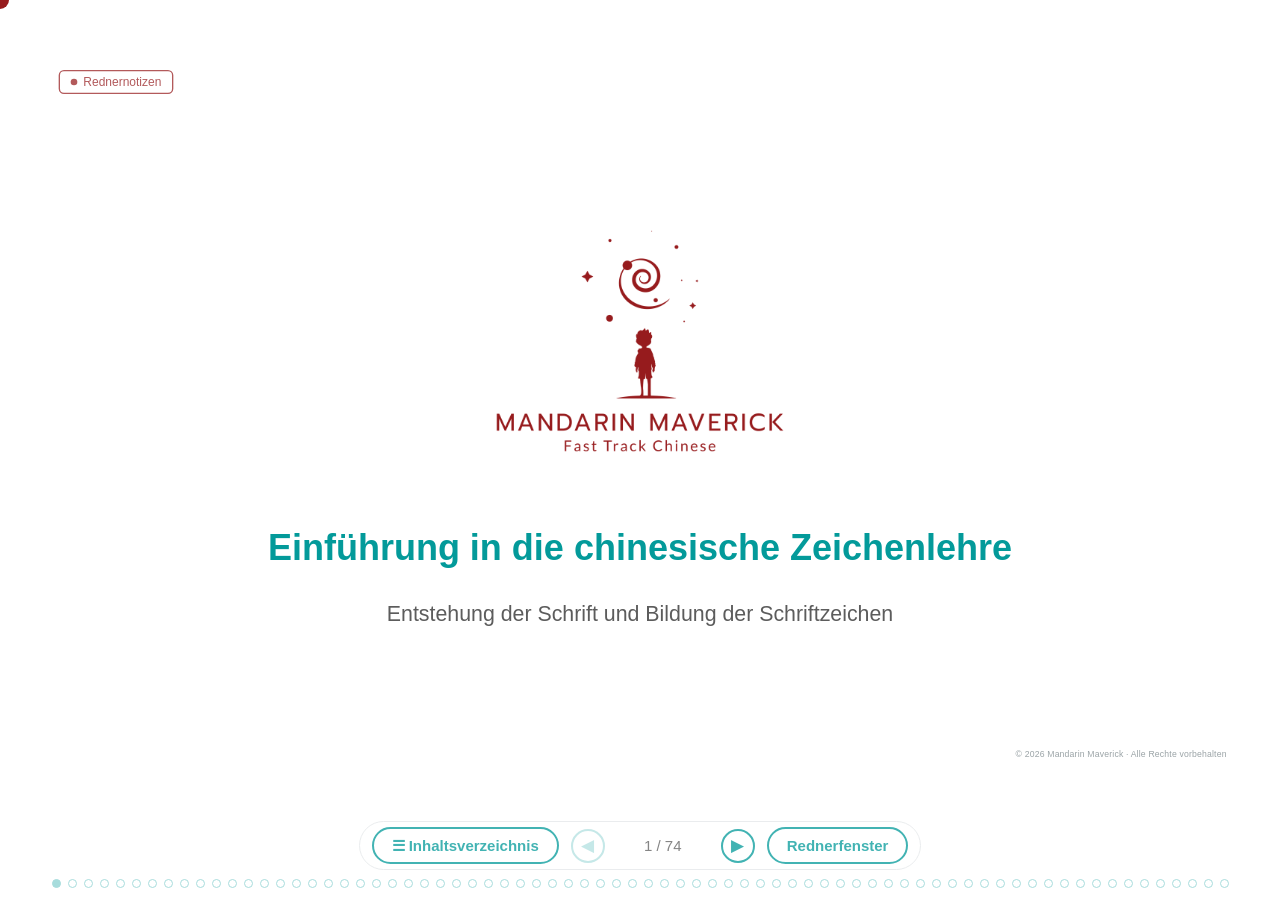
<file: index.html>
<!DOCTYPE html>
<html lang="de">
<head>
<meta charset="utf-8">
<meta name="viewport" content="width=device-width, initial-scale=1">
<title>Einführung in die chinesische Zeichenlehre</title>

<!--
  Mandarin Maverick – Fast Track Chinese
  Einführung in die chinesische Zeichenlehre
  Ablauf nach „Zeichenlehre-Einführung-2.pptx" (82 Folien).
  Lesekasten-Texte aus Rednernotizen-Lesekasten-Zeichenlehre_1.docx
  und -Teil2.docx.

  BEDIENUNG
    → / ← / Leertaste   blättern        L    roter Cursorpunkt aus/an
    Pos1 / Ende         Anfang / Ende   Esc  Kästen schließen
    I                   Inhaltsverzeichnis  N    Rednernotizen auf/zu
    #n                  Folie n direkt aufrufen
    R                   Rednerfenster öffnen (Notizen nur auf dem Laptop)

  REDNERNOTIZEN — oben links auf jeder Folie, bordeaux
    Stichphrasen zu dem, was zu der Folie gesagt werden soll. Sie stehen in
    rednernotizen.js, mit dem data-title der Folie als Schlüssel, und werden
    von dort auf jede Folie gesetzt — auch auf jede neu ergänzte. Im PDF-
    Export erscheinen sie nicht. Achtung: Am Beamer sieht das Publikum sie
    mit; sie sind ein Blick für den Redner, keine zweite Bildschirmfläche.

  Unten am Bildrand liegen zwei Zeilen Bedienoberfläche: die Steuerleiste
  mit „☰ Inhaltsverzeichnis“ und den beiden Pfeilen, darunter die Punkt-
  leiste mit einem Punkt je Folie. Beim Überfahren eines Punktes erscheint
  der Folientitel; die Marke schlägt am Fensterrand an und bleibt lesbar.
  Beides erscheint nicht im PDF-Export.

  LESEKASTEN — zwei Ebenen, wie in den Notizendokumenten angelegt
    Cursor über den Folientitel oder über „zusätzliche Info“  → Kurztext
    Klick auf „zusätzliche Info“ oder auf den Folientitel     → Kasten fest;
                                                               zweiter Klick
                                                               schließt ihn
    Klick auf „Klicke hier für vertiefende Informationen“     → Vertiefung
                                                               und Schlüsselbegriffe;
                                                               zweiter Klick
                                                               schließt sie
    data-folie verweist auf die Foliennummer der Original-PPTX.

  SPRUNGZIELE
    Das Inhaltsverzeichnis nennt seine Ziele über data-goto mit dem
    data-title der Zielfolie, nicht über eine Foliennummer. Wer Folien
    ergänzt oder streicht, muss das Verzeichnis deshalb nicht nachziehen —
    nur data-title darf sich nicht ändern.

  Die Foliennummer im Fuß ist die des neuen Ablaufs; der Lesekasten trägt
  zusätzlich die alte Nummer, damit sich beides gegenlesen lässt.
-->

<link rel="preconnect" href="https://fonts.googleapis.com">
<link rel="preconnect" href="https://fonts.gstatic.com" crossorigin>
<link rel="stylesheet"
      href="https://fonts.googleapis.com/css2?family=Noto+Serif+SC:wght@400;700&display=swap">

<link rel="stylesheet" href="theme.css">
</head>

<body>

<div class="mm-deck">
  <div class="mm-stage" id="mm-stage">

    <section class="mm-slide mm-slide--cover" data-title="Titel">
      <img class="mm-cover-logo"
           src="assets/logo/mm-logo-full-color.png"
           alt="Mandarin Maverick – Fast Track Chinese">
      <h1 class="mm-cover-title">Einführung in die chinesische Zeichenlehre</h1>
      <p class="mm-cover-meta">
        Entstehung der Schrift und Bildung der Schriftzeichen
      </p>
    </section>

<!-- ====================================================================
     INHALTSVERZEICHNIS

     Jeder Eintrag nennt sein Ziel über data-goto mit dem data-title der
     Zielfolie — nicht über eine Foliennummer. So bleibt das Verzeichnis
     richtig, wenn Folien dazukommen oder wegfallen.
     ==================================================================== -->

    <section class="mm-slide" data-title="Inhaltsverzeichnis">
      <h2 class="mm-slide-title">Inhaltsverzeichnis
        <span class="sub">Ein Klick führt zum Abschnitt · die Schaltfläche „☰ Inhaltsverzeichnis“ unten führt zurück</span></h2>
      <div class="mm-content">
        <div class="mm-toc">
          <button type="button" class="mm-toc-item" data-goto="Jiǎhú-Schrift">
            <span class="nr">I</span>
            <span class="t">Zeichen vor der Schrift</span>
            <span class="s"><span class="pinyin">Jiǎhú</span> · <span class="pinyin">Vinča</span> — Ornament oder Schrift?</span>
          </button>
          <button type="button" class="mm-toc-item" data-goto="Mesopotamien und Ägypten">
            <span class="nr">II</span>
            <span class="t">Die ersten Schriftsysteme</span>
            <span class="s">Keilschrift, Hieroglyphen, Papyrus</span>
          </button>
          <button type="button" class="mm-toc-item" data-goto="Ugarit und die Phönizier">
            <span class="nr">III</span>
            <span class="t">Die Erfindung des Alphabets</span>
            <span class="s">Ugarit, die Phönizier, der Weg nach Europa</span>
          </button>
          <button type="button" class="mm-toc-item" data-goto="Die chinesische Schrift 文字">
            <span class="nr">IV</span>
            <span class="t">Die chinesische Schrift</span>
            <span class="s"><span class="hanzi">文字</span> <span class="pinyin">wénzì</span> — Wörterbücher und Zeichenzahlen</span>
          </button>
          <button type="button" class="mm-toc-item" data-goto="Orakelknochenschrift 甲骨文">
            <span class="nr">Va</span>
            <span class="t">Entwicklungsstufen</span>
            <span class="s">Von der Orakelknochenschrift zur Bildschirmschrift</span>
          </button>
          <button type="button" class="mm-toc-item" data-goto="Zeitleiste der Schriften">
            <span class="nr">Vb</span>
            <span class="t">Zeitleiste der Schriften</span>
            <span class="s">Alle behandelten Schriften auf einer Achse</span>
          </button>
          <button type="button" class="mm-toc-item" data-goto="Pinsel und Papier">
            <span class="nr">VI</span>
            <span class="t">Pinsel und Papier</span>
            <span class="s">Das Material formt die Schrift · die vier Schätze</span>
          </button>
          <button type="button" class="mm-toc-item" data-goto="Kreation und Transformation">
            <span class="nr">VII</span>
            <span class="t">Die Bildung der Zeichen</span>
            <span class="s">Piktogramm, Ideogramm, Zusammensetzung, Phonogramm</span>
          </button>
          <button type="button" class="mm-toc-item" data-goto="Zeichen-Grundstriche">
            <span class="nr">VIII</span>
            <span class="t">Striche und Strichfolge</span>
            <span class="s">Grundstriche, Regeln, Praxis an <span class="hanzi">你</span> und <span class="hanzi">我</span></span>
          </button>
          <button type="button" class="mm-toc-item" data-goto="Was ist ein Radikal?">
            <span class="nr">IX</span>
            <span class="t">Radikale und Wörterbuch</span>
            <span class="s"><span class="hanzi">部首</span> <span class="pinyin">bùshǒu</span> · die Tafel der 214 Radikale</span>
          </button>
          <button type="button" class="mm-toc-item" data-goto="Der Umgang mit dem Wörterbuch">
            <span class="nr">X</span>
            <span class="t">Arbeit mit dem Wörterbuch</span>
            <span class="s">In vier Schritten zum unbekannten Zeichen</span>
          </button>
          <button type="button" class="mm-toc-item" data-goto="Kategorien im Überblick">
            <span class="nr">★</span>
            <span class="t">Die Kategorien im Überblick</span>
            <span class="s"><span class="hanzi">六书</span> <span class="pinyin">liùshū</span> — die sechs Bildungsarten</span>
          </button>
          <button type="button" class="mm-toc-item" data-goto="Zeichenschreibblatt">
            <span class="nr">★</span>
            <span class="t">Übungsblatt und Reader</span>
            <span class="s">Zum Ausdrucken und Nachlesen</span>
          </button>
          <button type="button" class="mm-toc-item" data-goto="Zusammenfassung">
            <span class="nr">★</span>
            <span class="t">Zusammenfassung</span>
            <span class="s">Alles Behandelte auf einen Blick</span>
          </button>
          <button type="button" class="mm-toc-item" data-goto="Quiz">
            <span class="nr">★</span>
            <span class="t">Drei Quizze</span>
            <span class="s">Folien · Infokasten · Vertiefung</span>
          </button>
          <button type="button" class="mm-toc-item" data-goto="HSK 3.0 – Material">
            <span class="nr">★</span>
            <span class="t">HSK 3.0 – Material</span>
            <span class="s">Wort-, Zeichen-, Grammatiklisten, Prüfungen</span>
          </button>
        </div>
      </div>
      <footer class="mm-footer"><span>Inhaltsverzeichnis</span><span class="mm-pageno"></span></footer>
      <img class="mm-logo-corner" src="assets/logo/mm-logo-symbol-color.png" alt="">
    </section>


<!-- ====================================================================
     AKT I · ZEICHEN VOR DER SCHRIFT
     ==================================================================== -->

<section class="mm-slide" data-title="Jiǎhú-Schrift" data-folie="1">
      <h2 class="mm-slide-title">Die älteste Schrift der Welt?
        <span class="sub"><span class="hanzi hanzi-inline">贾湖</span> <span class="pinyin">Jiǎhú</span> · Henan, ca. 6600 v. Chr.</span></h2>
      <div class="mm-content">
        <div class="mm-split">
          <div>
            <ul class="mm-list">
              <li class="de">Nur etwa <span class="strong">16 eingeritzte Markierungen</span> auf Schildkrötenpanzern und Knochen.</li>
              <li class="de">Es fehlen Zeichenreihen, Wiederholungen, ein erkennbares System.</li>
              <li class="de">Die Forschung spricht vorsichtiger von <span class="strong">Proto-Schrift</span>.</li>
            </ul>
          </div>
          <div class="mm-gallery mm-gallery--2-1">
            <figure class="mm-figure">
              <img src="bilder/China-Provinzen-Henan-Zhengzhou.png"
                   alt="Karte der chinesischen Provinzen, Hénán mit der Hauptstadt Zhèngzhōu hervorgehoben"
                   style="max-height:460px">
              <figcaption>Provinz <span class="hanzi">河南</span> <span class="pinyin">Hénán</span> mit <span class="pinyin">Zhèngzhōu</span></figcaption>
            </figure>
            <figure class="mm-figure">
              <img src="bilder/Jiahu-Schrift.png"
                   alt="Drei eingeritzte Markierungen aus den Jiǎhú-Funden"
                   style="max-height:420px">
              <figcaption>Ritzzeichen aus <span class="pinyin">Jiǎhú</span></figcaption>
            </figure>
          </div>
        </div>
      </div>
      <div class="mm-lk" data-folie="1">
        <button type="button" class="mm-lk-btn">zusätzliche Info</button>
        <div class="mm-lk-pop">
        <h3><span class="pinyin">Jiǎhú</span>-Zeichen – die Frage nach der ältesten Schrift</h3>
        <p class="lk-kurz">Die sogenannte <span class="hanzi">贾湖</span> <span class="pinyin">Jiǎhú</span>-Schrift aus der Provinz <span class="pinyin">Hénán</span> (ca. 6600 v. Chr.) wird gelegentlich als älteste Schrift der Welt bezeichnet. Belegt sind jedoch nur rund 16 eingeritzte Markierungen auf Schildkrötenpanzern und Knochen. Ob sie überhaupt Sprache abbilden, ist ungeklärt: Es fehlen Zeichenreihen, Wiederholungen und ein erkennbares System. Die Forschung spricht deshalb vorsichtiger von Proto-Schrift oder von Zeichenmarken.</p>
        <button type="button" class="lk-mehr">Klicke hier für vertiefende Informationen</button>
        <div class="lk-tief">
          <p><strong>Fundkontext.</strong> Die neolithische Siedlung <span class="hanzi">贾湖</span> <span class="pinyin">Jiǎhú</span> im Kreis <span class="pinyin">Wǔyáng</span>, Provinz <span class="hanzi">河南</span> <span class="pinyin">Hénán</span>, gehört zur <span class="pinyin">Péilǐgǎng</span>-Kultur (ca. 7000–5700 v. Chr.). Berühmt wurde der Ort auch durch die ältesten spielbaren Musikinstrumente der Welt – Flöten aus Kranichknochen – und durch den frühesten chemischen Nachweis eines vergorenen Getränks.</p>
          <p><strong>Der Befund.</strong> Einzelne Ritzungen ähneln optisch späteren Zeichen der Orakelknochenschrift, etwa <span class="hanzi">目</span> <span class="pinyin">mù</span> „Auge“ oder <span class="hanzi">日</span> <span class="pinyin">rì</span> „Sonne“. Zwischen <span class="pinyin">Jiǎhú</span> und den ersten gesicherten chinesischen Schriftzeugnissen (ca. 1250 v. Chr.) liegen aber über fünftausend Jahre ohne nachweisbare Überlieferungskette. Eine direkte Abstammung lässt sich daher nicht behaupten.</p>
          <p>Was macht Schrift zur Schrift? In der Schriftforschung gelten vier Kriterien: (1) ein konventionalisierter, begrenzter Zeichenvorrat, (2) die feste Bindung an eine bestimmte Sprache, (3) die Verkettung von Zeichen zu Reihen (Syntax), (4) die regelhafte Wiederverwendung derselben Zeichen. <span class="pinyin">Jiǎhú</span> erfüllt allenfalls das erste Kriterium ansatzweise.</p>
          <p><strong>Epochenbegriffe.</strong> Die Urgeschichte (Vorgeschichte, Prähistorie) reicht von den ersten Steinwerkzeugen vor rund 2,5 Millionen Jahren bis zum – regional sehr unterschiedlichen – Einsetzen von Schriftzeugnissen; sie wird ausschließlich archäologisch erschlossen. In der Frühgeschichte liegen Schriftquellen vor, ergeben aber ohne Archäologie noch kein hinreichendes Geschichtsbild. Erst in der Geschichte im engeren Sinne überwiegt die Auswertung schriftlicher Quellen. Der Beginn der Schrift ist damit zugleich eine Epochengrenze der Menschheitsgeschichte.</p>
        </div>
        <ul class="lk-begriffe">
          <li>Proto-Schrift – Zeichengebrauch ohne nachweisbare Bindung an eine Sprache</li>
          <li><span class="pinyin">Péilǐgǎng</span>-Kultur – neolithische Kultur am Gelben Fluss, ca. 7000–5700 v. Chr.</li>
          <li>Urgeschichte / Frühgeschichte / Geschichte i. e. S. – Epochengliederung nach Quellenlage</li>
        </ul>
        </div>
      </div>
      <footer class="mm-footer"><span>Akt I · Zeichen vor der Schrift</span><span class="mm-pageno">Seite 2 von 82</span></footer>
      <img class="mm-logo-corner" src="assets/logo/mm-logo-symbol-color.png" alt="">
    </section>
    <section class="mm-slide" data-title="Vinča-Zeichen" data-folie="2">
      <h2 class="mm-slide-title">Ornament oder Schrift?
        <span class="sub"><span class="pinyin">Vinča</span> · Südosteuropa, ca. 5300 v. Chr.</span></h2>
      <div class="mm-content">
        <!-- Die Karte trägt die Folie und bekommt deshalb die ganze rechte
             Spalte; die Zeichenprobe steht als schmaler Streifen unter dem
             Text. Vorher teilten sich beide die Spalte, und die Karte war
             halb so groß. -->
        <div class="mm-split">
          <div>
            <ul class="mm-list">
              <li class="de"><span class="strong">85 %</span> der Funde tragen nur ein einziges Zeichen.</li>
              <li class="de">In den seltenen Zeichenreihen wiederholen sich die Symbole kaum.</li>
              <li class="de">Wahrscheinlicher: geometrische Muster, Besitzer- oder Kultmarken.</li>
            </ul>
            <figure class="mm-figure mm-zoom" style="margin-top:32px">
              <img src="bilder/Vinca-Schrift.JPG"
                   alt="Artefakt mit Zeichen der Vinča-Kultur"
                   style="max-height:150px">
              <figcaption>Zeichen der Vinča-Kultur</figcaption>
            </figure>
          </div>
          <figure class="mm-figure mm-figure--center">
            <img src="assets/neu/vinca-karte.png"
                 alt="Europakarte mit Südosteuropa; Ausschnitt Balkan mit dem Gebiet der Vinča-Kultur an der mittleren Donau und den Fundorten Vinča bei Belgrad und Tărtăria"
                 style="width:960px;height:auto">
            <figcaption>Die Vinča-Kultur an der mittleren Donau — Fundorte Vinča (bei Belgrad, Serbien) und Tărtăria (Rumänien)</figcaption>
          </figure>
        </div>
      </div>
      <div class="mm-lk" data-folie="2">
        <button type="button" class="mm-lk-btn">zusätzliche Info</button>
        <div class="mm-lk-pop">
        <h3>Vinča-Zeichen – Ornament oder Schrift?</h3>
        <p class="lk-kurz">Die Vinča-Zeichen (ca. 5300 v. Chr.) stammen aus Südosteuropa; der namengebende Fundort Vinča ist heute ein Vorort von Belgrad, der Hauptstadt Serbiens. Auch hier ist umstritten, ob es sich um Schrift handelt: 85 % der Funde tragen nur ein einziges Zeichen, und in den seltenen Zeichenreihen wiederholen sich die Symbole kaum. Wahrscheinlicher sind geometrische Muster, Besitzer- oder Kultmarken auf Skulpturen und Kultgegenständen.</p>
        <button type="button" class="lk-mehr">Klicke hier für vertiefende Informationen</button>
        <div class="lk-tief">
          <p><strong>Die Vinča-Kultur (ca.</strong> 5400–4500 v. Chr.) erstreckte sich über das heutige Serbien, Rumänien, Bulgarien und Ungarn. Sie war metallurgisch weit entwickelt und hinterließ Tausende von Tonfiguren. Rund 210 verschiedene Zeichenformen sind katalogisiert.</p>
          <p>Die Tărtăria-Täfelchen, 1961 in Rumänien gefunden, gelten als spektakulärster Beleg. Da sie jedoch nur wenige Zeichen tragen und der Fundkontext umstritten ist, tragen sie zur Beweisführung wenig bei.</p>
          <p><strong>Das methodische Problem ist dasselbe wie bei <span class="pinyin">Jiǎhú</span>:</strong> Ohne längere Zeichenketten lässt sich nicht prüfen, ob die Zeichen Sprache kodieren. Der von Marija Gimbutas geprägte Begriff einer „alteuropäischen Schrift“ wird in der Fachwissenschaft überwiegend abgelehnt.</p>
          <p><strong>Didaktischer Ertrag.</strong> <span class="pinyin">Jiǎhú</span> und Vinča zeigen: Zeichen sind älter als Schrift. Menschen markieren, zählen und symbolisieren seit dem Neolithikum – Schrift entsteht erst, wenn Zeichen an gesprochene Sprache gekoppelt werden.</p>
        </div>
        <ul class="lk-begriffe">
          <li>Vinča – Fundort bei Belgrad (Serbien), Namensgeber der Kultur</li>
          <li>Tărtăria-Täfelchen – drei Tontafeln mit Zeichen, Rumänien 1961</li>
          <li>Zeichenmarke vs. Schriftzeichen – Markierung ohne Sprachbezug vs. sprachgebundenes Zeichen</li>
        </ul>
        </div>
      </div>
      <footer class="mm-footer"><span>Akt I · Zeichen vor der Schrift</span><span class="mm-pageno">Seite 3 von 82</span></footer>
      <img class="mm-logo-corner" src="assets/logo/mm-logo-symbol-color.png" alt="">
    </section>


<!-- ====================================================================
     AKT II · DIE ERSTEN SCHRIFTSYSTEME
     ==================================================================== -->

<section class="mm-slide" data-title="Mesopotamien und Ägypten" data-folie="3">
      <h2 class="mm-slide-title">Zweimal erfunden
        <span class="sub">Keilschrift ca. 3300 v. Chr. · Hieroglyphen ca. 3200 v. Chr.</span></h2>
      <div class="mm-content">
        <div class="mm-split mm-split--wide">
          <div>
            <ul class="mm-list">
              <li class="de">Die <span class="strong">Keilschrift</span> entsteht bei den Sumerern in Mesopotamien — dem heutigen Irak.</li>
              <li class="de">Die <span class="strong">Hieroglyphen</span> entstehen in Ägypten.</li>
              <li class="de">Auslöser war die Verwaltung: Besitz und Abgaben ließen sich nicht mehr aus dem Gedächtnis regeln.</li>
            </ul>
          </div>
          <div class="mm-gallery mm-gallery--2">
            <figure class="mm-figure">
              <span class="mm-markbox">
                <img src="bilder/Mittlerer-Orient.png"
                     alt="Karte des Mittleren Ostens, Ägypten hervorgehoben"
                     style="max-height:400px">
                <span class="mm-mark" style="left:2%; top:58%; width:24%; height:39%"></span>
              </span>
              <figcaption>Ägypten — Hieroglyphen ab ca. 3200 v. Chr.</figcaption>
            </figure>
            <figure class="mm-figure">
              <span class="mm-markbox">
                <img src="bilder/Karte_Mesopotamien.png"
                     alt="Karte des Zweistromlands, Mesopotamien hervorgehoben"
                     style="max-height:400px">
                <span class="mm-mark" style="left:22%; top:43%; width:69%; height:38%; --mm-mark-drehung:24deg"></span>
              </span>
              <figcaption>Mesopotamien — Keilschrift ab ca. 3300 v. Chr.</figcaption>
            </figure>
          </div>
        </div>
      </div>
      <div class="mm-lk" data-folie="3">
        <button type="button" class="mm-lk-btn">zusätzliche Info</button>
        <div class="mm-lk-pop">
        <h3>Die ersten Schriftsysteme: Mesopotamien und Ägypten</h3>
        <p class="lk-kurz">Weitgehend anerkannt ist, dass die ersten voll entwickelten Schriften bei den Sumerern in Mesopotamien (≈ heutiger Irak) und in Ägypten entstanden: die Keilschrift um ca. 3300 v. Chr., die Hieroglyphen um ca. 3200 v. Chr. Auslöser war die Verwaltung: Besitzverhältnisse und Abgaben ließen sich in wachsenden Städten nicht mehr mündlich und aus dem Gedächtnis regeln. Der Mensch begann Buch zu führen.</p>
        <button type="button" class="lk-mehr">Klicke hier für vertiefende Informationen</button>
        <div class="lk-tief">
          <p><strong>Datierung.</strong> Die früher verbreitete Angabe „ca. 5000 v. Chr.“ ist überholt. Die ältesten beschrifteten Tontafeln stammen aus der Schicht Uruk IV (ca. 3300 v. Chr.); die ältesten ägyptischen Hieroglyphen aus dem Grab U-j in Abydos (ca. 3200 v. Chr.). Die Kulturen der Akkader, Babylonier und Assyrer übernahmen die Keilschrift später von den Sumerern.</p>
          <p><strong>Vorgeschichte der Keilschrift.</strong> Bereits ab ca. 8000 v. Chr. verwendete man im Vorderen Orient kleine Tonmarken (tokens) als Zählsteine. Sie wurden in Tonhüllen (bullae) eingeschlossen und außen abgebildet – der Schritt vom dreidimensionalen Rechenstein zur zweidimensionalen Zeichnung. Aus diesen Abdrücken entstanden Piktogramme auf Tafeln.</p>
          <p>Wie oft wurde Schrift erfunden? Man rechnet mit drei bis vier voneinander unabhängigen Erfindungen: Mesopotamien (ca. 3300 v. Chr.), Ägypten (ca. 3200 v. Chr., ggf. durch Mesopotamien angeregt), China (ca. 1250 v. Chr.) und Mesoamerika (ca. 900–600 v. Chr.). Alle anderen Schriften der Welt sind Übernahmen oder Anregungen aus diesen Zentren.</p>
          <p><strong>Gemeinsames Motiv.</strong> In allen Fällen steht am Anfang nicht die Literatur, sondern die Buchhaltung: Ein- und Ausgaben, Rationen, Tempelbesitz. Ihre schriftliche Fixierung half, Interessen auseinanderzuhalten und Rechtsstreitigkeiten vorzubeugen.</p>
        </div>
        <ul class="lk-begriffe">
          <li>Mesopotamien – „Land zwischen den Strömen“ (Euphrat und Tigris), heute Irak</li>
          <li>Uruk IV – archäologische Schicht mit den ältesten Schrifttafeln</li>
          <li>Tokens / Bullae – Zählsteine und ihre Tonhüllen als Vorstufe der Schrift</li>
        </ul>
        </div>
      </div>
      <footer class="mm-footer"><span>Akt II · Die ersten Schriftsysteme</span><span class="mm-pageno">Seite 4 von 82</span></footer>
      <img class="mm-logo-corner" src="assets/logo/mm-logo-symbol-color.png" alt="">
    </section>
    <section class="mm-slide" data-title="Keilschrift: Technik" data-folie="4">
      <h2 class="mm-slide-title">Ein Schilfrohr im feuchten Ton
        <span class="sub">Schrift als Instrument der Verwaltung, nicht der Dichtung</span></h2>
      <div class="mm-content">
        <div class="mm-split">
          <div>
            <ul class="mm-list">
              <li class="de">Das angeschrägte Ende eines Schilfrohrs wird in weichen Ton gedrückt — daher der keilförmige Abdruck.</li>
              <li class="de">Die Tafeln zeigen: <span class="strong">Rechensystem, Zahlungsmittel, Zinsen, Darlehen</span>.</li>
              <li class="de">Auch Eigentumsurkunden sind belegt.</li>
            </ul>
          </div>
          <div class="mm-gallery mm-gallery--2">
            <figure class="mm-figure">
              <img src="bilder/Mesopotanische-Keilschrift.png"
                   alt="Freigestellte Tontafel mit Keilschrift" style="max-height:470px">
              <figcaption>Tontafel mit Keilschrift</figcaption>
            </figure>
            <figure class="mm-figure">
              <img src="assets/neu/schilfrohr-keil.svg"
                   alt="Zeichnung: schräg abgeschnittenes Schilfrohr drückt keilförmige Abdrücke in feuchten Ton" style="width:520px;height:auto">
              <figcaption>Die Technik: schräg abgeschnittenes Rohr, gedrückt — nicht gezogen</figcaption>
            </figure>
          </div>
        </div>
      </div>
      <div class="mm-lk" data-folie="4">
        <button type="button" class="mm-lk-btn">zusätzliche Info</button>
        <div class="mm-lk-pop">
        <h3>Keilschrift: Technik, Wirtschaft und Verwaltung</h3>
        <p class="lk-kurz">Mit dem angeschrägten Ende eines Schilfrohrs wurden Zeichen in feuchten Ton gedrückt – daher die keilförmigen Abdrücke. Die Tafeln zeigen, dass die Sumerer ein Rechensystem und Zahlungsmittel besaßen, Zinsen und Darlehen kannten und Eigentumsurkunden ausstellten. Schrift entstand hier als Instrument der Verwaltung, nicht der Dichtung.</p>
        <button type="button" class="lk-mehr">Klicke hier für vertiefende Informationen</button>
        <div class="lk-tief">
          <p><strong>Vom Bild zum Keil.</strong> Anfangs wurden Zeichen mit einem spitzen Griffel in den Ton geritzt. Da geschwungene Linien den Ton aufwerfen, ging man zum Eindrücken eines kantigen Griffels über. Aus Bildern wurden Kombinationen keilförmiger Grundeinheiten – die Bildhaftigkeit ging verloren, die Schreibgeschwindigkeit stieg. Ein Materialzwang veränderte das Aussehen der Schrift; dasselbe Phänomen begegnet später in China beim Übergang zu Pinsel und Papier.</p>
          <p><strong>Das Rebusprinzip.</strong> Entscheidend war der Schritt vom Bild zum Laut: Ein Zeichen wurde nicht mehr für seine Bedeutung, sondern für seinen Klang verwendet – so wie im Deutschen ein Auge plus eine Nadel „Augnadel“ ergäbe. Damit konnte man Namen und abstrakte Wörter schreiben. Aus der Keilschrift wurde ein gemischtes Logogramm-Silben-System mit rund 600 gebräuchlichen Zeichen.</p>
          <p><strong>Das Sexagesimalsystem.</strong> Die Sumerer rechneten im Sechzigersystem. Es lebt bis heute in Stunde, Minute, Sekunde und in der Kreisteilung in 360 Grad fort.</p>
          <p><strong>Reichweite und Ende.</strong> Die Keilschrift wurde über 3000 Jahre für sehr verschiedene Sprachen genutzt: Sumerisch, Akkadisch, Elamisch, Hethitisch, Altpersisch. Entziffert wurde sie im 19. Jahrhundert – Georg Friedrich Grotefend und Henry Rawlinson (Behistun-Inschrift). Die letzte bekannte Keilschrifttafel datiert um 75 n. Chr.</p>
        </div>
        <ul class="lk-begriffe">
          <li>Rebusprinzip – Verwendung eines Zeichens wegen seines Lautwerts, nicht seiner Bedeutung</li>
          <li>Sexagesimalsystem – Zahlensystem zur Basis 60</li>
          <li>Behistun-Inschrift – dreisprachige Felsinschrift, Schlüssel zur Entzifferung</li>
        </ul>
        </div>
      </div>
      <footer class="mm-footer"><span>Akt II · Die ersten Schriftsysteme</span><span class="mm-pageno">Seite 5 von 82</span></footer>
      <img class="mm-logo-corner" src="assets/logo/mm-logo-symbol-color.png" alt="">
    </section>
    <section class="mm-slide" data-title="Hieroglyphen" data-folie="5">
      <h2 class="mm-slide-title">Heilige eingemeißelte Zeichen
        <span class="sub">Griechisch „heilige Einmeißelungen" · ägyptisch <em>medu netjer</em> — „Gottesworte"</span></h2>
      <div class="mm-content">
        <div class="mm-split">
          <div>
            <ul class="mm-list">
              <li class="de">Nach ägyptischer Vorstellung eine Gabe des Gottes <span class="strong">Thot</span>.</li>
              <li class="de">In Stein gemeißelt auf Tempelwänden, Obelisken und Sarkophagen.</li>
              <li class="de">Zuerst eine <span class="strong">sakrale Monumentalschrift</span> — an die Götter gerichtet.</li>
              <li class="de">Keine reine Bilderschrift: Viele Zeichen tragen einen <span class="strong">Lautwert</span>.</li>
            </ul>
          </div>
          <div>
            <figure class="mm-figure">
              <img src="bilder/Hieroglyphen.jpg"
                   alt="Wand mit ägyptischen Hieroglyphen" style="max-height:300px">
              <figcaption>Tempelwand mit Gottesworten</figcaption>
            </figure>
            <figure class="mm-figure" style="margin-top:20px">
              <img src="assets/neu/hieroglyphen-lautwerte.png" alt="Vier Hieroglyphen mit Lautwert: Mund = r, Wasser = n, Eule = m, Haus = pr" style="width:100%;height:auto">
            </figure>
          </div>
        </div>
      </div>
      <div class="mm-lk" data-folie="5">
        <button type="button" class="mm-lk-btn">zusätzliche Info</button>
        <div class="mm-lk-pop">
        <h3>Ägyptische Hieroglyphen – „heilige Einritzungen“</h3>
        <p class="lk-kurz">Das griechische Wort <span class="pinyin">hieroglyphiká</span> <span class="pinyin">grámmata</span> bedeutet „heilige eingeritzte Zeichen“; die ägyptische Eigenbezeichnung lautete mdw nṯr – „Gottesworte“. Nach ägyptischer Vorstellung war die Schrift eine Gabe des Gottes Thot, der sie den Menschen beibrachte. In Stein gemeißelt auf Tempelwänden, Obelisken und Sarkophagen richteten sich die Ägypter an ihre Götter: Hieroglyphen waren zuerst eine sakrale Monumentalschrift.</p>
        <button type="button" class="lk-mehr">Klicke hier für vertiefende Informationen</button>
        <div class="lk-tief">
          <p><strong>Kein reines Bilderschriftsystem.</strong> Der Eindruck einer reinen Bilderschrift täuscht. Bereits die frühesten Hieroglyphen verbinden drei Zeichentypen: Phonogramme (Lautzeichen für einen, zwei oder drei Konsonanten), Logogramme (Wortzeichen) und Determinative (stumme Deutzeichen, die das Bedeutungsfeld angeben). Diese Dreiteilung entspricht strukturell dem, was in China Signifikum und Phonetikum leisten.</p>
          <p><strong>Keine Vokale.</strong> Geschrieben wurden nur Konsonanten. Die heute übliche Aussprache ägyptischer Namen ist eine Hilfskonstruktion mit eingefügtem „e“.</p>
          <p><strong>Leserichtung.</strong> Hieroglyphen konnten von links nach rechts, von rechts nach links oder in Kolumnen geschrieben werden. Die Blickrichtung der abgebildeten Menschen und Tiere zeigt an, wo die Zeile beginnt – man liest den Figuren „entgegen“.</p>
          <p><strong>Ästhetik als Prinzip.</strong> Die Zeichen wurden in quadratische Gruppen gesetzt und der Architektur angepasst. Schrift war in Ägypten immer auch Bildkunst – ein Zug, der sie mit der chinesischen Kalligraphie verbindet.</p>
          <p><strong>Entzifferung.</strong> Der 1799 gefundene Stein von Rosette mit einem dreifach geschriebenen Text (Hieroglyphen, Demotisch, Griechisch) ermöglichte Jean-François Champollion 1822 die Entzifferung.</p>
        </div>
        <ul class="lk-begriffe">
          <li>Thot – ibisköpfiger Gott der Schrift und Weisheit</li>
          <li>Determinativ – nicht gesprochenes Zeichen zur Bedeutungsklärung</li>
          <li>Stein von Rosette – dreisprachige Stele, 1799, Schlüssel zur Entzifferung</li>
        </ul>
        </div>
      </div>
      <footer class="mm-footer"><span>Akt II · Die ersten Schriftsysteme</span><span class="mm-pageno">Seite 6 von 82</span></footer>
      <img class="mm-logo-corner" src="assets/logo/mm-logo-symbol-color.png" alt="">
    </section>
    <section class="mm-slide" data-title="Vom Bild zum Laut" data-folie="6">
      <h2 class="mm-slide-title">Vom Bild zum Laut
        <span class="sub">Eine Hieroglyphe steht für ein Wort — oder für einen einzelnen Laut</span></h2>
      <div class="mm-content">
        <div class="mm-split">
          <div>
            <ul class="mm-list">
              <li class="de">Mit dem Verwaltungsbedarf wächst der Druck: Es wird eine <span class="strong">raschere Form des Schreibens</span> gebraucht.</li>
              <li class="de">Deshalb erhalten Zeichen eine <span class="strong">lautliche Zuordnung</span> — ein Zeichen entspricht einem Laut.</li>
              <li class="de">Eine Hieroglyphe ist damit Symbol für ein Wort <em>oder</em> für einen Laut: ein <span class="strong">Phonogramm</span>.</li>
              <li class="de">In dieser Funktion sind Hieroglyphen den <span class="strong">Buchstaben der Alphabetschriften</span> vergleichbar.</li>
            </ul>
            <p class="de mm-caption">Weil das Meißeln zu umständlich blieb, entsteht ab dem
              2. Jahrtausend v. Chr. die hieratische Kursive — die nächste Folie.</p>
          </div>
          <figure class="mm-figure">
            <img src="assets/neu/bild-und-laut.png"
                 alt="Das Hauszeichen als Bild (Haus) und als Laut pr im Wort pri, herausgehen; dazu das Rebus Ei + Meer = Eimer" style="width:880px;height:auto">
            <figcaption>Doppelnatur: dasselbe Zeichen als Bild und als Laut</figcaption>
          </figure>
        </div>
      </div>
      <footer class="mm-footer"><span>Akt II · Die ersten Schriftsysteme</span><span class="mm-pageno"></span></footer>
      <img class="mm-logo-corner" src="assets/logo/mm-logo-symbol-color.png" alt="">
    </section>
    <section class="mm-slide" data-title="Hieratisch und demotisch" data-folie="6">
      <h2 class="mm-slide-title">Drei Register einer Schrift
        <span class="sub">Monumental, Verwaltung, Alltag — nebeneinander, nicht nacheinander</span></h2>
      <div class="mm-content">
        <div class="mm-split">
          <div>
            <ul class="mm-list">
              <li class="de"><span class="strong">Hieratisch</span>: Kursive mit dem Binsenpinsel auf Papyrus, für Verwaltung und Religion.</li>
              <li class="de"><span class="strong">Demotisch</span>: ab dem 7. Jahrhundert v. Chr., noch stärker abgekürzt.</li>
              <li class="de">Die Zeichen werden stilisierter — die Schrift verliert an Bildhaftigkeit, gewinnt an Tempo.</li>
            </ul>
          </div>
          <figure class="mm-figure ">
            <img src="bilder/Hieroglyphen-hieratische-Zeichen.jpg" alt="Hieratische Zeichen auf Papyrus">
          </figure>
        </div>
      </div>
      <div class="mm-lk" data-folie="6">
        <button type="button" class="mm-lk-btn">zusätzliche Info</button>
        <div class="mm-lk-pop">
        <h3>Von der Bildhaftigkeit zur Lautschrift: hieratisch und demotisch</h3>
        <p class="lk-kurz">Monumentale Hieroglyphen waren umständlich und zeitraubend. Für den Alltag entstand deshalb die hieratische Schrift, eine mit dem Binsenpinsel auf Papyrus geschriebene Kursive. Ab dem 7. Jahrhundert v. Chr. kam mit dem Demotischen eine weitere, noch stärker abgekürzte Variante hinzu, die zugleich eine eigene Sprachstufe abbildete. Die Zeichen wurden stilisierter und abstrakter – die Schrift verlor an Bildhaftigkeit und gewann an Genauigkeit und Tempo.</p>
        <button type="button" class="lk-mehr">Klicke hier für vertiefende Informationen</button>
        <div class="lk-tief">
          <p><strong>Drei Register einer Schrift.</strong> Hieroglyphisch (Stein, sakral, repräsentativ), hieratisch (Papyrus, Verwaltung und Religion), demotisch (Alltag, Recht, Wirtschaft) existierten nebeneinander – nicht nacheinander. Die hieratische Schrift ist bereits seit der 1. Dynastie (um 3000 v. Chr.) belegt, nicht erst ab dem 2. Jahrtausend.</p>
          <p><strong>Warum drei? Funktionsvielfalt erzeugt Stilvielfalt.</strong> Genau dieselbe Aufspaltung findet sich später in China: Siegelschrift für Repräsentation, Kanzleischrift für Verwaltung, Kursive für den privaten Gebrauch.</p>
          <p><strong>Erfolg des Systems.</strong> Das ägyptische Schriftsystem blieb über 3000 Jahre in seinen Grundzügen stabil. Eine Hieroglyphe konnte ein ganzes Wort oder einen einzelnen Laut wiedergeben; einige Einkonsonantenzeichen sind den Buchstaben der Alphabetschriften unmittelbar vergleichbar – aus ihnen entwickelte sich später tatsächlich das Alphabet.</p>
          <p><strong>Das Ende.</strong> Die letzte datierte Hieroglypheninschrift stammt von 394 n. Chr. aus Philae; die letzte demotische von 452 n. Chr. Das Koptische schrieb Ägyptisch schließlich mit griechischen Buchstaben – die Kenntnis der Hieroglyphen ging für 1400 Jahre verloren.</p>
        </div>
        <ul class="lk-begriffe">
          <li>hieratisch – Priesterkursive, mit Binsenpinsel auf Papyrus</li>
          <li>demotisch – „volkstümliche“ Gebrauchsschrift ab ca. 650 v. Chr.</li>
          <li>Koptisch – Ägyptisch in griechischer Buchstabenschrift, ab dem 3. Jh. n. Chr.</li>
        </ul>
        </div>
      </div>
      <footer class="mm-footer"><span>Akt II · Die ersten Schriftsysteme</span><span class="mm-pageno">Seite 7 von 82</span></footer>
      <img class="mm-logo-corner" src="assets/logo/mm-logo-symbol-color.png" alt="">
    </section>
    <section class="mm-slide" data-title="Papyrus: Herstellung">
      <h2 class="mm-slide-title">Der Beschreibstoff Papyrus
        <span class="sub">Die Stängel der Papyrospflanze werden zerfasert</span></h2>
      <!-- Beide Bilder nebeneinander über die ganze Satzbreite: übereinander
           in einer Spalte blieb für jedes nur ein Drittel der Höhe. Der Text
           rückt darunter und wird knapper gesetzt. -->
      <div class="mm-content mm-content--stapel">
        <div class="mm-gallery mm-gallery--2">
          <figure class="mm-figure mm-zoom">
            <img src="assets/pptx/f07-1.jpg" alt="Papyrospflanze" style="height:485px;width:auto">
            <figcaption>Die Papyrospflanze — die Stängel werden geschält und in
              dünne Streifen zerfasert</figcaption>
          </figure>
          <figure class="mm-figure mm-zoom">
            <img src="assets/pptx/f07-2.jpg" alt="Fertiges Papyrusblatt" style="height:485px;width:auto">
            <figcaption>Das Blatt — kreuzweise gelegte Fasern, gepresst und
              getrocknet</figcaption>
          </figure>
        </div>
        <ul class="mm-list mm-list--knapp">
          <li class="de">Die Stängel werden geschält, in dünne Streifen zerfasert und kreuzweise gelegt.</li>
          <li class="de">Gepresst und getrocknet verbinden sich die Fasern zu einem Blatt.</li>
          <li class="de">Papyrus bleibt für drei Jahrtausende der Schreibstoff des Mittelmeerraums.</li>
        </ul>
      </div>
      <footer class="mm-footer"><span>Akt II · Die ersten Schriftsysteme</span><span class="mm-pageno">Seite 8 von 82</span></footer>
      <img class="mm-logo-corner" src="assets/logo/mm-logo-symbol-color.png" alt="">
    </section>
    <section class="mm-slide" data-title="Papyrus: Blatt">
      <h2 class="mm-slide-title">Das fertige Blatt
        <span class="sub">Ergebnis der Herstellung: ein Bogen Papyrus — beschrieben und aus der Nähe</span></h2>
      <div class="mm-content">
        <div class="mm-gallery mm-gallery--2">
          <figure class="mm-figure mm-zoom">
            <img src="assets/neu/rhind.jpg" alt="Papyrus Rhind: beschriebener Papyrus mit Rechenaufgaben in hieratischer Schrift" style="height:520px;width:auto">
            <figcaption>Papyrus Rhind (um 1550 v. Chr.) — Rechenaufgaben in hieratischer Schrift; Bild: gemeinfrei</figcaption>
          </figure>
          <figure class="mm-figure mm-zoom">
            <img src="assets/neu/papyrus-fasern.jpg" alt="Nahaufnahme eines Papyrusbogens: waagerechte und senkrechte Faserlagen" style="height:520px;width:auto">
            <figcaption>Nahaufnahme: die kreuzweise gelegten Faserlagen</figcaption>
          </figure>
        </div>
      </div>
      <footer class="mm-footer"><span>Akt II · Die ersten Schriftsysteme</span><span class="mm-pageno">Seite 9 von 82</span></footer>
      <img class="mm-logo-corner" src="assets/logo/mm-logo-symbol-color.png" alt="">
    </section>


<!-- ====================================================================
     AKT III · DIE ERFINDUNG DES ALPHABETS
     ==================================================================== -->

<section class="mm-slide" data-title="Ugarit und die Phönizier" data-folie="9">
      <h2 class="mm-slide-title">Die Erfindung des Alphabets
        <span class="sub">Ugarit um 1500 v. Chr. · phönizisches Abjad ab ca. 1050 v. Chr.</span></h2>
      <div class="mm-content">
        <div class="mm-split">
          <div>
            <ul class="mm-list">
              <li class="de">In Ugarit entsteht ein Alphabet aus <span class="strong">30 Keilschriftzeichen</span>.</li>
              <li class="de">Verbreitet wird das Prinzip durch die <span class="strong">Phönizier</span> — ein Seefahrervolk.</li>
              <li class="de">Ihr Alphabet aus <span class="strong">22 Zeichen</span> kennt keine Vokale.</li>
            </ul>
          </div>
          <!-- Die Markbox schrumpft auf das Bild, deshalb sitzt die
               Unterschrift von selbst mittig darunter, sobald beide
               zentriert sind. -->
          <figure class="mm-figure mm-figure--center" style="justify-content:flex-start">
            <span class="mm-markbox" style="margin:0 auto">
              <img src="bilder/Ugarit-Karte.png"
                   alt="Karte des Alten Orients, Ugarit an der syrischen Küste hervorgehoben"
                   style="max-height:640px">
              <span class="mm-mark" style="left:34%; top:38%; width:11%; height:11%"></span>
            </span>
            <figcaption><span class="strong">Ugarit</span> (Ras Schamra) an der syrischen Küste</figcaption>
          </figure>
        </div>
      </div>
      <div class="mm-lk" data-folie="9">
        <button type="button" class="mm-lk-btn">zusätzliche Info</button>
        <div class="mm-lk-pop">
        <h3>Die Erfindung des Alphabets und die Phönizier</h3>
        <p class="lk-kurz">Um 1500 v. Chr. entstand in Ugarit an der syrischen Küste ein Alphabet aus 30 Keilschriftzeichen – eine der frühesten alphabetischen Schriften überhaupt. Verbreitet wurde das Prinzip jedoch durch die Phönizier, ein Seefahrervolk im Gebiet des heutigen Syrien und Libanon. Ihr Alphabet aus 22 Zeichen kannte keine Vokale. Die Phönizier zerlegten ihre Sprache in Laute, ordneten ihnen Buchstaben zu und konnten sie beim Lesen wieder in Laute zurückverwandeln.</p>
        <button type="button" class="lk-mehr">Klicke hier für vertiefende Informationen</button>
        <div class="lk-tief">
          <p><strong>Wichtige Präzisierung.</strong> Das ugaritische Alphabet ist nach heutigem Forschungsstand nicht der Vorgänger des phönizischen, sondern eine eigenständige Parallelentwicklung. Der gemeinsame Ursprung liegt in der protosinaitischen Schrift (ca. 1900–1700 v. Chr., Serabit el-Chadim auf dem Sinai und Wadi el-Hol in Ägypten): Semitische Arbeiter übernahmen ägyptische Hieroglyphen und gaben ihnen nach dem akrophonen Prinzip neue Lautwerte.</p>
          <p><strong>Akrophonie.</strong> Ein Bildzeichen steht für den Anlaut seines semitischen Namens: Das Bild eines Rinderkopfes (ʾalp „Rind“) steht für den Laut /ʾ/, das Bild eines Hauses (bet) für /b/. Aus rund 30 Zeichen wird so ein vollständiges Schriftsystem.</p>
          <p><strong>Abjad statt Alphabet.</strong> Das phönizische System (ab ca. 1050 v. Chr.) notiert nur Konsonanten; man nennt es fachsprachlich Abjad. Erst die Griechen ergänzten Vokalzeichen und schufen damit das Alphabet im engeren Sinne.</p>
          <p><strong>Die Nachkommen.</strong> Arabische, hebräische, griechische, lateinische und kyrillische Schriften sind weiterentwickelte, in die jeweilige Kultur übertragene Alphabetschriften. Die kyrillische Schrift (Kyrilliza, auch Asbuka nach den ersten beiden Buchstaben az und buki) ist nach Kyrill von Saloniki (826–869) benannt – er entwarf allerdings nicht sie, sondern die ältere glagolitische Schrift; die Kyrilliza entstand erst danach im bulgarischen Preslav.</p>
        </div>
        <ul class="lk-begriffe">
          <li>protosinaitische Schrift – ältester Vorläufer aller Alphabete, ca. 1900 v. Chr.</li>
          <li>Akrophonie – Zeichen steht für den Anlaut seines Namens</li>
          <li>Abjad – Konsonantenschrift ohne Vokalzeichen</li>
        </ul>
        </div>
      </div>
      <footer class="mm-footer"><span>Akt III · Die Erfindung des Alphabets</span><span class="mm-pageno">Seite 10 von 82</span></footer>
      <img class="mm-logo-corner" src="assets/logo/mm-logo-symbol-color.png" alt="">
    </section>
    <section class="mm-slide" data-title="Ugaritische Zeichentafel" data-folie="10">
      <h2 class="mm-slide-title">Nicht die Form zählt, die Reihenfolge
        <span class="sub">Abecedarien aus Ras Schamra, um 1400 v. Chr.</span></h2>
      <div class="mm-content">
        <div class="mm-split mm-split--right">
          <div>
            <ul class="mm-list">
              <li class="de">Die Schülertäfelchen belegen bereits die Folge <span class="pinyin">ʾa – b – g – d …</span></li>
              <li class="de">Genau diese Reihenfolge lebt über das Phönizische und Griechische bis in unser ABC weiter.</li>
              <li class="de">Eine feste Ordnung macht das Alphabet lernbar, prüfbar und sortierbar.</li>
            </ul>
            <figure class="mm-figure" style="margin-top:28px">
              <img src="assets/neu/ugarit-wort.png" alt="Das Wort Ugarit in ugaritischer Keilschrift: ʾu – g – r – t" style="width:100%;height:auto">
            </figure>
          </div>
          <figure class="mm-figure ">
            <img src="bilder/Ugaritic-alphabet-chart.png" alt="Tafel der 30 ugaritischen Zeichen mit Alphabetordnung">
          </figure>
        </div>
      </div>
      <div class="mm-lk" data-folie="10">
        <button type="button" class="mm-lk-btn">zusätzliche Info</button>
        <div class="mm-lk-pop">
        <h3>Die ugaritische Zeichentafel und die Ordnung des Alphabets</h3>
        <p class="lk-kurz">Die Tabelle zeigt die 30 Zeichen der ugaritischen Schrift und ihre Alphabetordnung. Bemerkenswert daran ist weniger die Zeichenform als die Reihenfolge: Die in Ras Schamra gefundenen Schülertäfelchen (Abecedarien, um 1400 v. Chr.) belegen bereits jene Buchstabenfolge ʾa – b – g – d …, die über das Phönizische und Griechische bis in unser ABC weiterlebt.</p>
        <button type="button" class="lk-mehr">Klicke hier für vertiefende Informationen</button>
        <div class="lk-tief">
          <p><strong>Fundort.</strong> Ugarit (arabisch Ras Schamra) wurde 1929 an der nordsyrischen Küste entdeckt. Die Stadt war ein internationaler Handelsplatz; im Archiv fanden sich Texte in acht Sprachen und fünf Schriften.</p>
          <p><strong>Ein Hybrid.</strong> Das Ugaritische verwendet die Technik der Keilschrift – Abdrücke im Ton – für das Prinzip des Alphabets. Das zeigt anschaulich: Schreibtechnik und Schriftsystem sind voneinander unabhängig. Dieselbe Einsicht erklärt später, warum sich chinesische Zeichen in Knochen, Bronze, Bambus, Seide und Papier so unterschiedlich präsentieren, ohne ihr System zu ändern.</p>
          <p><strong>Zwei Alphabetordnungen.</strong> Neben der bekannten nordsemitischen Reihe (ʾa-b-g-d) ist in Ugarit auch eine zweite, südsemitische Ordnung (h-l-ḥ-m) belegt; sie lebt im äthiopischen Schriftraum fort.</p>
          <p>Warum eine Reihenfolge? Eine feste Ordnung macht das Alphabet lernbar, überprüfbar und – Jahrtausende später – sortierbar. Zeichenschriften wie die chinesische mussten dieses Ordnungsproblem anders lösen: über Radikale und Strichzahl.</p>
        </div>
        <ul class="lk-begriffe">
          <li>Ras Schamra / Ugarit – Fundort in Nordsyrien, entdeckt 1929</li>
          <li>Abecedarium – Schülertafel mit dem Alphabet in fester Reihenfolge</li>
        </ul>
        </div>
      </div>
      <footer class="mm-footer"><span>Akt III · Die Erfindung des Alphabets</span><span class="mm-pageno">Seite 11 von 82</span></footer>
      <img class="mm-logo-corner" src="assets/logo/mm-logo-symbol-color.png" alt="">
    </section>
    <section class="mm-slide" data-title="Ausbreitung des Alphabets" data-folie="11">
      <h2 class="mm-slide-title">Der Weg nach Europa
        <span class="sub">Um 800 v. Chr. übernehmen die Griechen das System</span></h2>
      <div class="mm-content">
        <div class="mm-split">
          <div>
            <ul class="mm-list">
              <li class="de">Mit 26 Buchstaben lässt sich praktisch jedes deutsche Wort schreiben.</li>
              <li class="de">Die Griechen ergänzen <span class="strong">Vokalzeichen</span> — erst damit ein Alphabet im engeren Sinne.</li>
              <li class="de"><span class="pinyin">ʾaleph</span> hieß „Rind", <span class="pinyin">bet</span> hieß „Haus" — daraus wurde das Wort Alphabet.</li>
            </ul>
          </div>
          <figure class="mm-figure ">
            <img src="assets/pptx/f11-1.png" alt="Karte der Ausbreitung der Alphabetschrift">
          </figure>
        </div>
      </div>
      <div class="mm-lk" data-folie="11">
        <button type="button" class="mm-lk-btn">zusätzliche Info</button>
        <div class="mm-lk-pop">
        <h3>Das Alphabetprinzip und seine Ausbreitung</h3>
        <p class="lk-kurz">Die Erfindung des Alphabets beruht auf einer Erkenntnis: Sprache besteht aus wenigen Lauten, die in immer neuen Kombinationen den gesamten Wortschatz wiedergeben können. Mit 26 Buchstaben lässt sich praktisch jedes deutsche Wort schreiben. Damit man sich die Zeichen besser merken konnte, gaben die Phönizier ihnen eine feste Reihenfolge. Die ersten beiden Buchstaben gaben dem System seinen Namen: ʾaleph (griech. alpha) bedeutete „Rind“, bet (griech. beta) „Haus“.</p>
        <button type="button" class="lk-mehr">Klicke hier für vertiefende Informationen</button>
        <div class="lk-tief">
          <p><strong>Vom Bild zum Buchstaben.</strong> Das A ist ein umgedrehter Rinderkopf, dessen Hörner heute nach unten zeigen. Solche Herkunftsgeschichten lassen sich für die meisten Buchstaben rekonstruieren – ein reizvoller Vergleichspunkt zu den chinesischen Piktogrammen.</p>
          <p><strong>Verbreitung durch Handel.</strong> Über ihr weitreichendes Handelsnetz (Byblos, Tyros, Sidon, Karthago) beeinflussten die Phönizier ihre Handelspartner. Um 800 v. Chr. übernahmen die Griechen das System und ergänzten es um Vokalzeichen – indem sie überzählige semitische Konsonantenzeichen umwidmeten. Das griechische Alphabet wurde über das etruskische zum Vorbild des lateinischen Alphabets, das wir heute benutzen.</p>
          <p><strong>Schreibrichtung.</strong> Frühe griechische Inschriften laufen noch boustrophedon – „wie der Ochse pflügt“, abwechselnd hin und her. Erst später setzte sich die Richtung von links nach rechts durch.</p>
          <p><strong>Die kulturelle Folge.</strong> Ein Alphabet ist in Wochen erlernbar, ein Logogrammsystem in Jahren. Schriftlichkeit war damit nicht länger das Monopol einer Schreiberkaste. Diese „Demokratisierung“ wird häufig mit der Entfaltung von Literatur, Philosophie und Rechtskodifikation in Griechenland in Verbindung gebracht – eine These, die man diskutieren, aber nicht monokausal lesen sollte.</p>
        </div>
        <ul class="lk-begriffe">
          <li>Akrophonie – siehe Folie „Ugarit und die Phönizier“; Grundlage der Buchstabennamen</li>
          <li>boustrophedon – wechselnde Zeilenrichtung</li>
          <li>Etrusker – Vermittler des griechischen Alphabets nach Rom</li>
        </ul>
        </div>
      </div>
      <footer class="mm-footer"><span>Akt III · Die Erfindung des Alphabets</span><span class="mm-pageno">Seite 12 von 82</span></footer>
      <img class="mm-logo-corner" src="assets/logo/mm-logo-symbol-color.png" alt="">
    </section>
    <section class="mm-slide" data-title="Alphabet und Zeichenschrift" data-folie="12">
      <h2 class="mm-slide-title">Zwei Wege, ein Ziel</h2>
      <div class="mm-content mm-content--stapel">
        <div class="mm-split">
          <div>
            <ul class="mm-list">
              <li class="de">Eine Alphabetschrift erspart das Lernen tausender Zeichen.</li>
              <li class="de">Die chinesische Schrift ist <span class="strong">morphosyllabisch</span>: ein Zeichen = eine Silbe = meist ein Morphem.</li>
              <li class="de">Ihr Vorteil: Sprecher von Mandarin und Kantonesisch verständigen sich über die Schrift — wenn auch nicht im Gespräch.</li>
            </ul>
            <div class="mm-note mm-note--mini">
              <h3>Morphem — kleinste Einheit mit Bedeutung</h3>
              <ul>
                <li class="de">„Haus" ist eines; in „Häuschen" stecken drei: <span class="strong">Haus</span> + Umlaut + <span class="strong">-chen</span>. Im Chinesischen fällt alles zusammen: ein Zeichen = eine Silbe = eine Bedeutung.</li>
              </ul>
            </div>
          </div>
          <div class="mm-gallery mm-gallery--2">
            <figure class="mm-figure">
              <p class="mm-alphabet">A B C D E F G H I J K L M<br>N O P Q R S T U V W X Y Z</p>
              <figcaption><span class="strong">26 Buchstaben</span> — sie schreiben jedes Wort der Sprache</figcaption>
            </figure>
            <figure class="mm-figure">
              <video src="bilder/Animation-Chinesische-Zeichen.mp4"
                     controls loop muted playsinline preload="metadata"></video>
              <figcaption><span class="strong">Tausende Zeichen</span> — jedes mit fester Strichfolge</figcaption>
            </figure>
          </div>
        </div>
        <p class="de mm-caption" style="margin-top:0">Die Vereinheitlichung der Schrift erfolgte
          <span class="strong">221 v. Chr.</span>: <span class="hanzi hanzi-inline">书同文</span>
          <span class="pinyin">shū tóng wén</span> — „gleiche Schrift für alle".</p>
      </div>
      <div class="mm-lk" data-folie="12">
        <button type="button" class="mm-lk-btn">zusätzliche Info</button>
        <div class="mm-lk-pop">
        <h3>Alphabet und Zeichenschrift im Vergleich</h3>
        <p class="lk-kurz">Wer eine Alphabetschrift beherrscht, ist nicht mehr auf die enorme Gedächtnisleistung angewiesen, die etwa 600 Keilschriftzeichen oder mehrere tausend chinesische Zeichen verlangen. In China ging die Abstraktion vom Zeichen zum Laut nicht denselben Weg. Dafür bot die Schrift einen anderen Vorteil: Sprecher verschiedener chinesischer Sprachen – etwa Mandarin und Kantonesisch – können sich über die Schriftzeichen verständigen, wenn auch nicht im Gespräch. Die große Schriftvereinheitlichung von 221 v. Chr. verband die Sprachgemeinschaften und förderte die Geschlossenheit des chinesischen Kulturraums.</p>
        <button type="button" class="lk-mehr">Klicke hier für vertiefende Informationen</button>
        <div class="lk-tief">
          <p><strong>Wichtige Präzisierung.</strong> Die chinesische Schrift ist keine reine Bild- oder Begriffsschrift und ordnet nicht „jedem Wort ein eigenständiges Zeichen“ zu. Sie ist morphosyllabisch: Ein Zeichen entspricht in aller Regel einer Silbe und zugleich einem Morphem. Über 80 % der Zeichen enthalten außerdem eine Lautkomponente. Die Abstraktion zum Laut hat also stattgefunden – nur nicht bis auf die Ebene des Einzellauts.</p>
          <p><strong>Wort und Zeichen sind zu unterscheiden.</strong> Die Mehrzahl der modernen Wörter besteht aus zwei Zeichen: <span class="hanzi">电脑</span> <span class="pinyin">diànnǎo</span> „Computer“ ist ein Wort aus zwei Morphemen („Elektrizität“ + „Gehirn“). Wer 3000 Zeichen kennt, kennt zehntausende Wörter.</p>
          <p><strong>Der dialektübergreifende Vorteil.</strong> Das Zeichen <span class="hanzi">我</span> wird als <span class="pinyin">wǒ</span> (Mandarin), ngo5 (Kantonesisch) oder <span class="pinyin">góa</span> (Hokkien) gelesen – die Schrift bleibt dieselbe. Diese Eigenschaft war für die Verwaltung eines Vielsprachenreichs von großem Wert und wirkte im Sinne kultureller Integration.</p>
          <p><strong>Der Preis.</strong> Dem steht ein hoher Lernaufwand gegenüber: Alphabetisierung dauert in China deutlich länger als in alphabetschriftlichen Kulturen. Reformdebatten des 20. Jahrhunderts reichten bis zur vollständigen Latinisierung; durchgesetzt haben sich die Kurzzeichenreform und <span class="pinyin">Pīnyīn</span> als Hilfsschrift.</p>
          <p><strong>Datum.</strong> Die Vereinheitlichung erfolgte 221 v. Chr. unter <span class="pinyin">Qín</span> <span class="pinyin">Shǐhuáng</span> (<span class="hanzi">书同文</span> <span class="pinyin">shū</span> <span class="pinyin">tóng</span> <span class="pinyin">wén</span> – „gleiche Schrift für alle“), nicht 200 v. Chr.</p>
        </div>
        <ul class="lk-begriffe">
          <li>morphosyllabisch – ein Zeichen = eine Silbe = i. d. R. ein Morphem</li>
          <li><span class="hanzi">书同文</span> <span class="pinyin">shū</span> <span class="pinyin">tóng</span> <span class="pinyin">wén</span> – „die Schrift vereinheitlichen“, Reichspolitik ab 221 v. Chr.</li>
          <li>Morphem – kleinste bedeutungstragende Einheit einer Sprache</li>
        </ul>
        </div>
      </div>
      <footer class="mm-footer"><span>Akt III · Die Erfindung des Alphabets</span><span class="mm-pageno">Seite 13 von 82</span></footer>
      <img class="mm-logo-corner" src="assets/logo/mm-logo-symbol-color.png" alt="">
    </section>


<!-- ====================================================================
     AKT IV · DIE CHINESISCHE SCHRIFT
     ==================================================================== -->

<section class="mm-slide" data-title="Die chinesische Schrift 文字" data-folie="13">
      <h2 class="mm-slide-title">Die älteste ununterbrochen gebrauchte Schrift</h2>
      <div class="mm-content">
        <div class="mm-chapter mm-chapter--zentriert">
          <p class="hanzi hanzi-key">文字</p>
          <p class="pinyin">wénzì</p>
          <p class="de">Seit den Orakelknochen des 13. Jahrhunderts v. Chr.
            lückenlos belegt — gut <span class="strong">3200 Jahre</span>.</p>
        </div>
      </div>
      <div class="mm-lk" data-folie="13">
        <button type="button" class="mm-lk-btn">zusätzliche Info</button>
        <div class="mm-lk-pop">
        <h3>Die chinesische Schrift <span class="hanzi">文字</span> – Alter und Ausstrahlung</h3>
        <p class="lk-kurz">Die chinesische Schrift <span class="hanzi">文字</span> <span class="pinyin">wénzì</span> ist die älteste ununterbrochen gebrauchte Schrift der Welt: Seit den Orakelknochen des 13. Jahrhunderts v. Chr. lässt sie sich lückenlos bis heute verfolgen – gut 3200 Jahre, natürlich in stark gewandelter Form. Damit ist sie ein zentraler Träger der chinesischen Kultur. Sie diente zugleich als Grundlage der japanischen, der vietnamesischen und einer der koreanischen Schriften.</p>
        <button type="button" class="lk-mehr">Klicke hier für vertiefende Informationen</button>
        <div class="lk-tief">
          <p><strong>Zur Altersangabe.</strong> Die häufig genannten „5000–6000 Jahre“ beziehen sich auf neolithische Töpfermarken, deren Schriftcharakter nicht gesichert ist (vgl. Folie „Jiǎhú-Schrift“). Gesichert belegt ist die Schrift ab ca. 1250 v. Chr. Präzise formuliert man: älteste heute noch verwendete Schrift – die Keilschrift ist älter, aber ausgestorben.</p>
          <p><strong>Der Begriff.</strong> <span class="hanzi">文</span> <span class="pinyin">wén</span> bezeichnete ursprünglich ein Muster oder ein einfaches, nicht weiter zerlegbares Zeichen; <span class="hanzi">字</span> <span class="pinyin">zì</span> das zusammengesetzte Zeichen. Das Zeichen <span class="hanzi">字</span> enthält <span class="hanzi">子</span> <span class="pinyin">zǐ</span> „Kind“ unter einem Dach und bedeutet ursprünglich „gebären, sich vermehren“ – zusammengesetzte Zeichen sind gleichsam die „Nachkommen“ der einfachen.</p>
          <p><strong>Die Sinosphäre.</strong> In Japan wurden die Zeichen als Kanji übernommen; aus ihren Kursivformen entstanden die Silbenschriften Hiragana und Katakana. In Korea wurden sie als Hanja verwendet, bis König Sejong 1443 das Alphabet Hangul schuf. In Vietnam schrieb man chữ <span class="pinyin">Hán</span> und die daraus entwickelten Eigenzeichen chữ Nôm, heute jedoch lateinisch (Quốc ngữ).</p>
          <p><strong>Weitere Ableitungen.</strong> Auch die heute ausgestorbenen Schriften der Kitan, Jurchen und Tangut wurden nach chinesischem Vorbild geschaffen – ein Beleg für die Ausstrahlungskraft des Systems.</p>
        </div>
        <ul class="lk-begriffe">
          <li><span class="hanzi">文字</span> <span class="pinyin">wénzì</span> – Schrift, Schriftzeichen</li>
          <li>Sinosphäre – Kulturraum mit chinesischem Schrifteinfluss</li>
          <li><span class="hanzi">汉字</span> <span class="pinyin">Hànzì</span> – „Han-Zeichen“, chinesische Schriftzeichen</li>
        </ul>
        </div>
      </div>
      <footer class="mm-footer"><span>Akt IV · Die chinesische Schrift</span><span class="mm-pageno">Seite 14 von 82</span></footer>
      <img class="mm-logo-corner" src="assets/logo/mm-logo-symbol-color.png" alt="">
    </section>
    <section class="mm-slide" data-title="Wörterbücher und Zeichenzahlen" data-folie="14">
      <h2 class="mm-slide-title">Wie viele Zeichen gibt es?
        <span class="sub">Der Bestand wächst, der Gebrauch nicht</span></h2>
      <div class="mm-content">
        <div class="mm-gallery mm-gallery--2 mm-gallery--oben">
          <figure class="mm-figure">
            <img src="bilder/Chinesisches-Woerterbuch-1.png"
                 alt="Einband eines deutsch-chinesischen Wörterbuchs" style="max-height:230px">
            <figcaption><span class="hanzi hanzi-inline">德汉词典</span> — Deutsch-Chinesisches Wörterbuch</figcaption>
          </figure>
          <figure class="mm-figure">
            <img src="bilder/Chinesisches-Woerterbuch-2.png"
                 alt="Taschenwörterbuch Chinesisch" style="max-height:230px">
            <figcaption>Universal-Wörterbuch Chinesisch für die Tasche</figcaption>
          </figure>
        </div>
        <table class="mm-table mm-table--compact">
          <thead>
            <tr><th>Werk</th><th>Jahr</th><th>Zeichen</th><th>Radikale</th></tr>
          </thead>
          <tbody>
            <tr><td><span class="hanzi hanzi-body">说文解字</span> <span class="pinyin">Shuōwén jiězì</span></td><td>100 n. Chr.</td><td>9.353</td><td>540</td></tr>
            <tr><td><span class="hanzi hanzi-body">玉篇</span> <span class="pinyin">Yùpiān</span></td><td>543</td><td>ca. 16.900</td><td>542</td></tr>
            <tr><td><span class="hanzi hanzi-body">康熙字典</span> <span class="pinyin">Kāngxī zìdiǎn</span></td><td>1716</td><td>ca. 47.000</td><td>214</td></tr>
            <tr><td><span class="hanzi hanzi-body">汉语大字典</span> <span class="pinyin">Hànyǔ dà zìdiǎn</span></td><td>1990</td><td>54.678</td><td>200</td></tr>
            <tr><td><span class="hanzi hanzi-body">中华字海</span> <span class="pinyin">Zhōnghuá zìhǎi</span></td><td>1994</td><td>85.568</td><td>—</td></tr>
            <tr><td>Liste der gebräuchlichen Zeichen</td><td>1988</td><td>3.500</td><td>—</td></tr>
          </tbody>
        </table>
        <p class="de mm-caption">Rund 85 % sind heute außer Gebrauch. Für den
          Alltag genügen 3000–5000 Zeichen.</p>
      </div>
      <div class="mm-lk" data-folie="14">
        <button type="button" class="mm-lk-btn">zusätzliche Info</button>
        <div class="mm-lk-pop">
        <h3>Wörterbücher und Zeichenzahlen</h3>
        <p class="lk-kurz">Die Zahl der chinesischen Zeichen wuchs über die Jahrhunderte stetig: von rund 9.400 im <span class="hanzi">说文解字</span> <span class="pinyin">Shuōwén</span> <span class="pinyin">jiězì</span> (100 n. Chr.) über etwa 47.000 im <span class="hanzi">康熙字典</span> <span class="pinyin">Kāngxī</span> <span class="pinyin">zìdiǎn</span> (1716) bis zu 85.568 im <span class="hanzi">中华字海</span> <span class="pinyin">Zhōnghuá</span> <span class="pinyin">zìhǎi</span> (1994). Rund 85 % davon sind heute außer Gebrauch und begegnen nur noch in alter Literatur. Für den Alltag genügen 3000–5000 Zeichen; ein durchschnittliches Wörterbuch listet etwa 10.000.</p>
        <button type="button" class="lk-mehr">Klicke hier für vertiefende Informationen</button>
        <div class="lk-tief">
          <p>Warum so viele? Die großen Zahlen entstehen durch historische Varianten, regionale Sonderformen, Zeichen für Ortsnamen, Familiennamen und alte Fachbegriffe. Der produktive Bestand war zu keiner Zeit so groß.</p>
          <p><strong>Häufigkeitsverteilung.</strong> Die Zeichen sind extrem ungleich verteilt. Die 1.000 häufigsten decken rund 90 % eines beliebigen modernen Textes ab, die 2.400 häufigsten etwa 99 %, die 3.500 häufigsten rund 99,7 %. Das erklärt, warum ein überschaubares Lernpensum zu funktionaler Lesefähigkeit führt.</p>
          <p><strong>Bezugsgrößen für den Unterricht.</strong> Die amtliche Liste der gebräuchlichen Zeichen von 1988 umfasst 3.500 Zeichen (2.500 häufige, 1.000 weniger häufige). Der HSK deckt in seiner neuen Fassung ebenfalls rund 3.000 Zeichen ab.</p>
          <p><strong>Hinweis zur Schreibung.</strong> Der Titel lautet <span class="hanzi">中华字海</span> <span class="pinyin">Zhōnghuá</span> <span class="pinyin">zìhǎi</span> – „Zeichenmeer Chinas“, mit <span class="hanzi">字</span> <span class="pinyin">zì</span> „Zeichen“, nicht <span class="hanzi">子</span> <span class="pinyin">zǐ</span>.</p>
        </div>
        <ul class="lk-begriffe">
          <li><span class="hanzi">字典</span> <span class="pinyin">zìdiǎn</span> – Zeichenwörterbuch (Einzelzeichen)</li>
          <li><span class="hanzi">词典</span> <span class="pinyin">cídiǎn</span> – Wörterbuch (Wörter, Mehrzeichenausdrücke)</li>
        </ul>
        </div>
      </div>
      <footer class="mm-footer"><span>Akt IV · Die chinesische Schrift</span><span class="mm-pageno">Seite 15 von 82</span></footer>
      <img class="mm-logo-corner" src="assets/logo/mm-logo-symbol-color.png" alt="">
    </section>

<section class="mm-slide" data-title="Wie viele Zeichen braucht man?">
      <h2 class="mm-slide-title">Wie viele Zeichen braucht man?</h2>
      <div class="mm-content">
        <div class="mm-content-center">
            <ul class="mm-list">
              <li class="de">Schulkinder lernen etwa <span class="strong">3000 Zeichen</span> in den ersten sechs Schuljahren — das genügt für Bücher und Zeitungen.</li>
              <li class="de">Wer mehr als 1500 Zeichen beherrscht, gilt nicht als Analphabet.</li>
              <li class="de">Gebildete Chinesen beherrschen rund <span class="strong">6000</span> Zeichen.</li>
              <li class="de">Mit den 3500 häufigsten Zeichen liest man <span class="strong">99,7 %</span> eines Textes.</li>
            </ul>
        </div>
      </div>
      <footer class="mm-footer"><span>Akt IV · Die chinesische Schrift</span><span class="mm-pageno">Seite 63 von 82</span></footer>
      <img class="mm-logo-corner" src="assets/logo/mm-logo-symbol-color.png" alt="">
    </section>


<!-- ====================================================================
     AKT V · ENTWICKLUNGSSTUFEN
     ==================================================================== -->

<section class="mm-slide" data-title="Orakelknochenschrift 甲骨文" data-folie="15">
      <h2 class="mm-slide-title">Der älteste gesicherte Beleg
        <span class="sub"><span class="hanzi hanzi-inline">甲骨文</span> <span class="pinyin">jiǎgǔwén</span> · Shang-Dynastie, Inschriften ab ca. 1250 v. Chr.</span></h2>
      <div class="mm-content">
        <div class="mm-split mm-split--wide" style="height:330px">
          <div>
            <ul class="mm-list">
              <li class="de">Geritzt in <span class="strong">Schildkrötenpanzer</span> und Rinderschulterblätter.</li>
              <li class="de">Etwa <span class="strong">4.500 verschiedene Zeichen</span> sind belegt.</li>
              <li class="de">Sie zeigen die heutigen Schriftzeichen in ihrer ursprünglichen Form:</li>
            </ul>
          </div>
          <div class="mm-gallery mm-gallery--3">
            <figure class="mm-figure">
              <img src="bilder/Orakelknochen.png" alt="Orakelknochen: Rinderschulterblatt mit eingeritzten Zeichen"
                   style="max-height:280px">
              <figcaption>Rinderschulterblatt</figcaption>
            </figure>
            <figure class="mm-figure">
              <img src="bilder/Orakelknochen-2.png" alt="Orakelknochen: Schildkrötenpanzer, dicht mit Zeichen beschriftet"
                   style="max-height:280px">
              <figcaption>Schildkrötenpanzer</figcaption>
            </figure>
            <figure class="mm-figure">
              <img src="bilder/Orakelknochen-3.png" alt="Orakelknochen mit deutlich lesbaren Zeichen"
                   style="max-height:280px">
              <figcaption>Bruchstücke mit eingeritzten Zeichen</figcaption>
            </figure>
          </div>
        </div>
        <figure class="mm-figure" style="position:absolute;left:0;right:0;top:370px;bottom:auto;height:auto;margin:0 auto;width:1000px">
          <img src="assets/neu/orakel-urformen.png" alt="Orakelknochenformen und heutige Zeichen: 日 Sonne, 月 Mond, 人 Mensch, 山 Berg, 水 Wasser, 马 Pferd" style="width:100%;height:auto">
        </figure>
      </div>
      <div class="mm-lk" data-folie="15">
        <button type="button" class="mm-lk-btn">zusätzliche Info</button>
        <div class="mm-lk-pop">
        <h3>Orakelknochenschrift <span class="hanzi">甲骨文</span> – der älteste gesicherte Beleg</h3>
        <p class="lk-kurz">Die Orakelknochenschrift <span class="hanzi">甲骨文</span> <span class="pinyin">jiǎgǔwén</span> der Shang-Dynastie ist die älteste gesicherte Form der chinesischen Schrift. Zeichen wurden in Schildkrötenpanzer und Tierknochen – meist Rinderschulterblätter – geritzt. Etwa 4.500 verschiedene Zeichen sind belegt, viele davon als Piktogramme. Sie stellen die heutigen Schriftzeichen in ihrer ursprünglichen Form dar und haben eine lange Evolution hinter sich.</p>
        <button type="button" class="lk-mehr">Klicke hier für vertiefende Informationen</button>
        <div class="lk-tief">
          <p><strong>Datierung.</strong> Die Shang-Dynastie wird auf ca. 1600–1045 v. Chr. datiert; die Orakelinschriften selbst setzen jedoch erst unter König <span class="pinyin">Wǔ</span> <span class="pinyin">Dīng</span> um 1250 v. Chr. ein und reichen bis etwa 1050 v. Chr.</p>
          <p><strong>Das Verfahren.</strong> In die vorbereiteten Knochen wurden Vertiefungen gebohrt und mit einem glühenden Stab erhitzt. Aus den entstehenden Sprüngen las der Orakelpriester die Antwort. Gefragt wurde nach Ernte, Wetter, Krankheit, Ausgang von Schlachten, Opferterminen und Träumen. Eine vollständige Inschrift umfasst Datum und Namen des Orakelpriesters, die Frage, die Deutung des Königs und häufig die spätere Bestätigung.</p>
          <p><strong>Entdeckung.</strong> 1899 erkannte der Gelehrte <span class="pinyin">Wáng</span> <span class="pinyin">Yìróng</span> in „Drachenknochen“ aus einer Apotheke – gemahlen als Heilmittel verkauft – alte Schriftzeichen. Der Fundort ist <span class="hanzi">殷墟</span> <span class="pinyin">Yīnxū</span>, die letzte Shang-Hauptstadt bei <span class="pinyin">Ānyáng</span> in <span class="pinyin">Hénán</span>; seit 2006 UNESCO-Welterbe. Über 150.000 beschriftete Fragmente sind bekannt, etwa 1.500–2.000 Zeichen sind sicher gelesen.</p>
          <p><strong>Ein ausgereiftes System.</strong> Bereits die Orakelknochenschrift enthält alle sechs Zeichenbildungstypen einschließlich der Phonogramme. Die Schrift war 1250 v. Chr. also längst kein Anfangsstadium mehr – die Vorstufen fehlen uns schlicht, vermutlich weil sie auf vergänglichen Materialien wie Bambus oder Holz standen.</p>
          <p><strong>Piktogramm.</strong> Von lateinisch pictum „gemalt, Bild“ und griechisch <span class="pinyin">gráphein</span> „schreiben“: ein einzelnes Symbol, das eine Information durch vereinfachte grafische Darstellung vermittelt.</p>
        </div>
        <ul class="lk-begriffe">
          <li><span class="hanzi">甲骨文</span> <span class="pinyin">jiǎgǔwén</span> – „Panzer-Knochen-Schrift“</li>
          <li><span class="hanzi">殷墟</span> <span class="pinyin">Yīnxū</span> – „Ruinen von Yin“, Fundort bei <span class="pinyin">Ānyáng</span></li>
          <li>Pyromantie – Weissagung aus Hitzesprüngen</li>
        </ul>
        </div>
      </div>
      <footer class="mm-footer"><span>Akt Va · Entwicklungsstufen</span><span class="mm-pageno">Seite 16 von 82</span></footer>
      <img class="mm-logo-corner" src="assets/logo/mm-logo-symbol-color.png" alt="">
    </section>
    <section class="mm-slide" data-title="Bronzeschrift 金文" data-folie="16">
      <h2 class="mm-slide-title">Schrift für die Ewigkeit
        <span class="sub"><span class="hanzi hanzi-inline">金文</span> <span class="pinyin">jīnwén</span> · ca. 1300–256 v. Chr.</span></h2>
      <div class="mm-content">
        <div class="mm-split">
          <div>
            <ul class="mm-list">
              <li class="de">Auf rituellen Bronzegefäßen — Glocken <span class="hanzi hanzi-inline">钟</span> und Opferkesseln <span class="hanzi hanzi-inline">鼎</span>.</li>
              <li class="de">Die Zeichen wurden <span class="strong">mitgegossen</span>, nicht geritzt: runde, volle Striche.</li>
              <li class="de">Etwa <span class="strong">5.000–6.000</span> Zeichenformen sind gesammelt.</li>
            </ul>
            <div class="mm-note mm-note--mini">
              <h3>Mitgegossen — wie geht das?</h3>
              <ul>
                <li class="de">Um ein Tonmodell des Gefäßes werden <span class="strong">Mantelteile</span> geformt; das abgeschabte Modell wird zum Kern.</li>
                <li class="de">Die Zeichen schneidet man <span class="strong">seitenverkehrt</span> in Mantel oder Kern — vor dem Guss.</li>
                <li class="de">Die flüssige Bronze füllt den Spalt dazwischen: Die Schrift entsteht <span class="strong">mit dem Gefäß</span>, nicht danach.</li>
              </ul>
            </div>
          </div>
          <div class="mm-gallery mm-gallery--2">
            <figure class="mm-figure">
              <img src="bilder/Bronzeschrift-1.png" alt="Inschrift auf einem chinesischen Bronzegefäß"
                   style="max-height:400px">
              <figcaption>Bronzegefäß mit gegossener Inschrift</figcaption>
            </figure>
            <figure class="mm-figure">
              <img src="bilder/Bronzeschrift-2.png" alt="Weitere Inschrift auf einem Bronzegefäß"
                   style="max-height:400px">
              <figcaption>Abklatsch einer Inschrift — runde, volle Striche</figcaption>
            </figure>
          </div>
        </div>
      </div>
      <div class="mm-lk" data-folie="16">
        <button type="button" class="mm-lk-btn">zusätzliche Info</button>
        <div class="mm-lk-pop">
        <h3>Bronzeschrift <span class="hanzi">金文</span> – Schrift für die Ewigkeit</h3>
        <p class="lk-kurz">Die Bronzeschrift <span class="hanzi">金文</span> <span class="pinyin">jīnwén</span> erscheint auf rituellen Bronzegefäßen der späten Shang- und der Zhou-Zeit (ca. 1300–256 v. Chr.), vor allem auf Glocken <span class="hanzi">钟</span> <span class="pinyin">zhōng</span> und Opferkesseln <span class="hanzi">鼎</span> <span class="pinyin">dǐng</span> – daher auch der Name <span class="hanzi">钟鼎文</span> <span class="pinyin">zhōngdǐngwén</span>. Die Inschriften dienten Opferzeremonien und dem Ahnenkult. Bisher wurden etwa 5.000–6.000 Zeichenformen der Bronzeschrift gesammelt.</p>
        <button type="button" class="lk-mehr">Klicke hier für vertiefende Informationen</button>
        <div class="lk-tief">
          <p><strong>Technik statt Ritzung.</strong> Die Zeichen wurden in der Regel mitgegossen: Man schnitt sie seitenverkehrt in den Formmantel oder erhaben in den Kern. Daraus folgt das charakteristische Aussehen – runde, oft keulenförmig verdickte Striche, breite Flächen, große Variationsbreite. Wo Orakelknochenzeichen dünn und eckig sind, weil sie mit dem Messer geritzt wurden, sind Bronzezeichen voll und rund.</p>
          <p><strong>Inhalte.</strong> Anders als die knappen Orakelfragen sind Bronzeinschriften oft ausführliche Urkunden: Belehnungen, Landschenkungen, Feldzugsberichte, Rechtsfälle und Widmungen an die Ahnen. Der <span class="hanzi">毛公鼎</span> <span class="pinyin">Máo</span> <span class="pinyin">Gōng</span> <span class="pinyin">dǐng</span> trägt mit 497 Zeichen die längste bekannte Inschrift.</p>
          <p><strong>Historischer Wert.</strong> Da die Inschriften ausdrücklich „für zehntausend Generationen“ bestimmt waren, sind sie eine erstrangige Quelle für die Zhou-Geschichte – vielfach zuverlässiger als spätere Überlieferungstexte.</p>
          <p><strong>Übergang.</strong> Aus der späten Bronzeschrift entwickelt sich die große Siegelschrift <span class="hanzi">大篆</span> <span class="pinyin">dàzhuàn</span>, die in der Zeit der Streitenden Reiche regional auseinanderläuft.</p>
        </div>
        <ul class="lk-begriffe">
          <li><span class="hanzi">金文</span> <span class="pinyin">jīnwén</span> – „Metallschrift“, Bronzeinschriften</li>
          <li><span class="hanzi">鼎</span> <span class="pinyin">dǐng</span> – dreibeiniger Opferkessel, Machtsymbol</li>
          <li><span class="hanzi">大篆</span> <span class="pinyin">dàzhuàn</span> – große Siegelschrift</li>
        </ul>
        </div>
      </div>
      <footer class="mm-footer"><span>Akt Va · Entwicklungsstufen</span><span class="mm-pageno">Seite 17 von 82</span></footer>
      <img class="mm-logo-corner" src="assets/logo/mm-logo-symbol-color.png" alt="">
    </section>
    <section class="mm-slide" data-title="Siegelschrift 篆书" data-folie="17">
      <h2 class="mm-slide-title">Die erste Standardisierung
        <span class="sub">Kleine Siegelschrift <span class="hanzi hanzi-inline">小篆</span> <span class="pinyin">xiǎozhuàn</span> · ab 221 v. Chr.</span></h2>
      <div class="mm-content">
        <div class="mm-split">
          <div>
            <ul class="mm-list">
              <li class="de">In der Zeit der Streitenden Reiche (475–221 v. Chr.) schrieb jede Region anders.</li>
              <li class="de">Nach der Reichseinigung wird auf Grundlage der großen Siegelschrift der <span class="strong">landesweite Standard</span> entwickelt.</li>
              <li class="de">Geeignet zum Meißeln in Stein — und bis heute für Siegel.</li>
            </ul>
            <button type="button" class="mm-ov-btn" data-ov="ov-einigung">Karte: sieben Staaten — ein Reich</button>
          </div>
          <div class="mm-gallery mm-gallery--2">
            <figure class="mm-figure">
              <img src="bilder/Siegelschrift-Grosse.png" alt="Beispiel der großen Siegelschrift"
                   style="max-height:420px">
              <figcaption><span class="hanzi hanzi-inline">大篆</span> <span class="pinyin">dàzhuàn</span> — große Siegelschrift, regional uneinheitlich</figcaption>
            </figure>
            <figure class="mm-figure">
              <img src="bilder/Siegelschrift-Kleine.jpg" alt="Beispiel der kleinen Siegelschrift"
                   style="max-height:420px">
              <figcaption><span class="hanzi hanzi-inline">小篆</span> <span class="pinyin">xiǎozhuàn</span> — kleine Siegelschrift, der Reichsstandard</figcaption>
            </figure>
          </div>
        </div>
      </div>
      <div class="mm-lk" data-folie="17">
        <button type="button" class="mm-lk-btn">zusätzliche Info</button>
        <div class="mm-lk-pop">
        <h3>Siegelschrift <span class="hanzi">篆书</span> – die erste Standardisierung</h3>
        <p class="lk-kurz">In der Zeit der Streitenden Reiche (475–221 v. Chr.) hatten sich die Schriften der Regionen deutlich auseinanderentwickelt. Nach der Reichseinigung durch Kaiser <span class="pinyin">Qín</span> <span class="pinyin">Shǐhuáng</span> wurde auf Grundlage der großen Siegelschrift des Qin-Staates die kleine Siegelschrift <span class="hanzi">小篆</span> <span class="pinyin">xiǎozhuàn</span> als landesweiter Standard entwickelt. Sie eignete sich zum Schneiden und Meißeln in Stein – für Inschriften auf Steltafeln und Grabsteinen – und wurde zugleich für amtliche Dokumente verwendet.</p>
        <button type="button" class="lk-mehr">Klicke hier für vertiefende Informationen</button>
        <div class="lk-tief">
          <p><strong>Die Reform.</strong> Verantwortlich war Kanzler <span class="hanzi">李斯</span> <span class="pinyin">Lǐ</span> <span class="pinyin">Sī</span>. Die Vereinheitlichung der Schrift (<span class="hanzi">书同文</span> <span class="pinyin">shū</span> <span class="pinyin">tóng</span> <span class="pinyin">wén</span>) gehörte zu einem Bündel von Standardisierungen – zusammen mit Maßen, Gewichten und der Spurweite der Wagen (<span class="hanzi">车同轨</span> <span class="pinyin">chē</span> <span class="pinyin">tóng</span> <span class="pinyin">guǐ</span>). Schriftpolitik war Reichspolitik.</p>
          <p><strong>Formmerkmale.</strong> Die kleine Siegelschrift strebt gleich große Zeichen an: Die Linien sind durchgehend gleich stark, streng, standardisiert und leicht gebogen; die Zeichen stehen in einem hochrechteckigen Feld und sind weitgehend symmetrisch. Mit Pinsel und Tusche ist sie nur langsam zu schreiben.</p>
          <p><strong>Deshalb das Siegel.</strong> Gerade ihre Strenge macht sie ideal für Siegel <span class="hanzi">印章</span> <span class="pinyin">yìnzhāng</span>, die man unter Urkunden und Briefe setzt und die in Ostasien die Funktion der Unterschrift erfüllen. Bis heute werden Siegel in Siegelschrift geschnitten – ebenso wie das Emblem der Olympischen Spiele 2008 in Peking.</p>
          <p><strong>Wissenschaftliche Bedeutung.</strong> Das erste systematische Zeichenlexikon, das <span class="hanzi">说文解字</span> <span class="pinyin">Shuōwén</span> <span class="pinyin">jiězì</span> (100 n. Chr.), analysiert die Zeichen in ihrer Siegelschriftform. Wer die Etymologie eines Zeichens verstehen will, geht bis heute auf diese Form zurück.</p>
        </div>
        <ul class="lk-begriffe">
          <li><span class="hanzi">小篆</span> <span class="pinyin">xiǎozhuàn</span> – kleine Siegelschrift, Reichsstandard ab 221 v. Chr.</li>
          <li><span class="hanzi">李斯</span> <span class="pinyin">Lǐ</span> <span class="pinyin">Sī</span> – Kanzler <span class="pinyin">Qín</span> <span class="pinyin">Shǐhuángs</span>, Urheber der Reform</li>
          <li><span class="hanzi">印章</span> <span class="pinyin">yìnzhāng</span> – Siegel; ersetzt in Ostasien die Unterschrift</li>
        </ul>
        </div>
      </div>
      <div class="mm-ov" id="ov-einigung">
        <div class="mm-ov-box">
          <h3>Von sieben Staaten zum Reich der Qin</h3>
          <div class="mm-ov-reihe">
            <figure><img src="assets/neu/streitende-reiche-260.png" alt="Karte der Streitenden Reiche um 260 v. Chr.">
              <figcaption>Um 260 v. Chr.: sieben Staaten — Qin, Chu, Qi, Yan, Han, Zhao, Wei — jeder mit eigener Schreibweise</figcaption></figure>
            <figure><img src="assets/neu/reichseinigung-221.png" alt="Dieselbe Karte, alle Staaten in der Farbe von Qin">
              <figcaption>221 v. Chr.: Qin hat alle anderen erobert — eine Schrift für das ganze Reich (书同文)</figcaption></figure>
          </div>
          <p class="de" style="font-size:18px;color:#707070;margin:12px 0 0">Karte: Philg88, Wikimedia Commons, CC BY-SA 3.0 (rechts von Mandarin Maverick eingefärbt)</p>
        </div>
      </div>
      <footer class="mm-footer"><span>Akt Va · Entwicklungsstufen</span><span class="mm-pageno">Seite 18 von 82</span></footer>
      <img class="mm-logo-corner" src="assets/logo/mm-logo-symbol-color.png" alt="">
    </section>
    <section class="mm-slide" data-title="Die vier Schriftstile der Han-Zeit" data-folie="18">
      <h2 class="mm-slide-title">Vier Stile, bis heute in Gebrauch
        <span class="sub">Han-Zeit, 206 v. Chr. – 220 n. Chr.</span></h2>
      <div class="mm-content">
        <div class="mm-split mm-split--right">
          <div>
            <ul class="mm-list">
              <li class="de"><span class="hanzi hanzi-inline">隶书</span> <span class="pinyin">lìshū</span> — Kanzleischrift, Verwaltung</li>
              <li class="de"><span class="hanzi hanzi-inline">楷书</span> <span class="pinyin">kǎishū</span> — Regelschrift, Druck</li>
              <li class="de"><span class="hanzi hanzi-inline">行书</span> <span class="pinyin">xíngshū</span> — Halbkursive, Handschrift</li>
              <li class="de"><span class="hanzi hanzi-inline">草书</span> <span class="pinyin">cǎoshū</span> — Grasschrift, Kunst</li>
            </ul>
          </div>
          <figure class="mm-figure ">
            <span class="mm-hot"><img src="bilder/Schriftstile.jpg" alt="Vergleich der Schriftstile, von links nach rechts"><span class="mm-hot-zone" style="left:0%;width:20%"><span class="mm-hot-tip"><b>Siegelschrift 篆书</b>gleichmäßig · rund · symmetrisch · feierlich</span></span><span class="mm-hot-zone" style="left:20%;width:20%"><span class="mm-hot-tip"><b>Kanzleischrift 隶书</b>breit · flach · kräftig, mit „Schwalbenschwanz“-Enden</span></span><span class="mm-hot-zone" style="left:40%;width:20%"><span class="mm-hot-tip"><b>Regelschrift 楷书</b>klar · eckig · jeder Strich einzeln</span></span><span class="mm-hot-zone" style="left:60%;width:20%"><span class="mm-hot-tip"><b>Halbkursivschrift 行书</b>fließend · verbunden · zügig</span></span><span class="mm-hot-zone" style="left:80%;width:20%"><span class="mm-hot-tip"><b>Grasschrift 草书</b>stark verkürzt · schwungvoll · expressiv</span></span></span>
            <figcaption>v. l. n. r.: Siegelschrift, Kanzleischrift, Regelschrift, Halbkursivschrift, Grasschrift — Cursor auf eine Spalte zeigt die Merkmale</figcaption>
          </figure>
        </div>
      </div>
      <div class="mm-lk" data-folie="18">
        <button type="button" class="mm-lk-btn">zusätzliche Info</button>
        <div class="mm-lk-pop">
        <h3>Die vier Schriftstile der Han-Zeit</h3>
        <p class="lk-kurz">In der Han-Zeit (206 v. Chr. – 220 n. Chr.) entstanden vier Schriftstile, die bis heute geschrieben werden: die Kanzleischrift <span class="hanzi">隶书</span> <span class="pinyin">lìshū</span>, die Regelschrift <span class="hanzi">楷书</span> <span class="pinyin">kǎishū</span>, die Halbkursive <span class="hanzi">行书</span> <span class="pinyin">xíngshū</span> und die Grasschrift <span class="hanzi">草书</span> <span class="pinyin">cǎoshū</span>. Sie lösten einander nicht ab, sondern verteilten sich auf unterschiedliche Funktionen: Verwaltung, Druck, Handschrift und Kunst.</p>
        <button type="button" class="lk-mehr">Klicke hier für vertiefende Informationen</button>
        <div class="lk-tief">
          <p><strong>Kanzlei- oder Kurialschrift <span class="hanzi">隶书</span> <span class="pinyin">lìshū</span> (jap.</strong> Reishu). Der Überlieferung nach geht sie auf den Hofbeamten <span class="pinyin">Chéng</span> <span class="pinyin">Miǎo</span> zurück; tatsächlich ist sie schon in Qin-zeitlichen Bambustexten des 3. Jahrhunderts v. Chr. belegt. Sie war die offizielle Schrift der Bürokratie für Aufzeichnungen auf Bambustäfelchen und Steinstelen und löste im 1. Jahrhundert n. Chr. die Siegelschrift als Gebrauchsschrift ab. Charakteristisch sind die geschwungene Führung und die mit dem dicken Haarpinsel verdickten Striche; die Zeichen sind stark geometrisiert, unterschiedlich groß und neigen in die Breite. Der Name erklärt sich aus <span class="hanzi">隶</span> <span class="pinyin">lì</span> „Hilfsbeamter, Unfreier“: Sie war die Schrift der niederen Verwaltung.</p>
          <p><strong>Der Umbruch <span class="hanzi">隶变</span> <span class="pinyin">lìbiàn</span>.</strong> Der Übergang zur Kanzleischrift ist der wichtigste Einschnitt der chinesischen Schriftgeschichte: Aus Bogenlinien werden gerade Striche mit definiertem Anfang und Ende. Damit endet die Bildhaftigkeit – und es beginnt die moderne Zeichenform mit ihren acht Grundstrichen.</p>
          <p><strong>Regel- oder Normalschrift <span class="hanzi">楷书</span> <span class="pinyin">kǎishū</span> (jap.</strong> Kaisho). Die regelmäßige, an den Kanten eckige Schrift, die man heute in Büchern und Zeitungen findet; sie entspricht etwa der handgeschriebenen Druckschrift lateinischer Buchstaben und ist am leichtesten lesbar. Entstanden ist sie zwischen dem 2. und 4. Jahrhundert n. Chr., zur vollen Reife kam sie in der Tang-Zeit. Sie wurde für amtliche Schreiben und buddhistische Sutren verwendet und ist bis heute die Grundform des Schriftunterrichts.</p>
          <p><strong>Halbkursive oder Laufschrift <span class="hanzi">行书</span> <span class="pinyin">xíngshū</span> (jap.</strong> <span class="pinyin">Gyōsho</span>). Eine stark individuell geprägte Handschrift, die beim schnellen Schreiben entsteht: Die Pinselstriche gehen ineinander über, gelegentlich leidet die Lesbarkeit. Sie wird vor allem privat verwendet. Als ihr Höhepunkt gilt das „Vorwort zu den Gedichten aus dem Orchideenpavillon“ von <span class="hanzi">王羲之</span> <span class="pinyin">Wáng</span> <span class="pinyin">Xīzhī</span> (353 n. Chr.).</p>
          <p><strong>Grasschrift <span class="hanzi">草书</span> <span class="pinyin">cǎoshū</span> (jap.</strong> <span class="pinyin">Sōsho</span>). Eine „Kurzschrift“, bei der ganze Komponenten durch einen Schnörkel ersetzt werden. Sie ist außerordentlich schwer zu entziffern und wirkt auf den Betrachter wie abstrakte Malerei. Entwickelt aus dem raschen Notieren, wurde sie zur höchsten kalligraphischen Kunstform und erfreute sich unter Dichtern großer Beliebtheit – von der gebundenen <span class="hanzi">章草</span> <span class="pinyin">zhāngcǎo</span> über die <span class="hanzi">今草</span> <span class="pinyin">jīncǎo</span> bis zur „wilden Grasschrift“ <span class="hanzi">狂草</span> <span class="pinyin">kuángcǎo</span> eines <span class="pinyin">Zhāng</span> <span class="pinyin">Xù</span> oder <span class="pinyin">Huáisù</span>.</p>
        </div>
        <ul class="lk-begriffe">
          <li><span class="hanzi">隶变</span> <span class="pinyin">lìbiàn</span> – „Wandel zur Kanzleischrift“, Ende der Bildhaftigkeit</li>
          <li><span class="hanzi">王羲之</span> <span class="pinyin">Wáng</span> <span class="pinyin">Xīzhī</span> (303–361) – „Weiser der Kalligraphie“</li>
          <li><span class="hanzi">书法</span> <span class="pinyin">shūfǎ</span> – Kalligraphie, „Methode des Schreibens“</li>
        </ul>
        </div>
      </div>
      <footer class="mm-footer"><span>Akt Va · Entwicklungsstufen</span><span class="mm-pageno">Seite 19 von 82</span></footer>
      <img class="mm-logo-corner" src="assets/logo/mm-logo-symbol-color.png" alt="">
    </section>
    <section class="mm-slide" data-title="Der Entwicklungsstrang" data-folie="19">
      <h2 class="mm-slide-title">Die Stile lösen einander nicht ab
        <span class="sub">Sie treten nebeneinander und übernehmen verschiedene Aufgaben</span></h2>
      <div class="mm-content">
        <div class="mm-split-even">
        <table class="mm-table mm-table--compact">
          <thead>
            <tr><th>Stil</th><th>Zeitraum</th><th>Merkmal</th><th>Heute</th></tr>
          </thead>
          <tbody>
            <tr><td><span class="hanzi hanzi-body">甲骨文</span> <span class="pinyin">jiǎgǔwén</span></td><td>ab ca. 1250 v. Chr.</td><td>dünn, eckig, geritzt</td><td>Forschung</td></tr>
            <tr><td><span class="hanzi hanzi-body">金文</span> <span class="pinyin">jīnwén</span></td><td>ca. 1300–256 v. Chr.</td><td>rund, voll, gegossen</td><td>Epigraphik</td></tr>
            <tr><td><span class="hanzi hanzi-body">大篆</span> <span class="pinyin">dàzhuàn</span></td><td>Streitende Reiche</td><td>regional uneinheitlich</td><td>Kalligraphie</td></tr>
            <tr><td><span class="hanzi hanzi-body">小篆</span> <span class="pinyin">xiǎozhuàn</span></td><td>ab 221 v. Chr.</td><td>gleichmäßig, symmetrisch</td><td>Siegel, Logos</td></tr>
            <tr><td><span class="hanzi hanzi-body">隶书</span> <span class="pinyin">lìshū</span></td><td>3. Jh. v. Chr. – Han</td><td>breit, „Schwalbenschwanz"</td><td>Titel, Kunst</td></tr>
            <tr><td><span class="hanzi hanzi-body">楷书</span> <span class="pinyin">kǎishū</span></td><td>2.–4. Jh. n. Chr.</td><td>eckig, klar, regelmäßig</td><td>Druck, Schule</td></tr>
            <tr><td><span class="hanzi hanzi-body">行书</span> <span class="pinyin">xíngshū</span></td><td>2.–4. Jh. n. Chr.</td><td>verbunden, flüssig</td><td>Handschrift</td></tr>
            <tr><td><span class="hanzi hanzi-body">草书</span> <span class="pinyin">cǎoshū</span></td><td>Han-Zeit</td><td>stark abgekürzt</td><td>Kunst</td></tr>
          </tbody>
        </table>
        <figure class="mm-figure">
          <img src="bilder/Entwicklungsstufen-chin-Schrift.png"
               alt="Neun Zeichen in acht Schriftstufen, von der Orakelknochenschrift bis zur Kurzzeichenschrift"
               style="max-height:660px">
          <figcaption>Dasselbe Zeichen durch alle Stufen — von <span class="pinyin">jiǎgǔwén</span> bis <span class="pinyin">jiǎntǐzì</span></figcaption>
        </figure>
        </div>
      </div>
      <div class="mm-lk" data-folie="19">
        <button type="button" class="mm-lk-btn">zusätzliche Info</button>
        <div class="mm-lk-pop">
        <h3>Der Entwicklungsstrang im Überblick</h3>
        <p class="lk-kurz">Die Grafik zeigt die Abfolge der Schriftstile: Orakelknochenschrift → Bronzeschrift → große und kleine Siegelschrift (Höhepunkt 221–206 v. Chr.) → Kanzleischrift (löst im 1. Jh. n. Chr. die Siegelschrift als Gebrauchsschrift ab) → Regelschrift (2.–4. Jh.) und Halbkursive (um das 4. Jh.). Wichtig ist: Die Stile lösen einander nicht ab, sie treten nebeneinander und übernehmen verschiedene Aufgaben.</p>
        <button type="button" class="lk-mehr">Klicke hier für vertiefende Informationen</button>
        <div class="lk-tief">
          <p><strong>Zwei Entwicklungslinien.</strong> Man unterscheidet die formelle Linie (Siegelschrift → Kanzleischrift → Regelschrift), getragen von Repräsentation und Amtsgebrauch, und die kursive Linie (frühe Grasschrift → Halbkursive), getragen von Tempo und Handschrift. Die Halbkursive entstand parallel zur Regelschrift, nicht aus ihr.</p>
          <p><strong>Materialgeschichte als Motor.</strong> Knochen und Messer → dünne, eckige Striche. Bronzeguss → runde, volle Formen. Bambusstreifen und Pinsel → schmale, hohe Zeichen und der Zwang zur Kolumne. Papier → freie Flächengestaltung und die Blüte der Kalligraphie.</p>
          <p><strong>Warum Vielfalt bleibt.</strong> Jeder Stil behält eine Funktion: Siegelschrift für Siegel und Titel, Kanzleischrift für feierliche Aufschriften, Regelschrift für Druck und Schule, Halbkursive für die Alltagshandschrift, Grasschrift für die Kunst. In diesem Nebeneinander gleicht die chinesische Schriftkultur der europäischen mit Fraktur, Antiqua, Kursive und Schreibschrift.</p>
        </div>
        <ul class="lk-begriffe">
          <li>formelle vs. kursive Linie – zwei parallele Entwicklungsstränge</li>
          <li>Duktus – äußere Gestaltung und Linienführung einer Schrift</li>
        </ul>
        </div>
      </div>
      <footer class="mm-footer"><span>Akt Va · Entwicklungsstufen</span><span class="mm-pageno">Seite 20 von 82</span></footer>
      <img class="mm-logo-corner" src="assets/logo/mm-logo-symbol-color.png" alt="">
    </section>
    <section class="mm-slide" data-title="Eine Bronzeinschrift">
      <h2 class="mm-slide-title">Bronzeschrift <span class="hanzi hanzi-inline">金文</span>
        <span class="sub">Volle, runde Striche von ungleicher Breite, noch stark bildhaft — vom Guss geformt, nicht vom Griffel</span></h2>
      <div class="mm-content">
        <div class="mm-split mm-split--right">
          <div>
          <p class="de mm-caption" style="margin:0 0 20px">Inhalt der Inschriften: Belehnungen, Feldzüge, Widmungen an die Ahnen.</p>
          <div class="mm-quote">
            <p class="de">„Meine Wagen sind kampfbereit, meine Pferde desgleichen.
              Des Fürsten Majestät zieht aus auf die Jagd mit erhobenem Banner,
              der Hirsche Spuren ist's, was er sucht. Meine wackeren Reiter,
              sie kommen alle."</p>
          </div>
          </div>
          <figure class="mm-figure ">
            <img src="assets/pptx/f20-1.gif" alt="Bronzeinschrift mit Jagdbericht">
          </figure>
        </div>
      </div>
      <footer class="mm-footer"><span>Akt Va · Entwicklungsstufen</span><span class="mm-pageno">Seite 21 von 82</span></footer>
      <img class="mm-logo-corner" src="assets/logo/mm-logo-symbol-color.png" alt="">
    </section>
    <section class="mm-slide" data-title="Siegelschrift im Bild">
      <h2 class="mm-slide-title">Siegelschrift
        <span class="sub">Gleich starke Linien, streng, symmetrisch</span></h2>
      <div class="mm-content">
        <div class="mm-gallery mm-gallery--4">
          <figure class="mm-figure ">
            <img src="assets/pptx/f21-1.jpg" alt="Siegelschrift, Beispiel 1">
          </figure>
          <figure class="mm-figure ">
            <img src="assets/pptx/f21-2.jpg" alt="Siegelschrift, Beispiel 2">
          </figure>
          <figure class="mm-figure ">
            <img src="assets/pptx/f21-3.jpg" alt="Siegel in Siegelschrift">
          </figure>
          <figure class="mm-figure ">
            <img src="assets/pptx/f21-4.jpg" alt="Siegelschrift auf einer Steintafel">
          </figure>
        </div>
      </div>
      <footer class="mm-footer"><span>Akt Va · Entwicklungsstufen</span><span class="mm-pageno">Seite 22 von 82</span></footer>
      <img class="mm-logo-corner" src="assets/logo/mm-logo-symbol-color.png" alt="">
    </section>
    <section class="mm-slide" data-title="Kanzleischrift 隶书">
      <h2 class="mm-slide-title">Kanzleischrift <span class="hanzi hanzi-inline">隶书</span>
        <span class="sub">Geschwungene Führung, verdickte Striche — der Umbruch <span class="hanzi hanzi-inline">隶变</span> <span class="pinyin">lìbiàn</span></span></h2>
      <div class="mm-content">
                  <figure class="mm-figure mm-figure--center">
            <img src="bilder/Kanzleischrift.jpg" alt="Beispiel der Kanzleischrift Lishu" style="height:600px;width:auto">
          </figure>
      </div>
      <footer class="mm-footer"><span>Akt Va · Entwicklungsstufen</span><span class="mm-pageno">Seite 23 von 82</span></footer>
      <img class="mm-logo-corner" src="assets/logo/mm-logo-symbol-color.png" alt="">
    </section>
    <section class="mm-slide" data-title="Halbkursivschrift 行书">
      <h2 class="mm-slide-title">Halbkursivschrift <span class="hanzi hanzi-inline">行书</span>
        <span class="sub">Die Pinselstriche gehen ineinander über — Schrift des privaten Gebrauchs</span></h2>
      <div class="mm-content">
        <div class="mm-gallery mm-gallery--2">
          <figure class="mm-figure">
            <img src="bilder/Kursivschrift.jpg" alt="Beispiel der Halbkursivschrift Xingshu" style="height:600px;width:auto">
            <figcaption>Wáng Xīzhī, Lántíng-Vorwort 兰亭序 (353 n. Chr.)</figcaption>
          </figure>
          <figure class="mm-figure">
            <img src="assets/neu/xingshu-vergleich.png" alt="Die Zeichen 永和九年 in Regelschrift und in Halbkursivschrift" style="width:880px;height:auto">
            <figcaption>Die ersten vier Zeichen des Vorworts: 永和九年 — „im neunten Jahr Yǒnghé“</figcaption>
          </figure>
        </div>
      </div>
      <footer class="mm-footer"><span>Akt Va · Entwicklungsstufen</span><span class="mm-pageno">Seite 24 von 82</span></footer>
      <img class="mm-logo-corner" src="assets/logo/mm-logo-symbol-color.png" alt="">
    </section>
    <section class="mm-slide" data-title="Regelschrift 楷书">
      <h2 class="mm-slide-title">Regelschrift <span class="hanzi hanzi-inline">楷书</span>
        <span class="sub">Eckig, klar, am leichtesten lesbar — Grundform des Schriftunterrichts</span></h2>
      <div class="mm-content">
                  <figure class="mm-figure mm-figure--center">
            <img src="bilder/Regelschrift.jpg" alt="Beispiel der Regelschrift Kaishu" style="height:660px;width:auto">
          </figure>
      </div>
      <footer class="mm-footer"><span>Akt Va · Entwicklungsstufen</span><span class="mm-pageno">Seite 25 von 82</span></footer>
      <img class="mm-logo-corner" src="assets/logo/mm-logo-symbol-color.png" alt="">
    </section>
    <section class="mm-slide" data-title="Grasschrift 草书">
      <h2 class="mm-slide-title">Grasschrift <span class="hanzi hanzi-inline">草书</span>
        <span class="sub">Ganze Komponenten werden zum Schnörkel — die höchste kalligraphische Kunstform</span></h2>
      <div class="mm-content">
        <div class="mm-gallery mm-gallery--2">
          <figure class="mm-figure">
            <img src="bilder/Grasschrift.jpg" alt="Beispiel der Grasschrift Caoshu" style="height:560px;width:auto">
          </figure>
          <figure class="mm-figure">
            <img src="assets/neu/caoshu-spur.png" alt="Das Zeichen 之 in Regelschrift, als Bewegungsspur mit den Luftwegen des Pinsels und in einem Zug geschrieben" style="width:900px;height:auto">
            <figcaption>Entziffern über die Spur: Die Schleifen sind die Wege, die der Pinsel sonst in der Luft macht</figcaption>
          </figure>
        </div>
      </div>
      <footer class="mm-footer"><span>Akt Va · Entwicklungsstufen</span><span class="mm-pageno">Seite 26 von 82</span></footer>
      <img class="mm-logo-corner" src="assets/logo/mm-logo-symbol-color.png" alt="">
    </section>
    <section class="mm-slide" data-title="Welcher Stil wofür?">
      <h2 class="mm-slide-title">Jeder Stil behält eine Funktion</h2>
      <div class="mm-content mm-content--stapel">
        <div style="display:flex;gap:48px;align-items:center">
            <ul class="mm-list" style="flex:1">
              <li class="de"><span class="hanzi hanzi-inline">大篆</span> und <span class="hanzi hanzi-inline">小篆</span> — Urkunden, Titel, Siegel</li>
              <li class="de"><span class="hanzi hanzi-inline">楷书</span> <span class="pinyin">kǎishū</span> — Druck und Schule</li>
              <li class="de"><span class="hanzi hanzi-inline">行书</span> <span class="pinyin">xíngshū</span> — die Alltagshandschrift</li>
              <li class="de"><span class="hanzi hanzi-inline">草书</span> <span class="pinyin">cǎoshū</span> — Kalligraphie und Kunst</li>
            </ul>
            <figure class="mm-figure" style="width:820px;margin:0">
          <img src="assets/neu/europa-schriftstile.png" alt="Dieselben Wörter in Fraktur, Antiqua, Kursive und Schreibschrift" style="width:100%;height:auto">
          <figcaption>Wie in Europa: Fraktur, Antiqua, Kursive und Schreibschrift bestehen nebeneinander</figcaption>
        </figure>
        </div>
        <div class="mm-gallery mm-gallery--reihe6">
          <figure class="mm-figure mm-zoom">
            <img src="assets/pptx/f20-1.gif" alt="Probe der Bronzeschrift">
            <figcaption><span class="hanzi hanzi-inline">金文</span> <span class="pinyin">jīnwén</span></figcaption>
          </figure>
          <figure class="mm-figure mm-zoom">
            <img src="assets/pptx/f21-1.jpg" alt="Probe der Siegelschrift">
            <figcaption><span class="hanzi hanzi-inline">篆书</span> <span class="pinyin">zhuànshū</span></figcaption>
          </figure>
          <figure class="mm-figure mm-zoom">
            <img src="bilder/Kanzleischrift.jpg" alt="Probe der Kanzleischrift">
            <figcaption><span class="hanzi hanzi-inline">隶书</span> <span class="pinyin">lìshū</span></figcaption>
          </figure>
          <figure class="mm-figure mm-zoom">
            <img src="bilder/Kursivschrift.jpg" alt="Probe der Halbkursivschrift">
            <figcaption><span class="hanzi hanzi-inline">行书</span> <span class="pinyin">xíngshū</span></figcaption>
          </figure>
          <figure class="mm-figure mm-zoom">
            <img src="bilder/Regelschrift.jpg" alt="Probe der Regelschrift">
            <figcaption><span class="hanzi hanzi-inline">楷书</span> <span class="pinyin">kǎishū</span></figcaption>
          </figure>
          <figure class="mm-figure mm-zoom">
            <img src="bilder/Grasschrift.jpg" alt="Probe der Grasschrift">
            <figcaption><span class="hanzi hanzi-inline">草书</span> <span class="pinyin">cǎoshū</span></figcaption>
          </figure>
        </div>
      </div>
      <footer class="mm-footer"><span>Akt Va · Entwicklungsstufen</span><span class="mm-pageno">Seite 27 von 82</span></footer>
      <img class="mm-logo-corner" src="assets/logo/mm-logo-symbol-color.png" alt="">
    </section>
    <section class="mm-slide" data-title="Schriftreform 1956" data-folie="58">
      <h2 class="mm-slide-title">Die Schriftreform von 1956
        <span class="sub">Angenommen am 28. Januar 1956, veröffentlicht am 31. Januar</span></h2>
      <div class="mm-content mm-content--stapel">
        <table class="mm-table mm-table--compact">
          <thead>
            <tr><th>Langzeichen</th><th>Kurzzeichen</th><th><span class="pinyin">pīnyīn</span></th><th>Deutsch</th><th>Methode</th></tr>
          </thead>
          <tbody>
            <tr><td class="hanzi">馬</td><td class="hanzi">马</td><td class="pinyin">mǎ</td><td class="de">Pferd</td><td class="de">Punkte zu Linien</td></tr>
            <tr><td class="hanzi">龍</td><td class="hanzi">龙</td><td class="pinyin">lóng</td><td class="de">Drache</td><td class="de">Kursivform</td></tr>
            <tr><td class="hanzi">圖</td><td class="hanzi">图</td><td class="pinyin">tú</td><td class="de">Karte</td><td class="de">Bestandteil ersetzt</td></tr>
            <tr><td class="hanzi">單</td><td class="hanzi">单</td><td class="pinyin">dān</td><td class="de">einzeln</td><td class="de">Striche weggelassen</td></tr>
            <tr><td class="hanzi">認</td><td class="hanzi">认</td><td class="pinyin">rèn</td><td class="de">erkennen</td><td class="de">einfacheres Phonetikum</td></tr>
          </tbody>
        </table>
        <div class="mm-lupe-zeile">
          <p class="de mm-caption" style="margin:0">Bekanntgemacht am 31. Januar 1956 in der Tageszeitung
            <span class="hanzi hanzi-inline">人民日报</span> <span class="pinyin">Rénmín Rìbào</span>.<br>
            <span class="strong">Cursor auf den Ausschnitt</span> — dann erscheint die Seite in voller Größe.</p>
          <span class="mm-lupe" tabindex="0">
            <img class="mm-lupe-klein" src="bilder/Pinyin-Reform-Zeitungsartikel.png"
                 alt="Zeitungsseite zur Schrift- und Pinyin-Reform" style="max-height:160px">
            <span class="mm-lupe-gross"><img src="bilder/Pinyin-Reform-Zeitungsartikel.png" alt=""></span>
          </span>
        </div>
      </div>
      <div class="mm-lk" data-folie="58">
        <button type="button" class="mm-lk-btn">zusätzliche Info</button>
        <div class="mm-lk-pop">
        <h3>Die Schriftreform von 1956</h3>
        <p class="lk-kurz">Am 28. Januar 1956 nahm der Staatsrat das „Konzept zur Vereinfachung der chinesischen Schriftzeichen“ an; am 31. Januar veröffentlichte es die Tageszeitung <span class="hanzi">人民日报</span> <span class="pinyin">Rénmín</span> <span class="pinyin">Rìbào</span>. Die Reform griff auf eine große Zahl handschriftlicher Kurzformen zurück, die schon in der Zeit der Nord- und Süd-Dynastien und verbreitet in der Tang-Zeit verwendet wurden; über 50 Kurzzeichen stammen aus dem Taiping-Reich. Vorbereitet wurde sie durch Intellektuelle der Bewegung des Vierten Mai wie <span class="hanzi">钱玄同</span> <span class="pinyin">Qián</span> <span class="pinyin">Xuántóng</span>.</p>
        <button type="button" class="lk-mehr">Klicke hier für vertiefende Informationen</button>
        <div class="lk-tief">
          <p><strong>Methoden der Vereinfachung.</strong> Verbindung von Punkten zu Linien (<span class="hanzi">馬</span> → <span class="hanzi">马</span> <span class="pinyin">mǎ</span> Pferd); Weglassen von Strichen oder Bestandteilen (<span class="hanzi">爲</span> bzw. <span class="hanzi">為</span> → <span class="hanzi">为</span> <span class="pinyin">wèi</span>); Zusammenfassung mehrerer Langzeichen zu einem Kurzzeichen (<span class="hanzi">復</span> und <span class="hanzi">複</span> <span class="pinyin">fù</span> → <span class="hanzi">复</span>); Ersetzen eines komplexen Lautteils durch ein einfacheres Phonetikum (<span class="hanzi">認</span> → <span class="hanzi">认</span> <span class="pinyin">rèn</span>); Übernahme von Kursivformen; Teil-für-Ganzes (<span class="hanzi">廣</span> → <span class="hanzi">广</span> <span class="pinyin">guǎng</span>). Weitere Beispiele: <span class="hanzi">图</span> für <span class="hanzi">圖</span> <span class="pinyin">tú</span> Karte, <span class="hanzi">龙</span> für <span class="hanzi">龍</span> <span class="pinyin">lóng</span> Drache, <span class="hanzi">单</span> für <span class="hanzi">單</span> <span class="pinyin">dān</span> einzeln.</p>
          <p><strong>Mehr als Strichreduktion.</strong> Die Schriftreformen betrafen auch die Festlegung einer Standardaussprache, einer Standardschriftart, des Bestands allgemein gebräuchlicher Zeichen sowie die Systematisierung der lexikographischen Anordnung. 2013 fasste die Norm <span class="hanzi">通用规范汉字表</span> den amtlichen Bestand auf 8.105 Zeichen zusammen.</p>
          <p><strong>Die gescheiterte zweite Runde.</strong> 1977 wurde eine weitere Vereinfachungsstufe veröffentlicht, die <span class="hanzi">二简字</span> <span class="pinyin">èrjiǎnzì</span>. Sie stieß auf breite Ablehnung und wurde 1986 offiziell zurückgenommen – ein wichtiger Hinweis darauf, dass Schriftpolitik an Akzeptanzgrenzen stößt.</p>
          <p><strong>Der geteilte Schriftraum.</strong> In Taiwan, Hongkong und Macau blieb die Tradition der Langzeichen erhalten, weil die Reformen dort nicht durchgeführt wurden; verbreitet ist sie auch bei Überseechinesen. So blieb die symbolische Erkennbarkeit von Zeichen und Radikalen bewahrt. In handschriftlichen Texten sind dort allerdings zahlreiche Kurzschreibungen üblich, die den Kurzzeichen der Volksrepublik teilweise entsprechen. Singapur schloss sich in den 1970er Jahren den Reformen der Volksrepublik an und übernahm zugleich die horizontale Schreibrichtung.</p>
          <p>Rückkehr der Langzeichen? Parallel zu den Kurzzeichen werden die Langzeichen bis heute teilweise verwendet und kehren mit den zunehmenden Lockerungen in den Alltag zurück – in Kalligraphie, Werbung, Firmennamen und Buchtiteln. Bei einer Konferenz am 30. und 31. Oktober 2007 in Peking beschlossen Gelehrte aus der Volksrepublik, Taiwan, Korea und Japan die Vereinheitlichung der Schreibung geläufiger Wörter auf überwiegend traditioneller Grundlage. Das bedeutet keine Abschaffung der Kurzzeichen, sondern die Duldung einer Koexistenz.</p>
          <p><strong>Für den Unterricht.</strong> Gelernt wird im Regelfall <span class="hanzi">简体字</span> <span class="pinyin">jiǎntǐzì</span> (Kurzzeichen), da Standard in der Volksrepublik, in Singapur und in den meisten Lehrwerken. <span class="hanzi">繁体字</span> <span class="pinyin">fántǐzì</span> (Langzeichen) sind für Taiwan, Hongkong und für ältere Texte erforderlich – die Umstellung fällt Fortgeschrittenen erfahrungsgemäß leichter als der umgekehrte Weg.</p>
        </div>
        <ul class="lk-begriffe">
          <li><span class="hanzi">简体字</span> <span class="pinyin">jiǎntǐzì</span> – Kurzzeichen · <span class="hanzi">繁体字</span> <span class="pinyin">fántǐzì</span> – Langzeichen</li>
          <li><span class="hanzi">二简字</span> <span class="pinyin">èrjiǎnzì</span> – zweite Vereinfachungsrunde 1977, 1986 zurückgenommen</li>
          <li><span class="hanzi">通用规范汉字表</span> (2013) – amtlicher Bestand von 8.105 Zeichen</li>
        </ul>
        </div>
      </div>
      <footer class="mm-footer"><span>Akt Va · Entwicklungsstufen</span><span class="mm-pageno">Seite 62 von 82</span></footer>
      <img class="mm-logo-corner" src="assets/logo/mm-logo-symbol-color.png" alt="">
    </section>
    <section class="mm-slide" data-title="Altertum und Moderne">
      <h2 class="mm-slide-title">Vom <span class="hanzi hanzi-inline">古文</span> zur Bildschirmschrift
        <span class="sub"><span class="pinyin">gǔwén</span> — „Schrift des Altertums"</span></h2>
      <div class="mm-content">
        <div class="mm-gallery mm-gallery--3">
          <figure class="mm-figure">
            <img src="assets/pptx/f27-1.gif" alt="Schrift des Altertums" style="max-height:520px">
            <figcaption><span class="hanzi hanzi-inline">古文</span> <span class="pinyin">gǔwén</span> — die Schrift des Altertums</figcaption>
          </figure>
          <figure class="mm-figure">
            <img src="assets/pptx/f27-2.gif" alt="Moderne Schriftform" style="max-height:520px">
            <figcaption>Dieselben Zeichen in moderner Form</figcaption>
          </figure>
          <figure class="mm-figure">
            <img src="bilder/Chinesische-Schriftfonds.PNG" alt="Übersicht chinesischer Bildschirmschriften"
                 style="max-height:520px">
            <figcaption>Chinesische Schriftfonds am Bildschirm</figcaption>
          </figure>
        </div>
      </div>
      <footer class="mm-footer"><span>Akt Va · Entwicklungsstufen</span><span class="mm-pageno">Seite 28 von 82</span></footer>
      <img class="mm-logo-corner" src="assets/logo/mm-logo-symbol-color.png" alt="">
    </section>

<!-- ====================================================================
     ZEITLEISTE — Rückblick auf alle bisher behandelten Schriften.

     Die Achse ist nicht maßstäblich: Zwischen Jiǎhú und der Keilschrift
     liegen dreitausend Jahre, zwischen Regel- und Grasschrift keine
     hundert. Gezeigt wird die Reihenfolge, nicht der Abstand. Jede Marke
     verweist über data-tl auf ihre Karte darunter.
     ==================================================================== -->

    <section class="mm-slide" data-title="Zeitleiste der Schriften">
      <h2 class="mm-slide-title">Die Schriften auf einer Zeitachse
        <span class="sub">Klicke oder fahre über eine Marke — die Achse zeigt die Reihenfolge, nicht den Abstand</span></h2>
      <div class="mm-content">
        <div class="mm-tl">
          <div class="mm-tl-track">

            <button class="mm-tl-mark mm-tl-mark--oben"  data-tl="tl-jiahu"   style="--x:3.0%">
              <span class="jahr">≈ 6600 v.&nbsp;Chr.</span>
              <span class="name">Jiǎhú-Zeichen</span>
              <span class="stiel"></span><span class="punkt"></span></button>

            <button class="mm-tl-mark mm-tl-mark--unten" data-tl="tl-vinca"   style="--x:8.2%">
              <span class="jahr">≈ 5300 v.&nbsp;Chr.</span>
              <span class="name">Vinča-Zeichen</span>
              <span class="stiel"></span><span class="punkt"></span></button>

            <button class="mm-tl-mark mm-tl-mark--oben"  data-tl="tl-keil"    style="--x:13.4%">
              <span class="jahr">≈ 3300 v.&nbsp;Chr.</span>
              <span class="name">Keilschrift</span>
              <span class="stiel"></span><span class="punkt"></span></button>

            <button class="mm-tl-mark mm-tl-mark--unten" data-tl="tl-hiero"   style="--x:18.7%">
              <span class="jahr">≈ 3200 v.&nbsp;Chr.</span>
              <span class="name">Hieroglyphen</span>
              <span class="stiel"></span><span class="punkt"></span></button>

            <button class="mm-tl-mark mm-tl-mark--oben"  data-tl="tl-hierat"  style="--x:23.9%">
              <span class="jahr">≈ 2600 v.&nbsp;Chr.</span>
              <span class="name">Hieratisch</span>
              <span class="stiel"></span><span class="punkt"></span></button>

            <button class="mm-tl-mark mm-tl-mark--unten" data-tl="tl-ugarit"  style="--x:29.1%">
              <span class="jahr">≈ 1400 v.&nbsp;Chr.</span>
              <span class="name">Ugaritisches Alphabet</span>
              <span class="stiel"></span><span class="punkt"></span></button>

            <button class="mm-tl-mark mm-tl-mark--oben"  data-tl="tl-jiaguwen" style="--x:34.3%">
              <span class="jahr">≈ 1250 v.&nbsp;Chr.</span>
              <span class="name">Orakelknochen <span class="hanzi">甲骨文</span></span>
              <span class="stiel"></span><span class="punkt"></span></button>

            <button class="mm-tl-mark mm-tl-mark--unten" data-tl="tl-jinwen"  style="--x:39.6%">
              <span class="jahr">≈ 1100 v.&nbsp;Chr.</span>
              <span class="name">Bronzeschrift <span class="hanzi">金文</span></span>
              <span class="stiel"></span><span class="punkt"></span></button>

            <button class="mm-tl-mark mm-tl-mark--oben"  data-tl="tl-phoenix" style="--x:44.8%">
              <span class="jahr">≈ 1050 v.&nbsp;Chr.</span>
              <span class="name">Phönizische Schrift</span>
              <span class="stiel"></span><span class="punkt"></span></button>

            <button class="mm-tl-mark mm-tl-mark--unten" data-tl="tl-griech"  style="--x:50.0%">
              <span class="jahr">≈ 800 v.&nbsp;Chr.</span>
              <span class="name">Griechisches Alphabet</span>
              <span class="stiel"></span><span class="punkt"></span></button>

            <button class="mm-tl-mark mm-tl-mark--oben"  data-tl="tl-dazhuan" style="--x:55.2%">
              <span class="jahr">≈ 800–250 v.&nbsp;Chr.</span>
              <span class="name">Große Siegelschrift <span class="hanzi">大篆</span></span>
              <span class="stiel"></span><span class="punkt"></span></button>

            <button class="mm-tl-mark mm-tl-mark--unten" data-tl="tl-demot"   style="--x:60.4%">
              <span class="jahr">≈ 650 v.&nbsp;Chr.</span>
              <span class="name">Demotisch</span>
              <span class="stiel"></span><span class="punkt"></span></button>

            <button class="mm-tl-mark mm-tl-mark--oben"  data-tl="tl-xiaozhuan" style="--x:65.7%">
              <span class="jahr">221 v.&nbsp;Chr.</span>
              <span class="name">Kleine Siegelschrift <span class="hanzi">小篆</span></span>
              <span class="stiel"></span><span class="punkt"></span></button>

            <button class="mm-tl-mark mm-tl-mark--unten" data-tl="tl-lishu"   style="--x:70.9%">
              <span class="jahr">ab ≈ 200 v.&nbsp;Chr.</span>
              <span class="name">Kanzleischrift <span class="hanzi">隶书</span></span>
              <span class="stiel"></span><span class="punkt"></span></button>

            <button class="mm-tl-mark mm-tl-mark--oben"  data-tl="tl-caoshu"  style="--x:76.1%">
              <span class="jahr">ab ≈ 100 n.&nbsp;Chr.</span>
              <span class="name">Grasschrift <span class="hanzi">草书</span></span>
              <span class="stiel"></span><span class="punkt"></span></button>

            <button class="mm-tl-mark mm-tl-mark--unten" data-tl="tl-xingshu" style="--x:81.3%">
              <span class="jahr">ab ≈ 150 n.&nbsp;Chr.</span>
              <span class="name">Halbkursive <span class="hanzi">行书</span></span>
              <span class="stiel"></span><span class="punkt"></span></button>

            <button class="mm-tl-mark mm-tl-mark--oben"  data-tl="tl-kaishu"  style="--x:86.6%">
              <span class="jahr">ab ≈ 200 n.&nbsp;Chr.</span>
              <span class="name">Regelschrift <span class="hanzi">楷书</span></span>
              <span class="stiel"></span><span class="punkt"></span></button>

            <button class="mm-tl-mark mm-tl-mark--unten" data-tl="tl-jianti"  style="--x:91.8%">
              <span class="jahr">1956</span>
              <span class="name">Kurzzeichen <span class="hanzi">简体字</span></span>
              <span class="stiel"></span><span class="punkt"></span></button>

            <button class="mm-tl-mark mm-tl-mark--oben"  data-tl="tl-heute"   style="--x:97.0%">
              <span class="jahr">heute</span>
              <span class="name">Bildschirmschrift</span>
              <span class="stiel"></span><span class="punkt"></span></button>

          </div>

          <div class="mm-tl-cards">

            <div class="mm-tl-card" id="tl-jiahu">
              <div class="marke"><span class="hanzi">?</span><span class="zeit">≈ 6600 v. Chr.<br><span class="pinyin">Jiǎhú</span>, <span class="pinyin">Hénán</span></span></div>
              <div>
                <h3>Jiǎhú-Zeichen — die älteste Schrift der Welt?</h3>
                <p>In <span class="pinyin">Jiǎhú</span> in der Provinz <span class="pinyin">Hénán</span> fanden sich Schildkrötenpanzer mit eingeritzten Zeichen, rund 8600 Jahre alt. Einzelne gleichen späteren chinesischen Zeichen verblüffend.</p>
                <p><strong>Der Haken:</strong> Zwischen ihnen und der Orakelknochenschrift klafft eine Lücke von über 5000 Jahren. Ohne durchgehende Überlieferung bleiben sie <strong>Zeichen</strong> — eine Schrift sind sie damit noch nicht.</p>
              </div>
              <div class="bild"><img src="bilder/Jiahu-Schrift.png" alt="Eingeritzte Zeichen auf einem Schildkrötenpanzer aus Jiǎhú"></div>
            </div>

            <div class="mm-tl-card" id="tl-vinca">
              <div class="marke"><span class="hanzi">?</span><span class="zeit">≈ 5300 v. Chr.<br>Südosteuropa</span></div>
              <div>
                <h3>Vinča-Zeichen — Ornament oder Schrift?</h3>
                <p>Rund 700 verschiedene Symbole auf Tongefäßen im Donauraum. Sie wiederholen sich, aber sie reihen sich nicht: Es gibt keine erkennbaren Zeichenketten, keine Sätze.</p>
                <p><strong>Das Kriterium:</strong> Schrift bildet Sprache ab. Solange sich keine Sprache dahinter zeigt, sind es Symbole — kein Schriftsystem.</p>
              </div>
              <div class="bild"><img src="bilder/Vinca-Schrift.JPG" alt="Zeichen der Vinča-Kultur"></div>
            </div>

            <div class="mm-tl-card" id="tl-keil">
              <div class="marke"><span class="jahrgross">≈ 3300</span><span class="zeit">v. Chr.<br>Mesopotamien</span></div>
              <div>
                <h3>Keilschrift — Schrift aus der Buchhaltung</h3>
                <p>Die Sumerer schrieben mit einem angeschnittenen Schilfrohr in feuchten Ton. Der Griffel drückt keine Linie, sondern einen <strong>Keil</strong> — daher die eckige Form.</p>
                <p>Am Anfang stehen keine Gedichte, sondern <strong>Listen</strong>: Getreide, Vieh, Abgaben. Aus der Verwaltung wächst die Schrift.</p>
              </div>
              <div class="bild"><img src="bilder/Mesopotanische-Keilschrift.png" alt="Keilschrifttafel aus Mesopotamien"></div>
            </div>

            <div class="mm-tl-card" id="tl-hiero">
              <div class="marke"><span class="jahrgross">≈ 3200</span><span class="zeit">v. Chr.<br>Ägypten</span></div>
              <div>
                <h3>Hieroglyphen — „heilige eingemeißelte Zeichen“</h3>
                <p>Der griechische Name sagt, wofür sie gedacht waren: für Stein, für Tempel, für die Ewigkeit. Rund 700 Zeichen im klassischen Bestand.</p>
                <p><strong>Doppelte Natur:</strong> Ein Zeichen kann für ein Ding stehen oder für einen Laut — Bild und Laut im selben System.</p>
              </div>
              <div class="bild"><img src="bilder/Hieroglyphen.jpg" alt="Hieroglyphen auf Stein"></div>
            </div>

            <div class="mm-tl-card" id="tl-hierat">
              <div class="marke"><span class="jahrgross">≈ 2600</span><span class="zeit">v. Chr.<br>Ägypten</span></div>
              <div>
                <h3>Hieratisch — die Schreibschrift der Priester</h3>
                <p>Auf Papyrus mit der Binse geschrieben, laufen die Zeichen ineinander. Die Bildhaftigkeit verliert sich, die Geschwindigkeit gewinnt.</p>
                <p><strong>Dasselbe System, drei Register:</strong> Hieroglyphen für den Stein, Hieratisch für den Alltag der Verwaltung, später Demotisch für das Volk.</p>
              </div>
              <div class="bild"><img src="bilder/Hieroglyphen-hieratische-Zeichen.jpg" alt="Hieratische Zeichen neben den Hieroglyphen"></div>
            </div>

            <div class="mm-tl-card" id="tl-ugarit">
              <div class="marke"><span class="jahrgross">≈ 1400</span><span class="zeit">v. Chr.<br>Ugarit, Syrien</span></div>
              <div>
                <h3>Ugarit — das erste Alphabet</h3>
                <p>30 Zeichen, geschrieben in Keilschriftform. Das Entscheidende ist nicht die Form, sondern die <strong>feste Reihenfolge</strong>: Die Tontafel von Ugarit trägt die älteste bekannte Alphabetreihe.</p>
                <p>Diese Reihenfolge lebt bis heute fort — über Phönizisch und Griechisch bis in unser A, B, C.</p>
              </div>
              <div class="bild"><img src="bilder/Ugaritic-alphabet-chart.png" alt="Die 30 Zeichen der ugaritischen Schrift"></div>
            </div>

            <div class="mm-tl-card" id="tl-jiaguwen">
              <div class="marke"><span class="hanzi">甲骨文</span><span class="pinyin">jiǎgǔwén</span><span class="zeit">≈ 1250 v. Chr.<br>Shang-Dynastie</span></div>
              <div>
                <h3>Orakelknochenschrift — der älteste gesicherte Beleg</h3>
                <p>Auf Rinderschulterblättern und Schildkrötenpanzern. Der Priester ritzte die Frage ein, erhitzte den Knochen und las die Antwort aus den Sprüngen.</p>
                <p><strong>Rund 4500 verschiedene Zeichen</strong> sind bekannt, etwa ein Drittel ist entziffert. Von hier führt eine ununterbrochene Linie bis zur heutigen Schrift.</p>
              </div>
              <div class="bild"><img src="bilder/Orakelknochen.png" alt="Beschrifteter Orakelknochen"></div>
            </div>

            <div class="mm-tl-card" id="tl-jinwen">
              <div class="marke"><span class="hanzi">金文</span><span class="pinyin">jīnwén</span><span class="zeit">≈ 1100 v. Chr.<br>Zhou-Dynastie</span></div>
              <div>
                <h3>Bronzeschrift — Schrift für die Ewigkeit</h3>
                <p>In Ritualgefäße gegossen, nicht geritzt. Die Zeichen werden dadurch runder und voller: Der Guss verträgt keine dünnen Haarlinien.</p>
                <p>Die Inschriften halten Belehnungen, Verträge und Siege fest — Schrift wird zum <strong>Rechtsdokument</strong>.</p>
              </div>
              <div class="bild"><img src="bilder/Bronzeschrift-1.png" alt="Gegossene Inschrift auf einem Bronzegefäß"></div>
            </div>

            <div class="mm-tl-card" id="tl-phoenix">
              <div class="marke"><span class="jahrgross">≈ 1050</span><span class="zeit">v. Chr.<br>Levante</span></div>
              <div>
                <h3>Phönizische Schrift — 22 Zeichen auf Reisen</h3>
                <p>Ein reines Konsonantenalphabet, knapp und schnell zu lernen. Die Phönizier waren Händler; ihre Schrift reiste mit den Waren durch das ganze Mittelmeer.</p>
                <p><strong>Kein Priesterwissen mehr:</strong> 22 Zeichen kann jeder Kaufmann lernen — Schrift verlässt den Tempel.</p>
              </div>
              <div class="bild"><img src="bilder/Phoenizier-Handelsrouten.png" alt="Die Handelsrouten der Phönizier"></div>
            </div>

            <div class="mm-tl-card" id="tl-griech">
              <div class="marke"><span class="hanzi">Α</span><span class="zeit">≈ 800 v. Chr.<br>Griechenland</span></div>
              <div>
                <h3>Griechisches Alphabet — die Vokale kommen dazu</h3>
                <p>Die Griechen übernahmen die phönizischen Zeichen und gaben den überzähligen Konsonantenzeichen einen neuen Dienst: Sie wurden zu <strong>Vokalen</strong>.</p>
                <p>Damit ist das vollständige Alphabet da. Über die Etrusker gelangt es zu den Römern und von dort auf diese Folie.</p>
              </div>
              <div class="bild"><img src="assets/pptx/f11-1.png" alt="Der Weg des Alphabets nach Europa"></div>
            </div>

            <div class="mm-tl-card" id="tl-dazhuan">
              <div class="marke"><span class="hanzi">大篆</span><span class="pinyin">dàzhuàn</span><span class="zeit">≈ 800–250 v. Chr.</span></div>
              <div>
                <h3>Große Siegelschrift — viele Staaten, viele Formen</h3>
                <p>In der Zeit der Streitenden Reiche schreibt jeder Staat etwas anders. Dieselbe Sprache, aber abweichende Zeichenformen.</p>
                <p>Das ist genau das Problem, das die Reichseinigung lösen muss — und der Grund für die erste Standardisierung.</p>
              </div>
              <div class="bild"><img src="bilder/Siegelschrift-Grosse.png" alt="Große Siegelschrift"></div>
            </div>

            <div class="mm-tl-card" id="tl-demot">
              <div class="marke"><span class="jahrgross">≈ 650</span><span class="zeit">v. Chr.<br>Ägypten</span></div>
              <div>
                <h3>Demotisch — die Schrift des Volkes</h3>
                <p>Noch flüchtiger als das Hieratische, für Verträge, Briefe und den Alltag. Vom Bild ist nichts mehr zu erkennen.</p>
                <p>Auf dem Stein von Rosette steht derselbe Text dreimal: hieroglyphisch, demotisch und griechisch — der Schlüssel zur Entzifferung.</p>
              </div>
              <div class="bild"><img src="bilder/Hieroglyphen-2.jpg" alt="Vom Bild zum Laut — späte ägyptische Schriftstufen"></div>
            </div>

            <div class="mm-tl-card" id="tl-xiaozhuan">
              <div class="marke"><span class="hanzi">小篆</span><span class="pinyin">xiǎozhuàn</span><span class="zeit">221 v. Chr.<br>Qin-Dynastie</span></div>
              <div>
                <h3>Kleine Siegelschrift — die erste Standardisierung</h3>
                <p>Nach der Reichseinigung lässt der erste Kaiser die Schrift vereinheitlichen: eine verbindliche Form für alle Zeichen im ganzen Reich.</p>
                <p><strong>Bis heute in Gebrauch:</strong> Namenssiegel werden nach wie vor in dieser Schrift geschnitten.</p>
              </div>
              <div class="bild"><img src="bilder/Siegelschrift-Kleine.jpg" alt="Kleine Siegelschrift"></div>
            </div>

            <div class="mm-tl-card" id="tl-lishu">
              <div class="marke"><span class="hanzi">隶书</span><span class="pinyin">lìshū</span><span class="zeit">ab ≈ 200 v. Chr.<br>Han-Dynastie</span></div>
              <div>
                <h3>Kanzleischrift — der Pinsel setzt sich durch</h3>
                <p>Die runden Bögen der Siegelschrift werden zu geraden Strichen mit betontem Ansatz und Auslauf. Schneller zu schreiben, leichter zu lesen.</p>
                <p><strong>Der entscheidende Bruch:</strong> Ab hier ist die Schrift für uns ohne Weiteres lesbar — die moderne Zeichenform ist im Kern da.</p>
              </div>
              <div class="bild"><img src="bilder/Kanzleischrift.jpg" alt="Probe der Kanzleischrift"></div>
            </div>

            <div class="mm-tl-card" id="tl-caoshu">
              <div class="marke"><span class="hanzi">草书</span><span class="pinyin">cǎoshū</span><span class="zeit">ab ≈ 100 n. Chr.</span></div>
              <div>
                <h3>Grasschrift — die schnellste Hand</h3>
                <p>Striche werden zusammengezogen, ganze Zeichenteile zu einer Bewegung verkürzt. Ein Zeichen entsteht oft in einem einzigen Zug.</p>
                <p><strong>Nicht für jeden lesbar:</strong> Die Grasschrift ist Kunstform und persönliche Notiz zugleich, keine Gebrauchsschrift.</p>
              </div>
              <div class="bild"><img src="bilder/Grasschrift.jpg" alt="Probe der Grasschrift"></div>
            </div>

            <div class="mm-tl-card" id="tl-xingshu">
              <div class="marke"><span class="hanzi">行书</span><span class="pinyin">xíngshū</span><span class="zeit">ab ≈ 150 n. Chr.</span></div>
              <div>
                <h3>Halbkursivschrift — der Alltag der Handschrift</h3>
                <p>Zwischen Regel- und Grasschrift: Die Striche fließen ineinander, das Zeichen bleibt aber erkennbar.</p>
                <p><strong>Das ist die Schrift, die Menschen wirklich schreiben</strong> — dann, wenn niemand zusieht.</p>
              </div>
              <div class="bild"><img src="bilder/Kursivschrift.jpg" alt="Probe der Halbkursivschrift"></div>
            </div>

            <div class="mm-tl-card" id="tl-kaishu">
              <div class="marke"><span class="hanzi">楷书</span><span class="pinyin">kǎishū</span><span class="zeit">ab ≈ 200 n. Chr.</span></div>
              <div>
                <h3>Regelschrift — die Schrift, die man lernt</h3>
                <p>Jeder Strich steht für sich, jeder hat seinen Platz und seine Reihenfolge. Das ist die Form, die in Lehrbüchern, Wörterbüchern und auf dieser Folie steht.</p>
                <p><strong>Die Stile lösen einander nicht ab.</strong> Sie treten hinzu und behalten jeweils ihre Aufgabe.</p>
              </div>
              <div class="bild"><img src="bilder/Regelschrift.jpg" alt="Probe der Regelschrift"></div>
            </div>

            <div class="mm-tl-card" id="tl-jianti">
              <div class="marke"><span class="hanzi">简体字</span><span class="pinyin">jiǎntǐzì</span><span class="zeit">1956<br>Volksrepublik China</span></div>
              <div>
                <h3>Kurzzeichen — die Schriftreform</h3>
                <p>Die Strichzahl häufiger Zeichen wird verringert, um das Lesen- und Schreibenlernen zu erleichtern. <span class="hanzi">馬</span> wird zu <span class="hanzi">马</span>.</p>
                <p><strong>Nicht überall:</strong> Taiwan, Hongkong und Macau schreiben weiterhin die Langzeichen <span class="hanzi">繁体字</span> <span class="pinyin">fántǐzì</span>.</p>
              </div>
              <div class="bild"><img src="bilder/Pinyin-Reform-Zeitungsartikel.png" alt="Die Reform in der Tageszeitung 人民日报"></div>
            </div>

            <div class="mm-tl-card" id="tl-heute">
              <div class="marke"><span class="hanzi">字</span><span class="pinyin">zì</span><span class="zeit">heute</span></div>
              <div>
                <h3>Bildschirmschrift — 3500 Jahre ohne Bruch</h3>
                <p>Eingegeben wird über Pinyin, angezeigt wird ein Zeichen, dessen Bauplan aus der Orakelknochenschrift stammt. Kein anderes Schriftsystem der Welt hat eine so lange ununterbrochene Linie.</p>
                <p><strong>Zum Lesen einer Zeitung</strong> genügen rund 3000 Zeichen; ein großes Wörterbuch verzeichnet über 50 000.</p>
              </div>
              <div class="bild"><img src="bilder/Chinesische-Schriftfonds.PNG" alt="Chinesische Schriftfonds am Bildschirm"></div>
            </div>

          </div>
        </div>
      </div>
      <footer class="mm-footer"><span>Akt Vb · Zeitleiste der Schriften</span><span class="mm-pageno"></span></footer>
      <img class="mm-logo-corner" src="assets/logo/mm-logo-symbol-color.png" alt="">
    </section>


<!-- ====================================================================
     AKT VI · PINSEL UND PAPIER
     ==================================================================== -->

<section class="mm-slide" data-title="Pinsel und Papier" data-folie="28">
      <h2 class="mm-slide-title">Das Material formt die Schrift
        <span class="sub">Pinsel <span class="hanzi hanzi-inline">毛笔</span> <span class="pinyin">máobǐ</span> · Papier <span class="hanzi hanzi-inline">纸</span> <span class="pinyin">zhǐ</span></span></h2>
      <div class="mm-content">
        <div class="mm-split">
          <div>
            <ul class="mm-list">
              <li class="de">Der Pinsel erlaubt <span class="strong">Druckmodulation</span> — dünn und dick im selben Strich.</li>
              <li class="de">Erst dadurch werden Kalligraphie und die charakteristischen Strichenden möglich.</li>
              <li class="de"><span class="pinyin">Cài Lún</span> hat das Papierverfahren um 105 n. Chr. <span class="strong">standardisiert</span>, nicht erfunden.</li>
            </ul>
          </div>
          <figure class="mm-figure ">
            <img src="bilder/Kalligrafie-Pinsel.jpg" alt="Chinesische Kalligrafiepinsel">
          </figure>
        </div>
      </div>
      <div class="mm-lk" data-folie="28">
        <button type="button" class="mm-lk-btn">zusätzliche Info</button>
        <div class="mm-lk-pop">
        <h3>Pinsel und Papier – wie das Material die Schrift formt</h3>
        <p class="lk-kurz">Von der Beschaffenheit der Schreibstoffe hängt in hohem Maße der Duktus einer Schrift ab – ihre äußere Gestaltung und Linienführung. Vor der Erfindung von Schreibpinsel und Papier sahen chinesische Schriftzeichen deshalb deutlich anders aus als danach. Der älteste bekannte Duktus findet sich auf Bronzegeräten des 2. Jahrtausends v. Chr. und auf den in <span class="pinyin">Hénán</span> gefundenen, meist mit Orakelsprüchen beschrifteten Tierknochen. Diese noch bildhafte Schriftform nennen die Chinesen <span class="hanzi">古文</span> <span class="pinyin">gǔwén</span> – „Schrift des Altertums“.</p>
        <button type="button" class="lk-mehr">Klicke hier für vertiefende Informationen</button>
        <div class="lk-tief">
          <p><strong>Der Pinsel <span class="hanzi">毛笔</span> <span class="pinyin">máobǐ</span>.</strong> Die Erfindung wird traditionell dem General <span class="hanzi">蒙恬</span> <span class="pinyin">Méng</span> <span class="pinyin">Tián</span> (um 210 v. Chr.) zugeschrieben. Archäologisch sind Pinsel jedoch bereits in Chu-Gräbern des 5.–3. Jahrhunderts v. Chr. nachgewiesen; <span class="pinyin">Méng</span> <span class="pinyin">Tián</span> hat den Pinsel allenfalls verbessert. Der Pinsel erlaubt Druckmodulation – dünn und dick im selben Strich. Erst dadurch werden Kalligraphie und die charakteristischen Strichenden möglich.</p>
          <p><strong>Das Papier <span class="hanzi">纸</span> <span class="pinyin">zhǐ</span>.</strong> Die Erfindung wird <span class="hanzi">蔡伦</span> <span class="pinyin">Cài</span> <span class="pinyin">Lún</span> zugeschrieben, obwohl es Funde aus China gibt, die auf etwa 200 v. Chr. datiert werden. <span class="pinyin">Cài</span> <span class="pinyin">Lún</span> war um 105 n. Chr. – dem Belegdatum der ersten Erwähnung des Verfahrens – Beamter der Behörde für die Fertigung von Instrumenten und Waffen am Kaiserhof und beschrieb erstmals das heute bekannte Herstellungsverfahren. Zutreffender ist daher: Er hat das Verfahren standardisiert und verbreitet, nicht erfunden.</p>
          <p><strong>Das Verfahren.</strong> Zu seiner Zeit gab es einen papierartigen Beschreibstoff aus Seidenabfällen. Die frühen Papiermacher mischten vor allem Hanf, alte Lumpen und Fischnetze und ergänzten sie mit Baumrinde oder dem Bast des Maulbeerbaums. Die eigentliche Erfindung lag in der Zubereitung: Die gesäuberten Fasern wurden zerstampft, gekocht und gewässert; anschließend schöpfte man einzelne Lagen mit einem Sieb ab, trocknete, presste und glättete sie. Beim Schöpfen entstand eine „Schönseite“ oberhalb des Siebes und eine „Siebseite“ am Sieb. Der Faserbrei lagerte sich als Vlies ab und bildete ein relativ homogenes Blatt.</p>
          <p><strong>Die vier Schätze des Studierzimmers <span class="hanzi">文房四宝</span> <span class="pinyin">wénfáng</span> <span class="pinyin">sìbǎo</span>:</strong> Pinsel <span class="hanzi">笔</span> <span class="pinyin">bǐ</span>, Tusche <span class="hanzi">墨</span> <span class="pinyin">mò</span>, Papier <span class="hanzi">纸</span> <span class="pinyin">zhǐ</span> und Reibstein <span class="hanzi">砚</span> <span class="pinyin">yàn</span>. Sie bilden bis heute die Grundausstattung der Kalligraphie.</p>
          <p><strong>Weltwirkung.</strong> Nach der Schlacht am Talas 751 gelangte die Papierherstellung nach Samarkand, von dort in die arabische Welt und im 12. Jahrhundert nach Europa (<span class="pinyin">Xàtiva</span>, um 1150). Ohne diese Übertragung wäre Gutenbergs Druck mit beweglichen Lettern wirkungslos geblieben.</p>
        </div>
        <ul class="lk-begriffe">
          <li>Duktus – äußere Gestaltung, Linienführung einer Schrift</li>
          <li><span class="hanzi">古文</span> <span class="pinyin">gǔwén</span> – „Schrift des Altertums“</li>
          <li><span class="hanzi">文房四宝</span> <span class="pinyin">wénfáng</span> <span class="pinyin">sìbǎo</span> – die vier Schätze des Studierzimmers</li>
        </ul>
        </div>
      </div>
      <footer class="mm-footer"><span>Akt VI · Pinsel und Papier</span><span class="mm-pageno">Seite 29 von 82</span></footer>
      <img class="mm-logo-corner" src="assets/logo/mm-logo-symbol-color.png" alt="">
    </section>
    <section class="mm-slide" data-title="Papierherstellung">
      <h2 class="mm-slide-title">Vom Bast zum Blatt
        <span class="sub">Hanf, alte Lumpen, Fischnetze, Baumrinde und der Bast des Maulbeerbaums</span></h2>
      <div class="mm-content">
        <div class="mm-gallery mm-gallery--5">
          <figure class="mm-figure mm-zoom">
            <img src="bilder/Papierherstellung-1.png" alt="Ernte des Rohmaterials">
            <figcaption>Ernte des Rohmaterials</figcaption>
          </figure>
          <figure class="mm-figure mm-zoom">
            <img src="bilder/Papierherstellung-2.png" alt="Kochen der Fasern">
            <figcaption>Kochen der Fasern</figcaption>
          </figure>
          <figure class="mm-figure mm-zoom">
            <img src="bilder/Papierherstellung-3.png" alt="Schöpfen des Papiers">
            <figcaption>Schöpfen des Papiers</figcaption>
          </figure>
          <figure class="mm-figure mm-zoom">
            <img src="bilder/Papierherstellung-4.png" alt="Auspressen des Wassers">
            <figcaption>Auspressen des Wassers</figcaption>
          </figure>
          <figure class="mm-figure mm-zoom">
            <img src="bilder/Papierherstellung-5.png" alt="Trocknen an der Sonne">
            <figcaption>Trocknen an der Sonne</figcaption>
          </figure>
        </div>
      </div>
      <footer class="mm-footer"><span>Akt VI · Pinsel und Papier</span><span class="mm-pageno">Seite 30 von 82</span></footer>
      <img class="mm-logo-corner" src="assets/logo/mm-logo-symbol-color.png" alt="">
    </section>

    <section class="mm-slide" data-title="Rohstoffe des Papiers">
      <h2 class="mm-slide-title">Die Rohstoffe
        <span class="sub">Gemeinsam ist allen: lange Pflanzenfasern — aus ihnen verfilzt das Blatt</span></h2>
      <div class="mm-content">
        <div class="mm-gallery mm-gallery--4">
          <figure class="mm-figure mm-zoom">
            <img src="assets/neu/hanf.jpg" alt="Hanf" style="height:330px;width:auto;max-width:100%;object-fit:cover">
            <figcaption><span class="strong">Hanf</span> — Faserpflanze; aus den Stängeln macht man Seile, Säcke, Stoff<br><span style="font-size:16px;color:#707070">Foto: Nabokov, gemeinfrei</span></figcaption>
          </figure>
          <figure class="mm-figure mm-zoom">
            <img src="assets/neu/lumpen.jpg" alt="Alte Lumpen" style="height:330px;width:auto;max-width:100%;object-fit:cover">
            <figcaption><span class="strong">Alte Lumpen</span> — abgetragene Kleidung aus Hanf- oder Leinengewebe<br><span style="font-size:16px;color:#707070">Foto: Lewis Hine, gemeinfrei</span></figcaption>
          </figure>
          <figure class="mm-figure mm-zoom">
            <img src="assets/neu/netze.jpg" alt="Fischnetze" style="height:330px;width:auto;max-width:100%;object-fit:cover">
            <figcaption><span class="strong">Fischnetze</span> — geknüpft aus Hanf- und Ramiefasern<br><span style="font-size:16px;color:#707070">Foto: Dr Mary Gillham Archive Project, CC BY 2.0</span></figcaption>
          </figure>
          <figure class="mm-figure mm-zoom">
            <img src="assets/neu/maul1.jpg" alt="Papiermaulbeerbaum" style="height:330px;width:auto;max-width:100%;object-fit:cover">
            <figcaption><span class="strong">Papiermaulbeerbaum</span> — sein Bast — die faserige innere Rinde — liefert die feinsten Fasern<br><span style="font-size:16px;color:#707070">Foto: K. Zyskowski & Y. Bereshpolova, CC BY 2.0</span></figcaption>
          </figure>
        </div>
      </div>
      <footer class="mm-footer"><span>Akt VI · Pinsel und Papier</span><span class="mm-pageno"></span></footer>
      <img class="mm-logo-corner" src="assets/logo/mm-logo-symbol-color.png" alt="">
    </section>

    <section class="mm-slide" data-title="Der Weg des Papiers">
      <h2 class="mm-slide-title">Der Weg nach Westen
        <span class="sub">Von Luòyáng bis Nürnberg — fast 1300 Jahre</span></h2>
      <div class="mm-content">
        <figure class="mm-figure mm-figure--center">
          <img src="assets/neu/papierweg-karte.png" alt="Karte: Weg des Papiers von Luoyang über Samarkand, Bagdad, Damaskus, Kairo, Xàtiva und Fabriano nach Nürnberg" style="width:1500px;height:auto">
          <figcaption>Um 105 erfasst Cài Lún das Verfahren in China · 751 Samarkand · 793 Bagdad · um 1150 Spanien · 1276 Italien · 1390 erste deutsche Papiermühle in Nürnberg</figcaption>
        </figure>
      </div>
      <footer class="mm-footer"><span>Akt VI · Pinsel und Papier</span><span class="mm-pageno"></span></footer>
      <img class="mm-logo-corner" src="assets/logo/mm-logo-symbol-color.png" alt="">
    </section>

    <section class="mm-slide" data-title="Die vier Schätze">
      <h2 class="mm-slide-title">Die vier Schätze des Studierzimmers
        <span class="sub"><span class="hanzi hanzi-inline">文房四宝</span> <span class="pinyin">wénfáng sìbǎo</span></span></h2>
      <!-- Bild und Film über die ganze Satzbreite: In der rechten Spalte
           eines Zweispalters blieb jedem nur ein Drittel der Breite. Die
           vier Schätze stehen jetzt als Zeile darunter. -->
      <div class="mm-content mm-content--stapel">
        <div class="mm-gallery mm-gallery--2">
          <figure class="mm-figure">
            <img src="bilder/Kalligrafie-Vier-Schaetze.png"
                 alt="Die vier Schätze des Studierzimmers"
                 style="height:500px;width:auto">
            <figcaption>Pinsel, Tusche, Papier und Reibstein</figcaption>
          </figure>
          <figure class="mm-figure">
            <video src="bilder/Zeichnen-mit-Tine-Video.mp4"
                   controls preload="metadata" playsinline
                   style="max-height:500px"></video>
            <figcaption>Der Pinsel in Bewegung — Haltung, Druck und Strichführung</figcaption>
          </figure>
        </div>
        <ul class="mm-list mm-list--knapp mm-list--reihe">
          <li class="de"><span class="hanzi hanzi-inline">笔</span> <span class="pinyin">bǐ</span> — der Pinsel</li>
          <li class="de"><span class="hanzi hanzi-inline">墨</span> <span class="pinyin">mò</span> — die Tusche</li>
          <li class="de"><span class="hanzi hanzi-inline">纸</span> <span class="pinyin">zhǐ</span> — das Papier</li>
          <li class="de"><span class="hanzi hanzi-inline">砚</span> <span class="pinyin">yàn</span> — der Reibstein</li>
        </ul>
        <p class="de mm-caption" style="text-align:center;margin:0">Bis heute die
          Grundausstattung der Kalligraphie. Wie man sie vorbereitet, steht im
          Lesekasten.</p>
      </div>
      <div class="mm-lk">
        <button type="button" class="mm-lk-btn">zusätzliche Info</button>
        <div class="mm-lk-pop">
        <h3>Bevor der erste Strich fällt — die Vorbereitung</h3>
        <p class="lk-kurz">Die Tusche kommt nicht aus der Flasche, sondern aus dem Stein. Der feste Tuscheriegel <span class="hanzi">墨</span> <span class="pinyin">mò</span> wird mit wenig Wasser auf dem Reibstein <span class="hanzi">砚</span> <span class="pinyin">yàn</span> angerieben, bis eine tiefschwarze, leicht zähflüssige Tusche entsteht. Das dauert einige Minuten — und diese Minuten gehören zur Sache: Sie sind die Zeit, in der sich der Schreibende sammelt. Erst danach wird der Pinsel gewässert, ausgestrichen und angesetzt.</p>
        <button type="button" class="lk-mehr">Klicke hier für vertiefende Informationen</button>
        <div class="lk-tief">
          <p><strong>1 · Der Reibstein <span class="hanzi">砚</span> <span class="pinyin">yàn</span>.</strong> Er hat eine flache Reibfläche und am tieferen Ende eine Mulde, in der sich die fertige Tusche sammelt. Der Stein muss trocken und sauber sein; Reste vom Vortag verklumpen und ziehen Fasern in den Pinsel.</p>
          <p><strong>2 · Wasser zugeben.</strong> Nur ein Löffelchen kaltes, klares Wasser in die Mulde — lieber mehrmals nachgießen als zu Beginn zu viel. Zu viel Wasser ergibt eine graue, laufende Tusche, die auf dem saugenden Papier ausblüht.</p>
          <p><strong>3 · Anreiben.</strong> Den Tuscheriegel senkrecht halten und in ruhigen, gleichmäßigen Kreisen reiben, ohne zu drücken. Nach zwei bis fünf Minuten ist die Tusche so weit: Sie glänzt, zieht am Stein leicht Fäden und hinterlässt auf dem Fingernagel einen deckenden Strich. Anschließend den Riegel abtupfen und hochkant trocknen lassen, sonst bekommt er Risse.</p>
          <p><strong>4 · Den Pinsel <span class="hanzi">笔</span> <span class="pinyin">bǐ</span> vorbereiten.</strong> Ein neuer Pinsel ist mit Leim versteift; er wird in lauwarmem Wasser vorsichtig ausgedrückt, bis sich die Haare vollständig lösen. Vor jedem Schreiben wird der Pinsel gewässert, am Rand des Steins ausgestrichen und in eine feine Spitze gedreht. Er nimmt die Tusche nur bis etwa zur Hälfte der Haarlänge auf — ein bis an den Schaft getränkter Pinsel verliert die Spitze.</p>
          <p><strong>5 · Papier und Haltung.</strong> Das Papier liegt auf einer Filzunterlage, die die durchschlagende Tusche aufnimmt, und wird oben mit einem Beschwerer gehalten. Der Pinsel steht <strong>senkrecht</strong>; geführt wird aus Handgelenk und Arm, nicht aus den Fingern. Der Unterarm liegt bei kleinen Zeichen auf, bei großen schwebt er frei.</p>
          <p><strong>6 · Nach dem Schreiben.</strong> Den Pinsel gründlich in klarem Wasser auswaschen, bis kein Schwarz mehr abgeht, die Spitze ausdrehen und den Pinsel <strong>hängend</strong> trocknen. Nie mit der Spitze nach oben in ein Gefäß stellen: Das Wasser läuft in den Schaft und löst die Bindung. Den Reibstein auswaschen und trocken wischen.</p>
        </div>
        <ul class="lk-begriffe">
          <li><span class="hanzi">墨</span> <span class="pinyin">mò</span> – Tusche, als fester Riegel</li>
          <li><span class="hanzi">砚</span> <span class="pinyin">yàn</span> – Reibstein mit Reibfläche und Mulde</li>
          <li><span class="hanzi">笔</span> <span class="pinyin">bǐ</span> – Pinsel; wird gewässert und ausgestrichen</li>
          <li><span class="hanzi">纸</span> <span class="pinyin">zhǐ</span> – saugendes Papier auf Filzunterlage</li>
          <li>Senkrechte Pinselhaltung – geführt aus Handgelenk und Arm</li>
          <li>Hängend trocknen – nie mit der Spitze nach oben abstellen</li>
        </ul>
        </div>
      </div>
      <footer class="mm-footer"><span>Akt VI · Pinsel und Papier</span><span class="mm-pageno">Seite 31 von 82</span></footer>
      <img class="mm-logo-corner" src="assets/logo/mm-logo-symbol-color.png" alt="">
    </section>


<!-- ====================================================================
     AKT VII · DIE BILDUNG DER ZEICHEN
     ==================================================================== -->

<section class="mm-slide mm-slide--abschnitt" data-title="Kreation und Transformation">
      <p class="mm-abschnitt-titel">Kreation und Transformation<br>der chinesischen Schriftzeichen</p>
      <footer class="mm-footer"><span>Akt VII · Die Bildung der Zeichen</span><span class="mm-pageno"></span></footer>
      <img class="mm-logo-corner" src="assets/logo/mm-logo-symbol-color.png" alt="">
    </section>
    <section class="mm-slide" data-title="Piktogramme 象形" data-folie="29">
      <h2 class="mm-slide-title">Kategorie 1 · Piktogramme
        <span class="sub"><span class="hanzi hanzi-inline">象形</span> <span class="pinyin">xiàngxíng</span> — „die Form abbilden" · ca. 2–4 %</span></h2>
      <div class="mm-content">
        <div class="mm-split mm-split--right">
          <div>
            <ul class="mm-list">
              <li class="de">Zeichnerische Nachahmung beobachteter Dinge, entstanden durch das <span class="strong">Nachzeichnen des Umrisses</span>.</li>
              <li class="de"><span class="hanzi hanzi-inline">人</span> <span class="pinyin">rén</span> Mensch · <span class="hanzi hanzi-inline">雨</span> <span class="pinyin">yǔ</span> Regen · <span class="hanzi hanzi-inline">刀</span> <span class="pinyin">dāo</span> Messer · <span class="hanzi hanzi-inline">木</span> <span class="pinyin">mù</span> Holz</li>
              <li class="de">Wenige Zeichen — aber die produktivsten Bausteine des ganzen Systems.</li>
            </ul>
          </div>
          <div class="mm-gallery mm-gallery--oben" style="height:100%; align-content:center; margin:0">
            <figure class="mm-figure">
              <img src="bilder/Piktogramme-2.png"
                   alt="Vom Bild zum Zeichen: Mensch, Regen, Messer, Baum" style="max-height:400px">
            </figure>
            <div class="mm-gallery mm-gallery--2" style="height:auto">
              <figure class="mm-figure">
                <img src="bilder/Piktogramme-3.png" alt="Piktogramm für Damentoilette" style="max-height:150px">
              </figure>
              <figure class="mm-figure">
                <img src="bilder/Piktogramme-4.png" alt="Piktogramm für Notausgang" style="max-height:150px">
              </figure>
            </div>
            <p class="de mm-caption" style="margin:0; text-align:center">Piktogramme sind bis heute in Gebrauch.</p>
          </div>
        </div>
      </div>
      <div class="mm-lk" data-folie="29">
        <button type="button" class="mm-lk-btn">zusätzliche Info</button>
        <div class="mm-lk-pop">
        <h3>Piktogramme <span class="hanzi">象形</span> – das Abbild als Ausgangspunkt</h3>
        <p class="lk-kurz">Die ersten Schriftzeichen sind zeichnerische Nachahmungen beobachteter Dinge. <span class="hanzi">象形</span> <span class="pinyin">xiàngxíng</span> „die Form abbilden“ bezeichnet Piktogramme, die das Bezeichnete nach seiner Erscheinungsform wiedergeben: <span class="hanzi">人</span> <span class="pinyin">rén</span> Mensch, <span class="hanzi">雨</span> <span class="pinyin">yǔ</span> Regen, <span class="hanzi">刀</span> <span class="pinyin">dāo</span> Messer, <span class="hanzi">木</span> <span class="pinyin">mù</span> Holz. Bei den chinesischen Zeichen entstanden sie hauptsächlich durch das Nachzeichnen des Umrisses. Sie machen nur rund 2–4 % aller Zeichen aus – sind aber die wichtigsten.</p>
        <button type="button" class="lk-mehr">Klicke hier für vertiefende Informationen</button>
        <div class="lk-tief">
          <p><strong>Wenige, aber tragend.</strong> Der geringe Anteil täuscht. Piktogramme sind zugleich die häufigsten Zeichen im Text und die produktivsten Bausteine: Als Radikale und Komponenten stecken sie in nahezu allen zusammengesetzten Zeichen. Wer 200 Piktogramme kennt, hat den Schlüssel zu tausenden abgeleiteten Zeichen.</p>
          <p><strong>Vom Bild zur Konvention.</strong> Die Bildhaftigkeit ist heute meist nur noch in der Orakelknochen- oder Siegelschriftform erkennbar. <span class="hanzi">木</span> zeigte einst deutlich Stamm, Äste und Wurzeln; <span class="hanzi">人</span> eine Person im Profil; <span class="hanzi">雨</span> Tropfen unter einer Wolke. Der Übergang zur Kanzleischrift (<span class="hanzi">隶变</span> <span class="pinyin">lìbiàn</span>, vgl. Folie „Kanzleischrift“) hat diese Bilder in gerade Striche überführt.</p>
          <p><strong>Grenze des Verfahrens.</strong> Ein Bild kann Konkretes zeigen, aber nicht „oben“, „nicht“, „drei“ oder „warum“ darstellen. Genau hier setzen die weiteren Verfahren an: Indikatoren (<span class="hanzi">指事</span> <span class="pinyin">zhǐshì</span>), Bedeutungszusammensetzungen (<span class="hanzi">会意</span> <span class="pinyin">huìyì</span>) und Phonogramme (<span class="hanzi">形声</span> <span class="pinyin">xíngshēng</span>).</p>
          <p><strong>Piktogramme heute.</strong> Im Zeitalter von Globalisierung und Internationalisierung werden Piktogramme in standardisierter Form verwendet, um Informationen sprachunabhängig oder möglichst schnell zu vermitteln – als Verkehrszeichen, Wegeleitsysteme (ISO 7001) oder Gefahrensymbole. Auch hier zeigt sich dieselbe Grenze: Piktogramme funktionieren für Konkretes und Konventionalisiertes, nicht für komplexe Aussagen.</p>
        </div>
        <ul class="lk-begriffe">
          <li><span class="hanzi">象形</span> <span class="pinyin">xiàngxíng</span> – Bildzeichen, Piktogramm</li>
          <li>Piktogramm – von lat. pictum „gemalt“ und griech. <span class="pinyin">gráphein</span> „schreiben“</li>
          <li><span class="hanzi">隶变</span> <span class="pinyin">lìbiàn</span> – Verlust der Bildhaftigkeit beim Übergang zur Kanzleischrift</li>
        </ul>
        </div>
      </div>
      <footer class="mm-footer"><span>Akt VII · Die Bildung der Zeichen</span><span class="mm-pageno">Seite 32 von 82</span></footer>
      <img class="mm-logo-corner" src="assets/logo/mm-logo-symbol-color.png" alt="">
    </section>
    <section class="mm-slide" data-title="Ideogramme 指事">
      <h2 class="mm-slide-title">Kategorie 2 · Ideogramme
        <span class="sub"><span class="hanzi hanzi-inline">指事</span> <span class="pinyin">zhǐshì</span> — „auf Tatbestände deuten" · unter 1 %</span></h2>
      <div class="mm-content">
        <div class="mm-cards">
          <div class="mm-card"><span class="hanzi">一</span><span class="pinyin">yī</span><span class="de">eins</span></div>
          <div class="mm-card"><span class="hanzi">二</span><span class="pinyin">èr</span><span class="de">zwei</span></div>
          <div class="mm-card"><span class="hanzi">三</span><span class="pinyin">sān</span><span class="de">drei</span></div>
          <div class="mm-card"><span class="hanzi">上</span><span class="pinyin">shàng</span><span class="de">oben</span></div>
          <div class="mm-card"><span class="hanzi">下</span><span class="pinyin">xià</span><span class="de">unten</span></div>
          <div class="mm-card"><span class="hanzi">末</span><span class="pinyin">mò</span><span class="de">Ende</span></div>
          <div class="mm-card"><span class="hanzi">勿</span><span class="pinyin">wù</span><span class="de">nicht — ein Fähnchen zum Abwinken</span></div>
          <div class="mm-card"><span class="hanzi">中</span><span class="pinyin">zhōng</span><span class="de">Mitte — Pfeil und Scheibe</span></div>
        </div>
      </div>
      <footer class="mm-footer"><span>Akt VII · Die Bildung der Zeichen</span><span class="mm-pageno">Seite 34 von 82</span></footer>
      <img class="mm-logo-corner" src="assets/logo/mm-logo-symbol-color.png" alt="">
    </section>
    <section class="mm-slide" data-title="Striche als Indikatoren">
      <h2 class="mm-slide-title">Ein Strich verschiebt die Bedeutung
        <span class="sub">Neue Zeichen durch Hinzufügen von Strichen zu bestehenden</span></h2>
      <div class="mm-content">
        <div class="mm-split mm-split--right">
          <div>
            <ul class="mm-list">
              <li class="de"><span class="hanzi hanzi-inline">木</span> Baum wird zu <span class="hanzi hanzi-inline">本</span> <span class="pinyin">běn</span> Wurzel — die Markierung sitzt unten.</li>
              <li class="de"><span class="hanzi hanzi-inline">木</span> wird zu <span class="hanzi hanzi-inline">末</span> <span class="pinyin">mò</span> Wipfel, Spitze — die Markierung sitzt oben.</li>
              <li class="de"><span class="hanzi hanzi-inline">刀</span> Messer wird zu <span class="hanzi hanzi-inline">刃</span> <span class="pinyin">rèn</span> Klinge — die Markierung zeigt auf die Schneide.</li>
              <li class="de">Zum Nachdenken: Strich in der Mitte — <span class="hanzi hanzi-inline">朱</span> <span class="pinyin">zhū</span>, ursprünglich der Stamm. Und „Ast“? <span class="hanzi hanzi-inline">枝</span> <span class="pinyin">zhī</span> — schon ein Phonogramm aus <span class="hanzi hanzi-inline">木</span> + <span class="hanzi hanzi-inline">支</span>.</li>
            </ul>
          </div>
          <figure class="mm-figure ">
            <img src="bilder/Piktogramme-Ideogramme.png" alt="Piktogramm mit Markierung wird zu Wurzel, Klinge, Wipfel">
          </figure>
        </div>
      </div>
      <footer class="mm-footer"><span>Akt VII · Die Bildung der Zeichen</span><span class="mm-pageno">Seite 35 von 82</span></footer>
      <img class="mm-logo-corner" src="assets/logo/mm-logo-symbol-color.png" alt="">
    </section>
    <section class="mm-slide" data-title="Zeichen verknüpfen">
      <h2 class="mm-slide-title">Zeichen verknüpfen</h2>
      <div class="mm-content">
        <div class="mm-split">
          <div class="mm-chapter">
            <p class="de">Eine weitere Methode: <span class="strong">bestehende
              Zeichen verbinden.</span></p>
            <p class="de">Das neue Zeichen trägt die Bedeutung der Einzelzeichen
              in sich — kein Laut ist im Spiel.</p>
          </div>
          <figure class="mm-figure">
            <img src="bilder/Piktogramme-Ideogramme-2.png"
                 alt="Aus Piktogrammen werden Ideogramme" style="max-height:660px">
          </figure>
        </div>
      </div>
      <footer class="mm-footer"><span>Akt VII · Die Bildung der Zeichen</span><span class="mm-pageno">Seite 36 von 82</span></footer>
      <img class="mm-logo-corner" src="assets/logo/mm-logo-symbol-color.png" alt="">
    </section>
    <section class="mm-slide" data-title="Vereinigte Bedeutungen 会意" data-folie="33">
      <h2 class="mm-slide-title">Kategorie 3 · Vereinigte Bedeutungen
        <span class="sub"><span class="hanzi hanzi-inline">会意</span> <span class="pinyin">huìyì</span> · ca. 2,8 % — Karte anklicken</span></h2>
      <div class="mm-content">
        <div class="mm-reveal-row">
          <button type="button" class="mm-reveal">
            <span class="q"><span class="hanzi">亻</span><span class="de"> + </span><span class="hanzi">木</span></span>
            <span class="a"><span class="hanzi">休</span> <span class="pinyin">xiū</span>
              <span class="de">ausruhen — ein Mensch lehnt sich an einen Baum</span></span>
            <span class="hint">Klicken</span>
          </button>
          <button type="button" class="mm-reveal">
            <span class="q"><span class="hanzi">女</span><span class="de"> + </span><span class="hanzi">子</span></span>
            <span class="a"><span class="hanzi">好</span> <span class="pinyin">hǎo</span>
              <span class="de">gut — Frau und Kind beieinander</span></span>
            <span class="hint">Klicken</span>
          </button>
          <button type="button" class="mm-reveal">
            <span class="q"><span class="hanzi">禾</span><span class="de"> + </span><span class="hanzi">火</span></span>
            <span class="a"><span class="hanzi">秋</span> <span class="pinyin">qiū</span>
              <span class="de">Herbst — Getreide und Feuer</span>
              <span class="klein">禾 hé = Getreidepflanze, reife Ähre. Im Herbst ist das Korn reif und wird geerntet, danach brennt man die Stoppeln ab.</span></span>
            <span class="hint">Klicken</span>
          </button>
          <button type="button" class="mm-reveal">
            <span class="q"><span class="hanzi">夕</span><span class="de"> + </span><span class="hanzi">口</span></span>
            <span class="a"><span class="hanzi">名</span> <span class="pinyin">míng</span>
              <span class="de">Name — im Dunkeln ruft man seinen Namen</span>
              <span class="klein">夕 xī = Abend, Dämmerung; 口 = Mund. Wer im Dunkeln nicht gesehen wird, nennt mit dem Mund seinen Namen.</span></span>
            <span class="hint">Klicken</span>
          </button>
        </div>
      </div>
      <div class="mm-lk" data-folie="33">
        <button type="button" class="mm-lk-btn">zusätzliche Info</button>
        <div class="mm-lk-pop">
        <h3>Zusammengesetzte Ideogramme <span class="hanzi">会意</span></h3>
        <p class="lk-kurz">Zusammengesetzte Ideogramme (<span class="hanzi">會意</span> / <span class="hanzi">会意</span> <span class="pinyin">huìyì</span> „vereinigte Bedeutungen“) bestehen aus zwei oder mehr Zeichen, von denen jedes zur Bedeutung beiträgt. <span class="hanzi">休</span> <span class="pinyin">xiū</span> „ausruhen“ verbindet den Menschen <span class="hanzi">亻</span> (Radikal 9) mit dem Baum <span class="hanzi">木</span> (Radikal 75): ein Mensch, der sich an einen Baum lehnt. <span class="hanzi">名</span> <span class="pinyin">míng</span> „Name“ besteht aus Mondsichel bzw. Abend <span class="hanzi">夕</span> (Radikal 36) und Mund <span class="hanzi">口</span> (Radikal 30) – um sich im Dunkeln erkennen zu geben, ruft man seinen Namen. Ihr Anteil beträgt rund 2,8 %.</p>
        <button type="button" class="lk-mehr">Klicke hier für vertiefende Informationen</button>
        <div class="lk-tief">
          <p><strong>Weitere klassische Beispiele.</strong> <span class="hanzi">好</span> <span class="pinyin">hǎo</span> „gut“ aus Frau <span class="hanzi">女</span> und Kind <span class="hanzi">子</span>; <span class="hanzi">秋</span> <span class="pinyin">qiū</span> „Herbst“ aus Getreide <span class="hanzi">禾</span> und Feuer <span class="hanzi">火</span>; <span class="hanzi">焚</span> <span class="pinyin">fén</span> „verbrennen“ aus Wald <span class="hanzi">林</span> über Feuer <span class="hanzi">火</span>; <span class="hanzi">明</span> <span class="pinyin">míng</span> „hell“ aus Sonne <span class="hanzi">日</span> und Mond <span class="hanzi">月</span>; <span class="hanzi">从</span> <span class="pinyin">cóng</span> „folgen“ aus zwei Menschen hintereinander; <span class="hanzi">众</span> <span class="pinyin">zhòng</span> „Menge“ aus drei Menschen; <span class="hanzi">森</span> <span class="pinyin">sēn</span> „dichter Wald“ aus drei Bäumen.</p>
          <p><strong>Eine methodische Warnung.</strong> Solche Deutungen sind einprägsam, aber nicht immer wissenschaftlich haltbar. Viele populäre Erklärungen sind nachträgliche Volksetymologien. Bei <span class="hanzi">好</span> etwa ist umstritten, ob die ursprüngliche Bedeutung „schön (von einer Frau)“, „lieben“ oder „gebären“ war. Belastbar wird eine Deutung erst durch den Vergleich mit der Orakelknochen- und Siegelschriftform. Im Unterricht sind Merkgeschichten trotzdem wertvoll – sie sollten aber als Merkhilfe und nicht als Etymologie ausgewiesen werden.</p>
          <p><strong>Zahlen mit Vorsicht.</strong> Die Angabe „2,8 %“ stammt aus einer Auszählung des modernen Zeichenbestands. Im <span class="hanzi">说文解字</span> <span class="pinyin">Shuōwén</span> <span class="pinyin">jiězì</span> (100 n. Chr.) machen die <span class="pinyin">huìyì</span>-Zeichen mit 1.167 von 9.353 dagegen rund 12,5 % aus. Der Anteil sinkt, weil im Lauf der Zeit fast nur noch Phonogramme neu gebildet wurden.</p>
          <p><strong>Mischtypen.</strong> Häufig ist der Fall <span class="hanzi">会意兼形声</span> <span class="pinyin">huìyì</span> <span class="pinyin">jiān</span> <span class="pinyin">xíngshēng</span>: Eine Komponente trägt zugleich Bedeutung und Laut. Die sechs Kategorien sind Ordnungsraster, keine trennscharfen Schubladen.</p>
        </div>
        <ul class="lk-begriffe">
          <li><span class="hanzi">会意</span> <span class="pinyin">huìyì</span> – zusammengesetztes Ideogramm</li>
          <li>Volksetymologie – nachträgliche, sachlich unzutreffende Deutung</li>
          <li><span class="hanzi">说文解字</span> <span class="pinyin">Shuōwén</span> <span class="pinyin">jiězì</span> – erstes systematisches Zeichenlexikon, 100 n. Chr.</li>
        </ul>
        </div>
      </div>
      <footer class="mm-footer"><span>Akt VII · Die Bildung der Zeichen</span><span class="mm-pageno">Seite 37 von 82</span></footer>
      <img class="mm-logo-corner" src="assets/logo/mm-logo-symbol-color.png" alt="">
    </section>
    <section class="mm-slide" data-title="Neue Wörter ohne neue Zeichen" data-folie="34">
      <h2 class="mm-slide-title">Neue Wörter ohne neue Zeichen
        <span class="sub"><span class="hanzi hanzi-inline">字</span> <span class="pinyin">zì</span> ist das Zeichen — <span class="hanzi hanzi-inline">词</span> <span class="pinyin">cí</span> ist das Wort</span></h2>
      <div class="mm-content">
        <!-- Der Text rückt in eine schmale linke Spalte und wird knapper
             gesetzt; die beiden Schemata bekommen dafür Höhe. Ihre Größe
             hing bisher nicht an der Spaltenbreite, sondern allein an der
             Deckelung durch max-height — die ist jetzt großzügiger, und die
             Unterschriften sind enger gesetzt. -->
        <div class="mm-split mm-split--wide">
          <div>
            <ul class="mm-list mm-list--knapp">
              <li class="de">Für jedes Konzept ein neues Zeichen zu erfinden wäre möglich — aber nicht sinnvoll.</li>
              <li class="de">Stattdessen werden <span class="strong">bestehende Zeichen kombiniert</span>.</li>
              <li class="de">Wer <span class="hanzi hanzi-inline">电</span>, <span class="hanzi hanzi-inline">话</span>, <span class="hanzi hanzi-inline">脑</span> kennt, erschließt <span class="hanzi hanzi-inline">电话</span> und <span class="hanzi hanzi-inline">电脑</span> fast von selbst.</li>
            </ul>
          </div>
          <div class="mm-gallery mm-gallery--eng">
            <figure class="mm-figure mm-zoom">
              <img src="bilder/Kombination-von-Zeichen-1.png"
                   alt="Schema der Wortbildung aus zwei Zeichen" style="max-height:292px">
              <figcaption>Das Schema: zwei Zeichen ergeben ein neues Wort</figcaption>
            </figure>
            <figure class="mm-figure mm-zoom">
              <img src="bilder/Kombination-von-Zeichen-2.png"
                   alt="Wortbildung: Feuer plus Fahrzeug ergibt Zug, Strom plus Gehirn ergibt Computer"
                   style="max-height:337px">
              <figcaption>Feuer + Fahrzeug = Zug · Strom + Gehirn = Computer</figcaption>
            </figure>
          </div>
        </div>
      </div>
      <div class="mm-lk" data-folie="34">
        <button type="button" class="mm-lk-btn">zusätzliche Info</button>
        <div class="mm-lk-pop">
        <h3>Neue Wörter ohne neue Zeichen</h3>
        <p class="lk-kurz">Theoretisch ließe sich für jedes neue Objekt und jedes neue Konzept ein neues Zeichen schaffen. Sinnvoll ist das nicht – es entstünden zu viele Zeichen. Das Chinesische hat einen anderen Weg gefunden, den Wortschatz zu erweitern: Zwei oder mehr bestehende Zeichen, die charakteristische Merkmale des neuen Begriffs verkörpern, werden zu einem neuen Wort kombiniert. Der Zeichenvorrat bleibt stabil, der Wortschatz wächst unbegrenzt.</p>
        <button type="button" class="lk-mehr">Klicke hier für vertiefende Informationen</button>
        <div class="lk-tief">
          <p><strong>Zeichen ≠ Wort.</strong> Diese Unterscheidung ist zentral: <span class="hanzi">字</span> <span class="pinyin">zì</span> ist das Schriftzeichen, <span class="hanzi">词</span> <span class="pinyin">cí</span> das Wort. Ein Wort kann aus einem, zwei oder mehr Zeichen bestehen. Im Altchinesischen dominierten einsilbige Wörter; heute sind über 70 % des Wortschatzes zweisilbig.</p>
          <p>Warum die Verzweisilbigung? Durch Lautwandel gingen im Lauf der Jahrhunderte Endkonsonanten verloren; die Zahl unterscheidbarer Silben sank stark. Es entstanden massenhaft Homophone. Die Zusammensetzung zweier Zeichen schafft die verlorene Eindeutigkeit zurück.</p>
          <p><strong>Wortbildungstypen (mit Beispielen).</strong> Determinativ: <span class="hanzi">火车</span> <span class="pinyin">huǒchē</span> „Feuer-Wagen“ = Zug, <span class="hanzi">电脑</span> <span class="pinyin">diànnǎo</span> „Elektro-Gehirn“ = Computer, <span class="hanzi">电力机车</span> <span class="pinyin">diànlì</span> <span class="pinyin">jīchē</span> = Elektrolokomotive. Koordination: <span class="hanzi">朋友</span> <span class="pinyin">péngyou</span> Freund, <span class="hanzi">学习</span> <span class="pinyin">xuéxí</span> lernen. Verb + Objekt: <span class="hanzi">吃饭</span> <span class="pinyin">chīfàn</span> essen. Resultativ: <span class="hanzi">说明</span> <span class="pinyin">shuōmíng</span> erklären. Affigierung: <span class="hanzi">桌子</span> <span class="pinyin">zhuōzi</span> Tisch, <span class="hanzi">现代化</span> <span class="pinyin">xiàndàihuà</span> Modernisierung. Abkürzung: <span class="hanzi">北大</span> <span class="pinyin">Běidà</span> = <span class="hanzi">北京大学</span> Peking-Universität.</p>
          <p><strong>Lehnwörter.</strong> Auch Fremdes wird meist mit vorhandenen Zeichen bewältigt: rein lautlich <span class="hanzi">咖啡</span> <span class="pinyin">kāfēi</span> Kaffee, <span class="hanzi">沙发</span> <span class="pinyin">shāfā</span> Sofa; rein bedeutungsübersetzend <span class="hanzi">电脑</span> <span class="pinyin">diànnǎo</span>, <span class="hanzi">飞机</span> <span class="pinyin">fēijī</span> Flugzeug; gemischt <span class="hanzi">啤酒</span> <span class="pinyin">píjiǔ</span> Bier (Laut „<span class="pinyin">pí</span>“ + Sinnzeichen „Alkohol“).</p>
          <p><strong>Didaktische Folgerung.</strong> Für Lernende ist das eine gute Nachricht: Der Lernaufwand steigt nicht linear mit dem Wortschatz. Wer <span class="hanzi">电</span>, <span class="hanzi">话</span>, <span class="hanzi">脑</span>, <span class="hanzi">视</span> kennt, erschließt <span class="hanzi">电话</span>, <span class="hanzi">电脑</span>, <span class="hanzi">电视</span> fast von selbst.</p>
        </div>
        <ul class="lk-begriffe">
          <li><span class="hanzi">字</span> <span class="pinyin">zì</span> Zeichen – <span class="hanzi">词</span> <span class="pinyin">cí</span> Wort</li>
          <li>Determinativkompositum – Bestimmungswort + Grundwort</li>
          <li>Homophonie – Gleichklang verschiedener Morpheme</li>
        </ul>
        </div>
      </div>
      <footer class="mm-footer"><span>Akt VII · Die Bildung der Zeichen</span><span class="mm-pageno">Seite 38 von 82</span></footer>
      <img class="mm-logo-corner" src="assets/logo/mm-logo-symbol-color.png" alt="">
    </section>
    <section class="mm-slide" data-title="Phonetikum und Signifikum" data-folie="36">
      <h2 class="mm-slide-title">Kategorie 4 · Das Konstruktionsprinzip
        <span class="sub">Zeichen C = Signifikum B + Phonetikum A</span></h2>
      <div class="mm-content">
        <div class="mm-split">
          <div>
            <p class="de mm-formula-line">
              <span class="hanzi">女</span> <span class="de">+</span>
              <span class="hanzi">马</span> <span class="de">=</span>
              <span class="hanzi">妈</span>
            </p>
            <ul class="mm-list">
              <li class="de"><span class="hanzi hanzi-inline">女</span> <span class="pinyin">nǚ</span> Frau — das <span class="strong">Signifikum</span>, es gibt das Bedeutungsfeld.</li>
              <li class="de"><span class="hanzi hanzi-inline">马</span> <span class="pinyin">mǎ</span> Pferd — das <span class="strong">Phonetikum</span>, es gibt nur den Klang.</li>
              <li class="de">Das Pferd hat mit der Mutter nichts zu tun.</li>
            </ul>
          </div>
          <figure class="mm-figure">
            <img src="bilder/Kombination-von-Zeichen-3.png"
                 alt="Schema: Phonetikum und Signifikum ergeben ein neues Zeichen"
                 style="max-height:700px">
          </figure>
        </div>
      </div>
      <div class="mm-lk" data-folie="36">
        <button type="button" class="mm-lk-btn">zusätzliche Info</button>
        <div class="mm-lk-pop">
        <h3>Das Konstruktionsprinzip des Phonogramms</h3>
        <p class="lk-kurz">Mit der wachsenden Komplexität der Gesellschaft stieg der Bedarf an Zeichen. Die piktographische Zeichenbildung reichte nicht mehr aus – zu viele Objekte und abstrakte Konzepte ließen sich nicht abbilden. Daher entstand ein neues Verfahren: Man nimmt ein bereits existierendes Zeichen, das auf die Aussprache des neuen Zeichens hinweist (Phonetikum), kombiniert es mit einem weiteren Zeichen, das das Bedeutungsfeld angibt (Signifikum), und legt die Bedeutung des neuen Zeichens fest.</p>
        <button type="button" class="lk-mehr">Klicke hier für vertiefende Informationen</button>
        <div class="lk-tief">
          <p><strong>Das Grundmuster.</strong> Zeichen C = Signifikum B + Phonetikum A. Beispiel: <span class="hanzi">妈</span> <span class="pinyin">mā</span> „Mutter“ = <span class="hanzi">女</span> <span class="pinyin">nǚ</span> „Frau“ (Bedeutungsfeld) + <span class="hanzi">马</span> <span class="pinyin">mǎ</span> „Pferd“ (nur Lautgeber). Das Pferd hat mit der Mutter nichts zu tun – es liefert ausschließlich den Klang.</p>
          <p><strong>Vorteile.</strong> Das Verfahren ist beliebig produktiv: Für jedes neue Wort lässt sich ein Zeichen bauen. Und es ist lernökonomisch, weil sich die Aussprache eines unbekannten Zeichens oft erschließen lässt.</p>
          <p><strong>Nachteile.</strong> Viele Zeichen teilen dieselbe Aussprache; das Chinesische hat nur rund 400 Silben ohne und etwa 1.300 mit Tonunterscheidung – für zehntausende Zeichen. Zudem hat sich die Aussprache seit der Zeichenbildung verändert, sodass das Phonetikum heute oft nur noch ungefähr passt.</p>
          <p><strong>Wichtige Präzisierung zur Tonentstehung.</strong> Die Töne sind nicht entstanden, um Homophone auseinanderzuhalten. Sie sind das Ergebnis der sogenannten Tonogenese: Beim Verlust von Endkonsonanten hinterließen diese eine charakteristische Tonhöhenbewegung – ein früherer Kehlkopfverschluss wurde zum steigend-fallenden dritten Ton, ein früheres -s zum fallenden vierten Ton. Der Ton ist also die Spur eines verschwundenen Lauts, keine bewusste Erfindung.</p>
          <p><strong>Historische Einordnung.</strong> Bereits in der Orakelknochenschrift sind Phonogramme belegt. Das Verfahren ist damit nicht die letzte Stufe einer Entwicklung, sondern von Anfang an vorhanden – es wurde nur im Lauf der Zeit zum dominierenden Bildungsmuster.</p>
        </div>
        <ul class="lk-begriffe">
          <li>Phonetikum (Lautträger) – gibt die Aussprache an</li>
          <li>Signifikum (Sinnträger, meist das Radikal) – gibt das Bedeutungsfeld an</li>
          <li>Tonogenese – Entstehung von Tönen aus verlorenen Endkonsonanten</li>
        </ul>
        </div>
      </div>
      <footer class="mm-footer"><span>Akt VII · Die Bildung der Zeichen</span><span class="mm-pageno">Seite 40 von 82</span></footer>
      <img class="mm-logo-corner" src="assets/logo/mm-logo-symbol-color.png" alt="">
    </section>
    <section class="mm-slide" data-title="Phonogramme in der Anwendung" data-folie="37">
      <h2 class="mm-slide-title">Ein Radikal, zwei Laute
        <span class="sub">Wasser trifft auf <span class="hanzi hanzi-inline">木</span> und <span class="hanzi hanzi-inline">林</span></span></h2>
      <div class="mm-content">
        <div class="mm-split mm-split--right">
          <div>
            <ul class="mm-list">
              <li class="de"><span class="hanzi hanzi-inline">沐</span> <span class="pinyin">mù</span> baden — Wasser gibt den Sinn, <span class="hanzi hanzi-inline">木</span> <span class="pinyin">mù</span> den Laut.</li>
              <li class="de"><span class="hanzi hanzi-inline">淋</span> <span class="pinyin">lín</span> begießen — dasselbe Wasser, aber <span class="hanzi hanzi-inline">林</span> <span class="pinyin">lín</span> gibt den Laut.</li>
              <li class="de">Gleiches Bedeutungsfeld — der Lautgeber entscheidet.</li>
            </ul>
          </div>
          <figure class="mm-figure ">
            <img src="bilder/Kombination-von-Zeichen-5.png" alt="Vergleich mu baden und lin begießen, jeweils mit Wasserradikal">
          </figure>
        </div>
      </div>
      <div class="mm-lk" data-folie="37">
        <button type="button" class="mm-lk-btn">zusätzliche Info</button>
        <div class="mm-lk-pop">
        <h3>Phonogramme in der Anwendung</h3>
        <p class="lk-kurz">Die Sinn- und Lautkombinationen der Phonogramme bestehen aus dem Radikal als semantischer Komponente (Sinnträger, Signifikum) und einer phonetischen Komponente (Lautträger, Phonetikum). Weil das Chinesische verhältnismäßig wenige Silben besitzt, klingen viele Wörter gleich. Daraus entstand die Idee, neue Zeichen zu schaffen, bei denen ein Teil den Laut und der andere die Bedeutung angibt.</p>
        <button type="button" class="lk-mehr">Klicke hier für vertiefende Informationen</button>
        <div class="lk-tief">
          <p><strong>Eine Lautreihe.</strong> Das Phonetikum <span class="hanzi">青</span> <span class="pinyin">qīng</span> erzeugt eine ganze Familie: <span class="hanzi">清</span> <span class="pinyin">qīng</span> „klar“ (mit Wasser), <span class="hanzi">情</span> <span class="pinyin">qíng</span> „Gefühl“ (mit Herz), <span class="hanzi">请</span> <span class="pinyin">qǐng</span> „bitten“ (mit Sprache), <span class="hanzi">晴</span> <span class="pinyin">qíng</span> „heiter“ (mit Sonne), <span class="hanzi">睛</span> <span class="pinyin">jīng</span> „Augapfel“ (mit Auge). Wer die Reihe kennt, liest fünf Zeichen statt eines.</p>
          <p><strong>Eine Radikalreihe.</strong> Umgekehrt gruppiert <span class="hanzi">马</span> <span class="pinyin">mǎ</span> als Phonetikum: <span class="hanzi">妈</span> <span class="pinyin">mā</span> Mutter, <span class="hanzi">吗</span> ma Fragepartikel, <span class="hanzi">骂</span> <span class="pinyin">mà</span> schimpfen, <span class="hanzi">码</span> <span class="pinyin">mǎ</span> Nummer.</p>
          <p><strong>Position der Komponenten.</strong> Das Signifikum kann links stehen (<span class="hanzi">江</span>, <span class="hanzi">说</span>), rechts (<span class="hanzi">放</span>), oben (<span class="hanzi">花</span>, <span class="hanzi">室</span>), unten (<span class="hanzi">想</span>, <span class="hanzi">盆</span>) oder außen (<span class="hanzi">园</span>, <span class="hanzi">病</span>). Die häufigste Anordnung ist links Sinn – rechts Laut; verlässlich ist sie aber nicht.</p>
          <p>Wie zuverlässig ist das Phonetikum? Untersuchungen des modernen Zeichenbestands zeigen: Nur etwa ein Viertel bis ein Drittel der Phonogramme gibt Silbe und Ton korrekt wieder; lässt man den Ton außer Acht, steigt die Trefferquote auf rund zwei Drittel. Beispiel für Abweichung: <span class="hanzi">每</span> <span class="pinyin">měi</span> liefert <span class="hanzi">海</span> <span class="pinyin">hǎi</span>, <span class="hanzi">梅</span> <span class="pinyin">méi</span> und <span class="hanzi">敏</span> <span class="pinyin">mǐn</span>.</p>
          <p><strong>Regel für Lernende.</strong> Das Phonetikum ist ein Hinweis, keine Garantie – aber ein Hinweis, der das Raten von Zufall in gebildetes Vermuten verwandelt. Ebenso gilt: Das Signifikum grenzt ein Bedeutungsfeld ein, es liefert keine Definition.</p>
        </div>
        <ul class="lk-begriffe">
          <li><span class="hanzi">形声</span> <span class="pinyin">xíngshēng</span> – „Form und Laut“, Phonogramm</li>
          <li>Lautreihe – Gruppe von Zeichen mit gleichem Phonetikum</li>
          <li>Bedeutungsfeld – semantischer Bereich, den das Radikal absteckt</li>
        </ul>
        </div>
      </div>
      <footer class="mm-footer"><span>Akt VII · Die Bildung der Zeichen</span><span class="mm-pageno">Seite 41 von 82</span></footer>
      <img class="mm-logo-corner" src="assets/logo/mm-logo-symbol-color.png" alt="">
    </section>
    <section class="mm-slide" data-title="Phonogramme 形声" data-folie="38">
      <h2 class="mm-slide-title">Die größte Kategorie
        <span class="sub"><span class="hanzi hanzi-inline">形声</span> <span class="pinyin">xíngshēng</span> — „Form und Laut"</span></h2>
      <div class="mm-content">
        <div class="mm-chapter">
          <p class="mm-figure-number">rund 90 %</p>
          <p class="de">Neun von zehn Zeichen enthalten eine Lautkomponente.
            Wer dieses Bauprinzip versteht, versteht das System.</p>
          <div class="mm-bau"><div><div class="z">妈</div><div class="pinyin">mā</div><div class="t">Mama</div>
            <div class="f"><span class="s">女</span> + <span class="l">马</span></div>
            <div class="t"><span class="s">Frau</span> + <span class="l">mǎ</span></div></div><div><div class="z">河</div><div class="pinyin">hé</div><div class="t">Fluss</div>
            <div class="f"><span class="s">氵</span> + <span class="l">可</span></div>
            <div class="t"><span class="s">Wasser</span> + <span class="l">kě</span></div></div><div><div class="z">饭</div><div class="pinyin">fàn</div><div class="t">Essen</div>
            <div class="f"><span class="s">饣</span> + <span class="l">反</span></div>
            <div class="t"><span class="s">Nahrung</span> + <span class="l">fǎn</span></div></div><div><div class="z">请</div><div class="pinyin">qǐng</div><div class="t">bitten</div>
            <div class="f"><span class="s">讠</span> + <span class="l">青</span></div>
            <div class="t"><span class="s">Sprache</span> + <span class="l">qīng</span></div></div><div><div class="z">们</div><div class="pinyin">men</div><div class="t">Mehrzahl</div>
            <div class="f"><span class="s">亻</span> + <span class="l">门</span></div>
            <div class="t"><span class="s">Mensch</span> + <span class="l">mén</span></div></div></div>
          <p class="mm-bau-legende">Bauprinzip: <span class="s">Signifikum</span> = Bedeutungsfeld · <span class="l">Phonetikum</span> = Aussprache</p>
        </div>
      </div>
      <div class="mm-lk" data-folie="38">
        <button type="button" class="mm-lk-btn">zusätzliche Info</button>
        <div class="mm-lk-pop">
        <h3>Phonogramme <span class="hanzi">形声</span> – die größte Kategorie</h3>
        <p class="lk-kurz">Die Phonogramme (<span class="hanzi">形聲</span> / <span class="hanzi">形声</span> <span class="pinyin">xíngshēng</span> „Form und Laut“) bilden mit rund 90 % die mit Abstand größte Kategorie aller chinesischen Schriftzeichen. Sie verbinden ein Radikal als Sinnträger mit einer phonetischen Komponente. Beispiele: <span class="hanzi">氵</span> Wasser (Radikal 85) + <span class="hanzi">木</span> <span class="pinyin">mù</span> → <span class="hanzi">沐</span> <span class="pinyin">mù</span> „sich die Haare waschen“; <span class="hanzi">氵</span> + <span class="hanzi">林</span> <span class="pinyin">lín</span> → <span class="hanzi">淋</span> <span class="pinyin">lín</span> „begießen, duschen“; <span class="hanzi">艹</span> Gras (Radikal 140) + <span class="hanzi">采</span> <span class="pinyin">cǎi</span> → <span class="hanzi">菜</span> <span class="pinyin">cài</span> „Gemüse“.</p>
        <button type="button" class="lk-mehr">Klicke hier für vertiefende Informationen</button>
        <div class="lk-tief">
          <p>Woher die Prozentzahlen? Die Angaben schwanken, weil unterschiedliche Zeichenbestände ausgezählt werden. Im <span class="hanzi">说文解字</span> (100 n. Chr.) sind es 7.697 von 9.353 Zeichen, also rund 82 %. In Auszählungen auf Grundlage des <span class="hanzi">康熙字典</span> liegt der Anteil bei etwa 90 %. Für den Unterricht genügt: Neun von zehn Zeichen enthalten eine Lautkomponente.</p>
          <p><strong>Die sechs Kategorien <span class="hanzi">六书</span> <span class="pinyin">liùshū</span> im Überblick:</strong> <span class="hanzi">象形</span> <span class="pinyin">xiàngxíng</span> Piktogramm, <span class="hanzi">指事</span> <span class="pinyin">zhǐshì</span> Indikator, <span class="hanzi">会意</span> <span class="pinyin">huìyì</span> Bedeutungszusammensetzung, <span class="hanzi">形声</span> <span class="pinyin">xíngshēng</span> Phonogramm, <span class="hanzi">假借</span> <span class="pinyin">jiǎjiè</span> Entlehnung, <span class="hanzi">转注</span> <span class="pinyin">zhuǎnzhù</span> Synonymbildung.</p>
          <p><strong>Eine wichtige Unterscheidung.</strong> Seit dem Qing-Gelehrten <span class="pinyin">Dài</span> <span class="pinyin">Zhèn</span> gilt die Lehre der <span class="hanzi">四体二用</span> <span class="pinyin">sì</span> <span class="pinyin">tǐ</span> <span class="pinyin">èr</span> <span class="pinyin">yòng</span>: Nur die ersten vier Kategorien sind Verfahren der Zeichenbildung (<span class="hanzi">造字法</span>); <span class="hanzi">假借</span> und <span class="hanzi">转注</span> beschreiben dagegen die Verwendung vorhandener Zeichen (<span class="hanzi">用字法</span>). Prozentangaben für diese beiden Kategorien sind deshalb mit Vorsicht zu lesen.</p>
          <p><strong>Signifikum ist nicht gleich Wörterbuchradikal.</strong> Bei den meisten Phonogrammen fallen beide zusammen, aber nicht immer: Bei <span class="hanzi">闻</span> <span class="pinyin">wén</span> „hören“ ist <span class="hanzi">耳</span> „Ohr“ der Sinnträger, das Wörterbuchradikal jedoch <span class="hanzi">门</span> <span class="pinyin">mén</span> – das zugleich das Phonetikum ist.</p>
          <p><strong>Analyseübung.</strong> Ein produktiver Zugang für Lernende: unbekanntes Zeichen zerlegen → Radikal bestimmen → Bedeutungsfeld schätzen → Phonetikum suchen → Aussprache vermuten → im Wörterbuch prüfen.</p>
        </div>
        <ul class="lk-begriffe">
          <li><span class="hanzi">六书</span> <span class="pinyin">liùshū</span> – die sechs Kategorien der Zeichenanalyse</li>
          <li><span class="hanzi">四体二用</span> <span class="pinyin">sì</span> <span class="pinyin">tǐ</span> <span class="pinyin">èr</span> <span class="pinyin">yòng</span> – vier Bildungs-, zwei Verwendungsverfahren</li>
          <li><span class="hanzi">部首</span> <span class="pinyin">bùshǒu</span> – Radikal, „Abteilungskopf“</li>
        </ul>
        </div>
      </div>
      <footer class="mm-footer"><span>Akt VII · Die Bildung der Zeichen</span><span class="mm-pageno">Seite 42 von 82</span></footer>
      <img class="mm-logo-corner" src="assets/logo/mm-logo-symbol-color.png" alt="">
    </section>
    <section class="mm-slide" data-title="Bedeutungstragende Bestandteile I" data-folie="39">
      <h2 class="mm-slide-title">Bedeutungstragende Bestandteile
        <span class="sub">Das Radikal grenzt ein Bedeutungsfeld ein — es definiert nicht</span></h2>
      <div class="mm-content">
        <table class="mm-table mm-table--compact mm-table--3col">
          <thead><tr><th>Bestandteil</th><th>Bedeutung</th><th>Beispiele</th></tr></thead>
          <tbody>
            <tr><td><span class="hanzi hanzi-body">刂, 刀</span> <span class="pinyin">dāo</span></td><td>schneiden, trennen</td><td><span class="hanzi hanzi-body">切 分 别</span></td></tr>
            <tr><td><span class="hanzi hanzi-body">亻, 人</span> <span class="pinyin">rén</span></td><td>Mensch</td><td><span class="hanzi hanzi-body">你 他 住</span></td></tr>
            <tr><td><span class="hanzi hanzi-body">冫</span> <span class="pinyin">bīng</span></td><td>kalt, Eis</td><td><span class="hanzi hanzi-body">冷 冰 冬</span></td></tr>
            <tr><td><span class="hanzi hanzi-body">口</span> <span class="pinyin">kǒu</span></td><td>Mund, Öffnung</td><td><span class="hanzi hanzi-body">吃 叫 喝</span></td></tr>
            <tr><td><span class="hanzi hanzi-body">土</span> <span class="pinyin">tǔ</span></td><td>Land, Boden</td><td><span class="hanzi hanzi-body">地 城 坐</span></td></tr>
            <tr><td><span class="hanzi hanzi-body">女</span> <span class="pinyin">nǚ</span></td><td>Frau, weiblich</td><td><span class="hanzi hanzi-body">妈 姐 她</span></td></tr>
            <tr><td><span class="hanzi hanzi-body">宀</span> <span class="pinyin">mián</span></td><td>Dach</td><td><span class="hanzi hanzi-body">家 安 客</span></td></tr>
            <tr><td><span class="hanzi hanzi-body">山</span> <span class="pinyin">shān</span></td><td>Berg, Gebirge</td><td><span class="hanzi hanzi-body">岛 峰 岭</span></td></tr>
            <tr><td><span class="hanzi hanzi-body">目</span> <span class="pinyin">mù</span></td><td>Auge</td><td><span class="hanzi hanzi-body">看 眼 睡</span></td></tr>
            <tr><td><span class="hanzi hanzi-body">纟, 糸</span> <span class="pinyin">mì</span></td><td>Seide, Faden</td><td><span class="hanzi hanzi-body">红 纸 给</span></td></tr>
            <tr><td><span class="hanzi hanzi-body">艹</span> <span class="pinyin">cǎo</span></td><td>Gras, Pflanze</td><td><span class="hanzi hanzi-body">花 菜 茶</span></td></tr>
            <tr><td><span class="hanzi hanzi-body">讠, 言</span> <span class="pinyin">yán</span></td><td>Sprache, Sprechen</td><td><span class="hanzi hanzi-body">说 话 谢</span></td></tr>
          </tbody>
        </table>
      </div>
      <div class="mm-lk" data-folie="39">
        <button type="button" class="mm-lk-btn">zusätzliche Info</button>
        <div class="mm-lk-pop">
        <h3>Bedeutungstragende Zeichenbestandteile (I)</h3>
        <p class="lk-kurz">Viele Zeichen haben im Lauf der Schriftevolution ihr Erscheinungsbild und ihre Aussprache verändert. In zahlreichen Zeichen finden sich aber bis heute Bestandteile, die auf die Bedeutung hinweisen und von denen ausgehend neue Zeichen gebildet wurden. Diese Bestandteile sind eine wirksame Hilfe beim Erschließen der Bedeutung und beim Lernen unbekannter Zeichen. Die Tabelle zeigt die erste Gruppe mit Beispielen.</p>
        <button type="button" class="lk-mehr">Klicke hier für vertiefende Informationen</button>
        <div class="lk-tief">
          <p><strong>Varianten beachten.</strong> Viele Radikale nehmen in der Kombination eine verkürzte Form an, damit sie in das quadratische Zeichenfeld passen: <span class="hanzi">人</span> → <span class="hanzi">亻</span>, <span class="hanzi">刀</span> → <span class="hanzi">刂</span>, <span class="hanzi">言</span> → <span class="hanzi">讠</span>, <span class="hanzi">糸</span> → <span class="hanzi">纟</span>. Diese Formen zu erkennen ist der eigentliche Lernschritt.</p>
          <p><strong>Bedeutungsfeld, nicht Bedeutung.</strong> <span class="hanzi">氵</span> verweist auf „Wasser, Flüssigkeit, Fließen“ – ob daraus <span class="hanzi">河</span> Fluss, <span class="hanzi">汤</span> Suppe oder <span class="hanzi">洗</span> waschen wird, sagt das Radikal nicht. Es grenzt ein, es definiert nicht.</p>
          <p><strong>Grenzen.</strong> Nicht jedes Zeichen ist transparent: Bei <span class="hanzi">的</span> oder <span class="hanzi">了</span> hilft die Analyse nicht weiter. Und manche Zuordnungen sind rein traditionell und nur historisch erklärbar.</p>
          <p><strong>Arbeitsauftrag für den Unterricht.</strong> Die Lernenden ergänzen die Beispielspalte selbst und begründen jeweils, warum das Radikal zur Bedeutung passt – oder warum eben nicht.</p>
        </div>
        <ul class="lk-begriffe">
          <li><span class="hanzi">部首</span> <span class="pinyin">bùshǒu</span> – Radikal</li>
          <li>Variantenform – verkürzte Radikalform in der Zusammensetzung</li>
        </ul>
        </div>
      </div>
      <footer class="mm-footer"><span>Akt VII · Die Bildung der Zeichen</span><span class="mm-pageno">Seite 43 von 82</span></footer>
      <img class="mm-logo-corner" src="assets/logo/mm-logo-symbol-color.png" alt="">
    </section>
    <section class="mm-slide" data-title="Bedeutungstragende Bestandteile II" data-folie="40">
      <h2 class="mm-slide-title">Bedeutungstragende Bestandteile
        <span class="sub">Von den 214 klassischen Radikalen sind nur etwa 50 wirklich produktiv</span></h2>
      <div class="mm-content">
        <table class="mm-table mm-table--compact mm-table--3col">
          <thead><tr><th>Bestandteil</th><th>Bedeutung</th><th>Beispiele</th></tr></thead>
          <tbody>
            <tr><td><span class="hanzi hanzi-body">彳</span> <span class="pinyin">chì</span></td><td>Schritt, Gehen</td><td><span class="hanzi hanzi-body">很 往 律</span></td></tr>
            <tr><td><span class="hanzi hanzi-body">忄, 心</span> <span class="pinyin">xīn</span></td><td>Herz, Gefühl</td><td><span class="hanzi hanzi-body">忙 快 想</span></td></tr>
            <tr><td><span class="hanzi hanzi-body">扌, 手</span> <span class="pinyin">shǒu</span></td><td>Hand</td><td><span class="hanzi hanzi-body">打 找 推</span></td></tr>
            <tr><td><span class="hanzi hanzi-body">日</span> <span class="pinyin">rì</span></td><td>Sonne, Tag</td><td><span class="hanzi hanzi-body">时 明 晚</span></td></tr>
            <tr><td><span class="hanzi hanzi-body">木</span> <span class="pinyin">mù</span></td><td>Baum, Holz</td><td><span class="hanzi hanzi-body">树 桌 椅</span></td></tr>
            <tr><td><span class="hanzi hanzi-body">氵, 水</span> <span class="pinyin">shuǐ</span></td><td>Wasser</td><td><span class="hanzi hanzi-body">河 海 洗</span></td></tr>
            <tr><td><span class="hanzi hanzi-body">火 / 灬</span> <span class="pinyin">huǒ</span></td><td>Feuer, auch unten</td><td><span class="hanzi hanzi-body">烧 灯 热</span></td></tr>
            <tr><td><span class="hanzi hanzi-body">犭, 犬</span> <span class="pinyin">quǎn</span></td><td>Hund, Tier</td><td><span class="hanzi hanzi-body">狗 猫 猪</span></td></tr>
            <tr><td><span class="hanzi hanzi-body">辶</span> <span class="pinyin">chuò</span></td><td>gehen, sich bewegen</td><td><span class="hanzi hanzi-body">这 进 远</span></td></tr>
            <tr><td><span class="hanzi hanzi-body">贝</span> <span class="pinyin">bèi</span></td><td>Muschel — Geld, Handel</td><td><span class="hanzi hanzi-body">财 买 贵</span></td></tr>
            <tr><td><span class="hanzi hanzi-body">酉</span> <span class="pinyin">yǒu</span></td><td>Weinkrug, Alkohol</td><td><span class="hanzi hanzi-body">酒 醉 醋</span></td></tr>
            <tr><td><span class="hanzi hanzi-body">钅, 金</span> <span class="pinyin">jīn</span></td><td>Metall, Gold</td><td><span class="hanzi hanzi-body">钱 银 铁</span></td></tr>
          </tbody>
        </table>
      </div>
      <div class="mm-lk" data-folie="40">
        <button type="button" class="mm-lk-btn">zusätzliche Info</button>
        <div class="mm-lk-pop">
        <h3>Bedeutungstragende Zeichenbestandteile (II)</h3>
        <p class="lk-kurz">Fortsetzung der Übersicht: Auch diese Bestandteile weisen auf das Bedeutungsfeld eines Zeichens hin und lassen sich als Lernhilfe nutzen. Wer die rund 50 häufigsten Radikale sicher beherrscht, kann bei einem Großteil unbekannter Zeichen zumindest das Sachgebiet bestimmen – und damit im Wörterbuch gezielt suchen.</p>
        <button type="button" class="lk-mehr">Klicke hier für vertiefende Informationen</button>
        <div class="lk-tief">
          <p><strong>Die Position ist bedeutsam.</strong> Dasselbe Grundzeichen kann als Radikal an verschiedenen Stellen stehen: <span class="hanzi">火</span> steht links in <span class="hanzi">烧</span>, unten als <span class="hanzi">灬</span> in <span class="hanzi">热</span>. Solche Stellungsvarianten muss man als Paar lernen.</p>
          <p><strong>Häufigkeit.</strong> Von den 214 klassischen Radikalen sind nur etwa 50 wirklich produktiv. Es lohnt sich, diese systematisch zu lernen, statt die Liste vollständig durchzuarbeiten.</p>
          <p><strong>Semantische Zeitkapseln.</strong> Manche Radikale erzählen Kulturgeschichte: <span class="hanzi">贝</span> „Muschel“ steckt in fast allen Zeichen rund um Geld und Handel (<span class="hanzi">财</span> <span class="pinyin">cái</span> Vermögen, <span class="hanzi">买</span> <span class="pinyin">mǎi</span> kaufen) – ein Nachhall der Zeit, als Kaurimuscheln Zahlungsmittel waren. <span class="hanzi">酉</span> zeigt einen Weinkrug und markiert alles Gegorene.</p>
          <p><strong>Zur Aussprache.</strong> In der Vorlage ist das Radikal <span class="hanzi">女</span> mit <span class="pinyin">nǔ</span> angegeben; korrekt ist <span class="pinyin">nǚ</span>. Ebenso <span class="hanzi">雨</span> <span class="pinyin">yǔ</span>, nicht <span class="pinyin">yǚ</span>.</p>
        </div>
        <ul class="lk-begriffe">
          <li><span class="hanzi">贝</span> <span class="pinyin">bèi</span> – Muschel; Radikal für Geld und Handel</li>
          <li>Stellungsvariante – dasselbe Radikal in anderer Position und Form</li>
        </ul>
        </div>
      </div>
      <footer class="mm-footer"><span>Akt VII · Die Bildung der Zeichen</span><span class="mm-pageno">Seite 44 von 82</span></footer>
      <img class="mm-logo-corner" src="assets/logo/mm-logo-symbol-color.png" alt="">
    </section>


<!-- ====================================================================
     AKT VIII · STRICHE UND STRICHFOLGE
     ==================================================================== -->

<section class="mm-slide" data-title="Zeichen-Grundstriche">
      <h2 class="mm-slide-title">Die Grundstriche
        <span class="sub">Alles, was in einem Zug gezeichnet wird, ist ein Strich</span></h2>
      <div class="mm-content">
        <div class="mm-split mm-split--right">
          <div>
            <ul class="mm-list mm-list--knapp">
              <li class="de"><span class="hanzi hanzi-inline">点</span> <span class="pinyin">diǎn</span> — der Punkt, kurz nach rechts unten: <span class="hanzi hanzi-inline">你 字 学</span></li>
              <li class="de"><span class="hanzi hanzi-inline">横</span> <span class="pinyin">héng</span> — waagerecht von links nach rechts: <span class="hanzi hanzi-inline">大 三 司</span></li>
              <li class="de"><span class="hanzi hanzi-inline">竖</span> <span class="pinyin">shù</span> — senkrecht von oben nach unten: <span class="hanzi hanzi-inline">中 上 作</span></li>
              <li class="de"><span class="hanzi hanzi-inline">撇</span> <span class="pinyin">piě</span> — geschwungen nach links unten, auslaufend: <span class="hanzi hanzi-inline">你 千 字</span></li>
              <li class="de"><span class="hanzi hanzi-inline">捺</span> <span class="pinyin">nà</span> — nach rechts unten, am Ende verbreitert: <span class="hanzi hanzi-inline">天 人 木</span></li>
              <li class="de"><span class="hanzi hanzi-inline">提</span> <span class="pinyin">tí</span> — kurz aufsteigend nach rechts oben: <span class="hanzi hanzi-inline">海 我 扛</span></li>
              <li class="de"><span class="hanzi hanzi-inline">横钩</span> <span class="pinyin">hénggōu</span> — waagerecht mit Haken nach unten: <span class="hanzi hanzi-inline">字 爱 家</span></li>
              <li class="de"><span class="hanzi hanzi-inline">竖钩</span> <span class="pinyin">shùgōu</span> — senkrecht mit Haken nach links: <span class="hanzi hanzi-inline">水 你 景</span></li>
              <li class="de"><span class="hanzi hanzi-inline">斜钩</span> <span class="pinyin">xiégōu</span> — schräg nach rechts unten, Haken nach oben: <span class="hanzi hanzi-inline">我 式 忒</span></li>
              <li class="de"><span class="hanzi hanzi-inline">横折</span> <span class="pinyin">héngzhé</span> — waagerecht, dann Knick nach unten: <span class="hanzi hanzi-inline">国 克 票</span></li>
              <li class="de"><span class="hanzi hanzi-inline">竖折</span> <span class="pinyin">shùzhé</span> — senkrecht, dann Knick nach rechts: <span class="hanzi hanzi-inline">忙 它 每</span></li>
            </ul>
          </div>
          <figure class="mm-figure ">
            <img src="bilder/Zeichen-Grundstriche.png" alt="Tafel der chinesischen Grundstriche">
          </figure>
        </div>
      </div>
      <footer class="mm-footer"><span>Akt VIII · Striche und Strichfolge</span><span class="mm-pageno">Seite 45 von 82</span></footer>
      <img class="mm-logo-corner" src="assets/logo/mm-logo-symbol-color.png" alt="">
    </section>
    <section class="mm-slide" data-title="Die Grundstriche und ihre Namen" data-folie="73">
      <h2 class="mm-slide-title">Die acht Prinzipien im Zeichen <span class="hanzi hanzi-inline">永</span>
        <span class="sub"><span class="hanzi hanzi-inline">永字八法</span> <span class="pinyin">yǒngzì bāfǎ</span></span></h2>
      <div class="mm-content">
        <div class="mm-split mm-split--right">
          <div>
            <ul class="mm-list">
              <li class="de">Fünf Grundtypen: <span class="hanzi hanzi-inline">横</span> <span class="pinyin">héng</span>, <span class="hanzi hanzi-inline">竖</span> <span class="pinyin">shù</span>, <span class="hanzi hanzi-inline">撇</span> <span class="pinyin">piě</span>, <span class="hanzi hanzi-inline">点</span> <span class="pinyin">diǎn</span>, <span class="hanzi hanzi-inline">折</span> <span class="pinyin">zhé</span>.</li>
              <li class="de">Wer <span class="hanzi hanzi-inline">永</span> „ewig" beherrscht, hat alle wesentlichen Pinselbewegungen geübt.</li>
              <li class="de">Die Namen lohnen sich, weil man mit ihnen über Zeichen sprechen kann.</li>
            </ul>
          </div>
          <div class="mm-yong">
            <span class="hanzi hanzi-key">永</span>
            <span class="pinyin">yǒng</span>
            <span class="de">ewig</span>
          </div>
        </div>
      </div>
      <div class="mm-lk" data-folie="73">
        <button type="button" class="mm-lk-btn">zusätzliche Info</button>
        <div class="mm-lk-pop">
        <h3>Die Grundstriche und ihre Namen</h3>
        <p class="lk-kurz">Jeder Strich hat einen eigenen Namen. Die wichtigsten sind <span class="hanzi">横</span> <span class="pinyin">héng</span> – der waagerechte Strich, <span class="hanzi">竖</span> <span class="pinyin">shù</span> – der senkrechte, <span class="hanzi">撇</span> <span class="pinyin">piě</span> – der nach links unten fallende, <span class="hanzi">捺</span> <span class="pinyin">nà</span> – der nach rechts unten auslaufende, dazu <span class="hanzi">点</span> <span class="pinyin">diǎn</span> der Punkt, <span class="hanzi">提</span> <span class="pinyin">tí</span> der aufsteigende Strich, <span class="hanzi">钩</span> <span class="pinyin">gōu</span> der Haken und <span class="hanzi">折</span> <span class="pinyin">zhé</span> der Knick. <span class="hanzi">封口</span> <span class="pinyin">fēngkǒu</span> – „die Öffnung schließen“ – bezeichnet den letzten Strich, der einen Rahmen verschließt.</p>
        <button type="button" class="lk-mehr">Klicke hier für vertiefende Informationen</button>
        <div class="lk-tief">
          <p><strong>Fünf Grundtypen.</strong> Die moderne Normierung reduziert alle Striche auf fünf Klassen: <span class="hanzi">横</span> <span class="pinyin">héng</span>, <span class="hanzi">竖</span> <span class="pinyin">shù</span>, <span class="hanzi">撇</span> <span class="pinyin">piě</span>, <span class="hanzi">点</span> <span class="pinyin">diǎn</span> (einschließlich <span class="pinyin">nà</span>) und <span class="hanzi">折</span> <span class="pinyin">zhé</span> (alle geknickten Formen). Auf dieser Fünferordnung beruhen die Strichfolge-Eingabemethoden auf dem Mobiltelefon und die Sortierung nach <span class="hanzi">笔画</span> in modernen Wörterbüchern.</p>
          <p><strong>Zusammengesetzte Striche.</strong> Häufig sind Kombinationen: <span class="pinyin">héngzhé</span> (waagerecht mit Knick nach unten), <span class="pinyin">shùgōu</span> (senkrecht mit Haken), <span class="pinyin">héngzhégōu</span> (waagerecht, Knick, Haken) – insgesamt zählt die Norm gut 30 Varianten. Für den Anfang genügen die acht Grundformen.</p>
          <p><strong>Die acht Prinzipien des Zeichens <span class="hanzi">永</span>.</strong> Die kalligraphische Tradition fasst die Grundstriche im Zeichen <span class="hanzi">永</span> <span class="pinyin">yǒng</span> „ewig“ zusammen: <span class="hanzi">永字八法</span> <span class="pinyin">yǒngzì</span> <span class="pinyin">bāfǎ</span>. Wer dieses eine Zeichen beherrscht, hat alle wesentlichen Pinselbewegungen geübt – ein klassischer Einstieg in die Kalligraphie und zugleich eine gute erste Schreibübung im Unterricht.</p>
          <p>Warum die Namen lernen? Weil sich mit ihnen über Zeichen sprechen lässt: „<span class="hanzi">你</span> beginnt mit <span class="pinyin">piě</span>, dann <span class="pinyin">shù</span>“ ist präziser als jede Beschreibung mit Gesten. Für Anweisungen im Unterricht und für die Arbeit mit chinesischen Lehrwerken ist dieser Wortschatz unentbehrlich.</p>
        </div>
        <ul class="lk-begriffe">
          <li><span class="hanzi">永字八法</span> <span class="pinyin">yǒngzì</span> <span class="pinyin">bāfǎ</span> – die acht Strichprinzipien im Zeichen <span class="hanzi">永</span></li>
          <li><span class="hanzi">笔画</span> <span class="pinyin">bǐhuà</span> – Strich; auch: Strichzahl als Ordnungskriterium</li>
          <li><span class="hanzi">封口</span> <span class="pinyin">fēngkǒu</span> – abschließender Strich einer Umrahmung</li>
        </ul>
        </div>
      </div>
      <footer class="mm-footer"><span>Akt VIII · Striche und Strichfolge</span><span class="mm-pageno">Seite 73 von 82</span></footer>
      <img class="mm-logo-corner" src="assets/logo/mm-logo-symbol-color.png" alt="">
    </section>
    <section class="mm-slide" data-title="Grundregeln der Strichfolge I" data-folie="71">
      <h2 class="mm-slide-title">Warum überhaupt eine feste Reihenfolge?</h2>
      <div class="mm-content">
        <div class="mm-content-center">
            <ul class="mm-list">
              <li class="de"><span class="strong">Schreibökonomie</span> — die Regeln folgen der natürlichen Bewegung der Hand.</li>
              <li class="de"><span class="strong">Form</span> — nur in der richtigen Folge stimmen die Proportionen.</li>
              <li class="de"><span class="strong">Lesbarkeit der Kursive</span> — Grasschrift entziffert man über die Bewegungsspur.</li>
              <li class="de"><span class="strong">Nachschlagen</span> — Strichzahl und Strichfolge sind die Ordnungskriterien im Wörterbuch.</li>
            </ul>
        </div>
      </div>
      <div class="mm-lk" data-folie="71">
        <button type="button" class="mm-lk-btn">zusätzliche Info</button>
        <div class="mm-lk-pop">
        <h3>Grundregeln der Strichfolge (I)</h3>
        <p class="lk-kurz">Beim Schreiben chinesischer Zeichen ist die Strichreihenfolge einzuhalten. Die erste Regelgruppe betrifft die Grundrichtung: von oben nach unten (<span class="hanzi">三</span>), von links nach rechts (<span class="hanzi">八</span>), zuerst der waagerechte, dann der senkrechte Strich (<span class="hanzi">十</span>). Ergänzend gilt: Ein abschließender waagerechter Strich ganz unten kommt immer zuletzt (<span class="hanzi">王</span>); durchtrennende senkrechte Striche werden nach allen waagerechten geschrieben (<span class="hanzi">中</span>, <span class="hanzi">丰</span>); durchtrennende waagerechte Striche stehen fast am Schluss (<span class="hanzi">母</span>, <span class="hanzi">海</span>); kleine Striche und Punkte kommen meist zuletzt (<span class="hanzi">太</span>, <span class="hanzi">玉</span>); Striche, die ein Zeichen unten ummanteln, bilden den Abschluss (<span class="hanzi">道</span>, <span class="hanzi">画</span>).</p>
        <button type="button" class="lk-mehr">Klicke hier für vertiefende Informationen</button>
        <div class="lk-tief">
          <p><strong>Warum überhaupt eine feste Reihenfolge? Vier Gründe:</strong> Erstens die Schreibökonomie – die Regeln folgen der natürlichen Bewegung der Pinselhand von links oben nach rechts unten. Zweitens die Form: Nur in der richtigen Folge werden die Proportionen stimmig. Drittens die Lesbarkeit der Kursive – in Halbkursiv- und Grasschrift lassen sich Zeichen ausschließlich über die Bewegungsspur entziffern. Viertens das Nachschlagen: Strichzahl und Strichfolge sind die Ordnungskriterien im Wörterbuch und die Grundlage der Handschrifterkennung.</p>
          <p><strong>Zur Regel „Durchtrennende Striche zuletzt“.</strong> Sie erklärt sich aus der Statik des Zeichens: Der durchgehende Strich hält die übrigen zusammen und wird deshalb als letzter gesetzt – wie der Nagel, der die Bretter fixiert. Ausnahme ist <span class="hanzi">里</span> <span class="pinyin">lǐ</span>, wo der senkrechte Strich vor dem letzten waagerechten steht.</p>
          <p><strong>Zur Regel „Punkte zuletzt“.</strong> Sie gilt für Punkte oben rechts und im Inneren (<span class="hanzi">我</span>, <span class="hanzi">太</span>, <span class="hanzi">玉</span>). Punkte oben und links oben werden dagegen zuerst geschrieben (<span class="hanzi">衣</span>, <span class="hanzi">门</span>).</p>
          <p><strong>Praxistipp.</strong> Statt Regeln auswendig zu lernen, empfiehlt sich das Schreiben mit gesprochener Begleitung: Beim Üben laut mitzählen und die Strichnamen nennen. Die Regeln verinnerlichen sich dann über die Bewegung, nicht über die Theorie.</p>
        </div>
        <ul class="lk-begriffe">
          <li><span class="hanzi">笔顺</span> <span class="pinyin">bǐshùn</span> – Strichfolge</li>
          <li><span class="hanzi">笔画</span> <span class="pinyin">bǐhuà</span> – Strich, Strichzahl</li>
          <li>„Durchtrennender Strich“ – Strich, der das gesamte Zeichen durchquert</li>
        </ul>
        </div>
      </div>
      <footer class="mm-footer"><span>Akt VIII · Striche und Strichfolge</span><span class="mm-pageno">Seite 71 von 82</span></footer>
      <img class="mm-logo-corner" src="assets/logo/mm-logo-symbol-color.png" alt="">
    </section>
    <section class="mm-slide" data-title="Die Regeln der Strichfolge">
      <h2 class="mm-slide-title">Die Regeln der Strichfolge
        <span class="sub">Grundrichtung · innere Gliederung · Mitte und Punkte</span></h2>
      <div class="mm-content">
        <div class="mm-split mm-split--right">
          <div>
            <ul class="mm-list mm-list--knapp">
              <li class="de"><span class="pinyin">xiān héng hòu shù</span> <span class="hanzi hanzi-inline">先横后竖</span> — erst waagerecht, dann senkrecht: <span class="hanzi hanzi-inline">十</span></li>
              <li class="de"><span class="pinyin">xiān piě hòu nà</span> <span class="hanzi hanzi-inline">先撇后捺</span> — erst nach links, dann nach rechts: <span class="hanzi hanzi-inline">人 大 八</span></li>
              <li class="de"><span class="pinyin">cóng shàng dào xià</span> <span class="hanzi hanzi-inline">从上到下</span> — von oben nach unten: <span class="hanzi hanzi-inline">二 三 早</span></li>
              <li class="de">Abschließende waagerechte Striche ganz unten zuletzt: <span class="hanzi hanzi-inline">王</span></li>
              <li class="de"><span class="pinyin">cóng zuǒ dào yòu</span> <span class="hanzi hanzi-inline">从左到右</span> — von links nach rechts: <span class="hanzi hanzi-inline">你 她 好</span></li>
              <li class="de"><span class="pinyin">xiān wài hòu nèi</span> <span class="hanzi hanzi-inline">先外后内</span> — erst außen: <span class="hanzi hanzi-inline">月 同 风</span></li>
              <li class="de"><span class="pinyin">xiān lǐtou hòu fēngkǒu</span> <span class="hanzi hanzi-inline">先里头后封口</span> — erst innen, dann schließen: <span class="hanzi hanzi-inline">国 四</span></li>
              <li class="de"><span class="pinyin">xiān nèi hòu wài</span> <span class="hanzi hanzi-inline">先内后外</span> — bei Öffnung nach unten links: <span class="hanzi hanzi-inline">凶 走 道</span></li>
              <li class="de"><span class="pinyin">xiān zhōngjiān hòu liǎng biān</span> <span class="hanzi hanzi-inline">先中间后两边</span> — erst die Mitte, dann die Seiten: <span class="hanzi hanzi-inline">小 水</span></li>
              <li class="de">Punkte oben und links oben <span class="strong">zuerst</span>: <span class="hanzi hanzi-inline">衣 门</span></li>
              <li class="de">Punkte oben rechts und innen <span class="strong">zuletzt</span>: <span class="hanzi hanzi-inline">我 太 玉</span></li>
              <li class="de">Striche, die das Zeichen unten ummanteln, bilden den Abschluss: <span class="hanzi hanzi-inline">道 画</span></li>
            </ul>
          </div>
          <figure class="mm-figure">
            <img src="bilder/Strichreihenfolge-2.png"
                 alt="Tafel der Strichfolgeregeln mit Beispielzeichen" style="max-height:700px">
          </figure>
        </div>
      </div>
      <footer class="mm-footer"><span>Akt VIII · Striche und Strichfolge</span><span class="mm-pageno">Seite 46 von 82</span></footer>
      <img class="mm-logo-corner" src="assets/logo/mm-logo-symbol-color.png" alt="">
    </section>
    <section class="mm-slide" data-title="Strichfolge: 你 und 我" data-folie="74">
      <h2 class="mm-slide-title">Zwei Zeichen, sieben Striche
        <span class="sub">Der Prüfstein: Wo sitzt der Punkt?</span></h2>
      <div class="mm-content">
        <div class="mm-split-even">
          <div class="mm-strokes">
            <p class="hanzi hanzi-key">你</p>
            <p class="pinyin">nǐ</p>
            <ol class="mm-list mm-list--num mm-list--tight">
              <li class="de"><span class="pinyin">piě</span> <span class="hanzi hanzi-inline">撇</span> des Radikals <span class="hanzi hanzi-inline">亻</span></li>
              <li class="de"><span class="pinyin">shù</span> <span class="hanzi hanzi-inline">竖</span> des Radikals</li>
              <li class="de"><span class="pinyin">piě</span> <span class="hanzi hanzi-inline">撇</span> — die Dachschräge von <span class="hanzi hanzi-inline">尔</span></li>
              <li class="de"><span class="pinyin">hénggōu</span> <span class="hanzi hanzi-inline">横钩</span></li>
              <li class="de"><span class="pinyin">shùgōu</span> <span class="hanzi hanzi-inline">竖钩</span></li>
              <li class="de"><span class="pinyin">piě</span> <span class="hanzi hanzi-inline">撇</span> links</li>
              <li class="de"><span class="pinyin">diǎn</span> <span class="hanzi hanzi-inline">点</span> rechts — zuletzt</li>
            </ol>
          </div>
          <div class="mm-strokes">
            <p class="hanzi hanzi-key">我</p>
            <p class="pinyin">wǒ</p>
            <ol class="mm-list mm-list--num mm-list--tight">
              <li class="de"><span class="pinyin">piě</span> <span class="hanzi hanzi-inline">撇</span></li>
              <li class="de"><span class="pinyin">héng</span> <span class="hanzi hanzi-inline">横</span></li>
              <li class="de"><span class="pinyin">shùgōu</span> <span class="hanzi hanzi-inline">竖钩</span></li>
              <li class="de"><span class="pinyin">tí</span> <span class="hanzi hanzi-inline">提</span></li>
              <li class="de"><span class="pinyin">xiégōu</span> <span class="hanzi hanzi-inline">斜钩</span> — der große Haken von <span class="hanzi hanzi-inline">戈</span></li>
              <li class="de"><span class="pinyin">piě</span> <span class="hanzi hanzi-inline">撇</span></li>
              <li class="de"><span class="pinyin">diǎn</span> <span class="hanzi hanzi-inline">点</span> — zuletzt</li>
            </ol>
          </div>
        </div>
      </div>
      <div class="mm-lk" data-folie="74">
        <button type="button" class="mm-lk-btn">zusätzliche Info</button>
        <div class="mm-lk-pop">
        <h3>Strichfolge an zwei Beispielen: <span class="hanzi">你</span> und <span class="hanzi">我</span></h3>
        <p class="lk-kurz">Beide Zeichen haben sieben Striche. Bei <span class="hanzi">你</span> <span class="pinyin">nǐ</span> wird zuerst das Radikal <span class="hanzi">亻</span> geschrieben (<span class="pinyin">piě</span>, dann <span class="pinyin">shù</span>), anschließend <span class="hanzi">尔</span> von oben nach unten – der Punkt rechts unten kommt zuletzt. Bei <span class="hanzi">我</span> <span class="pinyin">wǒ</span> gilt dieselbe Schlussregel: Der Punkt oben rechts wird als siebter und letzter Strich gesetzt. Genau daran erkennt man, ob jemand die Strichfolge verstanden hat oder das Zeichen nur abmalt.</p>
        <button type="button" class="lk-mehr">Klicke hier für vertiefende Informationen</button>
        <div class="lk-tief">
          <p><strong><span class="hanzi">你</span> <span class="pinyin">nǐ</span> – sieben Striche.</strong> 1. <span class="pinyin">piě</span> des Radikals <span class="hanzi">亻</span> · 2. <span class="pinyin">shù</span> des Radikals · 3. <span class="pinyin">piě</span> (die Dachschräge von <span class="hanzi">尔</span>) · 4. <span class="pinyin">héngzhé</span> (waagerecht mit Knick) · 5. <span class="pinyin">shùgōu</span> (senkrecht mit Haken) · 6. <span class="pinyin">piě</span> links · 7. <span class="pinyin">diǎn</span> rechts. Angewandte Regeln: links vor rechts, oben vor unten, Punkt zuletzt.</p>
          <p><strong><span class="hanzi">我</span> <span class="pinyin">wǒ</span> – sieben Striche.</strong> 1. <span class="pinyin">piě</span> · 2. <span class="pinyin">héng</span> · 3. <span class="pinyin">shùgōu</span> · 4. <span class="pinyin">tí</span> · 5. <span class="pinyin">xiégōu</span> (die große Schrägfläche mit Haken) · 6. <span class="pinyin">piě</span> · 7. <span class="pinyin">diǎn</span>. Der geschwungene Haken <span class="hanzi">戈</span> <span class="pinyin">gē</span> („Hellebarde“) trägt das Zeichen – er wird vor den beiden kleinen Strichen gesetzt, die ihn kreuzen.</p>
          <p><strong>Beide Zeichen als Diagnose.</strong> <span class="hanzi">我</span> ist der klassische Prüfstein: Wer zuerst den Punkt oder zuerst den Querstrich schreibt, verrät, dass die Regel „kleine Striche und Punkte zuletzt“ noch nicht sitzt. Sinnvoll ist, beide Zeichen zu Beginn des Kurses gemeinsam und laut mitzählend einzuführen und später gelegentlich zu wiederholen.</p>
          <p><strong>Zählen statt raten.</strong> Beim Üben empfiehlt sich, die Striche nicht nur zu schreiben, sondern zu benennen. Die Strichzahl ist zugleich die Information, die man später zum Nachschlagen braucht: <span class="hanzi">你</span> hat sieben Striche, davon zwei für das Radikal <span class="hanzi">亻</span> – im Wörterbuch steht es also unter Radikal <span class="hanzi">亻</span> mit fünf Reststrichen.</p>
        </div>
        <ul class="lk-begriffe">
          <li><span class="hanzi">笔顺</span> <span class="pinyin">bǐshùn</span> – Strichfolge</li>
          <li><span class="pinyin">xiégōu</span> – schräger Haken, der Grundstrich von <span class="hanzi">戈</span></li>
          <li>Reststriche – Zeichenstriche ohne die Striche des Radikals</li>
        </ul>
        </div>
      </div>
      <footer class="mm-footer"><span>Akt VIII · Striche und Strichfolge</span><span class="mm-pageno">Seite 74 von 82</span></footer>
      <img class="mm-logo-corner" src="assets/logo/mm-logo-symbol-color.png" alt="">
    </section>

<section class="mm-slide" data-title="Strichfolge selbst prüfen">
      <h2 class="mm-slide-title">Selbst nachsehen</h2>
      <div class="mm-content">
        <div class="mm-split">
          <div class="mm-chapter">
            <p class="de">Die Strichfolge jedes Zeichens lässt sich
              <span class="strong">animiert abrufen</span>.</p>
            <p class="de mm-sub">leo.org · Pleco · Skritter</p>
            <p class="de">Ein guter Weg für selbstständiges Üben — und die
              Kontrolle, ob ein Zeichen geschrieben oder nur abgemalt wurde.</p>
          </div>
          <figure class="mm-figure">
            <video src="bilder/Schriftzeichen-animiert-2.mp4"
                   controls loop muted playsinline preload="metadata"></video>
            <figcaption>So läuft eine Strichfolge Zug um Zug ab</figcaption>
          </figure>
        </div>
      </div>
      <footer class="mm-footer"><span>Akt VIII · Striche und Strichfolge</span><span class="mm-pageno">Seite 50 von 82</span></footer>
      <img class="mm-logo-corner" src="assets/logo/mm-logo-symbol-color.png" alt="">
    </section>


<!-- ====================================================================
     AKT IX · RADIKALE UND WÖRTERBUCH
     ==================================================================== -->

<section class="mm-slide" data-title="Was ist ein Radikal?" data-folie="54">
      <h2 class="mm-slide-title">Was ist ein Radikal?
        <span class="sub"><span class="hanzi hanzi-inline">部首</span> <span class="pinyin">bùshǒu</span> — „Kopf der Abteilung"</span></h2>
      <div class="mm-content">
        <div class="mm-split mm-split--right">
          <div>
            <ul class="mm-list">
              <li class="de">Die grafische oder semantische <span class="strong">Zuordnungskomponente</span> eines Zeichens.</li>
              <li class="de">Jedes chinesische Zeichen hat <span class="strong">genau ein</span> Radikal.</li>
              <li class="de">Die Zuordnung ist oft offensichtlich, manchmal rein traditionell — und manchmal ziemlich willkürlich.</li>
            </ul>
          </div>
          <figure class="mm-figure ">
            <img src="assets/pptx/f68-1.png" alt="Radikal 2, der senkrechte Strich, in verschiedenen Zeichen">
          </figure>
        </div>
      </div>
      <div class="mm-lk" data-folie="54">
        <button type="button" class="mm-lk-btn">zusätzliche Info</button>
        <div class="mm-lk-pop">
        <h3>Was ist ein Radikal?</h3>
        <p class="lk-kurz">Ein Radikal (von lateinisch radix „Wurzel“), auch Klassenhaupt oder Wurzelzeichen genannt – chinesisch <span class="hanzi">部首</span> <span class="pinyin">bùshǒu</span>, japanisch bushu, koreanisch busu – ist die grafische oder semantische Zuordnungskomponente eines Schriftzeichens. Jedes chinesische Zeichen hat genau ein Radikal. Die Zuordnung ist oft offensichtlich, manchmal rein traditionell und nur historisch nachvollziehbar, manchmal auch ziemlich willkürlich. In Nachschlagewerken werden die Zeichen nach Radikalen indiziert und lassen sich so auffinden.</p>
        <button type="button" class="lk-mehr">Klicke hier für vertiefende Informationen</button>
        <div class="lk-tief">
          <p><strong>Der Name erklärt die Sache.</strong> <span class="hanzi">部首</span> heißt wörtlich „Kopf der Abteilung“. <span class="hanzi">许慎</span> ordnete im <span class="hanzi">说文解字</span> alle Zeichen in 540 Abteilungen (<span class="hanzi">部</span>); an der Spitze jeder Abteilung stand ein Zeichen, das allen anderen gemeinsam ist – eben der „Kopf“. Das Radikal ist also zuerst ein Ordnungsbegriff, erst in zweiter Linie ein Bedeutungsträger.</p>
          <p><strong>Drei Begriffe auseinanderhalten.</strong> Die Komponente ist jeder Baustein eines Zeichens. Das Signifikum ist die Komponente, die die Bedeutung andeutet. Das Radikal ist die Komponente, unter der das Wörterbuch das Zeichen einsortiert. Meist fallen Signifikum und Radikal zusammen – aber nicht immer: Bei <span class="hanzi">闻</span> <span class="pinyin">wén</span> „hören“ ist <span class="hanzi">耳</span> „Ohr“ der Sinnträger, das Wörterbuchradikal jedoch <span class="hanzi">门</span> <span class="pinyin">mén</span>, das zugleich das Phonetikum ist.</p>
          <p><strong>Nicht jedes Radikal bedeutet etwas.</strong> Die Abbildung zeigt, wie Radikal Nr. 2 – der senkrechte Strich <span class="hanzi">丨</span> <span class="pinyin">gǔn</span> – in verschiedenen Zeichen enthalten ist. Solche reinen Strichradikale (<span class="hanzi">一</span>, <span class="hanzi">丨</span>, <span class="hanzi">丶</span>, <span class="hanzi">丿</span>, <span class="hanzi">乙</span>, <span class="hanzi">亅</span>) tragen keine Bedeutung; sie sind reine Suchhilfen für Zeichen, die sich sonst nirgends einordnen ließen.</p>
          <p><strong>Reichweite.</strong> Das System gilt nicht nur für chinesische Zeichen, sondern ebenso für die japanischen Kanji und die koreanischen Hanja – ein Radikalwissen ist also in der gesamten Sinosphäre verwertbar.</p>
        </div>
        <ul class="lk-begriffe">
          <li><span class="hanzi">部首</span> <span class="pinyin">bùshǒu</span> – Radikal, „Abteilungskopf“</li>
          <li>Komponente – Signifikum – Radikal – Baustein / Sinnträger / Ordnungszeichen</li>
          <li><span class="hanzi">丨</span> <span class="pinyin">gǔn</span> – Radikal Nr. 2, reines Strichradikal ohne Bedeutung</li>
        </ul>
        </div>
      </div>
      <footer class="mm-footer"><span>Akt IX · Radikale und Wörterbuch</span><span class="mm-pageno">Seite 58 von 82</span></footer>
      <img class="mm-logo-corner" src="assets/logo/mm-logo-symbol-color.png" alt="">
    </section>
    <section class="mm-slide" data-title="Die Tafel der 214 Radikale" data-folie="55">
      <h2 class="mm-slide-title">Die Tafel der 214 Radikale
        <span class="sub">Geordnet nach Strichzahl — von einem Strich bis siebzehn</span></h2>
      <div class="mm-content">
        <div class="mm-gallery mm-gallery--2">
          <figure class="mm-figure ">
            <img src="assets/pptx/f55-1.png" alt="Radikaltafel, Nummern 1 bis 126">
            <figcaption>Radikale 1–126</figcaption>
          </figure>
          <figure class="mm-figure ">
            <img src="assets/pptx/f55-2.png" alt="Radikaltafel, Nummern 127 bis 214">
            <figcaption>Radikale 127–214</figcaption>
          </figure>
        </div>
      </div>
      <div class="mm-lk" data-folie="55">
        <button type="button" class="mm-lk-btn">zusätzliche Info</button>
        <div class="mm-lk-pop">
        <h3>Die Tafel der 214 Radikale</h3>
        <p class="lk-kurz">Die beiden Tafeln zeigen den vollständigen Satz der 214 klassischen Radikale, aufgeteilt in die Nummern 1–126 und 127–214. Geordnet sind sie nach der Strichzahl des Radikals – von einem Strich (<span class="hanzi">一</span>, <span class="hanzi">丨</span>, <span class="hanzi">丶</span>, <span class="hanzi">丿</span>, <span class="hanzi">乙</span>, <span class="hanzi">亅</span>) bis zu siebzehn Strichen (<span class="hanzi">龠</span> <span class="pinyin">yuè</span>, Panflöte). Diese Nummerierung ist bis heute die internationale Referenz: „Radikal 85“ meint immer <span class="hanzi">水</span> / <span class="hanzi">氵</span>.</p>
        <p class="lk-kurz" style="margin-top:16px"><strong>Die roten Zahlen 1 bis 17</strong> sind keine Radikalnummern, sondern die <strong>Strichzahl</strong>. Jede rote Ziffer markiert den Beginn einer neuen Gruppe: Hinter der roten <strong>1</strong> stehen alle Radikale aus einem Strich, hinter der roten <strong>2</strong> alle aus zwei Strichen und so fort bis zur roten <strong>17</strong>. Die kleinen blauen Zahlen unter jedem Zeichen sind die eigentlichen Radikalnummern von 1 bis 214.</p>
        <button type="button" class="lk-mehr">Klicke hier für vertiefende Informationen</button>
        <div class="lk-tief">
          <p><strong>Zwei Zahlenreihen in der Tafel.</strong> Die roten Ziffern stehen jeweils vor dem ersten Radikal einer Strichzahlgruppe und geben an, aus wie vielen Strichen die folgenden Radikale bestehen – von 1 bis 17. Die blauen Ziffern unter den Zeichen zählen die Radikale durch, 1 bis 214. Beim Nachschlagen braucht man beide: Erst zählt man die Striche des Radikals und springt zur passenden roten Ziffer, dann sucht man innerhalb dieser Gruppe und merkt sich die blaue Nummer, unter der das Wörterbuch die Zeichen führt.</p>
          <p><strong>Aufbau der Tafel.</strong> Innerhalb jeder Strichzahlgruppe folgen die Radikale einer festen Reihenfolge. Wer die Gruppengrenzen kennt – Radikal 1–6 hat einen Strich, 7–30 zwei Striche, 31–60 drei Striche und so fort –, findet ein Radikal in Sekunden.</p>
          <p><strong>Ungleiche Verteilung.</strong> Nur etwa 50 Radikale sind wirklich produktiv. Zu manchen gehören mehrere tausend Zeichen (<span class="hanzi">口</span>, <span class="hanzi">氵</span>, <span class="hanzi">亻</span>, <span class="hanzi">木</span>, <span class="hanzi">讠</span>), zu anderen nur eine Handvoll. Für den Unterricht empfiehlt sich daher nicht das Durcharbeiten der Liste, sondern das Lernen der häufigsten Radikale in Gruppen: Körper, Natur, Werkzeuge, Sprechen und Denken.</p>
          <p><strong>Variantenformen mitlernen.</strong> In der Tafel steht die Grundform; im Zeichen erscheint oft die verkürzte: <span class="hanzi">人</span> → <span class="hanzi">亻</span>, <span class="hanzi">水</span> → <span class="hanzi">氵</span>, <span class="hanzi">手</span> → <span class="hanzi">扌</span>, <span class="hanzi">心</span> → <span class="hanzi">忄</span>, <span class="hanzi">火</span> → <span class="hanzi">灬</span>, <span class="hanzi">刀</span> → <span class="hanzi">刂</span>, <span class="hanzi">言</span> → <span class="hanzi">讠</span>, <span class="hanzi">金</span> → <span class="hanzi">钅</span>, <span class="hanzi">食</span> → <span class="hanzi">饣</span>. Beide Formen gehören zu einem Radikal und stehen im Wörterbuch an derselben Stelle.</p>
          <p><strong>Traditionell und vereinfacht.</strong> Die 214er-Tafel wurde für Langzeichen entwickelt. In Kurzzeichen-Wörterbüchern verschieben sich einzelne Zuordnungen, weil vereinfachte Zeichen ihr ursprüngliches Radikal verloren haben – etwa <span class="hanzi">开</span> (traditionell <span class="hanzi">開</span> unter <span class="hanzi">門</span>). Beim Nachschlagen lohnt daher immer der Blick in die Radikaltafel des jeweiligen Wörterbuchs.</p>
        </div>
        <ul class="lk-begriffe">
          <li>Rote Ziffer 1–17 – Strichzahl, Beginn einer neuen Radikalgruppe</li>
          <li>Blaue Ziffer 1–214 – Radikalnummer, international gebräuchliche Referenz (z. B. Radikal 140 <span class="hanzi">艹</span>)</li>
          <li>Variantenform – verkürzte Radikalgestalt in der Zusammensetzung</li>
        </ul>
        </div>
      </div>
      <footer class="mm-footer"><span>Akt IX · Radikale und Wörterbuch</span><span class="mm-pageno">Seite 59 von 82</span></footer>
      <img class="mm-logo-corner" src="assets/logo/mm-logo-symbol-color.png" alt="">
    </section>
    <section class="mm-slide" data-title="Position des Radikals">
      <h2 class="mm-slide-title">Wo steht das Radikal?
        <span class="sub">Rot hervorgehoben ist die mögliche Stellung</span></h2>
      <div class="mm-content">
        <div class="mm-split">
          <div>
            <ul class="mm-list">
              <li class="de">Links (<span class="hanzi hanzi-inline">江 说</span>), rechts (<span class="hanzi hanzi-inline">放</span>), oben (<span class="hanzi hanzi-inline">花 室</span>), unten (<span class="hanzi hanzi-inline">想 盆</span>) oder außen (<span class="hanzi hanzi-inline">园 病</span>).</li>
              <li class="de">Die häufigste Anordnung: <span class="strong">links Sinn, rechts Laut</span> — verlässlich ist sie nicht.</li>
              <li class="de">Dasselbe Radikal wechselt die Form: <span class="hanzi hanzi-inline">火</span> steht links in <span class="hanzi hanzi-inline">烧</span>, unten als <span class="hanzi hanzi-inline">灬</span> in <span class="hanzi hanzi-inline">热</span>.</li>
            </ul>
          </div>
          <figure class="mm-figure ">
            <img src="bilder/Radikalplatzierung.PNG" alt="Schema der möglichen Radikalpositionen im Zeichenquadrat">
          </figure>
        </div>
      </div>
      <footer class="mm-footer"><span>Akt IX · Radikale und Wörterbuch</span><span class="mm-pageno">Seite 70 von 82</span></footer>
      <img class="mm-logo-corner" src="assets/logo/mm-logo-symbol-color.png" alt="">
    </section>
    <section class="mm-slide" data-title="Die Ordnung des Wörterbuchs" data-folie="56">
      <h2 class="mm-slide-title">Warum immer weniger Radikale?</h2>
      <div class="mm-content">
        <div class="mm-content-center">
            <ul class="mm-list">
              <li class="de"><span class="hanzi hanzi-inline">说文解字</span> (100 n. Chr.): <span class="strong">540</span> Abteilungen, etymologisch gedacht.</li>
              <li class="de"><span class="hanzi hanzi-inline">字汇</span> <span class="pinyin">Zìhuì</span> (1615) arbeitet erstmals mit <span class="strong">214</span> — die Auffindbarkeit gewinnt.</li>
              <li class="de">Das <span class="hanzi hanzi-inline">康熙字典</span> (1716) macht die 214 für drei Jahrhunderte verbindlich.</li>
              <li class="de">Kurzzeichen-Wörterbücher nutzen heute oft <span class="strong">224 oder 227</span>; die amtliche Norm nennt seit 2009 <span class="strong">201</span>.</li>
            </ul>
        </div>
      </div>
      <div class="mm-lk" data-folie="56">
        <button type="button" class="mm-lk-btn">zusätzliche Info</button>
        <div class="mm-lk-pop">
        <h3>Die Ordnung des Wörterbuchs und die Zahl der Radikale</h3>
        <p class="lk-kurz">Im chinesischen Wörterbuch sind die Stichwörter nach Radikalen geordnet, die Radikale selbst nach Anzahl und Form ihrer Striche. Dieses System wiedererkennbarer Elementarzeichen hat sich bis heute erhalten. Die Zahl der Radikale wurde dabei immer weiter reduziert: von 540 im <span class="hanzi">说文解字</span> (121 n. Chr.) auf die 214, die das <span class="hanzi">康熙字典</span> <span class="pinyin">Kāngxī</span> <span class="pinyin">zìdiǎn</span> von 1716 festschrieb. Im Zuge der Schriftreform von 1955 wurden die Radikale geändert und ihre Zahl vergrößert, sodass Kurzzeichen-Wörterbücher statt 214 heute oft 224 oder 227 Radikale verwenden.</p>
        <button type="button" class="lk-mehr">Klicke hier für vertiefende Informationen</button>
        <div class="lk-tief">
          <p>Warum die Reduktion? <span class="hanzi">许慎</span>s 540 Abteilungen waren etymologisch gedacht: Jede Abteilung wurde von einem sinnvollen Zeichen angeführt. Spätere Lexikographen stellten die Auffindbarkeit in den Vordergrund und fassten zusammen. Den entscheidenden Schritt tat <span class="hanzi">梅膺祚</span> <span class="pinyin">Méi</span> <span class="pinyin">Yīngzuò</span> 1615 im <span class="hanzi">字汇</span> <span class="pinyin">Zìhuì</span>, das erstmals mit 214 Radikalen arbeitete; das Kangxi-Wörterbuch übernahm dieses Raster und machte es für drei Jahrhunderte verbindlich.</p>
          <p><strong>Dreifache Ordnung.</strong> Ein Eintrag wird über drei Kriterien angesteuert: erstens das Radikal, zweitens die Zahl der Reststriche (Gesamtstrichzahl minus Striche des Radikals), drittens innerhalb dieser Gruppe die Strichfolge. Deshalb ist die korrekte Strichzählung keine Formalie, sondern die Voraussetzung des Nachschlagens.</p>
          <p><strong>Der heutige Standard.</strong> In der Volksrepublik gilt seit 2009 die amtliche Norm <span class="hanzi">汉字部首表</span> mit 201 Radikalen; die Abweichungen zwischen 201, 214, 224 und 227 betreffen fast nur Randfälle. Für den Unterricht genügt: Die Radikaltafel des benutzten Wörterbuchs ist maßgeblich.</p>
          <p><strong>Alternative Ordnungen.</strong> Moderne Wörterbücher bieten meist zusätzlich einen Pinyin-Index (alphabetisch) und einen Strichzahl-Index (alle Zeichen nach Gesamtstrichzahl). Erst diese Mehrfachzugänge machen ein Wörterbuch praktisch benutzbar.</p>
        </div>
        <ul class="lk-begriffe">
          <li><span class="hanzi">检字表</span> <span class="pinyin">jiǎnzìbiǎo</span> – Zeichenindex</li>
          <li>Reststriche – Gesamtstrichzahl minus Striche des Radikals</li>
          <li><span class="hanzi">字汇</span> <span class="pinyin">Zìhuì</span> (1615) – erstes Wörterbuch mit 214 Radikalen</li>
        </ul>
        </div>
      </div>
      <footer class="mm-footer"><span>Akt IX · Radikale und Wörterbuch</span><span class="mm-pageno">Seite 60 von 82</span></footer>
      <img class="mm-logo-corner" src="assets/logo/mm-logo-symbol-color.png" alt="">
    </section>
    <section class="mm-slide" data-title="Wege zum unbekannten Zeichen" data-folie="57">
      <h2 class="mm-slide-title">Drei Wege zum unbekannten Zeichen</h2>
      <div class="mm-content">
        <div class="mm-content-center">
            <ul class="mm-list">
              <li class="de"><span class="strong">Pinyin</span> — alphabetisch, aber nur wenn man die Aussprache kennt.</li>
              <li class="de"><span class="strong">Radikal</span> — Radikal bestimmen, Reststriche zählen, nachschlagen.</li>
              <li class="de"><span class="strong">Strichzahl</span> — alle Zeichen nach Gesamtstrichzahl.</li>
              <li class="de">Heute dominiert die <span class="strong">Handschrifterkennung</span>; die Radikalanalyse bleibt trotzdem lehrreich.</li>
            </ul>
        </div>
      </div>
      <div class="mm-lk" data-folie="57">
        <button type="button" class="mm-lk-btn">zusätzliche Info</button>
        <div class="mm-lk-pop">
        <h3>Wege zum unbekannten Zeichen</h3>
        <p class="lk-kurz">Kennt man die Aussprache, ist der Weg einfach: Man sucht alphabetisch nach der Pinyin- oder Wade-Giles-Umschrift. Meistens muss man jedoch Zeichen nachschlagen, von denen man weder Aussprache noch Bedeutung kennt. Die gebräuchlichste Methode ist dann die Suche über das Radikal: Radikal bestimmen, in der Radikaltafel finden, die zusätzlichen Striche zählen – und unter Radikalnummer plus Reststrichzahl stehen nur noch wenige Zeichen zur Auswahl.</p>
        <button type="button" class="lk-mehr">Klicke hier für vertiefende Informationen</button>
        <div class="lk-tief">
          <p>Was zählt als ein Strich? Als Strich gilt alles, was in einem Zug gezeichnet wird. Das ist für Ungeübte nicht sofort ersichtlich, doch die Menge der Formen ist begrenzt: Striche verlaufen fast immer von links nach rechts oder von oben nach unten und haben selten mehr als einen Knick. Im Zeichen <span class="hanzi">中</span> <span class="pinyin">zhōng</span> kommt zum Radikal – dem senkrechten Strich – ein Viereck hinzu; dieses wird mit drei Strichen geschrieben, weil oberer und rechter Rand in einem Zug entstehen.</p>
          <p><strong>Schwächen des Radikalsystems.</strong> Die Identifizierung des Radikals kann schwierig sein: Bei manchen Zeichen ist es nicht klar vom Rest getrennt, bei anderen gibt es mehrere Kandidaten. Zudem verändern sich Radikale in der Zusammensetzung. Moderne Lexika begegnen dem mit Fehlertoleranz – sie führen ein Zeichen nicht nur unter dem richtigen Radikal, sondern auch unter naheliegenden Verwechslungen. Ein weiterer Nachteil ist die ungleiche Verteilung: Zu manchen Radikalen gibt es eine Handvoll, zu anderen tausende Zeichen.</p>
          <p><strong>Alternative Systeme.</strong> Der Viereckenindex <span class="hanzi">四角号码</span> <span class="pinyin">sìjiǎo</span> <span class="pinyin">hàomǎ</span> (<span class="pinyin">Wáng</span> <span class="pinyin">Yúnwǔ</span>, 1925) kodiert die vier Ecken eines Zeichens als vierstellige Zahl. Das SKIP-System (Jack Halpern) ordnet nach Grundmuster, Strichzahl und Teilung. Beide sind schneller, müssen aber erst gelernt werden.</p>
          <p><strong>Der digitale Weg.</strong> Mit der Leistungsfähigkeit der Computer dominiert heute die Handschrifterkennung: Man zeichnet das Zeichen mit dem Finger, die Software erkennt es – und verzeiht sogar eine falsche Strichfolge nur begrenzt, was den Wert des Strichfolgetrainings unterstreicht. Ergänzend gibt es Kamera-OCR und die Suche über Zeichenkomponenten. Trotzdem bleibt die Radikalanalyse lehrreich: Sie schult das Sehen von Struktur statt Bild.</p>
        </div>
        <ul class="lk-begriffe">
          <li><span class="hanzi">四角号码</span> <span class="pinyin">sìjiǎo</span> <span class="pinyin">hàomǎ</span> – Viereckenindex</li>
          <li>Fehlertoleranz – Mehrfacheintrag unter verwechselbaren Radikalen</li>
          <li>Handschrifterkennung – heute dominierender Zugang in elektronischen Wörterbüchern</li>
        </ul>
        </div>
      </div>
      <footer class="mm-footer"><span>Akt IX · Radikale und Wörterbuch</span><span class="mm-pageno">Seite 61 von 82</span></footer>
      <img class="mm-logo-corner" src="assets/logo/mm-logo-symbol-color.png" alt="">
    </section>

<!-- ====================================================================
     AKT X · ARBEIT MIT DEM WÖRTERBUCH
     ==================================================================== -->

    <section class="mm-slide" data-title="Der Umgang mit dem Wörterbuch" data-folie="75">
      <h2 class="mm-slide-title">Wie finde ich ein Zeichen, das ich nicht aussprechen kann?
        <span class="sub">Ein chinesisches Wörterbuch besteht aus drei Teilen</span></h2>
      <div class="mm-content">
        <div class="mm-content-center">
          <ol class="mm-list mm-list--num">
            <li class="de"><span class="hanzi hanzi-inline">部首目录</span> <span class="pinyin">bùshǒu mùlù</span> — das <span class="strong">Radikalverzeichnis</span>, geordnet nach Strichzahl</li>
            <li class="de"><span class="hanzi hanzi-inline">检字表</span> <span class="pinyin">jiǎnzìbiǎo</span> — der <span class="strong">Zeichenindex</span>, unter jedem Radikal nach Reststrichen</li>
            <li class="de">Der <span class="strong">Hauptteil</span> mit den Stichworteinträgen</li>
          </ol>
          <p class="de mm-caption">Dieser Dreiteilung entsprechen die vier
            Arbeitsschritte auf den folgenden Folien. Gesucht wird
            <span class="hanzi hanzi-inline">他</span>.</p>
        </div>
      </div>
      <div class="mm-lk" data-folie="75">
        <button type="button" class="mm-lk-btn">zusätzliche Info</button>
        <div class="mm-lk-pop">
        <h3>Der Umgang mit einem chinesischen Wörterbuch</h3>
        <p class="lk-kurz">Wer Chinesisch lernt, will bald mit einem chinesisch-deutschen oder chinesisch-englischen Wörterbuch arbeiten. Das ist zunächst schwieriger als bei einem englisch-deutschen Wörterbuch, denn die Grundfrage lautet: Wie finde ich ein Zeichen, dessen Aussprache ich nicht kenne? Ein chinesisches Wörterbuch besteht deshalb aus drei Teilen: dem Radikalverzeichnis <span class="hanzi">部首目录</span>, geordnet nach Strichzahl; dem Zeichenindex <span class="hanzi">检字表</span>, in dem unter jedem Radikal alle damit gebildeten Zeichen nach Reststrichzahl aufgeführt sind; und dem Hauptteil mit den Stichworteinträgen.</p>
        <button type="button" class="lk-mehr">Klicke hier für vertiefende Informationen</button>
        <div class="lk-tief">
          <p><strong>Der Dreischritt.</strong> Dieser Dreiteilung entsprechen drei Arbeitsschritte: Radikal bestimmen → im Radikalverzeichnis nachschlagen → im Zeichenindex das Zeichen finden → mit der dort angegebenen Seitenzahl in den Hauptteil gehen.</p>
          <p><strong>Die häufigste Fehlerquelle.</strong> Die Zahlen in den beiden Verzeichnissen bedeuten nicht dasselbe. Neben dem Radikal steht die Seitenzahl im Zeichenindex; neben dem Zeichen im Index steht die Seitenzahl im Hauptteil. Die Kopfzeile des Radikalverzeichnisses weist ausdrücklich darauf hin: <span class="hanzi">部首右边的数码指检字表的页码</span> – „die Ziffer rechts vom Radikal bezeichnet die Seite des Zeichenindex“.</p>
          <p><strong>Das Beispiel.</strong> In den folgenden Abbildungen wird das Zeichen <span class="hanzi">他</span> <span class="pinyin">tā</span> gesucht – ein Zeichen, dessen Aussprache Lernende in diesem Beispiel nicht kennen. Es dient hier als Modellfall, weil sein Radikal eindeutig ist und die Suche in vier übersichtlichen Schritten gelingt.</p>
          <p><strong>Vorbereitung im Unterricht.</strong> Bevor Lernende ein Wörterbuch benutzen, sollten drei Fertigkeiten sitzen: die Strichfolge (um korrekt zählen zu können), das Erkennen der häufigsten Radikale in ihren Variantenformen und das Zählen von Reststrichen.</p>
        </div>
        <ul class="lk-begriffe">
          <li><span class="hanzi">部首目录</span> <span class="pinyin">bùshǒu</span> <span class="pinyin">mùlù</span> – Radikalverzeichnis</li>
          <li><span class="hanzi">检字表</span> <span class="pinyin">jiǎnzìbiǎo</span> – Zeichenindex</li>
          <li>Hauptteil – alphabetisch nach Pinyin geordnete Stichworteinträge</li>
        </ul>
        </div>
      </div>
      <footer class="mm-footer"><span>Akt X · Arbeit mit dem Wörterbuch</span><span class="mm-pageno">Seite 75 von 82</span></footer>
      <img class="mm-logo-corner" src="assets/logo/mm-logo-symbol-color.png" alt="">
    </section>
    <section class="mm-slide" data-title="Schritt 1 und 2: Radikal finden" data-folie="76">
      <h2 class="mm-slide-title">Schritt 1 und 2 · Das Radikal bestimmen
        <span class="sub">Die Zahl rechts vom Radikal ist die Seite des <span class="strong">Zeichenindex</span></span></h2>
      <div class="mm-content">
        <div class="mm-split">
          <div>
            <ul class="mm-list">
              <li class="de">Links steht <span class="hanzi hanzi-inline">亻</span> — Bedeutungsfeld „Mensch". Rechts <span class="hanzi hanzi-inline">也</span> als Lautgeber.</li>
              <li class="de"><span class="hanzi hanzi-inline">亻</span> hat <span class="strong">zwei Striche</span> und steht deshalb in der Gruppe <span class="hanzi hanzi-inline">二画</span>.</li>
              <li class="de">Daneben die <span class="strong">10</span> — keine Radikalnummer, sondern die Seite im Zeichenindex.</li>
            </ul>
          </div>
          <figure class="mm-figure ">
            <img src="bilder/Zeichenindex-1.png" alt="Radikalverzeichnis mit den Gruppen nach Strichzahl">
            <figcaption>Abb. 1 — Radikalverzeichnis <span class="hanzi">部首目录</span></figcaption>
          </figure>
        </div>
      </div>
      <div class="mm-lk" data-folie="76">
        <button type="button" class="mm-lk-btn">zusätzliche Info</button>
        <div class="mm-lk-pop">
        <h3>Schritt 1 und 2: Radikal bestimmen und im Radikalverzeichnis finden</h3>
        <p class="lk-kurz">Das gesuchte Zeichen <span class="hanzi">他</span> besteht aus zwei Teilen. Die linke Hälfte ist das Radikal <span class="hanzi">亻</span> <span class="pinyin">rén</span> – das Zeichen hat also mit Menschen zu tun. Im Radikalverzeichnis <span class="hanzi">部首目录</span> steht <span class="hanzi">亻</span> in der ersten Spalte unter den Radikalen mit zwei Strichen (<span class="hanzi">二画</span>). Rechts daneben findet sich die Zahl 10: der Verweis auf Seite 10 des Zeichenindex.</p>
        <button type="button" class="lk-mehr">Klicke hier für vertiefende Informationen</button>
        <div class="lk-tief">
          <p><strong>Radikal erkennen.</strong> Bei zweigeteilten Zeichen steht das Signifikum meist links, das Phonetikum rechts. <span class="hanzi">他</span> folgt diesem Muster: links <span class="hanzi">亻</span> (Bedeutungsfeld „Mensch“), rechts <span class="hanzi">也</span> <span class="pinyin">yě</span> als Lautgeber. Die Bedeutung „er“ passt zum Bedeutungsfeld – ein Glücksfall, der die Suche bestätigt.</p>
          <p><strong>Die Strichzahl des Radikals.</strong> <span class="hanzi">亻</span> besteht aus zwei Strichen: dem <span class="pinyin">piě</span> und dem <span class="pinyin">shù</span>. Deshalb steht es in der Gruppe <span class="hanzi">二画</span>. Die Gruppen sind in der Abbildung durch Zwischenüberschriften markiert: <span class="hanzi">一画</span> (1 Strich), <span class="hanzi">二画</span> (2), <span class="hanzi">三画</span> (3) und so weiter bis <span class="hanzi">十四画</span>.</p>
          <p><strong>Die Zahl richtig lesen.</strong> Die 10 neben <span class="hanzi">亻</span> ist keine Seitenzahl im Wörterbuchteil und keine Radikalnummer, sondern die Seite des Zeichenindex. Die Überschrift der Tafel sagt das ausdrücklich. Wer diese Unterscheidung überspringt, landet im falschen Buchteil – der klassische Anfängerfehler.</p>
          <p><strong>Bei Unsicherheit.</strong> Lässt sich das Radikal nicht eindeutig bestimmen, hilft ein Blick unter beiden Kandidaten: Gute Wörterbücher führen strittige Zeichen mehrfach auf. Alternativ nutzt man den Strichzahlindex, der alle Zeichen nach Gesamtstrichzahl auflistet.</p>
        </div>
        <ul class="lk-begriffe">
          <li><span class="hanzi">二画</span> <span class="pinyin">èr</span> <span class="pinyin">huà</span> – „zwei Striche“, Gruppenüberschrift im Radikalverzeichnis</li>
          <li><span class="hanzi">亻</span> <span class="pinyin">rén</span> – Radikal Nr. 9, Variantenform von <span class="hanzi">人</span></li>
        </ul>
        </div>
      </div>
      <footer class="mm-footer"><span>Akt X · Arbeit mit dem Wörterbuch</span><span class="mm-pageno">Seite 76 von 82</span></footer>
      <img class="mm-logo-corner" src="assets/logo/mm-logo-symbol-color.png" alt="">
    </section>
    <section class="mm-slide" data-title="Schritt 3: Die Radikalabteilung" data-folie="77">
      <h2 class="mm-slide-title">Schritt 3 · Die Abteilung <span class="hanzi hanzi-inline">亻部</span>
        <span class="sub">Reststriche zählen: 5 − 2 = <span class="strong">3</span></span></h2>
      <div class="mm-content">
        <div class="mm-split">
          <div>
            <ul class="mm-list">
              <li class="de">Auf Seite 10 steht die Abteilung aller Zeichen mit dem Radikal <span class="hanzi hanzi-inline">亻</span>.</li>
              <li class="de">Gegliedert nach der Zahl der <span class="strong">zusätzlichen Striche</span>: <span class="hanzi hanzi-inline">一画, 二画, 三画</span> …</li>
              <li class="de">Gesucht wird die Untergruppe <span class="hanzi hanzi-inline">三画</span>.</li>
            </ul>
          </div>
          <figure class="mm-figure ">
            <img src="bilder/Zeichenindex-2.png" alt="Zeichenindex mit der Abteilung des Radikals ren">
            <figcaption>Abb. 2 — Zeichenindex <span class="hanzi">检字表</span>, Seite 10</figcaption>
          </figure>
        </div>
      </div>
      <div class="mm-lk" data-folie="77">
        <button type="button" class="mm-lk-btn">zusätzliche Info</button>
        <div class="mm-lk-pop">
        <h3>Schritt 3: Die Radikalabteilung im Zeichenindex</h3>
        <p class="lk-kurz">Auf Seite 10 des Zeichenindex findet sich die Abteilung <span class="hanzi">亻部</span> – eine Auflistung aller Zeichen, die auf dem Radikal <span class="hanzi">亻</span> beruhen. Innerhalb der Abteilung sind die Zeichen nach der Zahl der zusätzlichen Striche geordnet: <span class="hanzi">一画</span>, <span class="hanzi">二画</span>, <span class="hanzi">三画</span>, <span class="hanzi">四画</span> und so fort. Neben jedem Zeichen steht die Seitenzahl im Hauptteil des Wörterbuchs.</p>
        <button type="button" class="lk-mehr">Klicke hier für vertiefende Informationen</button>
        <div class="lk-tief">
          <p><strong>Reststriche zählen.</strong> Für <span class="hanzi">他</span> gilt: Das ganze Zeichen hat fünf Striche, das Radikal <span class="hanzi">亻</span> zwei – bleiben drei Reststriche. Gesucht wird also die Untergruppe <span class="hanzi">三画</span> innerhalb der Abteilung <span class="hanzi">亻部</span>.</p>
          <p><strong>Der Zählschritt entscheidet.</strong> Zählt man falsch, sucht man in der falschen Untergruppe und findet das Zeichen nicht. Deshalb ist die korrekte Strichfolge (vgl. Akt VIII „Striche und Strichfolge“) keine Formsache: Nur wer weiß, dass ein Winkel aus waagerechtem und senkrechtem Teil ein Strich ist und nicht zwei, zählt richtig.</p>
          <p><strong>Umfang der Abteilung.</strong> <span class="hanzi">亻</span> ist eines der produktivsten Radikale überhaupt; die Abteilung umfasst mehrere hundert Zeichen und erstreckt sich über mehrere Spalten. Die Untergliederung nach Reststrichzahl reduziert die Suche jedoch auf wenige Zeilen.</p>
          <p><strong>Zum Vergleich.</strong> In der Abbildung sind neben <span class="hanzi">亻部</span> auch benachbarte Abteilungen wie <span class="hanzi">门部</span> und <span class="hanzi">八部</span> sichtbar – jede mit derselben inneren Ordnung. Das Prinzip bleibt bei jedem Radikal gleich, was das Nachschlagen nach wenigen Durchgängen zur Routine macht.</p>
        </div>
        <ul class="lk-begriffe">
          <li><span class="hanzi">亻部</span> <span class="pinyin">rén</span> <span class="pinyin">bù</span> – die Abteilung des Radikals <span class="hanzi">亻</span></li>
          <li>Reststrichzahl – hier: 5 Striche gesamt − 2 Striche Radikal = 3</li>
        </ul>
        </div>
      </div>
      <footer class="mm-footer"><span>Akt X · Arbeit mit dem Wörterbuch</span><span class="mm-pageno">Seite 77 von 82</span></footer>
      <img class="mm-logo-corner" src="assets/logo/mm-logo-symbol-color.png" alt="">
    </section>
    <section class="mm-slide" data-title="Schritt 4: Das Zeichen finden" data-folie="78">
      <h2 class="mm-slide-title">Schritt 4 · Neun Kandidaten
        <span class="sub">Aus zehntausenden Zeichen sind neun geworden</span></h2>
      <div class="mm-content">
        <div class="mm-split mm-split--right">
          <div>
            <ul class="mm-list">
              <li class="de"><span class="hanzi hanzi-inline">仗</span> 1105 · <span class="hanzi hanzi-inline">付</span> 292 · <span class="hanzi hanzi-inline">代</span> 162 · <span class="hanzi hanzi-inline">仙</span> 956 · <span class="hanzi hanzi-inline">仪</span> 1032</li>
              <li class="de"><span class="hanzi hanzi-inline">仟</span> 706 · <span class="hanzi hanzi-inline">们</span> 614 · <span class="strong"><span class="hanzi hanzi-inline">他</span> 851</span> · <span class="hanzi hanzi-inline">仔</span> 1088</li>
              <li class="de">Diese Zahl führt in den <span class="strong">Hauptteil</span> — nicht in den Index.</li>
            </ul>
          </div>
          <figure class="mm-figure ">
            <img src="bilder/Zeichenindex-3.png" alt="Untergruppe drei Striche mit neun Einträgen">
            <figcaption>Abb. 3 — Untergruppe <span class="hanzi">三画</span> der Abteilung <span class="hanzi">亻部</span></figcaption>
          </figure>
        </div>
      </div>
      <div class="mm-lk" data-folie="78">
        <button type="button" class="mm-lk-btn">zusätzliche Info</button>
        <div class="mm-lk-pop">
        <h3>Schritt 4: Das Zeichen in der Untergruppe finden</h3>
        <p class="lk-kurz">In der Untergruppe <span class="hanzi">三画</span> der Abteilung <span class="hanzi">亻部</span> stehen genau neun Einträge – alle Zeichen, die auf dem Radikal <span class="hanzi">亻</span> beruhen und drei weitere Striche haben: <span class="hanzi">仗</span> 1105, <span class="hanzi">付</span> 292, <span class="hanzi">代</span> 162, <span class="hanzi">仙</span> 956, <span class="hanzi">仪</span> 1032, <span class="hanzi">仟</span> 706, <span class="hanzi">们</span> 614, <span class="hanzi">他</span> 851 und <span class="hanzi">仔</span> 1088. Aus mehreren zehntausend Zeichen sind damit neun geworden. Neben <span class="hanzi">他</span> steht die 851 – die Seite im Hauptteil des Wörterbuchs.</p>
        <button type="button" class="lk-mehr">Klicke hier für vertiefende Informationen</button>
        <div class="lk-tief">
          <p><strong>Warum die Suche funktioniert.</strong> Zwei Filter genügen: Radikal (etwa 200 Möglichkeiten) und Reststrichzahl (in der Praxis 0 bis 15). Ihr Produkt zerlegt den Gesamtbestand in kleine, überschaubare Gruppen. Genau dies ist die Leistung des Radikalsystems – und der Grund, warum es sich seit dem <span class="hanzi">说文解字</span> gehalten hat.</p>
          <p><strong>Die Reihenfolge innerhalb der Gruppe.</strong> Sie richtet sich nach der Strichfolge des ersten Reststrichs: erst <span class="pinyin">héng</span>, dann <span class="pinyin">shù</span>, dann <span class="pinyin">piě</span>, <span class="pinyin">diǎn</span>, <span class="pinyin">zhé</span>. Wer diese Ordnung kennt, muss die neun Einträge nicht einmal durchlesen, sondern springt gezielt.</p>
          <p><strong>Zwei Zahlen, zwei Bedeutungen.</strong> Zur Erinnerung: Die Zahl im Radikalverzeichnis (hier: 10) führte in den Zeichenindex. Die Zahl im Zeichenindex (hier: 851) führt in den Hauptteil. Es lohnt sich, diesen Unterschied an der Tafel einmal mit beiden Abbildungen nebeneinander zu zeigen.</p>
          <p><strong>Übungsvorschlag.</strong> Die Lernenden bekommen drei unbekannte Zeichen und protokollieren den Weg: Radikal – Strichzahl des Radikals – Seite im Index – Reststriche – Seite im Hauptteil – Aussprache – Bedeutung. Das Protokoll macht die Denkschritte sichtbar und lässt sich als Lernkontrolle einsammeln.</p>
        </div>
        <ul class="lk-begriffe">
          <li>Zwei Verweisebenen – Radikalverzeichnis → Zeichenindex → Hauptteil</li>
          <li>Sortierung innerhalb der Gruppe – nach dem ersten Reststrich in der Folge <span class="pinyin">héng</span>-<span class="pinyin">shù</span>-<span class="pinyin">piě</span>-<span class="pinyin">diǎn</span>-<span class="pinyin">zhé</span></li>
        </ul>
        </div>
      </div>
      <footer class="mm-footer"><span>Akt X · Arbeit mit dem Wörterbuch</span><span class="mm-pageno">Seite 78 von 82</span></footer>
      <img class="mm-logo-corner" src="assets/logo/mm-logo-symbol-color.png" alt="">
    </section>
    <section class="mm-slide" data-title="Am Ziel: der Eintrag" data-folie="79">
      <h2 class="mm-slide-title">Am Ziel · Seite 851
        <span class="sub"><span class="hanzi hanzi-inline">他</span> <span class="pinyin">tā</span> — „er"</span></h2>
      <div class="mm-content">
        <div class="mm-split">
          <div>
            <ul class="mm-list">
              <li class="de">Vier Verwendungen: „er" · geschlechtsneutral · bedeutungsleer zwischen Verb und Zähleinheit · „ein anderer".</li>
              <li class="de">Die Tilde <span class="strong">～</span> vertritt das Stichwort selbst.</li>
              <li class="de"><span class="hanzi hanzi-inline">另见</span> <span class="pinyin">lìng jiàn</span> verweist auf eine weitere Lesung — viele Zeichen haben mehrere.</li>
            </ul>
          </div>
          <figure class="mm-figure ">
            <img src="bilder/Zeichenindex-4.png" alt="Stichworteintrag für ta im Hauptteil des Wörterbuchs">
            <figcaption>Abb. 4 — Stichworteintrag im Hauptteil, Seite 851</figcaption>
          </figure>
        </div>
      </div>
      <div class="mm-lk" data-folie="79">
        <button type="button" class="mm-lk-btn">zusätzliche Info</button>
        <div class="mm-lk-pop">
        <h3>Am Ziel: der Stichworteintrag im Hauptteil</h3>
        <p class="lk-kurz">Auf Seite 851 steht der Eintrag zu <span class="hanzi">他</span>: Aussprache <span class="pinyin">tā</span>, Grundbedeutung „er“. Der Eintrag nennt vier Verwendungen – ① „er“, ② geschlechtsneutraler Bezug, ③ ein bedeutungsleerer Gebrauch zwischen Verb und Zähleinheit, ④ „anderer, ein anderer“. Danach folgen die Mehrzeichenausdrücke, die mit <span class="hanzi">他</span> beginnen, darunter <span class="hanzi">他方</span> <span class="pinyin">tā</span> <span class="pinyin">fāng</span> „die andere Partei; andere Orte“ und <span class="hanzi">他们</span> <span class="pinyin">tāmen</span> „sie (Plural)“. Die Suche ist damit abgeschlossen.</p>
        <button type="button" class="lk-mehr">Klicke hier für vertiefende Informationen</button>
        <div class="lk-tief">
          <p><strong>Aufbau des Eintrags.</strong> Zuerst das Zeichen groß am Rand, daneben die Umschrift. Dann die nummerierten Bedeutungen, jeweils mit Beispielsatz und Übersetzung. Die Tilde ～ vertritt dabei das Stichwort selbst: ～<span class="hanzi">和他的父亲</span> ist zu lesen als <span class="hanzi">他和他的父亲</span>.</p>
          <p><strong>Angaben in Klammern.</strong> Spitze Klammern kennzeichnen das Fachgebiet – 〈<span class="hanzi">药</span>〉 Pharmazie, 〈<span class="hanzi">物</span>〉 Physik, 〈<span class="hanzi">语</span>〉 Sprachwissenschaft. Eckige Klammern enthalten Gebrauchshinweise, etwa ［<span class="hanzi">泛指</span>：<span class="hanzi">不分男性和女性</span>］ „allgemein: ohne Unterscheidung von männlich und weiblich“ oder ［<span class="hanzi">虚指</span>，<span class="hanzi">用在动词和数量词之间</span>］ „bedeutungsleer, zwischen Verb und Zahl-Zähleinheit-Gruppe“.</p>
          <p><strong>Der Verweis am Kopf.</strong> Über dem Eintrag steht <span class="hanzi">另见</span> <span class="pinyin">lìng</span> <span class="pinyin">jiàn</span> „siehe auch“ mit dem Hinweis auf eine weitere Lesung – hier auf das vorangehende Stichwort <span class="hanzi">踏</span>, das sowohl <span class="pinyin">tà</span> als auch <span class="pinyin">tā</span> gelesen wird. Solche Verweise sind wichtig, weil viele Zeichen mehrere Aussprachen haben (<span class="hanzi">多音字</span> <span class="pinyin">duōyīnzì</span>).</p>
          <p><strong>Was Lernende hier üben können.</strong> Der Eintrag zeigt exemplarisch, dass ein Zeichen selten nur eine Bedeutung hat. Bedeutung ③ – <span class="hanzi">电影太好了</span>，<span class="hanzi">我想再看</span>～<span class="hanzi">一遍</span>。 „Der Film war so gut, dass ich ihn noch einmal sehen möchte“ – ist ein gutes Beispiel dafür, dass sich <span class="hanzi">他</span> hier gar nicht übersetzen lässt. Der Blick ins Wörterbuch ersetzt also nicht das Verstehen, er ermöglicht es erst.</p>
          <p>Und die Abkürzung? Kennt man die Aussprache bereits, führt der Pinyin-Index in einem einzigen Schritt zum Ziel. Der beschriebene Vierschritt ist die Methode für den Fall, dass man nur das Zeichen vor sich hat – etwa auf einem Schild, in einer Speisekarte oder in einem handschriftlichen Text.</p>
        </div>
        <ul class="lk-begriffe">
          <li><span class="hanzi">另见</span> <span class="pinyin">lìng</span> <span class="pinyin">jiàn</span> – „siehe auch“, Verweis auf eine weitere Lesung</li>
          <li><span class="hanzi">多音字</span> <span class="pinyin">duōyīnzì</span> – Zeichen mit mehreren Aussprachen</li>
          <li>～ – Tilde als Platzhalter für das Stichwort</li>
        </ul>
        </div>
      </div>
      <footer class="mm-footer"><span>Akt X · Arbeit mit dem Wörterbuch</span><span class="mm-pageno">Seite 79 von 82</span></footer>
      <img class="mm-logo-corner" src="assets/logo/mm-logo-symbol-color.png" alt="">
    </section>
    <section class="mm-slide" data-title="Merkblatt: nachschlagen">
      <h2 class="mm-slide-title">Merkblatt · Ein Zeichen nachschlagen</h2>
      <div class="mm-content">
        <table class="mm-table mm-table--compact">
          <thead>
            <tr><th>Schritt</th><th>Was ist zu tun?</th><th>Wo?</th><th>Ergebnis</th></tr>
          </thead>
          <tbody>
            <tr><td>1</td><td class="de">Radikal bestimmen: linke Hälfte <span class="hanzi hanzi-body">亻</span>, 2 Striche</td><td class="de">am Zeichen selbst</td><td class="de">Radikal <span class="hanzi hanzi-body">亻</span></td></tr>
            <tr><td>2</td><td class="de">Radikal unter <span class="hanzi hanzi-body">二画</span> suchen</td><td class="de"><span class="hanzi hanzi-body">部首目录</span></td><td class="de">Seite 10</td></tr>
            <tr><td>3</td><td class="de">Reststriche zählen: 5 − 2 = 3</td><td class="de"><span class="hanzi hanzi-body">检字表</span> S. 10</td><td class="de">9 Kandidaten</td></tr>
            <tr><td>4</td><td class="de"><span class="hanzi hanzi-body">他</span> in der Gruppe finden</td><td class="de"><span class="hanzi hanzi-body">检字表</span></td><td class="de">Seite 851</td></tr>
            <tr><td>5</td><td class="de">Eintrag lesen: Umschrift, Bedeutungen, Beispiele</td><td class="de">Hauptteil S. 851</td><td class="de"><span class="hanzi hanzi-body">他</span> <span class="pinyin">tā</span> „er"</td></tr>
          </tbody>
        </table>
        <p class="de mm-caption">Die drei häufigsten Fehler: die beiden Zahlen
          verwechseln · falsch zählen · das falsche Radikal wählen.</p>
      </div>
      <footer class="mm-footer"><span>Akt X · Arbeit mit dem Wörterbuch</span><span class="mm-pageno">Seite 80 von 82</span></footer>
      <img class="mm-logo-corner" src="assets/logo/mm-logo-symbol-color.png" alt="">
    </section>

<!-- ====================================================================
     AKT XI · ÜBERBLICK, MATERIAL UND ÜBUNG

     Die Folien dieses Akts führen aus dem Vortrag heraus: in die
     Zusammenschau, ins Übungsblatt, in den Reader und in die Quizze.
     ==================================================================== -->

<section class="mm-slide" data-title="Kategorien im Überblick">
      <h2 class="mm-slide-title">Die sechs Bildungsarten <span class="hanzi hanzi-inline">六书</span>
        <span class="sub"><span class="pinyin">liùshū</span> — ein Klick auf eine Station zeigt, wie die Kategorie funktioniert</span></h2>
      <div class="mm-content">
        <div class="mm-weg">

          <div class="mm-weg-station mm-weg-station--links">
            <button type="button" class="mm-weg-karte">
              <span class="t">1 · Piktogramme <span class="pinyin">xiàngxíng</span></span>
              <span class="k"><span class="hanzi">象形</span> — „die Form abbilden“: Das Zeichen zeichnet die Sache nach.</span>
              <span class="mehr"><span class="text"><strong>So entsteht es:</strong> Aus dem Umriss eines Gegenstands wird über Jahrhunderte ein Zeichen — die Bildhaftigkeit verblasst, der Bauplan bleibt. <span class="hanzi">日</span> <span class="pinyin">rì</span> war die Sonnenscheibe, <span class="hanzi">山</span> <span class="pinyin">shān</span> drei Bergspitzen, <span class="hanzi">木</span> <span class="pinyin">mù</span> ein Baum mit Krone und Wurzel.<br><strong>Umfang:</strong> Nur einige hundert Zeichen — aber es sind die ältesten und die, aus denen alles andere gebaut wird.</span><span class="abb mm-zoom"><img src="bilder/Zeichenentwicklung-Berg.png" alt="Das Zeichen 山 durch die Schriftstufen"><span class="bu">Das Zeichen <span class="hanzi">山</span> durch die Schriftstufen: aus dem Bild wird der Strich.</span></span></span>
            </button>
            <span class="mm-weg-knoten"><span class="hanzi">象形</span></span>
          </div>

          <div class="mm-weg-station mm-weg-station--rechts">
            <span class="mm-weg-knoten"><span class="hanzi">指事</span></span>
            <button type="button" class="mm-weg-karte">
              <span class="t">2 · Ideogramme <span class="pinyin">zhǐshì</span></span>
              <span class="k"><span class="hanzi">指事</span> — „auf eine Sache zeigen“: Ein Strich markiert, was gemeint ist.</span>
              <span class="mehr"><span class="text"><strong>So entsteht es:</strong> Ein abstrakter Begriff lässt sich nicht abbilden — also wird ein Hinweisstrich gesetzt. <span class="hanzi">上</span> <span class="pinyin">shàng</span> „oben“ und <span class="hanzi">下</span> <span class="pinyin">xià</span> „unten“ zeigen die Lage zur Grundlinie; <span class="hanzi">本</span> <span class="pinyin">běn</span> „Wurzel, Ursprung“ ist der Baum <span class="hanzi">木</span> mit einem Strich an der Wurzel.<br><strong>Der Unterschied zum Piktogramm:</strong> Das Piktogramm bildet ab, das Ideogramm <em>zeigt hin</em>.</span><span class="abb mm-zoom"><img src="bilder/Piktogramme-Ideogramme.png" alt="Piktogramm und Ideogramm nebeneinander"><span class="bu">Piktogramm und Ideogramm nebeneinander — abbilden gegenüber hinzeigen.</span></span></span>
            </button>
          </div>

          <div class="mm-weg-station mm-weg-station--links">
            <button type="button" class="mm-weg-karte">
              <span class="t">3 · Vereinigte Bedeutungen <span class="pinyin">huìyì</span></span>
              <span class="k"><span class="hanzi">会意</span> — zwei Zeichen ergeben zusammen einen neuen Sinn.</span>
              <span class="mehr"><span class="text"><strong>So entsteht es:</strong> Bekannte Zeichen werden kombiniert, und die Bedeutungen addieren sich. <span class="hanzi">日</span> Sonne + <span class="hanzi">月</span> Mond = <span class="hanzi">明</span> <span class="pinyin">míng</span> „hell“; <span class="hanzi">女</span> Frau + <span class="hanzi">子</span> Kind = <span class="hanzi">好</span> <span class="pinyin">hǎo</span> „gut“; dreimal <span class="hanzi">木</span> Baum = <span class="hanzi">森</span> <span class="pinyin">sēn</span> „Wald“.<br><strong>Achtung:</strong> Der Laut wird dabei nicht mitgeliefert — die Aussprache muss eigens gelernt werden.</span><span class="abb mm-zoom"><img src="bilder/Piktogramme-Ideogramme-2.png" alt="Aus 人 wird 从, aus 木 wird 林"><span class="bu">Aus <span class="hanzi">人</span> wird <span class="hanzi">从</span>, aus <span class="hanzi">木</span> wird <span class="hanzi">林</span>.</span></span></span>
            </button>
            <span class="mm-weg-knoten"><span class="hanzi">会意</span></span>
          </div>

          <div class="mm-weg-station mm-weg-station--rechts">
            <span class="mm-weg-knoten"><span class="hanzi">形声</span></span>
            <button type="button" class="mm-weg-karte">
              <span class="t">4 · Phonogramme <span class="pinyin">xíngshēng</span></span>
              <span class="k"><span class="hanzi">形声</span> — Signifikum plus Phonetikum: Bedeutungsteil und Lautteil.</span>
              <span class="mehr"><span class="text"><strong>So entsteht es:</strong> Ein Bestandteil nennt das Sachgebiet (das <strong>Signifikum</strong>, meist das Radikal), der andere den ungefähren Laut (das <strong>Phonetikum</strong>). <span class="hanzi">妈</span> <span class="pinyin">mā</span> „Mutter“ = <span class="hanzi">女</span> Frau + <span class="hanzi">马</span> <span class="pinyin">mǎ</span>; <span class="hanzi">河</span> <span class="pinyin">hé</span> „Fluss“ = <span class="hanzi">氵</span> Wasser + <span class="hanzi">可</span> <span class="pinyin">kě</span>.<br><strong>Die größte Kategorie:</strong> Rund 80–90 % aller Zeichen sind so gebaut. Wer das Prinzip beherrscht, kann bei unbekannten Zeichen Bedeutung und Aussprache erraten.</span><span class="abb mm-zoom"><img src="bilder/Kombination-von-Zeichen-5.png" alt="Mit dem Wasserradikal: 木 mù wird 沐 mù, 林 lín wird 淋 lín"><span class="bu">Mit dem Wasserradikal <span class="hanzi">氵</span>: <span class="hanzi">木</span> <span class="pinyin">mù</span> wird <span class="hanzi">沐</span> <span class="pinyin">mù</span> — der Laut bleibt, das Sachgebiet kommt hinzu.</span></span></span>
            </button>
          </div>

          <div class="mm-weg-station mm-weg-station--links">
            <button type="button" class="mm-weg-karte">
              <span class="t">5 · Übertragene Bedeutung <span class="pinyin">zhuǎnzhù</span></span>
              <span class="k"><span class="hanzi">转注</span> — ein vorhandenes Zeichen wird auf einen verwandten Sinn gedreht.</span>
              <span class="mehr"><span class="text"><strong>So entsteht es:</strong> Kein neues Zeichen, sondern eine neue Verwendung. <span class="hanzi">老</span> <span class="pinyin">lǎo</span> „alt“ und <span class="hanzi">考</span> <span class="pinyin">kǎo</span> „betagt, prüfen“ gehen auf dieselbe Wurzel zurück und erläutern einander.<br><strong>Umstritten:</strong> Schon die chinesischen Gelehrten waren sich über diese Kategorie nie einig — sie ist die unschärfste der sechs und wird heute oft mit der Entlehnung zusammengefasst.</span><span class="abb mm-zoom"><img src="bilder/Zeichenentwicklung-Wasser.png" alt="Das Zeichen 水 durch die Schriftstufen"><span class="bu">Gezeigt ist die Formentwicklung von <span class="hanzi">水</span>. Beim <span class="hanzi">转注</span> wandert nicht die Form, sondern die Bedeutung.</span></span></span>
            </button>
            <span class="mm-weg-knoten"><span class="hanzi">转注</span></span>
          </div>

          <div class="mm-weg-station mm-weg-station--rechts">
            <span class="mm-weg-knoten"><span class="hanzi">假借</span></span>
            <button type="button" class="mm-weg-karte">
              <span class="t">6 · Entlehnung <span class="pinyin">jiǎjiè</span></span>
              <span class="k"><span class="hanzi">假借</span> — „ausleihen“: ein Zeichen wird nur wegen seines Lautes genutzt.</span>
              <span class="mehr"><span class="text"><strong>So entsteht es:</strong> Für ein Wort, das sich nicht malen lässt, borgt man das Zeichen eines gleichklingenden Wortes — die ursprüngliche Bedeutung bleibt dabei außen vor. <span class="hanzi">来</span> <span class="pinyin">lái</span> zeigte ursprünglich Weizen und steht heute für „kommen“.<br><strong>Warum das zählt:</strong> Hier löst sich das Zeichen zum ersten Mal vom Bild und wird zum reinen Lautträger — derselbe Schritt, den in Ägypten die Hieroglyphen gegangen sind.</span><span class="abb mm-zoom"><img src="bilder/Zeichenentwicklung-Feuer.png" alt="Das Zeichen 火 durch die Schriftstufen"><span class="bu">Gezeigt ist die Formentwicklung von <span class="hanzi">火</span>. Beim <span class="hanzi">假借</span> wird ein solches Bildzeichen allein wegen seines Klanges ausgeliehen.</span></span></span>
            </button>
          </div>

        </div>
      </div>
      <footer class="mm-footer"><span>Akt XI · Überblick und Material</span><span class="mm-pageno"></span></footer>
      <img class="mm-logo-corner" src="assets/logo/mm-logo-symbol-color.png" alt="">
    </section>

    <section class="mm-slide" data-title="Zeichenschreibblatt">
      <h2 class="mm-slide-title">Zeichenschreibblatt
        <span class="sub">Das Quadrat mit Mittelkreuz und Diagonalen hilft, die Proportionen zu halten</span></h2>
      <div class="mm-content">
        <div class="mm-split mm-split--right">
          <figure class="mm-figure mm-figure--center">
            <img src="bilder/Schriftzeichen-Uebungsblatt-blanko.png"
                 alt="Blanko-Übungsblatt mit Schreibquadraten"
                 style="max-height:660px">
            <figcaption>Mandarin Maverick — blanko Schriftzeichen-Übungsblatt</figcaption>
          </figure>
          <div>
            <div class="mm-actions mm-actions--stapel">
              <a class="mm-action" href="bilder/Schriftzeichen-Uebungsblatt-blanko.pdf"
                 target="_blank" rel="noopener">
                Übungsblatt öffnen
                <span class="sub">Als PDF in einem neuen Fenster — dort speichern oder drucken</span>
              </a>
              <button type="button" class="mm-action"
                      data-print="bilder/Schriftzeichen-Uebungsblatt-blanko.pdf">
                Übungsblatt drucken
                <span class="sub">Öffnet das PDF und ruft den Druckdialog auf. Bleibt er aus: im geöffneten Fenster ⌘ P bzw. Strg P.</span>
              </button>
            </div>
            <p class="de mm-caption">Ein Zeichen füllt genau ein Quadrat — gleich
              viel Raum für <span class="hanzi hanzi-inline">一</span> wie für
              <span class="hanzi hanzi-inline">警</span>. Das Mittelkreuz gibt die
              Achsen vor, die Diagonalen die Balance.</p>
          </div>
        </div>
      </div>
      <footer class="mm-footer"><span>Akt XI · Überblick und Material</span><span class="mm-pageno"></span></footer>
      <img class="mm-logo-corner" src="assets/logo/mm-logo-symbol-color.png" alt="">
    </section>

    <section class="mm-slide" data-title="Reader">
      <h2 class="mm-slide-title">Der Reader zum Nachlesen
        <span class="sub">Alles Behandelte ausformuliert — zum Mitnehmen und Nachschlagen</span></h2>
      <div class="mm-content">
        <div class="mm-split">
          <div>
            <ul class="mm-list">
              <li class="de">Die Entstehung der Schrift von <span class="pinyin">Jiǎhú</span> bis zum Alphabet</li>
              <li class="de">Die Entwicklungsstufen der chinesischen Schrift mit allen Stilen</li>
              <li class="de">Die sechs Bildungsarten <span class="hanzi hanzi-inline">六书</span> mit Beispielen</li>
              <li class="de">Grundstriche, Strichfolge und die Arbeit mit dem Wörterbuch</li>
            </ul>
            <p class="de mm-caption">Der Reader enthält auch die Texte aus den
              Lesekästen dieser Präsentation — Kurztext wie Vertiefung.</p>
          </div>
          <div class="mm-content-center">
            <div class="mm-actions mm-actions--stapel">
              <a class="mm-action" href="Reader-Die-chinesischen-Schriftzeichen.pdf"
                 target="_blank" rel="noopener">
                Reader öffnen
                <span class="sub">„Die chinesischen Schriftzeichen“ als PDF in einem neuen Fenster</span>
              </a>
              <button type="button" class="mm-action"
                      data-print="Reader-Die-chinesischen-Schriftzeichen.pdf">
                Reader drucken
                <span class="sub">Öffnet das PDF und ruft den Druckdialog auf</span>
              </button>
            </div>
          </div>
        </div>
      </div>
      <footer class="mm-footer"><span>Akt XI · Überblick und Material</span><span class="mm-pageno"></span></footer>
      <img class="mm-logo-corner" src="assets/logo/mm-logo-symbol-color.png" alt="">
    </section>

    <section class="mm-slide" data-title="Zusammenfassung">
      <h2 class="mm-slide-title">Was wir behandelt haben
        <span class="sub">Der ganze Vortrag auf einer Folie</span></h2>
      <div class="mm-content">
        <div class="mm-summary">

          <div class="spalte">

          <div class="block">
            <h3>Vor der Schrift</h3>
            <ul>
              <li><span class="pinyin">Jiǎhú</span>, ≈ 6600 v. Chr.: Zeichen ohne Anschluss — 5000 Jahre Lücke</li>
              <li><span class="pinyin">Vinča</span>, ≈ 5300 v. Chr.: Symbole ohne Zeichenketten</li>
              <li>Kriterium: Schrift bildet <em>Sprache</em> ab, nicht Dinge</li>
            </ul>
          </div>

          <div class="block">
            <h3>Die ersten Schriftsysteme</h3>
            <ul>
              <li>Keilschrift, ≈ 3300 v. Chr.: Schilfrohr in feuchtem Ton, aus der Buchhaltung entstanden</li>
              <li>Hieroglyphen, ≈ 3200 v. Chr.: „heilige eingemeißelte Zeichen“, Bild und Laut zugleich</li>
              <li>Drei Register: hieroglyphisch, hieratisch, demotisch</li>
              <li>Papyrus: Mark in Streifen, kreuzweise gelegt, gepresst</li>
            </ul>
          </div>

          <div class="block">
            <h3>Das Alphabet</h3>
            <ul>
              <li>Ugarit, ≈ 1400 v. Chr.: 30 Zeichen in fester <em>Reihenfolge</em></li>
              <li>Phönizisch: 22 Konsonanten, mit dem Handel unterwegs</li>
              <li>Griechisch: die Vokale kommen dazu — über Etrusker zu den Römern</li>
              <li>Zwei Wege: Lautschrift und Zeichenschrift</li>
            </ul>
          </div>

          </div>
          <div class="spalte">

          <div class="block">
            <h3>Entwicklungsstufen</h3>
            <ul>
              <li><span class="hanzi">甲骨文</span> Orakelknochen, ≈ 1250 v. Chr. — ältester gesicherter Beleg</li>
              <li><span class="hanzi">金文</span> Bronzeschrift — gegossen, runder, Rechtsdokument</li>
              <li><span class="hanzi">篆书</span> Siegelschrift — erste Standardisierung 221 v. Chr.</li>
              <li><span class="hanzi">隶书</span> <span class="hanzi">楷书</span> <span class="hanzi">行书</span> <span class="hanzi">草书</span> — die vier Stile der Han-Zeit</li>
              <li>Die Stile lösen einander nicht ab, sie treten hinzu</li>
              <li>Schriftreform 1956: Kurzzeichen <span class="hanzi">简体字</span> gegenüber <span class="hanzi">繁体字</span></li>
            </ul>
          </div>

          <div class="block">
            <h3>Pinsel und Papier</h3>
            <ul>
              <li>Der Pinsel erlaubt Druckmodulation — dünn und dick im selben Strich</li>
              <li><span class="pinyin">Cài Lún</span> hat das Papier 105 n. Chr. standardisiert, nicht erfunden</li>
              <li>Die vier Schätze <span class="hanzi">文房四宝</span>: Pinsel, Tusche, Papier, Reibstein</li>
              <li>Tusche wird angerieben — das gehört zur Vorbereitung</li>
            </ul>
          </div>

          <div class="block">
            <h3>Die Bildung der Zeichen <span class="hanzi">六书</span></h3>
            <ul>
              <li><span class="hanzi">象形</span> Piktogramm — bildet die Form ab</li>
              <li><span class="hanzi">指事</span> Ideogramm — zeigt mit einem Strich hin</li>
              <li><span class="hanzi">会意</span> vereinigte Bedeutungen — <span class="hanzi">日</span>+<span class="hanzi">月</span>=<span class="hanzi">明</span></li>
              <li><span class="hanzi">形声</span> Phonogramm — Signifikum + Phonetikum, 80–90 %</li>
              <li><span class="hanzi">转注</span> übertragene Bedeutung · <span class="hanzi">假借</span> Entlehnung</li>
            </ul>
          </div>

          </div>
          <div class="spalte">

          <div class="block">
            <h3>Striche und Strichfolge</h3>
            <ul>
              <li>Die Grundstriche und ihre Namen</li>
              <li>Sieben Regeln: erst waagerecht, dann senkrecht; erst links, dann rechts; erst oben, dann unten</li>
              <li>Erst außen, dann innen — der Kasten wird zuletzt geschlossen</li>
              <li>Ein Zeichen füllt immer genau ein Quadrat</li>
            </ul>
          </div>

          <div class="block">
            <h3>Radikale und Wörterbuch</h3>
            <ul>
              <li><span class="hanzi">部首</span> <span class="pinyin">bùshǒu</span> — „Kopf der Abteilung“, 214 Radikale</li>
              <li>Position: links, rechts, oben, unten, umschließend</li>
              <li>Vier Schritte: Radikal bestimmen → in <span class="hanzi">部首目录</span> suchen → Reststriche zählen → Zeichen finden</li>
              <li>Rund 3000 Zeichen für die Zeitung, über 50 000 im großen Wörterbuch</li>
            </ul>
          </div>
          </div>

        </div>
      </div>
      <footer class="mm-footer"><span>Akt XI · Überblick und Material</span><span class="mm-pageno"></span></footer>
      <img class="mm-logo-corner" src="assets/logo/mm-logo-symbol-color.png" alt="">
    </section>

    <section class="mm-slide" data-title="Quiz">
      <h2 class="mm-slide-title">Drei Quizze, drei Schwierigkeitsgrade
        <span class="sub">Mehrfachauswahl · richtig oder falsch · Lückentext · Reihenfolge · Zuordnung</span></h2>
      <div class="mm-content">
        <div class="mm-actions mm-actions--3">
          <a class="mm-action" href="quiz-1.html" target="_blank" rel="noopener">
            Quiz 1 · Die Folien
            <span class="stufe"><i class="voll"></i><i></i><i></i> leicht</span>
            <span class="sub">Fragt ab, was auf den Folien selbst steht. Wer aufmerksam zugehört hat, schafft es ohne Nachlesen.</span>
          </a>
          <a class="mm-action" href="quiz-2.html" target="_blank" rel="noopener">
            Quiz 2 · Folien und Infokasten
            <span class="stufe"><i class="voll"></i><i class="voll"></i><i></i> mittel</span>
            <span class="sub">Zusätzlich die Kurztexte aus den Lesekästen — die erste Ebene der „zusätzlichen Info“.</span>
          </a>
          <a class="mm-action" href="quiz-3.html" target="_blank" rel="noopener">
            Quiz 3 · Mit Vertiefung
            <span class="stufe"><i class="voll"></i><i class="voll"></i><i class="voll"></i> schwer</span>
            <span class="sub">Dazu die Vertiefungen und Schlüsselbegriffe — die zweite Ebene der Lesekästen.</span>
          </a>
        </div>
      </div>
      <footer class="mm-footer"><span>Akt XI · Überblick und Material</span><span class="mm-pageno"></span></footer>
      <img class="mm-logo-corner" src="assets/logo/mm-logo-symbol-color.png" alt="">
    </section>


    <section class="mm-slide" data-title="HSK 3.0 – Material">
      <h2 class="mm-slide-title">Weiterlernen mit der neuen HSK 3.0
        <span class="sub">Prüfungsplan 2025 · QR-Code scannen oder Karte anklicken</span></h2>
      <div class="mm-content">
        <div class="mm-hsk">
          <a href="hsk/index.html#woerter" target="_blank" rel="noopener">
            <img class="bild" src="hsk/bilder/woerter.jpg" alt="Vorschau Wortlisten">
            <h3>Wortlisten</h3>
            <span class="was">Alle Wörter je Stufe mit Pinyin, Bedeutung und Beispielsatz</span>
            <img class="qr" src="hsk/bilder/qr-woerter.png" alt="QR-Code Wortlisten">
            <span class="knopf">Öffnen</span>
          </a>
          <a href="hsk/index.html#zeichen" target="_blank" rel="noopener">
            <img class="bild" src="hsk/bilder/zeichen.jpg" alt="Vorschau Zeichenlisten">
            <h3>Zeichenlisten</h3>
            <span class="was">Alle 3.088 Zeichen mit Signifikum, Phonetikum und Radikal</span>
            <img class="qr" src="hsk/bilder/qr-zeichen.png" alt="QR-Code Zeichenlisten">
            <span class="knopf">Öffnen</span>
          </a>
          <a href="hsk/index.html#grammatik" target="_blank" rel="noopener">
            <img class="bild" src="hsk/bilder/grammatik.jpg" alt="Vorschau Grammatikliste">
            <h3>Grammatikliste</h3>
            <span class="was">593 Strukturen der Stufen 1–9, dazu das Nachschlagewerk</span>
            <img class="qr" src="hsk/bilder/qr-grammatik.png" alt="QR-Code Grammatikliste">
            <span class="knopf">Öffnen</span>
          </a>
          <a href="hsk/index.html#pruefungen" target="_blank" rel="noopener">
            <img class="bild" src="hsk/bilder/pruefungen.jpg" alt="Vorschau HSK-Prüfungen">
            <h3>HSK-Prüfungen</h3>
            <span class="was">Offizielle Musterprüfungen aller Stufen mit Hörtexten</span>
            <img class="qr" src="hsk/bilder/qr-pruefungen.png" alt="QR-Code HSK-Prüfungen">
            <span class="knopf">Öffnen</span>
          </a>
        </div>
        <p class="mm-hsk-fuss">Alles auf einer Seite: smartuptake.github.io/Praesentation-Zeichenlehre/hsk</p>
      </div>
      <footer class="mm-footer"><span>Akt XI · Überblick und Material</span><span class="mm-pageno"></span></footer>
      <img class="mm-logo-corner" src="assets/logo/mm-logo-symbol-color.png" alt="">
    </section>

    <section class="mm-slide mm-slide--cover" data-title="Abschluss">
      <img class="mm-cover-logo"
           src="assets/logo/mm-logo-full-color.png"
           alt="Mandarin Maverick – Fast Track Chinese">
      <p class="hanzi">加油</p>
      <p class="pinyin">Jiā yóu!</p>
    </section>

  </div>
</div>

<div class="mm-chrome">
  <div class="mm-ui" id="mm-ui" aria-label="Steuerung">
    <button type="button" class="mm-ui-btn" id="mm-toc">☰ Inhaltsverzeichnis</button>
    <button type="button" class="mm-ui-arrow" id="mm-prev" aria-label="eine Folie zurück" title="eine Folie zurück">◀</button>
    <span class="mm-ui-count" id="mm-count" aria-live="polite"></span>
    <button type="button" class="mm-ui-arrow" id="mm-next" aria-label="eine Folie weiter" title="eine Folie weiter">▶</button>
  </div>
  <nav class="mm-nav" id="mm-nav" aria-label="Folien"></nav>
</div>
<div class="mm-navtip" id="mm-navtip" aria-hidden="true"></div>
<div class="mm-laser" id="mm-laser" aria-hidden="true"></div>

<script src="deck.js"></script>
<!-- Setzt auf jeder Folie den Knopf „Rednernotizen“ ein. Nach deck.js, weil
     die Folien zu diesem Zeitpunkt bereits stehen. -->
<script src="rednernotizen.js"></script>
<!-- Taste R: Rednerfenster für den Laptop, Abgleich mit dem Beamerfenster. -->
<script src="rednerfenster.js"></script>
<!-- Klickfenster, Bildzonen, Zeichen-Zerlegung (28.11.2026). -->
<script src="zerlegung-daten.js"></script>
<script src="zusatz.js"></script>

</body>
</html>
</file>
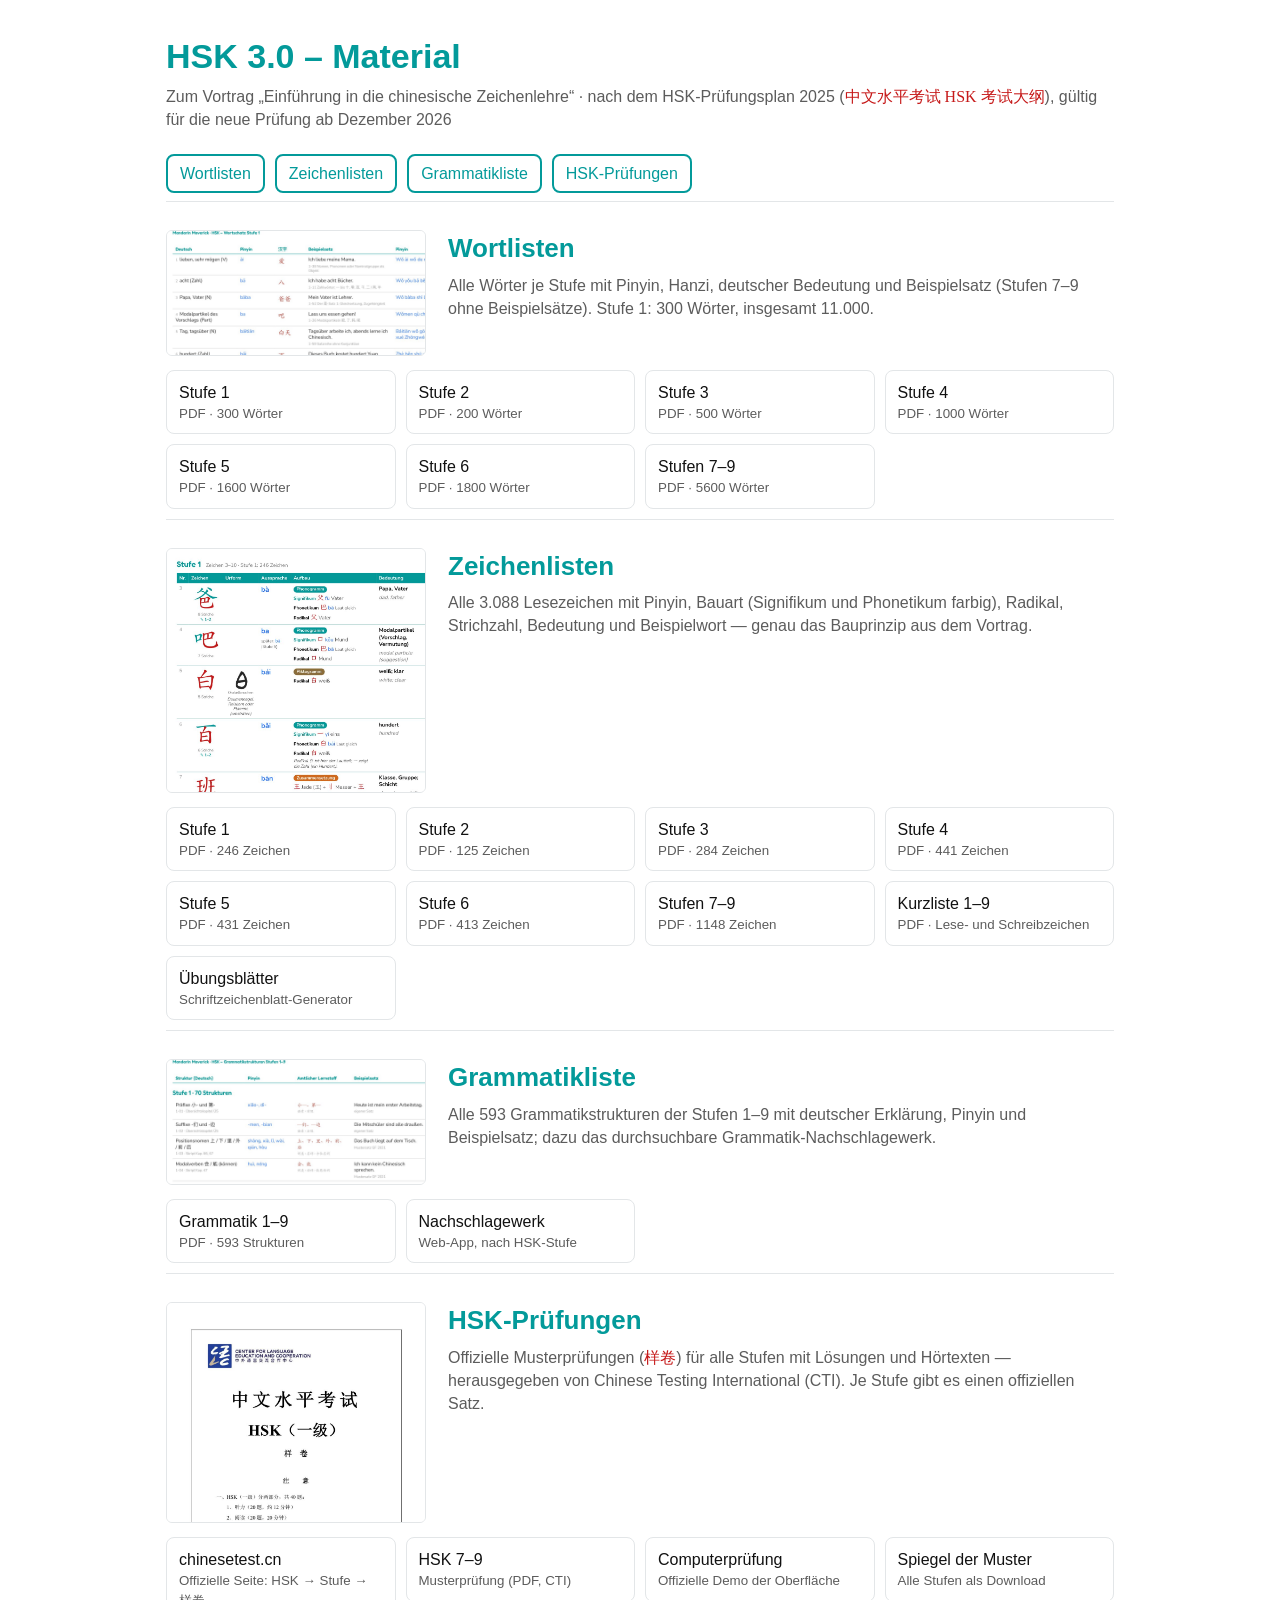
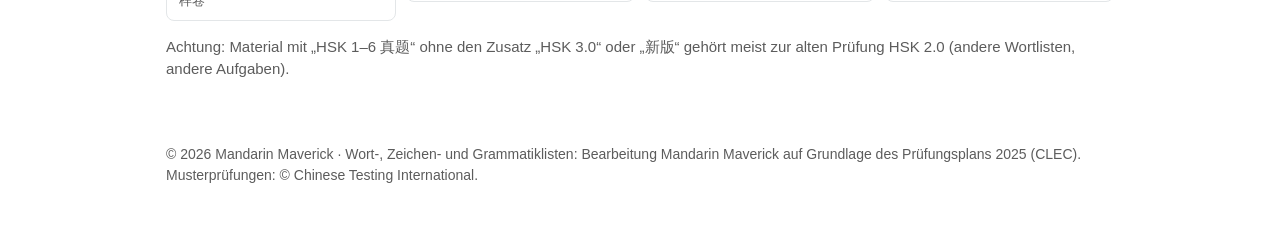
<file: hsk/index.html>
<!doctype html>
<html lang="de">
<head>
<meta charset="utf-8">
<meta name="viewport" content="width=device-width, initial-scale=1">
<title>HSK 3.0 – Material</title>
<style>
  :root { --t:#039A9A; --td:#02736F; --tl:#E6F5F5; --rot:#C61919; --blau:#2271FF; --grau:#5C5C5C; --linie:#E3E6E8; }
  * { box-sizing: border-box; }
  body { margin: 0; background: #fff; color: #111; font-family: "Helvetica Neue", Helvetica, Arial, sans-serif; line-height: 1.45; }
  main { max-width: 980px; margin: 0 auto; padding: 32px 16px 64px; }
  header p { color: var(--grau); margin: 4px 0 0; }
  h1 { color: var(--t); font-size: 34px; margin: 0; }
  h2 { color: var(--t); font-size: 26px; margin: 0 0 6px; }
  .hz { color: var(--rot); font-family: "Kaiti SC", STKaiti, KaiTi, serif; }
  nav { display: flex; flex-wrap: wrap; gap: 10px; margin: 22px 0 8px; }
  nav a { border: 2px solid var(--t); border-radius: 8px; padding: 6px 12px; color: var(--t); text-decoration: none; }
  section { border-top: 1px solid var(--linie); padding: 28px 0 10px; scroll-margin-top: 12px; }
  section:target { background: var(--tl); border-radius: 8px; padding-left: 14px; padding-right: 14px; }
  .kopf { display: flex; gap: 22px; align-items: flex-start; }
  .kopf img { width: 260px; max-width: 40%; border: 1px solid var(--linie); border-radius: 6px; }
  .kopf p { margin: 4px 0 12px; color: var(--grau); }
  ul.dl { list-style: none; padding: 0; margin: 14px 0 0; display: grid; grid-template-columns: repeat(auto-fill, minmax(210px, 1fr)); gap: 10px; }
  ul.dl a { display: block; border: 1px solid var(--linie); border-radius: 8px; padding: 10px 12px; color: #111; text-decoration: none; }
  ul.dl a:hover { border-color: var(--t); }
  ul.dl small { display: block; color: var(--grau); }
  .hinweis { font-size: 15px; color: var(--grau); }
  footer { margin-top: 40px; font-size: 14px; color: var(--grau); }
  @media (max-width: 600px) { .kopf { flex-direction: column; } .kopf img { max-width: 100%; width: 100%; } }
</style>
</head>
<body>
<main>
<header>
  <h1>HSK 3.0 – Material</h1>
  <p>Zum Vortrag „Einführung in die chinesische Zeichenlehre“ · nach dem HSK-Prüfungsplan 2025 (<span class="hz">中文水平考试 HSK 考试大纲</span>), gültig für die neue Prüfung ab Dezember 2026</p>
  <nav>
    <a href="#woerter">Wortlisten</a><a href="#zeichen">Zeichenlisten</a><a href="#grammatik">Grammatikliste</a><a href="#pruefungen">HSK-Prüfungen</a>
  </nav>
</header>

<section id="woerter">
  <div class="kopf"><img src="bilder/woerter.jpg" alt="Ausschnitt aus der Wortliste Stufe 1">
    <div><h2>Wortlisten</h2>
      <p>Alle Wörter je Stufe mit Pinyin, Hanzi, deutscher Bedeutung und Beispielsatz (Stufen 7–9 ohne Beispielsätze). Stufe 1: 300 Wörter, insgesamt 11.000.</p></div></div>
  <ul class="dl">
    <li><a href="pdf/HSK3.0-Wortschatz-Stufe-1.pdf">Stufe 1<small>PDF · 300 Wörter</small></a></li>
    <li><a href="pdf/HSK3.0-Wortschatz-Stufe-2.pdf">Stufe 2<small>PDF · 200 Wörter</small></a></li>
    <li><a href="pdf/HSK3.0-Wortschatz-Stufe-3.pdf">Stufe 3<small>PDF · 500 Wörter</small></a></li>
    <li><a href="pdf/HSK3.0-Wortschatz-Stufe-4.pdf">Stufe 4<small>PDF · 1000 Wörter</small></a></li>
    <li><a href="pdf/HSK3.0-Wortschatz-Stufe-5.pdf">Stufe 5<small>PDF · 1600 Wörter</small></a></li>
    <li><a href="pdf/HSK3.0-Wortschatz-Stufe-6.pdf">Stufe 6<small>PDF · 1800 Wörter</small></a></li>
    <li><a href="pdf/HSK3.0-Wortschatz-Stufen-7-9.pdf">Stufen 7–9<small>PDF · 5600 Wörter</small></a></li>
  </ul>
</section>

<section id="zeichen">
  <div class="kopf"><img src="bilder/zeichen.jpg" alt="Ausschnitt aus der Zeichenübersicht Stufe 1">
    <div><h2>Zeichenlisten</h2>
      <p>Alle 3.088 Lesezeichen mit Pinyin, Bauart (Signifikum und Phonetikum farbig), Radikal, Strichzahl, Bedeutung und Beispielwort — genau das Bauprinzip aus dem Vortrag.</p></div></div>
  <ul class="dl">
    <li><a href="pdf/HSK3.0-Zeichenuebersicht-Stufe-1.pdf">Stufe 1<small>PDF · 246 Zeichen</small></a></li>
    <li><a href="pdf/HSK3.0-Zeichenuebersicht-Stufe-2.pdf">Stufe 2<small>PDF · 125 Zeichen</small></a></li>
    <li><a href="pdf/HSK3.0-Zeichenuebersicht-Stufe-3.pdf">Stufe 3<small>PDF · 284 Zeichen</small></a></li>
    <li><a href="pdf/HSK3.0-Zeichenuebersicht-Stufe-4.pdf">Stufe 4<small>PDF · 441 Zeichen</small></a></li>
    <li><a href="pdf/HSK3.0-Zeichenuebersicht-Stufe-5.pdf">Stufe 5<small>PDF · 431 Zeichen</small></a></li>
    <li><a href="pdf/HSK3.0-Zeichenuebersicht-Stufe-6.pdf">Stufe 6<small>PDF · 413 Zeichen</small></a></li>
    <li><a href="pdf/HSK3.0-Zeichenuebersicht-Stufe-7-9.pdf">Stufen 7–9<small>PDF · 1148 Zeichen</small></a></li>
    <li><a href="pdf/HSK3.0-Schriftzeichen-Stufe-1-9.pdf">Kurzliste 1–9<small>PDF · Lese- und Schreibzeichen</small></a></li>
    <li><a href="https://smartuptake.github.io/schriftzeichenblatt-generator/">Übungsblätter<small>Schriftzeichenblatt-Generator</small></a></li>
  </ul>
</section>

<section id="grammatik">
  <div class="kopf"><img src="bilder/grammatik.jpg" alt="Ausschnitt aus der Grammatikliste">
    <div><h2>Grammatikliste</h2>
      <p>Alle 593 Grammatikstrukturen der Stufen 1–9 mit deutscher Erklärung, Pinyin und Beispielsatz; dazu das durchsuchbare Grammatik-Nachschlagewerk.</p></div></div>
  <ul class="dl">
    <li><a href="pdf/HSK3.0-Grammatikstrukturen-Stufe-1-9.pdf">Grammatik 1–9<small>PDF · 593 Strukturen</small></a></li>
    <li><a href="https://smartuptake.github.io/chinesisch-grammatik-nachschlagewerk/">Nachschlagewerk<small>Web-App, nach HSK-Stufe</small></a></li>
  </ul>
</section>

<section id="pruefungen">
  <div class="kopf"><img src="bilder/pruefungen.jpg" alt="Deckblatt der offiziellen Musterprüfung HSK 1">
    <div><h2>HSK-Prüfungen</h2>
      <p>Offizielle Musterprüfungen (<span class="hz">样卷</span>) für alle Stufen mit Lösungen und Hörtexten — herausgegeben von Chinese Testing International (CTI). Je Stufe gibt es einen offiziellen Satz.</p></div></div>
  <ul class="dl">
    <li><a href="https://www.chinesetest.cn">chinesetest.cn<small>Offizielle Seite: HSK → Stufe → 样卷</small></a></li>
    <li><a href="https://download.chinesetest.cn/newhsk-site/model/HSK7-9.pdf">HSK 7–9<small>Musterprüfung (PDF, CTI)</small></a></li>
    <li><a href="https://hsk3demo-intl.chinesetest.cn/?p=9999903">Computerprüfung<small>Offizielle Demo der Oberfläche</small></a></li>
    <li><a href="https://www.thechinesespeaker.com/post/hsk-3-0-sample-tests">Spiegel der Muster<small>Alle Stufen als Download</small></a></li>
  </ul>
  <p class="hinweis">Achtung: Material mit „HSK 1–6 真题“ ohne den Zusatz „HSK 3.0“ oder „新版“ gehört meist zur alten Prüfung HSK 2.0 (andere Wortlisten, andere Aufgaben).</p>
</section>

<footer>© 2026 Mandarin Maverick · Wort-, Zeichen- und Grammatiklisten: Bearbeitung Mandarin Maverick auf Grundlage des Prüfungsplans 2025 (CLEC). Musterprüfungen: © Chinese Testing International.</footer>
</main>
</body>
</html>
</file>
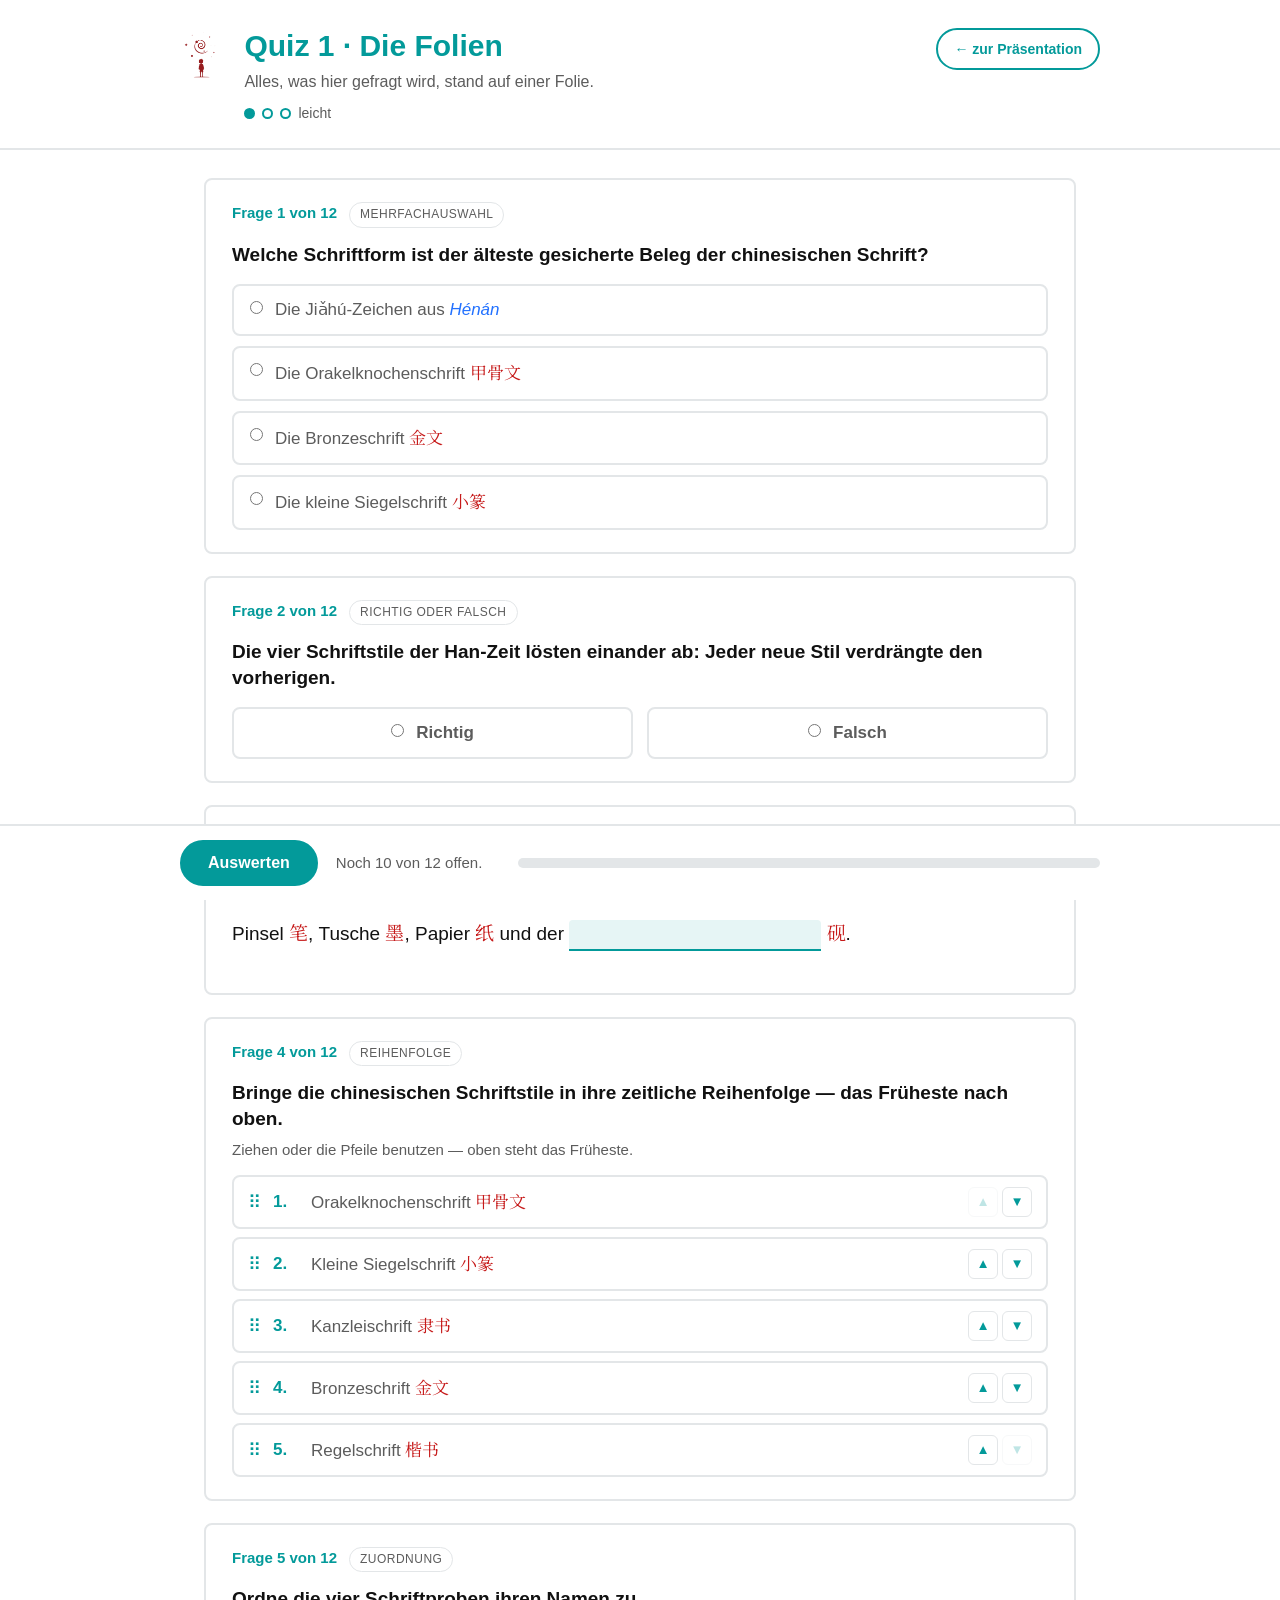
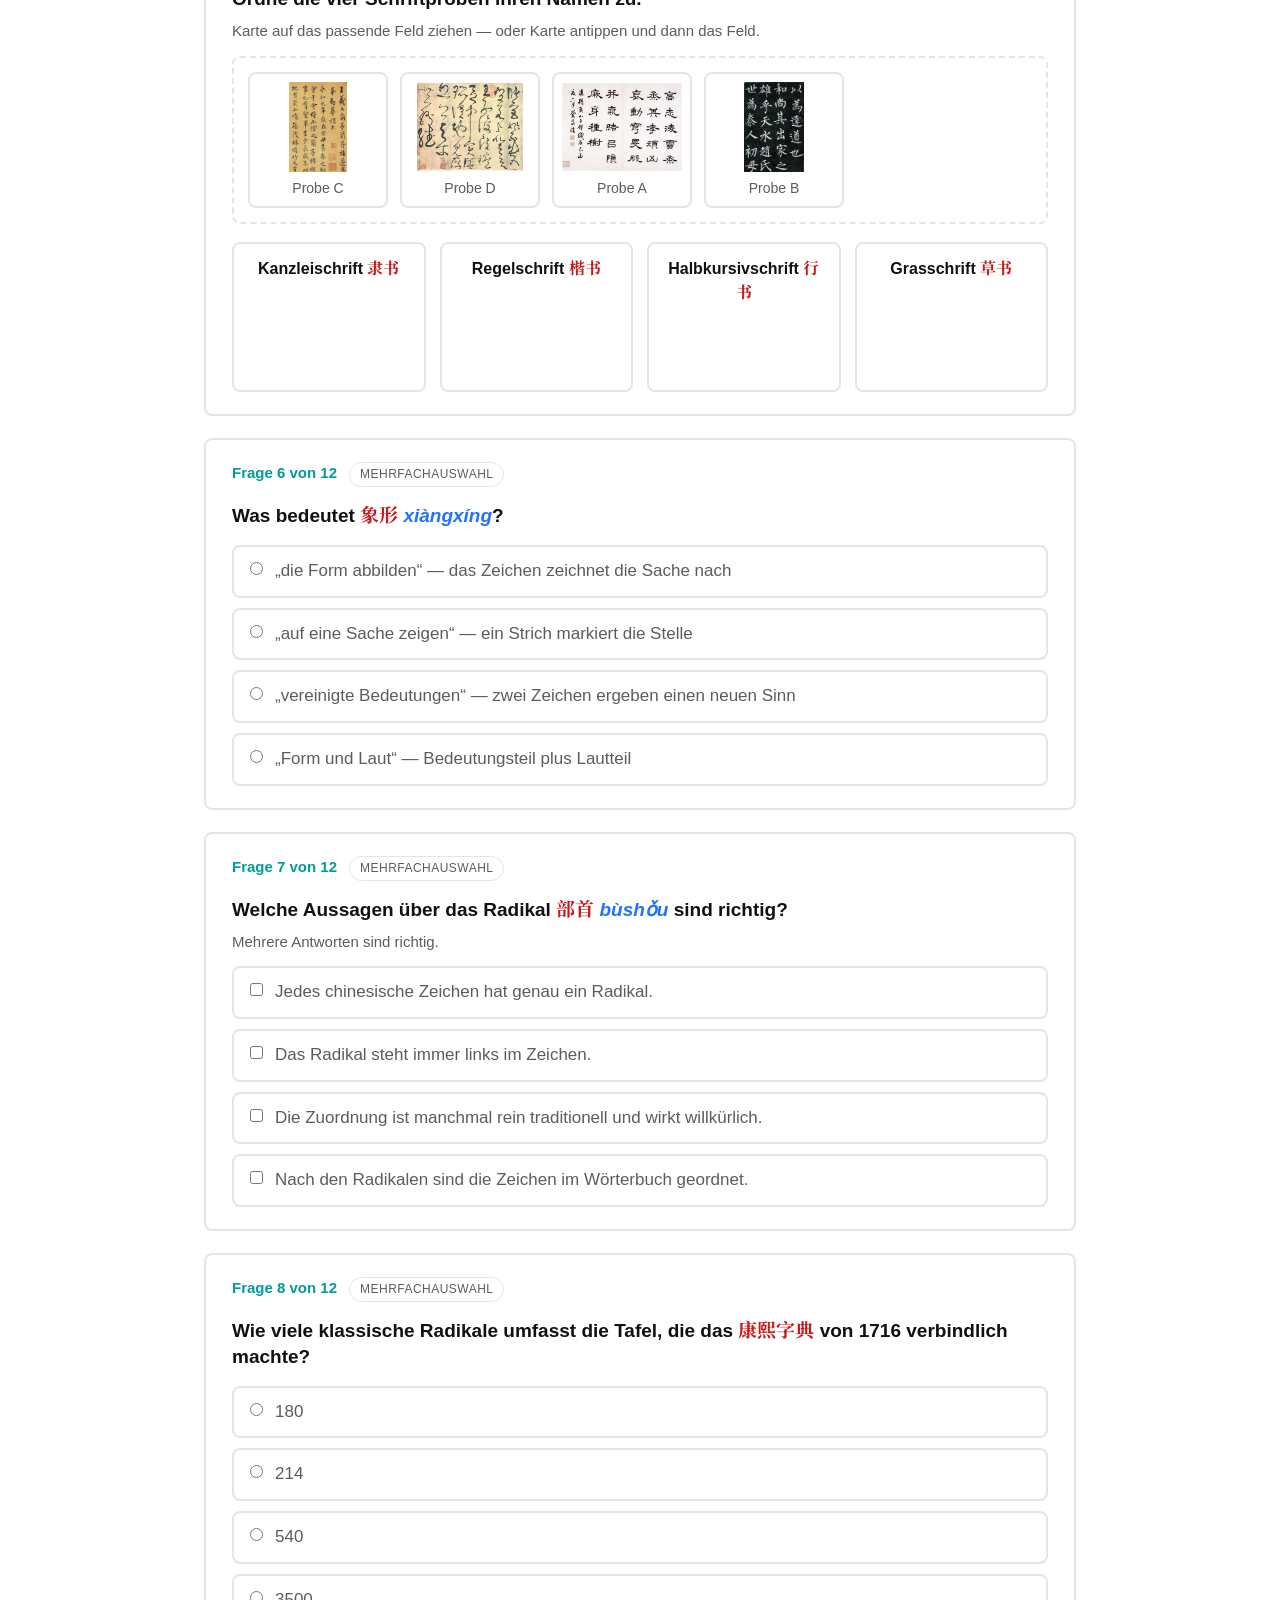
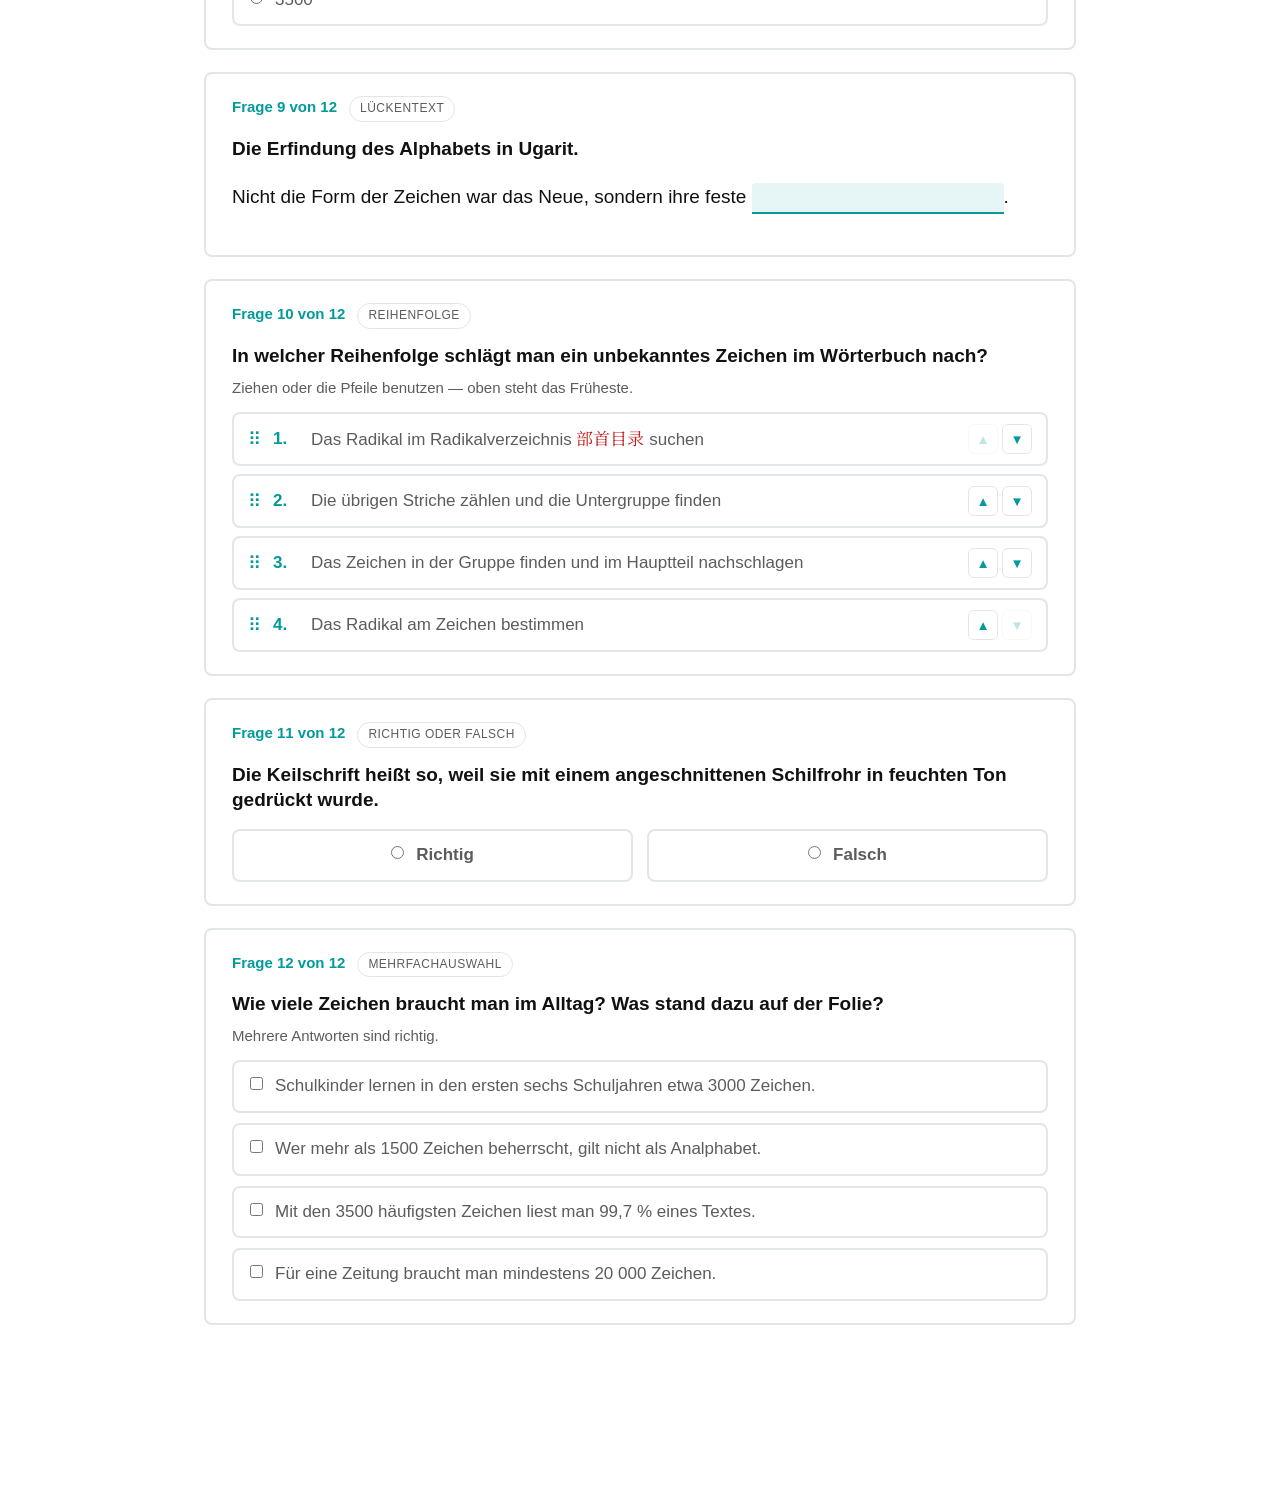
<file: quiz-1.html>
<!DOCTYPE html>
<html lang="de">
<head>
<meta charset="utf-8">
<meta name="viewport" content="width=device-width, initial-scale=1">
<title>Quiz 1 · Mandarin Maverick</title>

<!--
  Mandarin Maverick – Fast Track Chinese
  Quiz 1 zur Präsentation „Einführung in die chinesische Zeichenlehre“

  Stufe 1 · leicht. Gefragt wird ausschließlich, was auf den Folien selbst
  steht — ohne die Lesekästen. Aufbau und Auswertung übernimmt quiz.js.
-->

<link rel="preconnect" href="https://fonts.googleapis.com">
<link rel="preconnect" href="https://fonts.gstatic.com" crossorigin>
<link rel="stylesheet"
      href="https://fonts.googleapis.com/css2?family=Noto+Serif+SC:wght@400;700&display=swap">
<link rel="stylesheet" href="quiz.css">
</head>

<body>

<header class="q-kopf">
  <div class="q-kopf-innen">
    <img src="assets/logo/mm-logo-symbol-color.png" alt="Mandarin Maverick">
    <div>
      <h1 id="q-titel"></h1>
      <p id="q-untertitel"></p>
      <span class="q-stufe" id="q-stufe"></span>
    </div>
    <a class="q-zurueck" href="index.html">← zur Präsentation</a>
  </div>
</header>

<main id="q-fragen"></main>

<div class="q-leiste">
  <div class="q-leiste-innen">
    <button type="button" class="q-knopf" id="q-auswerten">Auswerten</button>
    <button type="button" class="q-knopf q-knopf--leer" id="q-neu" hidden>Noch einmal</button>
    <span class="q-offen" id="q-offen"></span>
    <span class="q-ergebnis" id="q-ergebnis"></span>
    <div class="q-balken" id="q-balken"><span></span></div>
  </div>
</div>

<script>
const QUIZ = {
  titel: 'Quiz 1 · Die Folien',
  untertitel: 'Alles, was hier gefragt wird, stand auf einer Folie.',
  stufe: 1,
  fragen: [

    {
      typ: 'mc',
      frage: 'Welche Schriftform ist der <strong>älteste gesicherte Beleg</strong> der chinesischen Schrift?',
      optionen: [
        'Die Jiǎhú-Zeichen aus <span class="pinyin">Hénán</span>',
        'Die Orakelknochenschrift <span class="hanzi">甲骨文</span>',
        'Die Bronzeschrift <span class="hanzi">金文</span>',
        'Die kleine Siegelschrift <span class="hanzi">小篆</span>'
      ],
      richtig: [1],
      erklaerung: 'Die Orakelknochenschrift der Shang-Zeit ist die älteste gesicherte Form. Die Jiǎhú-Zeichen sind zwar älter, aber durch nichts mit ihr verbunden.'
    },

    {
      typ: 'rf',
      frage: 'Die vier Schriftstile der Han-Zeit lösten einander ab: Jeder neue Stil verdrängte den vorherigen.',
      richtig: false,
      erklaerung: 'Sie lösen einander gerade <strong>nicht</strong> ab, sondern treten nebeneinander und übernehmen verschiedene Aufgaben — Verwaltung, Druck, Handschrift und Kunst.'
    },

    {
      typ: 'luecke',
      frage: 'Die vier Schätze des Studierzimmers <span class="hanzi">文房四宝</span> — eines fehlt.',
      satz: 'Pinsel <span class="hanzi">笔</span>, Tusche <span class="hanzi">墨</span>, Papier <span class="hanzi">纸</span> und der ___ <span class="hanzi">砚</span>.',
      loesung: ['Reibstein', 'Reibestein', 'Tuschestein', 'yàn'],
      erklaerung: 'Der Reibstein <span class="hanzi">砚</span> <span class="pinyin">yàn</span> — auf ihm wird der feste Tuscheriegel mit Wasser angerieben.'
    },

    {
      typ: 'reihenfolge',
      frage: 'Bringe die chinesischen Schriftstile in ihre zeitliche Reihenfolge — das Früheste nach oben.',
      elemente: [
        'Orakelknochenschrift <span class="hanzi">甲骨文</span>',
        'Bronzeschrift <span class="hanzi">金文</span>',
        'Kleine Siegelschrift <span class="hanzi">小篆</span>',
        'Kanzleischrift <span class="hanzi">隶书</span>',
        'Regelschrift <span class="hanzi">楷书</span>'
      ],
      erklaerung: 'Von der geritzten Knochenschrift über den Bronzeguss und die Standardisierung von 221 v. Chr. bis zur Schrift, die heute in Büchern steht.'
    },

    {
      typ: 'zuordnung',
      frage: 'Ordne die vier Schriftproben ihren Namen zu.',
      ziele: [
        'Kanzleischrift <span class="hanzi">隶书</span>',
        'Regelschrift <span class="hanzi">楷书</span>',
        'Halbkursivschrift <span class="hanzi">行书</span>',
        'Grasschrift <span class="hanzi">草书</span>'
      ],
      karten: [
        { bild: 'bilder/Kanzleischrift.jpg', alt: 'Schriftprobe A',
          text: 'Probe A', ziel: 'Kanzleischrift 隶书' },
        { bild: 'bilder/Regelschrift.jpg', alt: 'Schriftprobe B',
          text: 'Probe B', ziel: 'Regelschrift 楷书' },
        { bild: 'bilder/Kursivschrift.jpg', alt: 'Schriftprobe C',
          text: 'Probe C', ziel: 'Halbkursivschrift 行书' },
        { bild: 'bilder/Grasschrift.jpg', alt: 'Schriftprobe D',
          text: 'Probe D', ziel: 'Grasschrift 草书' }
      ],
      erklaerung: 'Je flüchtiger die Hand, desto weiter löst sich der Strich vom Einzelzeichen — von der klar gegliederten Kanzleischrift bis zur Grasschrift, die ein Zeichen in einem Zug schreibt.'
    },

    {
      typ: 'mc',
      frage: 'Was bedeutet <span class="hanzi">象形</span> <span class="pinyin">xiàngxíng</span>?',
      optionen: [
        '„die Form abbilden“ — das Zeichen zeichnet die Sache nach',
        '„auf eine Sache zeigen“ — ein Strich markiert die Stelle',
        '„vereinigte Bedeutungen“ — zwei Zeichen ergeben einen neuen Sinn',
        '„Form und Laut“ — Bedeutungsteil plus Lautteil'
      ],
      richtig: [0],
      erklaerung: '<span class="hanzi">象形</span> sind die Piktogramme. Die anderen drei Erklärungen gehören zu <span class="hanzi">指事</span>, <span class="hanzi">会意</span> und <span class="hanzi">形声</span>.'
    },

    {
      typ: 'mc',
      frage: 'Welche Aussagen über das Radikal <span class="hanzi">部首</span> <span class="pinyin">bùshǒu</span> sind richtig?',
      optionen: [
        'Jedes chinesische Zeichen hat genau ein Radikal.',
        'Das Radikal steht immer links im Zeichen.',
        'Die Zuordnung ist manchmal rein traditionell und wirkt willkürlich.',
        'Nach den Radikalen sind die Zeichen im Wörterbuch geordnet.'
      ],
      richtig: [0, 2, 3],
      erklaerung: 'Das Radikal kann links, rechts, oben, unten oder außen stehen — <span class="hanzi">江</span> links, <span class="hanzi">放</span> rechts, <span class="hanzi">花</span> oben, <span class="hanzi">想</span> unten, <span class="hanzi">园</span> außen.'
    },

    {
      typ: 'mc',
      frage: 'Wie viele klassische Radikale umfasst die Tafel, die das <span class="hanzi">康熙字典</span> von 1716 verbindlich machte?',
      optionen: ['180', '214', '540', '3500'],
      richtig: [1],
      erklaerung: '214, geordnet nach der Strichzahl — von einem Strich bis siebzehn. Die 540 stammen aus dem älteren <span class="hanzi">说文解字</span> von 100 n. Chr.'
    },

    {
      typ: 'luecke',
      frage: 'Die Erfindung des Alphabets in Ugarit.',
      satz: 'Nicht die Form der Zeichen war das Neue, sondern ihre feste ___.',
      loesung: ['Reihenfolge', 'Ordnung', 'Abfolge'],
      erklaerung: 'Die Reihenfolge ʾa – b – g – d … lebt über das Phönizische und Griechische bis in unser ABC fort.'
    },

    {
      typ: 'reihenfolge',
      frage: 'In welcher Reihenfolge schlägt man ein unbekanntes Zeichen im Wörterbuch nach?',
      elemente: [
        'Das Radikal am Zeichen bestimmen',
        'Das Radikal im Radikalverzeichnis <span class="hanzi">部首目录</span> suchen',
        'Die übrigen Striche zählen und die Untergruppe finden',
        'Das Zeichen in der Gruppe finden und im Hauptteil nachschlagen'
      ],
      erklaerung: 'Aus mehreren zehntausend Zeichen werden so in vier Schritten eine Handvoll Kandidaten.'
    },

    {
      typ: 'rf',
      frage: 'Die Keilschrift heißt so, weil sie mit einem <strong>angeschnittenen Schilfrohr in feuchten Ton gedrückt</strong> wurde.',
      richtig: true,
      erklaerung: 'Der kantige Griffel hinterlässt keinen Strich, sondern einen Keil. Das Material bestimmt die Form der Schrift.'
    },

    {
      typ: 'mc',
      frage: 'Wie viele Zeichen braucht man im Alltag? Was stand dazu auf der Folie?',
      optionen: [
        'Schulkinder lernen in den ersten sechs Schuljahren etwa 3000 Zeichen.',
        'Wer mehr als 1500 Zeichen beherrscht, gilt nicht als Analphabet.',
        'Mit den 3500 häufigsten Zeichen liest man 99,7 % eines Textes.',
        'Für eine Zeitung braucht man mindestens 20 000 Zeichen.'
      ],
      richtig: [0, 1, 2],
      erklaerung: 'Der Zeichenbestand wächst, der Gebrauch nicht: Rund 85 % aller je verzeichneten Zeichen sind heute außer Gebrauch.'
    }

  ]
};
</script>
<script src="quiz.js"></script>

</body>
</html>
</file>
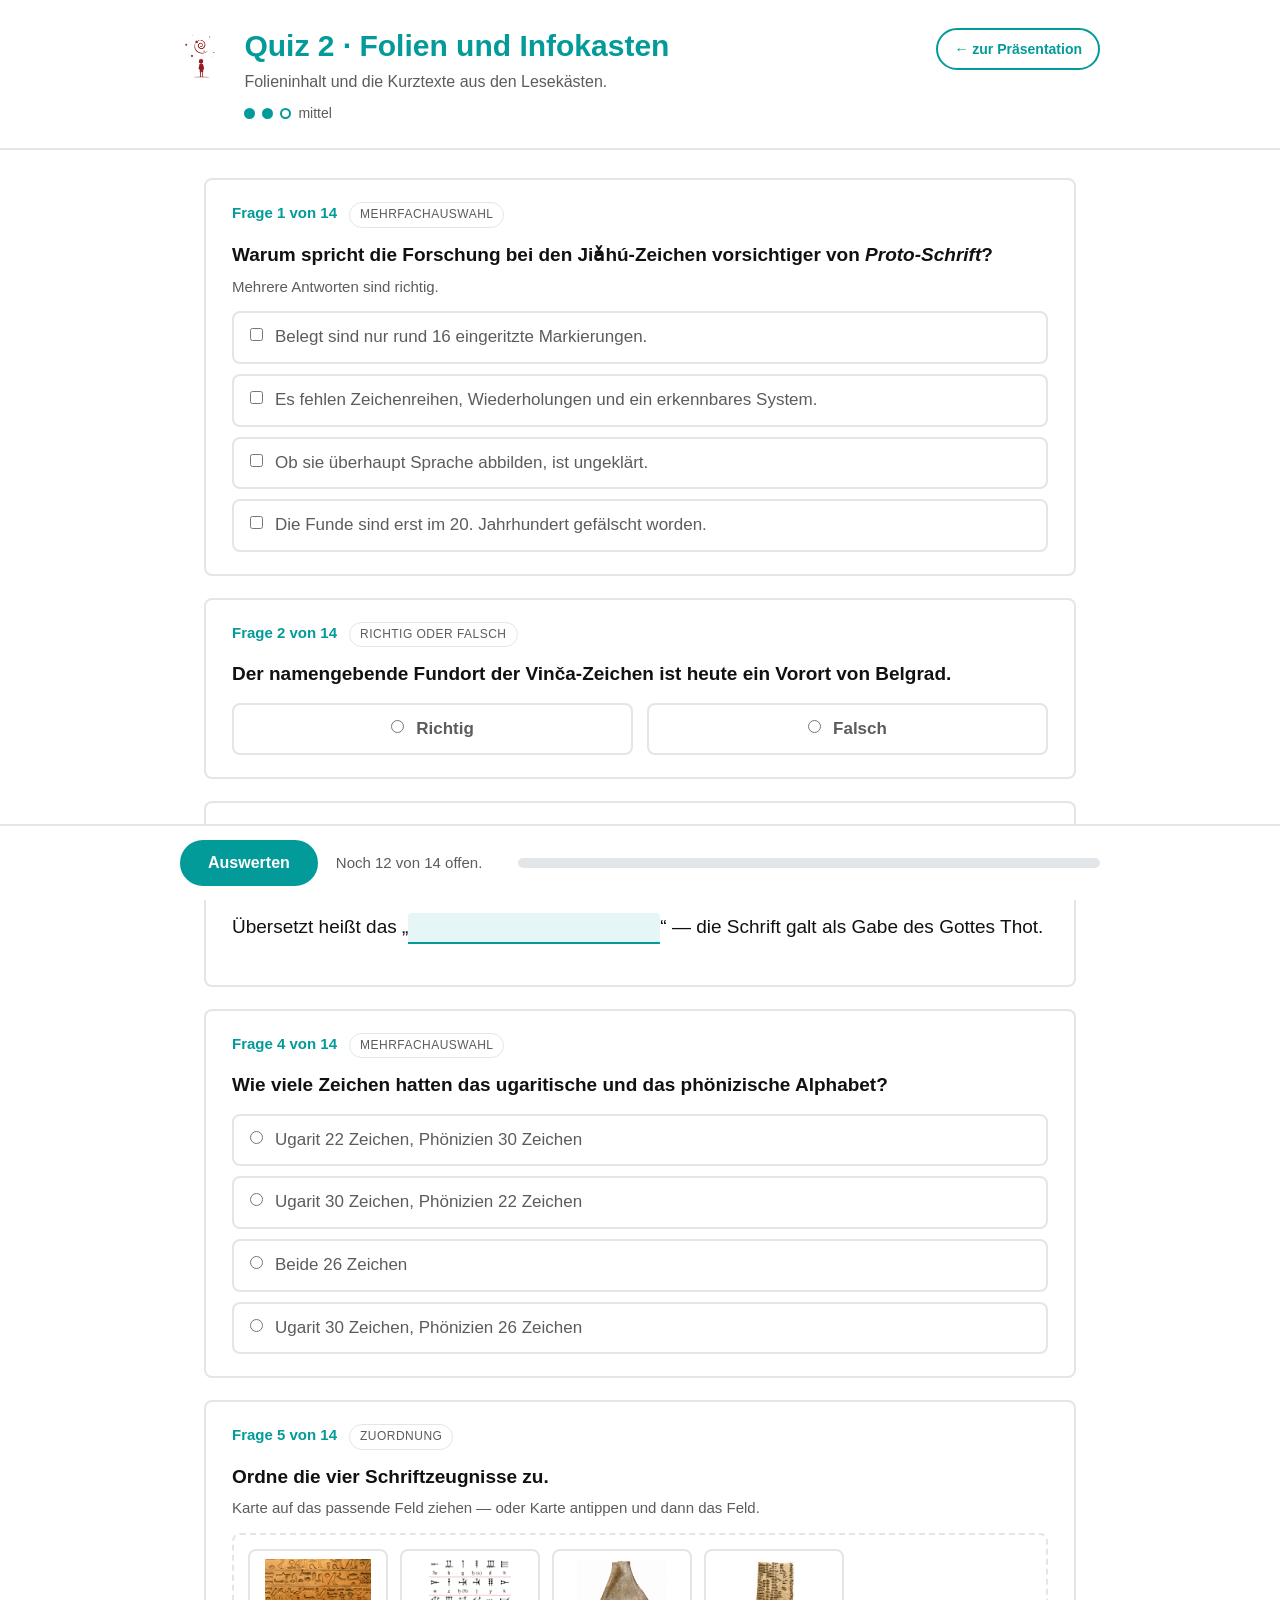
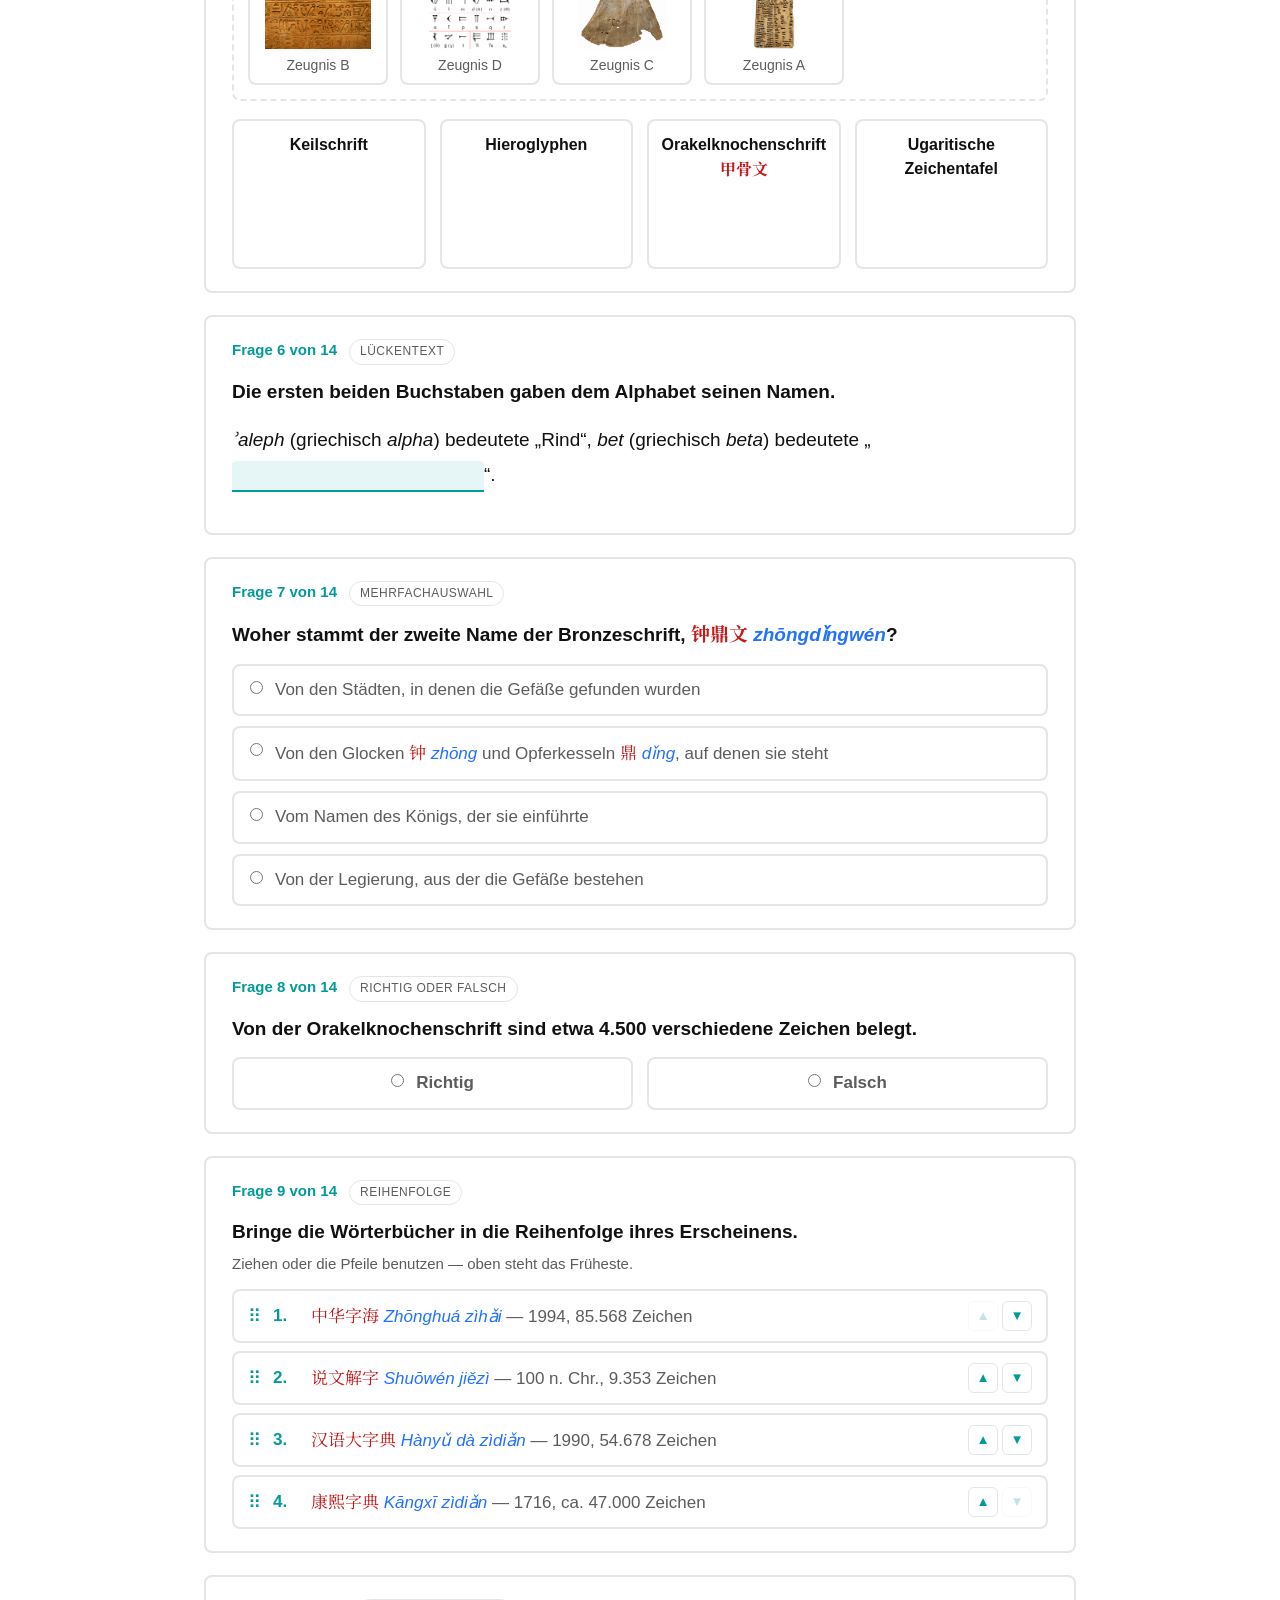
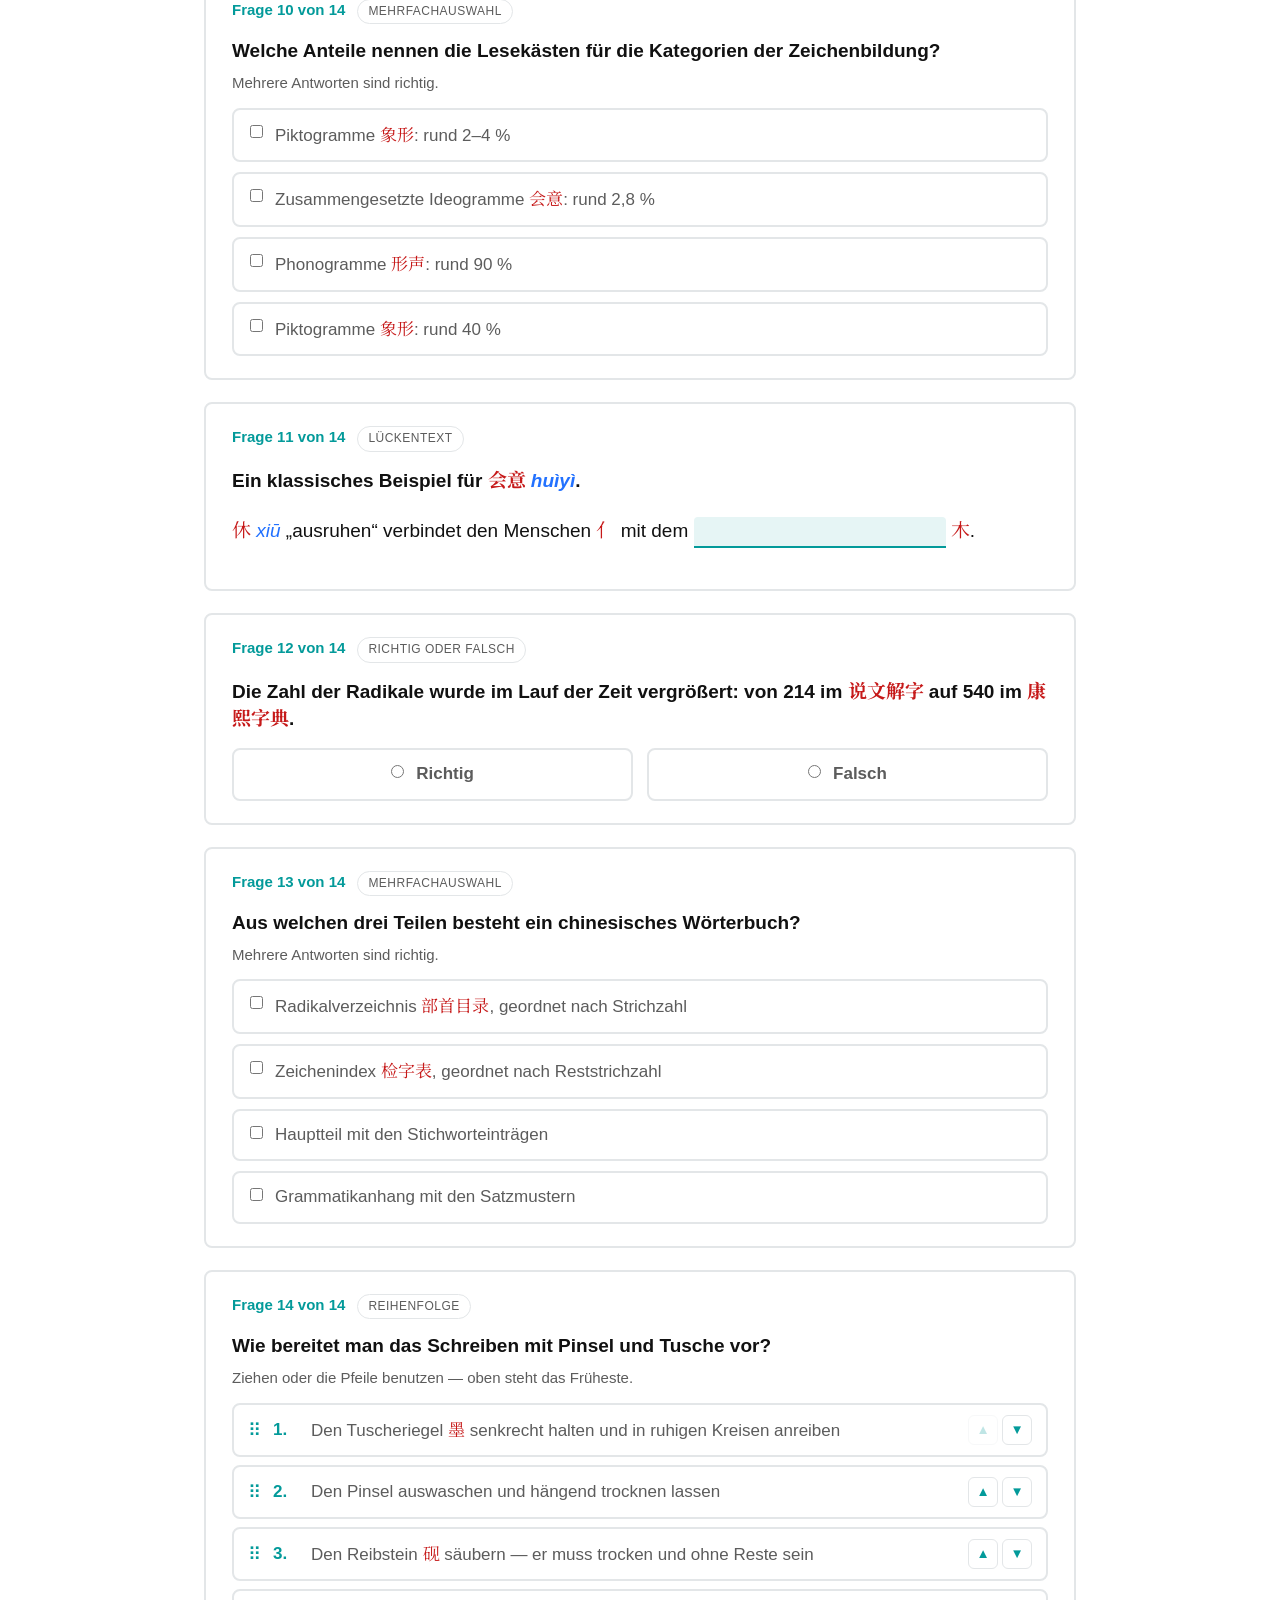
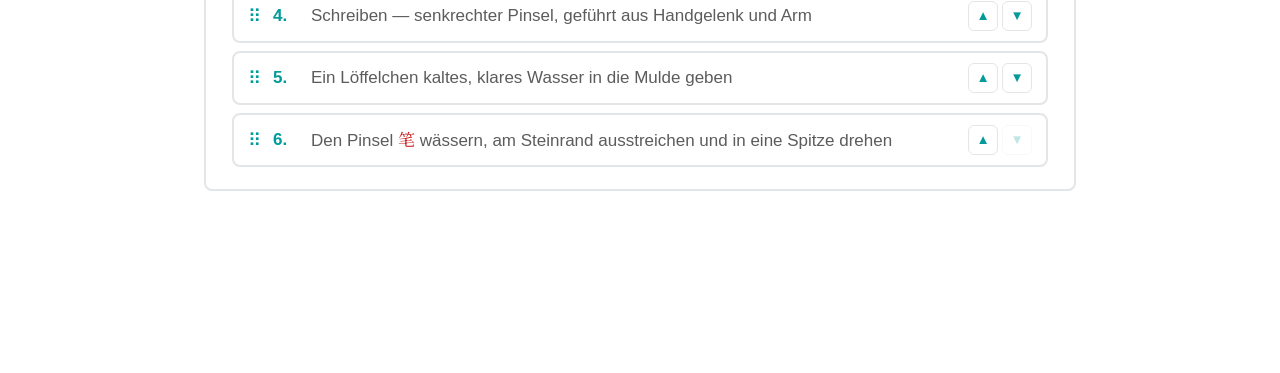
<file: quiz-2.html>
<!DOCTYPE html>
<html lang="de">
<head>
<meta charset="utf-8">
<meta name="viewport" content="width=device-width, initial-scale=1">
<title>Quiz 2 · Mandarin Maverick</title>

<!--
  Mandarin Maverick – Fast Track Chinese
  Quiz 2 zur Präsentation „Einführung in die chinesische Zeichenlehre“

  Stufe 2 · mittel. Gefragt wird der Folieninhalt und zusätzlich der
  Kurztext der Lesekästen — also die erste Ebene der „zusätzlichen Info“.
  Aufbau und Auswertung übernimmt quiz.js.
-->

<link rel="preconnect" href="https://fonts.googleapis.com">
<link rel="preconnect" href="https://fonts.gstatic.com" crossorigin>
<link rel="stylesheet"
      href="https://fonts.googleapis.com/css2?family=Noto+Serif+SC:wght@400;700&display=swap">
<link rel="stylesheet" href="quiz.css">
</head>

<body>

<header class="q-kopf">
  <div class="q-kopf-innen">
    <img src="assets/logo/mm-logo-symbol-color.png" alt="Mandarin Maverick">
    <div>
      <h1 id="q-titel"></h1>
      <p id="q-untertitel"></p>
      <span class="q-stufe" id="q-stufe"></span>
    </div>
    <a class="q-zurueck" href="index.html">← zur Präsentation</a>
  </div>
</header>

<main id="q-fragen"></main>

<div class="q-leiste">
  <div class="q-leiste-innen">
    <button type="button" class="q-knopf" id="q-auswerten">Auswerten</button>
    <button type="button" class="q-knopf q-knopf--leer" id="q-neu" hidden>Noch einmal</button>
    <span class="q-offen" id="q-offen"></span>
    <span class="q-ergebnis" id="q-ergebnis"></span>
    <div class="q-balken" id="q-balken"><span></span></div>
  </div>
</div>

<script>
const QUIZ = {
  titel: 'Quiz 2 · Folien und Infokasten',
  untertitel: 'Folieninhalt und die Kurztexte aus den Lesekästen.',
  stufe: 2,
  fragen: [

    {
      typ: 'mc',
      frage: 'Warum spricht die Forschung bei den Jiǎhú-Zeichen vorsichtiger von <em>Proto-Schrift</em>?',
      optionen: [
        'Belegt sind nur rund 16 eingeritzte Markierungen.',
        'Es fehlen Zeichenreihen, Wiederholungen und ein erkennbares System.',
        'Ob sie überhaupt Sprache abbilden, ist ungeklärt.',
        'Die Funde sind erst im 20. Jahrhundert gefälscht worden.'
      ],
      richtig: [0, 1, 2],
      erklaerung: 'Von Fälschung ist nirgends die Rede. Das Problem ist die dünne Beleglage: 16 Markierungen ergeben kein System.'
    },

    {
      typ: 'rf',
      frage: 'Der namengebende Fundort der Vinča-Zeichen ist heute ein Vorort von Belgrad.',
      richtig: true,
      erklaerung: 'Vinča liegt bei Belgrad, der Hauptstadt Serbiens. 85 % der Funde tragen nur ein einziges Zeichen — deshalb ist der Schriftcharakter umstritten.'
    },

    {
      typ: 'luecke',
      frage: 'Die ägyptische Eigenbezeichnung der Hieroglyphen lautete <em>mdw nṯr</em>.',
      satz: 'Übersetzt heißt das „___“ — die Schrift galt als Gabe des Gottes Thot.',
      loesung: ['Gottesworte', 'Gottes Worte', 'Worte Gottes'],
      erklaerung: 'Der griechische Name <em>hieroglyphiká grámmata</em> bedeutet dagegen „heilige eingeritzte Zeichen“.'
    },

    {
      typ: 'mc',
      frage: 'Wie viele Zeichen hatten das ugaritische und das phönizische Alphabet?',
      optionen: [
        'Ugarit 22 Zeichen, Phönizien 30 Zeichen',
        'Ugarit 30 Zeichen, Phönizien 22 Zeichen',
        'Beide 26 Zeichen',
        'Ugarit 30 Zeichen, Phönizien 26 Zeichen'
      ],
      richtig: [1],
      erklaerung: 'Ugarit um 1500 v. Chr.: 30 Keilschriftzeichen. Das phönizische Abjad ab ca. 1050 v. Chr.: 22 Zeichen, keine Vokale.'
    },

    {
      typ: 'zuordnung',
      frage: 'Ordne die vier Schriftzeugnisse zu.',
      ziele: [
        'Keilschrift',
        'Hieroglyphen',
        'Orakelknochenschrift <span class="hanzi">甲骨文</span>',
        'Ugaritische Zeichentafel'
      ],
      karten: [
        { bild: 'bilder/Mesopotanische-Keilschrift.png', alt: 'Zeugnis A',
          text: 'Zeugnis A', ziel: 'Keilschrift' },
        { bild: 'bilder/Hieroglyphen.jpg', alt: 'Zeugnis B',
          text: 'Zeugnis B', ziel: 'Hieroglyphen' },
        { bild: 'bilder/Orakelknochen.png', alt: 'Zeugnis C',
          text: 'Zeugnis C', ziel: 'Orakelknochenschrift 甲骨文' },
        { bild: 'bilder/Ugaritic-alphabet-chart.png', alt: 'Zeugnis D',
          text: 'Zeugnis D', ziel: 'Ugaritische Zeichentafel' }
      ],
      erklaerung: 'Ton, Stein, Knochen und wieder Ton — jedes Material hat der Schrift eine andere Form gegeben.'
    },

    {
      typ: 'luecke',
      frage: 'Die ersten beiden Buchstaben gaben dem Alphabet seinen Namen.',
      satz: '<em>ʾaleph</em> (griechisch <em>alpha</em>) bedeutete „Rind“, <em>bet</em> (griechisch <em>beta</em>) bedeutete „___“.',
      loesung: ['Haus'],
      erklaerung: 'Beide Namen zeigen die Herkunft aus Bildzeichen — das A ist bis heute ein umgedrehter Rinderkopf.'
    },

    {
      typ: 'mc',
      frage: 'Woher stammt der zweite Name der Bronzeschrift, <span class="hanzi">钟鼎文</span> <span class="pinyin">zhōngdǐngwén</span>?',
      optionen: [
        'Von den Städten, in denen die Gefäße gefunden wurden',
        'Von den Glocken <span class="hanzi">钟</span> <span class="pinyin">zhōng</span> und Opferkesseln <span class="hanzi">鼎</span> <span class="pinyin">dǐng</span>, auf denen sie steht',
        'Vom Namen des Königs, der sie einführte',
        'Von der Legierung, aus der die Gefäße bestehen'
      ],
      richtig: [1],
      erklaerung: 'Die Inschriften dienten Opferzeremonien und dem Ahnenkult. Etwa 5.000–6.000 Zeichenformen sind gesammelt.'
    },

    {
      typ: 'rf',
      frage: 'Von der Orakelknochenschrift sind etwa <strong>4.500</strong> verschiedene Zeichen belegt.',
      richtig: true,
      erklaerung: 'Viele davon sind Piktogramme. Sie stellen die heutigen Zeichen in ihrer ursprünglichen Form dar.'
    },

    {
      typ: 'reihenfolge',
      frage: 'Bringe die Wörterbücher in die Reihenfolge ihres Erscheinens.',
      elemente: [
        '<span class="hanzi">说文解字</span> <span class="pinyin">Shuōwén jiězì</span> — 100 n. Chr., 9.353 Zeichen',
        '<span class="hanzi">康熙字典</span> <span class="pinyin">Kāngxī zìdiǎn</span> — 1716, ca. 47.000 Zeichen',
        '<span class="hanzi">汉语大字典</span> <span class="pinyin">Hànyǔ dà zìdiǎn</span> — 1990, 54.678 Zeichen',
        '<span class="hanzi">中华字海</span> <span class="pinyin">Zhōnghuá zìhǎi</span> — 1994, 85.568 Zeichen'
      ],
      erklaerung: 'Der Bestand wächst, der Gebrauch nicht: Rund 85 % dieser Zeichen sind heute außer Gebrauch.'
    },

    {
      typ: 'mc',
      frage: 'Welche Anteile nennen die Lesekästen für die Kategorien der Zeichenbildung?',
      optionen: [
        'Piktogramme <span class="hanzi">象形</span>: rund 2–4 %',
        'Zusammengesetzte Ideogramme <span class="hanzi">会意</span>: rund 2,8 %',
        'Phonogramme <span class="hanzi">形声</span>: rund 90 %',
        'Piktogramme <span class="hanzi">象形</span>: rund 40 %'
      ],
      richtig: [0, 1, 2],
      erklaerung: 'Die Piktogramme sind wenige, aber tragend: Als Radikale und Komponenten stecken sie in fast allen zusammengesetzten Zeichen.'
    },

    {
      typ: 'luecke',
      frage: 'Ein klassisches Beispiel für <span class="hanzi">会意</span> <span class="pinyin">huìyì</span>.',
      satz: '<span class="hanzi">休</span> <span class="pinyin">xiū</span> „ausruhen“ verbindet den Menschen <span class="hanzi">亻</span> mit dem ___ <span class="hanzi">木</span>.',
      loesung: ['Baum', 'Holz'],
      erklaerung: 'Ein Mensch, der sich an einen Baum lehnt. Ebenso <span class="hanzi">名</span> <span class="pinyin">míng</span> „Name“ aus Abend <span class="hanzi">夕</span> und Mund <span class="hanzi">口</span>: Im Dunkeln ruft man seinen Namen.'
    },

    {
      typ: 'rf',
      frage: 'Die Zahl der Radikale wurde im Lauf der Zeit <strong>vergrößert</strong>: von 214 im <span class="hanzi">说文解字</span> auf 540 im <span class="hanzi">康熙字典</span>.',
      richtig: false,
      erklaerung: 'Genau umgekehrt: von 540 im <span class="hanzi">说文解字</span> (121 n. Chr.) auf die 214, die das <span class="hanzi">康熙字典</span> von 1716 festschrieb. Kurzzeichen-Wörterbücher nutzen heute oft 224 oder 227.'
    },

    {
      typ: 'mc',
      frage: 'Aus welchen drei Teilen besteht ein chinesisches Wörterbuch?',
      optionen: [
        'Radikalverzeichnis <span class="hanzi">部首目录</span>, geordnet nach Strichzahl',
        'Zeichenindex <span class="hanzi">检字表</span>, geordnet nach Reststrichzahl',
        'Hauptteil mit den Stichworteinträgen',
        'Grammatikanhang mit den Satzmustern'
      ],
      richtig: [0, 1, 2],
      erklaerung: 'Ein Grammatikanhang gehört nicht dazu. Die drei Teile beantworten gemeinsam die Grundfrage: Wie finde ich ein Zeichen, dessen Aussprache ich nicht kenne?'
    },

    {
      typ: 'reihenfolge',
      frage: 'Wie bereitet man das Schreiben mit Pinsel und Tusche vor?',
      elemente: [
        'Den Reibstein <span class="hanzi">砚</span> säubern — er muss trocken und ohne Reste sein',
        'Ein Löffelchen kaltes, klares Wasser in die Mulde geben',
        'Den Tuscheriegel <span class="hanzi">墨</span> senkrecht halten und in ruhigen Kreisen anreiben',
        'Den Pinsel <span class="hanzi">笔</span> wässern, am Steinrand ausstreichen und in eine Spitze drehen',
        'Schreiben — senkrechter Pinsel, geführt aus Handgelenk und Arm',
        'Den Pinsel auswaschen und hängend trocknen lassen'
      ],
      erklaerung: 'Das Anreiben dauert zwei bis fünf Minuten — und diese Minuten gehören zur Sache: Sie sind die Zeit, in der sich der Schreibende sammelt.'
    }

  ]
};
</script>
<script src="quiz.js"></script>

</body>
</html>
</file>
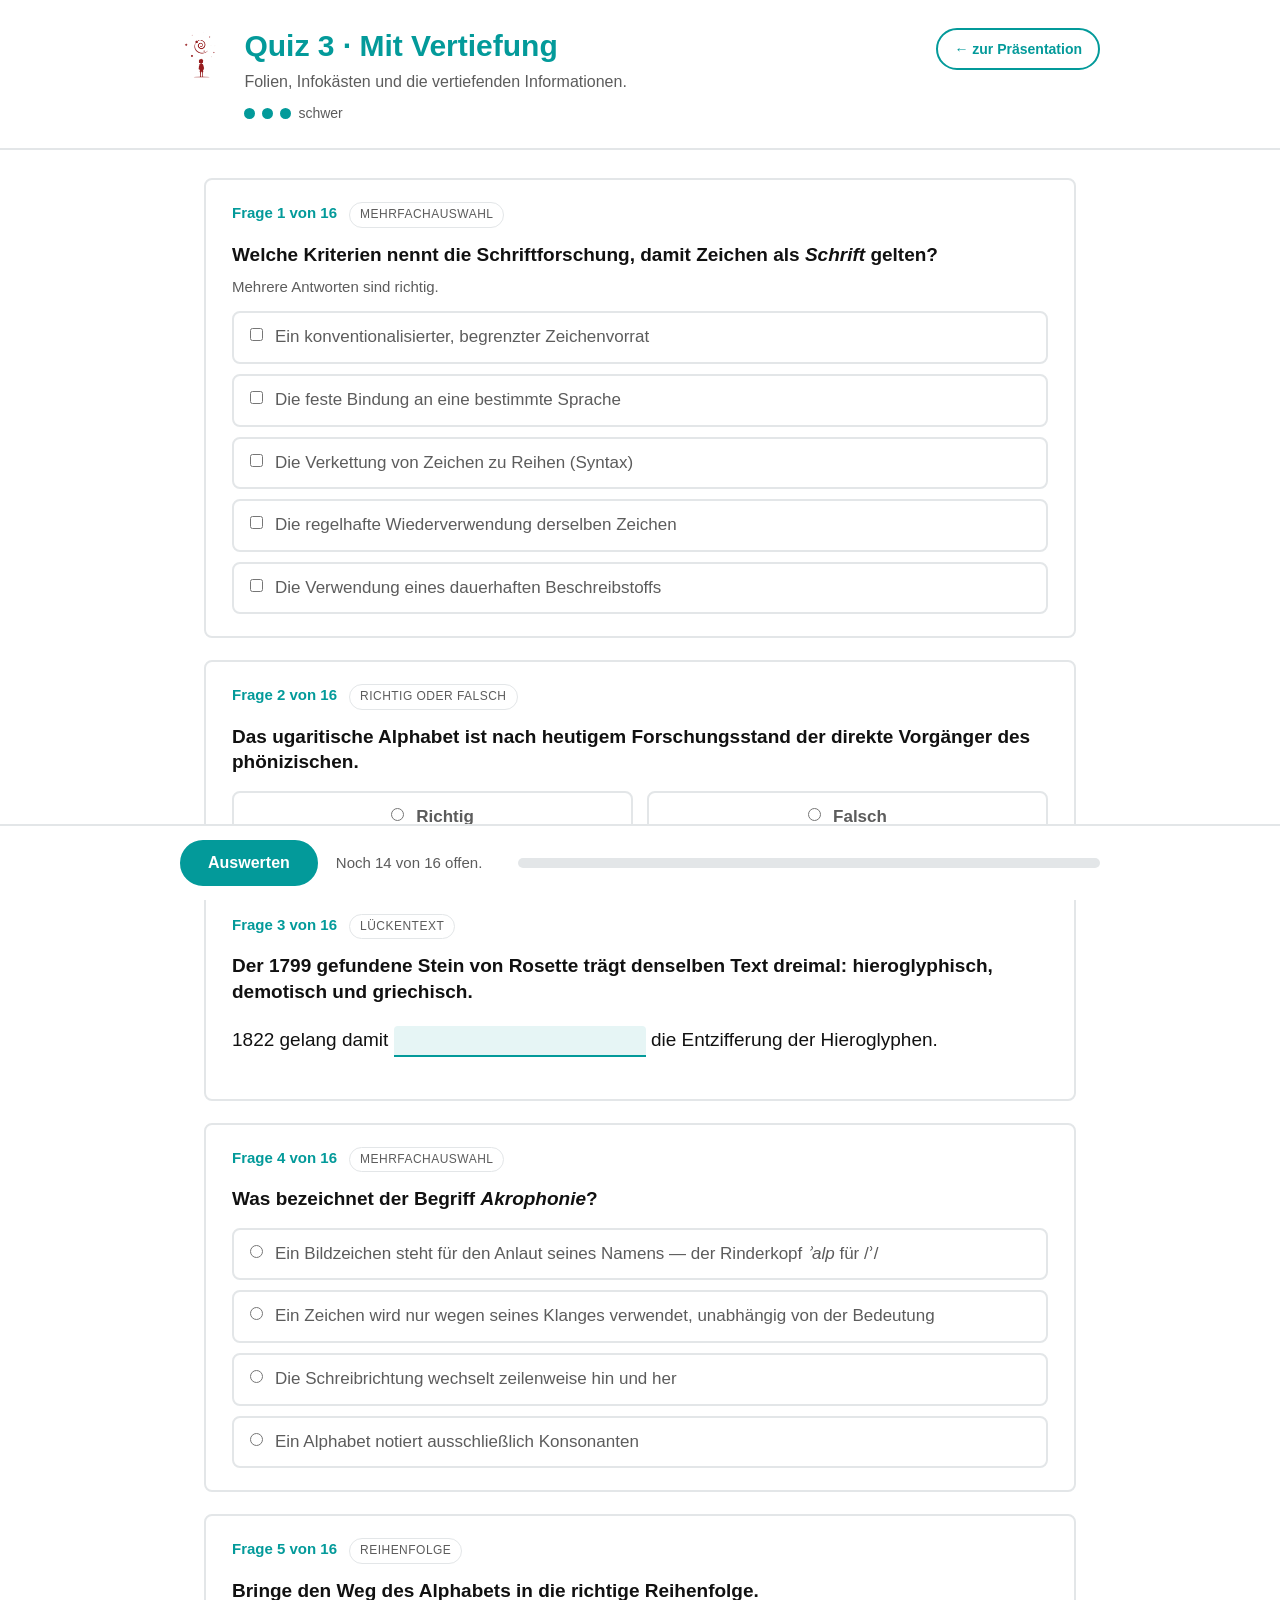
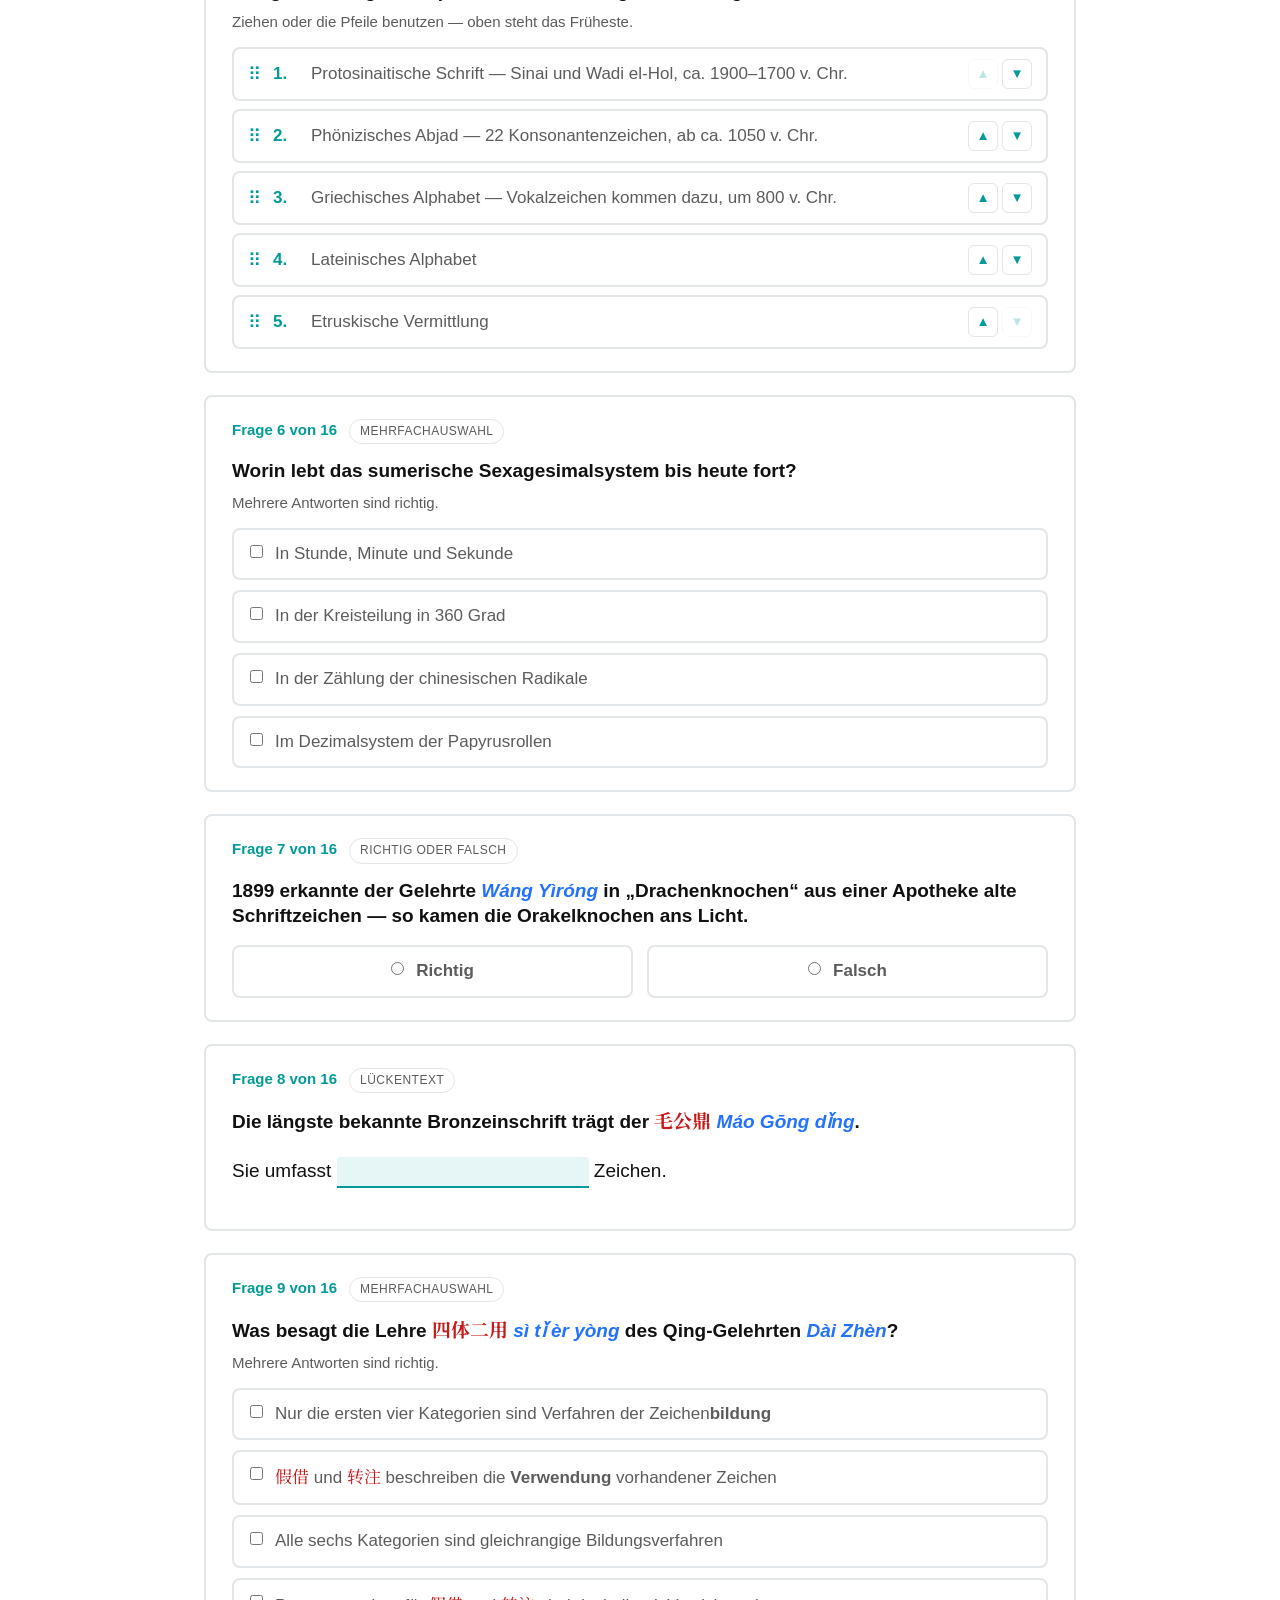
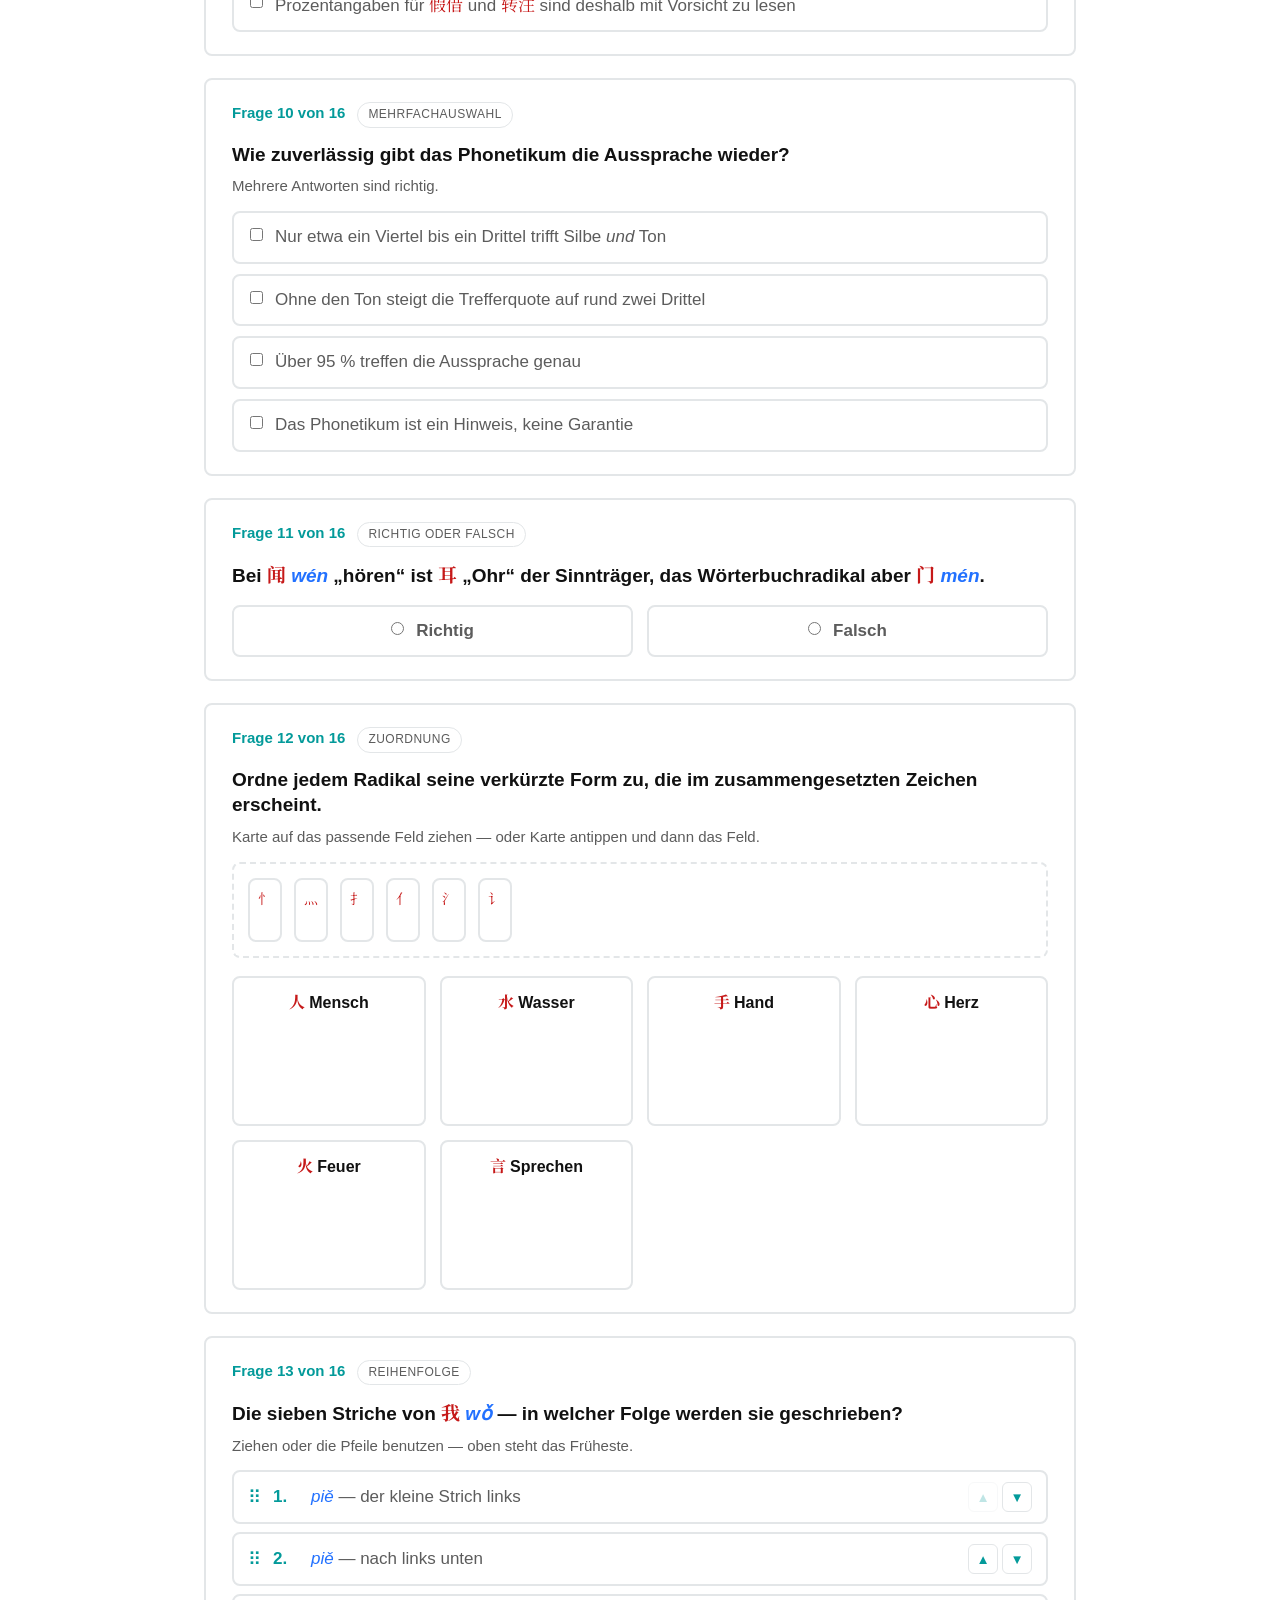
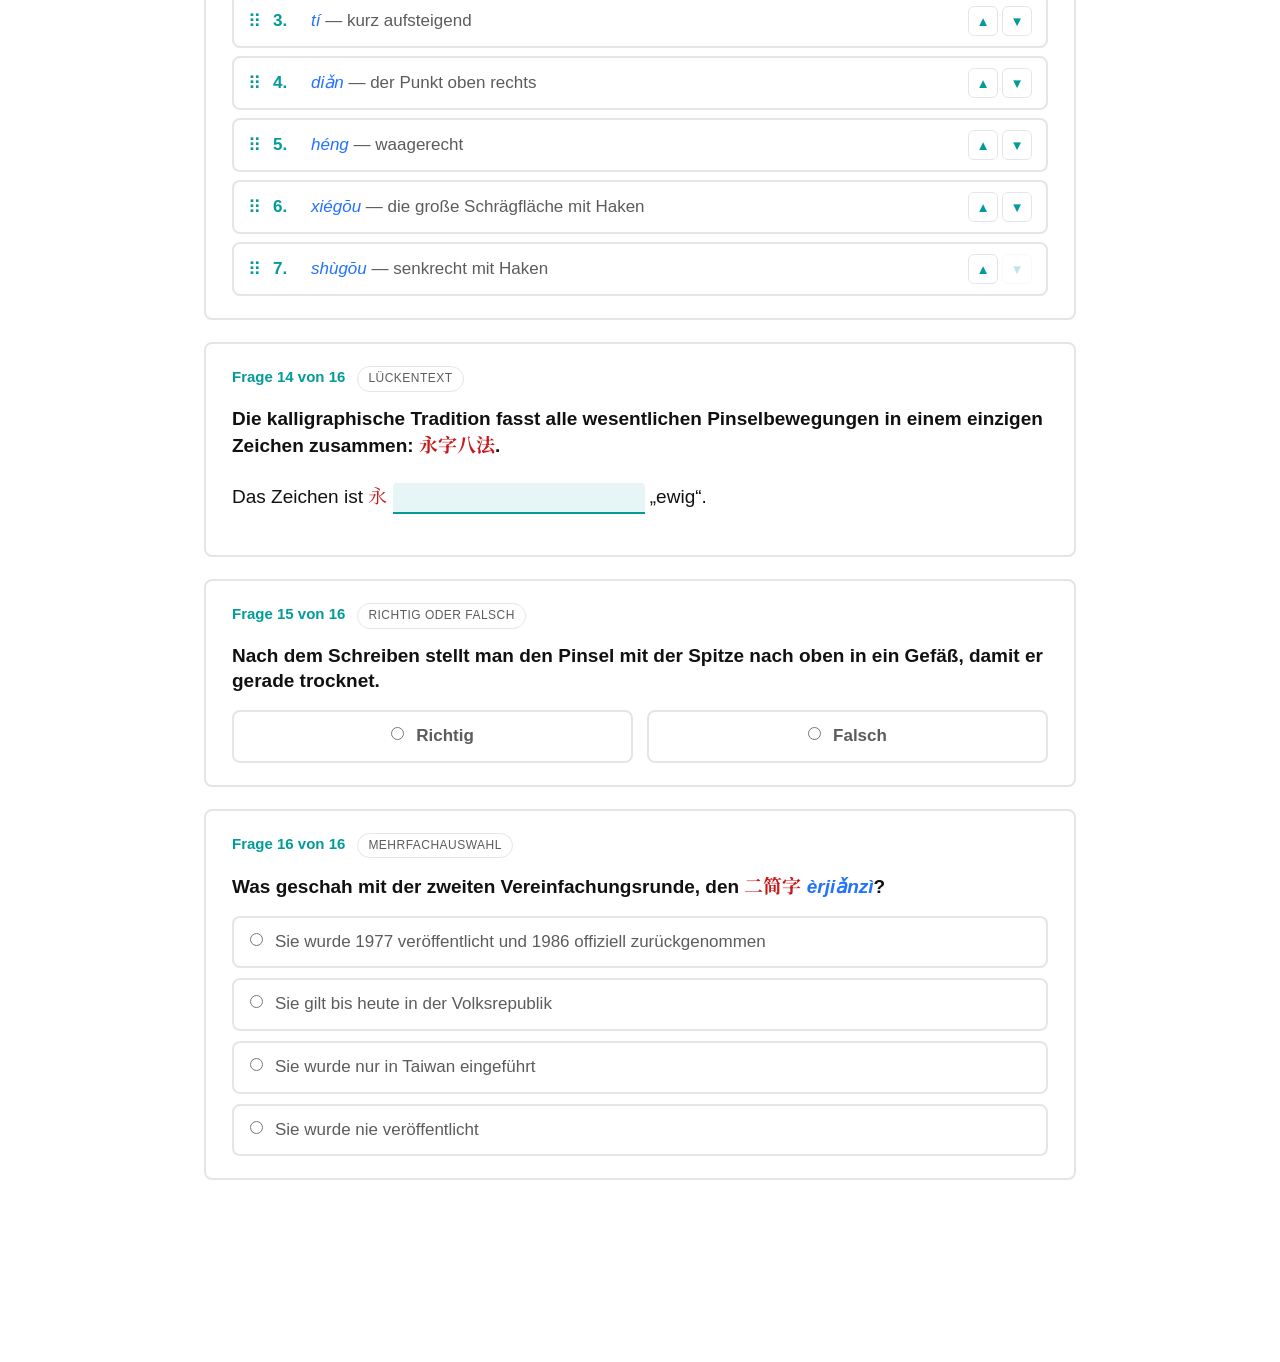
<file: quiz-3.html>
<!DOCTYPE html>
<html lang="de">
<head>
<meta charset="utf-8">
<meta name="viewport" content="width=device-width, initial-scale=1">
<title>Quiz 3 · Mandarin Maverick</title>

<!--
  Mandarin Maverick – Fast Track Chinese
  Quiz 3 zur Präsentation „Einführung in die chinesische Zeichenlehre“

  Stufe 3 · schwer. Gefragt wird der Folieninhalt, der Kurztext der
  Lesekästen und zusätzlich deren Vertiefung samt Schlüsselbegriffen —
  also beide Ebenen der „zusätzlichen Info“.
  Aufbau und Auswertung übernimmt quiz.js.
-->

<link rel="preconnect" href="https://fonts.googleapis.com">
<link rel="preconnect" href="https://fonts.gstatic.com" crossorigin>
<link rel="stylesheet"
      href="https://fonts.googleapis.com/css2?family=Noto+Serif+SC:wght@400;700&display=swap">
<link rel="stylesheet" href="quiz.css">
</head>

<body>

<header class="q-kopf">
  <div class="q-kopf-innen">
    <img src="assets/logo/mm-logo-symbol-color.png" alt="Mandarin Maverick">
    <div>
      <h1 id="q-titel"></h1>
      <p id="q-untertitel"></p>
      <span class="q-stufe" id="q-stufe"></span>
    </div>
    <a class="q-zurueck" href="index.html">← zur Präsentation</a>
  </div>
</header>

<main id="q-fragen"></main>

<div class="q-leiste">
  <div class="q-leiste-innen">
    <button type="button" class="q-knopf" id="q-auswerten">Auswerten</button>
    <button type="button" class="q-knopf q-knopf--leer" id="q-neu" hidden>Noch einmal</button>
    <span class="q-offen" id="q-offen"></span>
    <span class="q-ergebnis" id="q-ergebnis"></span>
    <div class="q-balken" id="q-balken"><span></span></div>
  </div>
</div>

<script>
const QUIZ = {
  titel: 'Quiz 3 · Mit Vertiefung',
  untertitel: 'Folien, Infokästen und die vertiefenden Informationen.',
  stufe: 3,
  fragen: [

    {
      typ: 'mc',
      frage: 'Welche Kriterien nennt die Schriftforschung, damit Zeichen als <em>Schrift</em> gelten?',
      optionen: [
        'Ein konventionalisierter, begrenzter Zeichenvorrat',
        'Die feste Bindung an eine bestimmte Sprache',
        'Die Verkettung von Zeichen zu Reihen (Syntax)',
        'Die regelhafte Wiederverwendung derselben Zeichen',
        'Die Verwendung eines dauerhaften Beschreibstoffs'
      ],
      richtig: [0, 1, 2, 3],
      erklaerung: 'Der Beschreibstoff spielt keine Rolle — Schrift steht auf Ton, Knochen, Papyrus und Bildschirm. <span class="pinyin">Jiǎhú</span> erfüllt allenfalls das erste Kriterium ansatzweise.'
    },

    {
      typ: 'rf',
      frage: 'Das ugaritische Alphabet ist nach heutigem Forschungsstand der direkte Vorgänger des phönizischen.',
      richtig: false,
      erklaerung: 'Es ist eine <strong>eigenständige Parallelentwicklung</strong>. Der gemeinsame Ursprung liegt in der protosinaitischen Schrift (ca. 1900–1700 v. Chr.).'
    },

    {
      typ: 'luecke',
      frage: 'Der 1799 gefundene Stein von Rosette trägt denselben Text dreimal: hieroglyphisch, demotisch und griechisch.',
      satz: '1822 gelang damit ___ die Entzifferung der Hieroglyphen.',
      loesung: ['Champollion', 'Jean-François Champollion', 'Jean Francois Champollion'],
      erklaerung: 'Die Kenntnis der Hieroglyphen war zuvor 1400 Jahre lang verloren — die letzte datierte Inschrift stammt von 394 n. Chr. aus Philae.'
    },

    {
      typ: 'mc',
      frage: 'Was bezeichnet der Begriff <em>Akrophonie</em>?',
      optionen: [
        'Ein Bildzeichen steht für den Anlaut seines Namens — der Rinderkopf <em>ʾalp</em> für /ʾ/',
        'Ein Zeichen wird nur wegen seines Klanges verwendet, unabhängig von der Bedeutung',
        'Die Schreibrichtung wechselt zeilenweise hin und her',
        'Ein Alphabet notiert ausschließlich Konsonanten'
      ],
      richtig: [0],
      erklaerung: 'Die zweite Beschreibung ist das <strong>Rebusprinzip</strong>, die dritte <em>boustrophedon</em>, die vierte ein <strong>Abjad</strong>.'
    },

    {
      typ: 'reihenfolge',
      frage: 'Bringe den Weg des Alphabets in die richtige Reihenfolge.',
      elemente: [
        'Protosinaitische Schrift — Sinai und Wadi el-Hol, ca. 1900–1700 v. Chr.',
        'Phönizisches Abjad — 22 Konsonantenzeichen, ab ca. 1050 v. Chr.',
        'Griechisches Alphabet — Vokalzeichen kommen dazu, um 800 v. Chr.',
        'Etruskische Vermittlung',
        'Lateinisches Alphabet'
      ],
      erklaerung: 'Das Ugaritische steht nicht in dieser Kette, sondern daneben: gleiche Wurzel, eigener Zweig.'
    },

    {
      typ: 'mc',
      frage: 'Worin lebt das sumerische Sexagesimalsystem bis heute fort?',
      optionen: [
        'In Stunde, Minute und Sekunde',
        'In der Kreisteilung in 360 Grad',
        'In der Zählung der chinesischen Radikale',
        'Im Dezimalsystem der Papyrusrollen'
      ],
      richtig: [0, 1],
      erklaerung: 'Die Sumerer rechneten im Sechzigersystem. Die letzte bekannte Keilschrifttafel datiert um 75 n. Chr.'
    },

    {
      typ: 'rf',
      frage: '1899 erkannte der Gelehrte <span class="pinyin">Wáng Yìróng</span> in „Drachenknochen“ aus einer Apotheke alte Schriftzeichen — so kamen die Orakelknochen ans Licht.',
      richtig: true,
      erklaerung: 'Der Fundort ist <span class="hanzi">殷墟</span> <span class="pinyin">Yīnxū</span> bei <span class="pinyin">Ānyáng</span> in <span class="pinyin">Hénán</span>, seit 2006 UNESCO-Welterbe. Über 150.000 beschriftete Fragmente sind bekannt.'
    },

    {
      typ: 'luecke',
      frage: 'Die längste bekannte Bronzeinschrift trägt der <span class="hanzi">毛公鼎</span> <span class="pinyin">Máo Gōng dǐng</span>.',
      satz: 'Sie umfasst ___ Zeichen.',
      loesung: ['497'],
      erklaerung: 'Anders als die knappen Orakelfragen sind Bronzeinschriften oft ausführliche Urkunden — Belehnungen, Landschenkungen, Rechtsfälle.'
    },

    {
      typ: 'mc',
      frage: 'Was besagt die Lehre <span class="hanzi">四体二用</span> <span class="pinyin">sì tǐ èr yòng</span> des Qing-Gelehrten <span class="pinyin">Dài Zhèn</span>?',
      optionen: [
        'Nur die ersten vier Kategorien sind Verfahren der Zeichen<strong>bildung</strong>',
        '<span class="hanzi">假借</span> und <span class="hanzi">转注</span> beschreiben die <strong>Verwendung</strong> vorhandener Zeichen',
        'Alle sechs Kategorien sind gleichrangige Bildungsverfahren',
        'Prozentangaben für <span class="hanzi">假借</span> und <span class="hanzi">转注</span> sind deshalb mit Vorsicht zu lesen'
      ],
      richtig: [0, 1, 3],
      erklaerung: '<span class="hanzi">造字法</span> — Zeichenbildung — gegenüber <span class="hanzi">用字法</span> — Zeichenverwendung. Die sechs Kategorien sind ein Ordnungsraster, keine trennscharfen Schubladen.'
    },

    {
      typ: 'mc',
      frage: 'Wie zuverlässig gibt das Phonetikum die Aussprache wieder?',
      optionen: [
        'Nur etwa ein Viertel bis ein Drittel trifft Silbe <em>und</em> Ton',
        'Ohne den Ton steigt die Trefferquote auf rund zwei Drittel',
        'Über 95 % treffen die Aussprache genau',
        'Das Phonetikum ist ein Hinweis, keine Garantie'
      ],
      richtig: [0, 1, 3],
      erklaerung: 'Beispiel für die Abweichung: <span class="hanzi">每</span> <span class="pinyin">měi</span> liefert <span class="hanzi">海</span> <span class="pinyin">hǎi</span>, <span class="hanzi">梅</span> <span class="pinyin">méi</span> und <span class="hanzi">敏</span> <span class="pinyin">mǐn</span>.'
    },

    {
      typ: 'rf',
      frage: 'Bei <span class="hanzi">闻</span> <span class="pinyin">wén</span> „hören“ ist <span class="hanzi">耳</span> „Ohr“ der Sinnträger, das Wörterbuchradikal aber <span class="hanzi">门</span> <span class="pinyin">mén</span>.',
      richtig: true,
      erklaerung: 'Signifikum und Radikal fallen meist zusammen — aber nicht immer. Hier ist <span class="hanzi">门</span> zugleich das Phonetikum.'
    },

    {
      typ: 'zuordnung',
      frage: 'Ordne jedem Radikal seine verkürzte Form zu, die im zusammengesetzten Zeichen erscheint.',
      ziele: [
        '<span class="hanzi">人</span> Mensch',
        '<span class="hanzi">水</span> Wasser',
        '<span class="hanzi">手</span> Hand',
        '<span class="hanzi">心</span> Herz',
        '<span class="hanzi">火</span> Feuer',
        '<span class="hanzi">言</span> Sprechen'
      ],
      karten: [
        { text: '<span class="hanzi">亻</span>', ziel: '人 Mensch' },
        { text: '<span class="hanzi">氵</span>', ziel: '水 Wasser' },
        { text: '<span class="hanzi">扌</span>', ziel: '手 Hand' },
        { text: '<span class="hanzi">忄</span>', ziel: '心 Herz' },
        { text: '<span class="hanzi">灬</span>', ziel: '火 Feuer' },
        { text: '<span class="hanzi">讠</span>', ziel: '言 Sprechen' }
      ],
      erklaerung: 'Diese Formen zu erkennen ist der eigentliche Lernschritt. Beide Formen gehören zu einem Radikal und stehen im Wörterbuch an derselben Stelle.'
    },

    {
      typ: 'reihenfolge',
      frage: 'Die sieben Striche von <span class="hanzi">我</span> <span class="pinyin">wǒ</span> — in welcher Folge werden sie geschrieben?',
      elemente: [
        '<span class="pinyin">piě</span> — nach links unten',
        '<span class="pinyin">héng</span> — waagerecht',
        '<span class="pinyin">shùgōu</span> — senkrecht mit Haken',
        '<span class="pinyin">tí</span> — kurz aufsteigend',
        '<span class="pinyin">xiégōu</span> — die große Schrägfläche mit Haken',
        '<span class="pinyin">piě</span> — der kleine Strich links',
        '<span class="pinyin">diǎn</span> — der Punkt oben rechts'
      ],
      erklaerung: '<span class="hanzi">我</span> ist der klassische Prüfstein: Wer den Punkt zuerst schreibt, verrät, dass die Regel „kleine Striche und Punkte zuletzt“ noch nicht sitzt.'
    },

    {
      typ: 'luecke',
      frage: 'Die kalligraphische Tradition fasst alle wesentlichen Pinselbewegungen in einem einzigen Zeichen zusammen: <span class="hanzi">永字八法</span>.',
      satz: 'Das Zeichen ist <span class="hanzi">永</span> ___ „ewig“.',
      loesung: ['yǒng', 'yong'],
      erklaerung: 'Wer <span class="hanzi">永</span> beherrscht, hat alle acht Grundstriche geübt — ein klassischer Einstieg in die Kalligraphie.'
    },

    {
      typ: 'rf',
      frage: 'Nach dem Schreiben stellt man den Pinsel mit der Spitze nach oben in ein Gefäß, damit er gerade trocknet.',
      richtig: false,
      erklaerung: 'Genau das nicht: Das Wasser liefe in den Schaft und löste die Bindung. Der Pinsel wird ausgewaschen, die Spitze ausgedreht — und <strong>hängend</strong> getrocknet.'
    },

    {
      typ: 'mc',
      frage: 'Was geschah mit der zweiten Vereinfachungsrunde, den <span class="hanzi">二简字</span> <span class="pinyin">èrjiǎnzì</span>?',
      optionen: [
        'Sie wurde 1977 veröffentlicht und 1986 offiziell zurückgenommen',
        'Sie gilt bis heute in der Volksrepublik',
        'Sie wurde nur in Taiwan eingeführt',
        'Sie wurde nie veröffentlicht'
      ],
      richtig: [0],
      erklaerung: 'Sie stieß auf breite Ablehnung — ein Hinweis darauf, dass Schriftpolitik an Akzeptanzgrenzen stößt. Seit 2013 fasst die Norm <span class="hanzi">通用规范汉字表</span> den amtlichen Bestand auf 8.105 Zeichen.'
    }

  ]
};
</script>
<script src="quiz.js"></script>

</body>
</html>
</file>
<file: theme.css>
/* ==========================================================================
   Mandarin Maverick – Fast Track Chinese
   theme.css · Präsentationssystem 16:9
   Basis: MM_Designhandbuch v1.4, Kap. 3 (Farbe), 4 (Typografie), 6 (Folienraster),
          8 (Tabellen), 9 (Kästen), 15.1 (Tokens)
   Bewusst nicht umgesetzt: Kap. 11 (Figurenensemble), Kap. 13 (Funktions-Icons).
   ========================================================================== */

/* --------------------------------------------------------------------------
   1  Tokens — Kap. 15.1 unverändert übernommen, ergänzt um das Folienraster 6.1
   -------------------------------------------------------------------------- */

:root {
  /* Marke */
  --mm-turquoise:        #039A9A;
  --mm-turquoise-dark:   #02736F;
  --mm-turquoise-light:  #E6F5F5;
  --mm-bordeaux:         #961B1D;  /* verbindlich, aus der Logo-SVG */

  /* Sprachsemantik – nicht überschreiben (Kap. 3.3) */
  --mm-pinyin:           #2271FF;
  --mm-pinyin-small:     #1A5CD8;  /* < 12 pt */
  --mm-hanzi:            #C61919;
  --mm-german:           #5C5C5C;
  --mm-german-strong:    #111111;

  /* Neutral */
  --mm-bg:               #FFFFFF;
  --mm-rule:             #707070;
  --mm-rule-light:       #E3E6E8;

  /* Signal – nur Bewertung und Warnung, nie für Sprache */
  --mm-correct:          #0E8A44;
  --mm-warning:          #D2691E;

  /* Schriftketten (Kap. 4.2) */
  --mm-font-latin:   "Helvetica Neue", Helvetica, Arial, "Noto Sans", sans-serif;
  --mm-font-display: "Helvetica Neue Condensed", "Arial Narrow",
                     "Roboto Condensed", "Helvetica Neue", sans-serif;
  --mm-font-hanzi:   "Kaiti SC", "STKaiti", "KaiTi", "Noto Serif SC",
                     "Songti SC", serif;

  /* Zeilenabstände (Kap. 4.5) */
  --mm-lh-de:     1.35;
  --mm-lh-pinyin: 1.5;
  --mm-lh-hanzi:  1.7;

  /* Folienraster 1920 × 1080 (Kap. 6.1) */
  --mm-slide-w:        1920px;
  --mm-slide-h:        1080px;
  --mm-safe:           80px;
  --mm-gutter:         24px;
  --mm-title-top:      80px;
  --mm-title-h:        140px;
  --mm-content-top:    260px;
  --mm-content-bottom: 980px;
  --mm-footer-top:     1000px;
  --mm-footer-h:       40px;

  /* Bildmarke oben links (Kap. 6.1 / 2.6) */
  --mm-logo-corner-h:     54px;
  --mm-logo-corner-inset: 24px;
  --mm-logo-corner-alpha: 1;   /* 0.85–1.0; darunter leidet der Markenauftritt */

  /* Cursor als bordeauxroter Punkt (Bildschirmwerkzeug, Abschnitt 12) */
  --mm-cursor-size:      18px;
  --mm-cursor-color:     var(--mm-bordeaux);

  /* Foliengrößen in px (Kap. 4.4) */
  --mm-fs-title:      54px;
  --mm-fs-subtitle:   32px;
  --mm-fs-body:       30px;
  --mm-fs-pinyin:     38px;
  --mm-fs-hanzi:      60px;
  --mm-fs-hanzi-key: 160px;   /* Schlüsselzeichen, 80–120 pt */
  --mm-fs-table:      24px;
  --mm-fs-footer:     16px;

  /* Bewegung – ausschließlich Verblassen (Kap. 6.3) */
  --mm-fade: 250ms;

  --mm-radius: 8px;
}

/* --------------------------------------------------------------------------
   2  Grundlagen
   -------------------------------------------------------------------------- */

*, *::before, *::after { box-sizing: border-box; }

html, body {
  margin: 0;
  height: 100%;
  background: var(--mm-bg);
  font-family: var(--mm-font-latin);
  color: var(--mm-german);
}

/* --------------------------------------------------------------------------
   3  Sprachsemantik (Kap. 3.3) — gilt ausnahmslos, auch in Tabellen und Kästen
   -------------------------------------------------------------------------- */

.pinyin {
  color: var(--mm-pinyin);
  font-family: var(--mm-font-latin);
  line-height: var(--mm-lh-pinyin);
}

/* Unter 12 pt bzw. 16 px reicht der Kontrast von #2271FF nicht (Kap. 3.5). */
.pinyin-small { color: var(--mm-pinyin-small); }

.hanzi {
  color: var(--mm-hanzi);
  font-family: var(--mm-font-hanzi);
  line-height: var(--mm-lh-hanzi);
}

.de     { color: var(--mm-german); line-height: var(--mm-lh-de); }
.strong { color: var(--mm-german-strong); font-weight: 700; }

/* Nur für Bewertung und Warnung, nie für Sprachinhalte. */
.correct { color: var(--mm-correct); }
.warning { color: var(--mm-warning); }

/* --------------------------------------------------------------------------
   4  Bühne — die Folie bleibt exakt 1920 × 1080 und wird als Ganzes skaliert,
      damit alle Maße aus Kap. 6.1 unverändert in px gelten.
      --mm-scale setzt deck.js.
   -------------------------------------------------------------------------- */

.mm-deck {
  position: fixed;
  inset: 0;
  overflow: hidden;
  background: var(--mm-bg);
}

/* Die Bühne sitzt mittig über der Bedienleiste, nicht mittig im Fenster:
   deck.js misst die Höhe der Leiste und setzt --mm-buehne-mitte auf die Mitte
   des verbleibenden Raums. Dadurch liegt keine Folie mehr unter der Leiste —
   weder Fußzeile noch Bild. Der Preis ist eine um wenige Prozent kleinere
   Folie; er ist geringer als der Schaden verdeckter Inhalte. */
.mm-stage {
  position: absolute;
  left: 50%;
  top: var(--mm-buehne-mitte, 50%);
  width: var(--mm-slide-w);
  height: var(--mm-slide-h);
  transform: translate(-50%, -50%) scale(var(--mm-scale, 1));
}

.mm-slide {
  position: absolute;
  inset: 0;
  padding: var(--mm-safe);
  background: var(--mm-bg);
  opacity: 0;
  visibility: hidden;
  transition: opacity var(--mm-fade) ease, visibility 0s linear var(--mm-fade);
}

/* Absatzabstände entstehen im System über Weißraum-Regeln, nicht über
   Browser-Vorgaben – die skalieren sonst mit der Schriftgröße mit. */
.mm-slide :is(h1, h2, h3, p, ul, ol, figure, table) { margin: 0; }

.mm-slide.is-active {
  opacity: 1;
  visibility: visible;
  transition: opacity var(--mm-fade) ease, visibility 0s;
}

@media (prefers-reduced-motion: reduce) {
  .mm-slide { transition-duration: 0s; }
}

/* --------------------------------------------------------------------------
   5  Folienzonen (Kap. 6.1)
   -------------------------------------------------------------------------- */

.mm-slide-title {
  position: absolute;
  left: var(--mm-safe);
  right: var(--mm-safe);
  top: var(--mm-title-top);
  min-height: var(--mm-title-h);
  margin: 0;
  color: var(--mm-turquoise);
  font-size: var(--mm-fs-title);
  font-weight: 700;
  line-height: var(--mm-lh-de);
}

.mm-slide-title .sub {
  display: block;
  margin-top: 12px;
  font-size: var(--mm-fs-subtitle);
  font-weight: 400;
}

.mm-content {
  position: absolute;
  left: var(--mm-safe);
  right: var(--mm-safe);
  top: var(--mm-content-top);
  height: calc(var(--mm-content-bottom) - var(--mm-content-top));
  font-size: var(--mm-fs-body);
  line-height: var(--mm-lh-de);
}

/* Foliengrößen der Sprachebenen (Kap. 4.4). .hanzi-key ist das
   Schlüsselzeichen, das eine Folie allein trägt. */
.mm-content .pinyin    { font-size: var(--mm-fs-pinyin); }
.mm-content .hanzi     { font-size: var(--mm-fs-hanzi); }
.mm-content .hanzi-key { font-size: var(--mm-fs-hanzi-key); }

/* Zwölfspaltiges Raster, Steg 24 px — für mehrspaltige Folien. */
.mm-grid {
  display: grid;
  grid-template-columns: repeat(12, 1fr);
  gap: var(--mm-gutter);
}

.mm-footer {
  position: absolute;
  left: var(--mm-safe);
  right: var(--mm-safe);
  top: var(--mm-footer-top);
  height: var(--mm-footer-h);
  display: flex;
  align-items: center;
  justify-content: space-between;
  color: var(--mm-turquoise);
  font-size: var(--mm-fs-footer);
}

/* Bildmarke oben links: Sie steht über dem Folientitel (Titelzone ab 80 px)
   und bleibt damit auf jeder Folie an derselben Stelle. */
.mm-logo-corner {
  position: absolute;
  left: var(--mm-logo-corner-inset);
  top: var(--mm-logo-corner-inset);
  height: var(--mm-logo-corner-h);
  width: auto;
  opacity: var(--mm-logo-corner-alpha);
}

/* --------------------------------------------------------------------------
   6  Folientypen (Kap. 6.2)
   -------------------------------------------------------------------------- */

/* Abschnittstrenner — trägt nur einen Titel, sonst nichts. Fuß und
   Bildmarke liegen absolut und stören die Zentrierung nicht. */
.mm-slide--abschnitt {
  display: flex;
  align-items: center;
  justify-content: center;
}

.mm-abschnitt-titel {
  max-width: 1480px;
  text-align: center;
  color: var(--mm-turquoise);
  font-size: 76px;
  font-weight: 700;
  line-height: 1.25;
}

/* Titelfolie — Volllogo 480–640 px, zentriert. */
.mm-slide--cover {
  display: flex;
  flex-direction: column;
  align-items: center;
  justify-content: center;
  text-align: center;
  gap: 48px;
}

.mm-cover-logo { width: 560px; height: auto; }

.mm-cover-title {
  margin: 0;
  color: var(--mm-turquoise);
  font-size: var(--mm-fs-title);
  font-weight: 700;
}

.mm-cover-meta {
  color: var(--mm-german);
  font-size: var(--mm-fs-subtitle);
  line-height: var(--mm-lh-de);
}

/* Abschlussfolie: 加油 / Jiā yóu! */
.mm-slide--cover .hanzi  { font-size: var(--mm-fs-hanzi-key); }
.mm-slide--cover .pinyin { font-size: var(--mm-fs-pinyin); }

/* Kapiteltrenner — großes Hanzi links, Pinyin darüber, Deutsch darunter. */
.mm-chapter {
  display: flex;
  flex-direction: column;
  justify-content: center;
  gap: 16px;
}

.mm-chapter .pinyin { font-size: var(--mm-fs-pinyin); }
.mm-chapter .hanzi  { font-size: var(--mm-fs-hanzi-key); }
.mm-chapter .de     { font-size: var(--mm-fs-subtitle); }

/* Schlüsselzeichen groß in der Folienmitte, das Pinyin in Normalgröße
   unmittelbar darunter. Für Folien, die ein Zeichen allein tragen. */
.mm-chapter--zentriert {
  align-items: center;
  text-align: center;
  gap: 0;
  height: 100%;
}

.mm-chapter--zentriert .hanzi-key {
  margin: 0;
  font-size: 400px;
  line-height: 1;
}

.mm-chapter--zentriert .pinyin { margin: 12px 0 0; }
.mm-chapter--zentriert .de     { margin: 32px 0 0; max-width: 1200px; }

/* Latinische Alphabetprobe — Gegenstück zur Zeichenschrift (Folie 13). */
.mm-alphabet {
  border: 2px solid var(--mm-rule-light);
  border-radius: var(--mm-radius);
  padding: 24px 20px;
  text-align: center;
  color: var(--mm-german-strong);
  font-family: var(--mm-font-latin);
  font-size: 40px;
  font-weight: 700;
  line-height: 1.5;
  letter-spacing: 0.12em;
  word-spacing: 0.1em;
}

/* Lernziele — türkiser Pfeil als Aufzählungszeichen. */
.mm-goals { margin: 0; padding: 0; list-style: none; }

.mm-goals li {
  position: relative;
  padding-left: 48px;
  margin-bottom: 28px;
}

.mm-goals li::before {
  content: "➪";
  position: absolute;
  left: 0;
  color: var(--mm-turquoise);
}

/* Aufzählung Ebene 1 (Kap. 9.3): türkises Zeichen, Text folgt der Sprachfarbe. */
.mm-list { margin: 0; padding: 0; list-style: none; }

.mm-list li {
  position: relative;
  padding-left: 32px;
  margin-bottom: 20px;
}

.mm-list li::before {
  content: "•";
  position: absolute;
  left: 0;
  color: var(--mm-turquoise);
}

/* Lange Aufzählungen — kleinere Zeile, engerer Abstand. Bleibt mit 24 px
   über der Untergrenze aus Kap. 4.4. */
.mm-list--knapp li { margin-bottom: 12px; font-size: var(--mm-fs-table); }
.mm-list--knapp li:last-child { margin-bottom: 0; }
.mm-list--knapp .hanzi-inline { font-size: var(--mm-fs-table); }
.mm-list--knapp .pinyin { font-size: inherit; line-height: inherit; }

/* Kurze Aufzählung als eine Zeile — für Folien, auf denen die Abbildung die
   ganze Breite bekommt und die Stichworte darunter Platz finden müssen. */
.mm-list--reihe {
  display: flex;
  flex-wrap: wrap;
  justify-content: center;
  gap: 10px 48px;
}

.mm-list--reihe li { margin-bottom: 0; }

/* Arbeitsschritte 1., 2., 3. — türkis und fett (Kap. 9.3). */
.mm-list--num { counter-reset: mm-step; }

.mm-list--num li { padding-left: 56px; }

.mm-list--num li::before {
  counter-increment: mm-step;
  content: counter(mm-step) ".";
  color: var(--mm-turquoise);
  font-weight: 700;
}

/* Einzelnes Hanzi mitten im deutschen Fließtext oder in einer Titelzeile:
   Farbe und Schrift bleiben, der Zeilenfall wird nicht gesprengt. */
.hanzi.hanzi-inline { font-size: var(--mm-fs-subtitle); line-height: 1; }
.hanzi.hanzi-body   { font-size: var(--mm-fs-body);     line-height: 1; }

/* Pinyin, das mitten in einem deutschen Aufzählungstext steht, folgt der
   Größe der Zeile — die 28 pt aus Kap. 4.4 gelten für Pinyin als eigene
   Zeile, nicht für eingestreute Wörter. Die Farbe bleibt unverändert. */
.mm-content .mm-list .pinyin { font-size: inherit; }

/* Deutscher Text eine Stufe größer, für tragende Aussagen. */
.mm-sub { font-size: var(--mm-fs-subtitle); }

/* Zeichengleichung im Fließtext, z. B. 女 + 马 = 妈.
   Zwei Klassen, damit die Regel den Margin-Reset aus Abschnitt 4 schlägt. */
.mm-content .mm-formula-line { margin-bottom: 32px; }

/* Große Kennzahl. Bewusst nicht rot – Rot ist ausschließlich für Hanzi
   reserviert (Kap. 3.3). */
.mm-figure-number {
  font-size: 120px;
  font-weight: 700;
  color: var(--mm-german-strong);
  line-height: 1.1;
}

/* Grammatikfolie — Formel groß zentriert, Farben nach Kap. 3.4. */
.mm-formula {
  text-align: center;
  font-size: var(--mm-fs-hanzi);
  font-weight: 700;
  line-height: var(--mm-lh-hanzi);
  margin: 0 0 56px;
}

.mm-formula .op { color: var(--mm-german-strong); }  /* S, Verb, Objekt, Ort, + */

/* Aufgabenfolie — türkiser Balken oben (Kap. 6.2). */
.mm-task-bar {
  background: var(--mm-turquoise);
  color: var(--mm-bg);
  font-size: var(--mm-fs-subtitle);
  font-weight: 700;
  padding: 16px 32px;
  margin-bottom: 48px;
}

/* Bildimpuls — Foto vollflächig, ein Satz in weißem Kasten. */
.mm-slide--image { padding: 0; }

.mm-slide--image figure { margin: 0; height: 100%; }

.mm-slide--image figure img {
  width: 100%;
  height: 100%;
  object-fit: cover;
  display: block;
}

.mm-image-caption {
  position: absolute;
  left: var(--mm-safe);
  right: var(--mm-safe);
  bottom: 140px;
  background: var(--mm-bg);
  padding: 32px 40px;
  font-size: var(--mm-fs-subtitle);
  line-height: var(--mm-lh-de);
}

/* Bildnachweis für historische Bilddokumente (Kap. 10.2). */
.mm-credit {
  font-size: var(--mm-fs-footer);
  color: var(--mm-german);
  text-align: right;
}

/* Text links, Bilddokument rechts. Der Standardfall für Erklärfolien mit
   einem historischen Beleg. */
.mm-split {
  display: grid;
  grid-template-columns: 5fr 7fr;
  gap: 56px;
  height: 100%;
  align-items: center;
}

.mm-split--wide  { grid-template-columns: 4fr 8fr; }
.mm-split--right { grid-template-columns: 7fr 5fr; }

/* Die Figur füllt die Inhaltszone und schrumpft das Bild, sobald eine
   Bildunterschrift dazukommt — sonst schöbe die Unterschrift das Bild
   über die Zone hinaus. */
.mm-figure {
  margin: 0;
  display: flex;
  flex-direction: column;
  justify-content: center;
  height: 100%;
  min-height: 0;
}

.mm-figure img {
  display: block;
  flex: 0 1 auto;
  width: 100%;
  height: auto;
  min-height: 0;
  max-height: 100%;
  object-fit: contain;
}

.mm-figure figcaption { flex: 0 0 auto; }

/* Film in der Figur — verhält sich wie ein Bild. */
.mm-figure video {
  display: block;
  flex: 0 1 auto;
  width: 100%;
  height: auto;
  min-height: 0;
  border: 1px solid var(--mm-rule-light);
  border-radius: var(--mm-radius);
  background: var(--mm-bg);
}

/* Zentriertes Einzelbild über die volle Inhaltsbreite. Die Unterschrift
   folgt dem Bild in die Mitte — sonst stünde sie bei hochformatigen Bildern
   weit links neben dem Motiv. */
.mm-figure--center img { margin: 0 auto; width: auto; max-width: 100%; }
.mm-figure--center figcaption { text-align: center; }

/* Bildunterschriften bleiben bei 18 pt — die Untergrenze aus Kap. 4.4 gilt
   auch hier, sonst sind sie im Raum nicht mehr lesbar. */
.mm-figure figcaption {
  margin-top: 16px;
  font-size: var(--mm-fs-table);
  line-height: var(--mm-lh-de);
  color: var(--mm-german);
}

/* In der Bildunterschrift behalten Hanzi und Pinyin ihre Farbe, folgen aber
   der Zeilengröße — sonst sprengen sie die Unterschrift (wie im Lesekasten). */
.mm-figure figcaption .hanzi,
.mm-figure figcaption .pinyin { font-size: inherit; line-height: inherit; }

/* Waagerechte Zeichenentwicklungs-Streifen: Zeichen links, Bild rechts.
   Die Gruppe steht mittig in der Inhaltszone – die Streifen sind rund 3:1
   und füllen die Folienbreite nicht aus, der Rest ist Weißraum. */
.mm-strips {
  display: flex;
  flex-direction: column;
  justify-content: center;
  height: 100%;
}

.mm-strip {
  display: grid;
  grid-template-columns: 180px auto;
  justify-content: center;
  align-items: center;
  gap: 48px;
}

.mm-strip + .mm-strip { margin-top: 32px; }

/* Über die Höhe begrenzen, sonst sprengen drei Streifen die Inhaltszone. */
.mm-strip img { display: block; height: 200px; width: auto; }

.mm-strip .label .hanzi  { font-size: var(--mm-fs-hanzi); display: block; }
.mm-strip .label .pinyin { font-size: var(--mm-fs-subtitle); display: block; }
.mm-strip .label .de     { font-size: var(--mm-fs-body); display: block; }

/* Inhalt mittig in der Zone, wenn es kein Bild gibt. */
.mm-content-center {
  display: flex;
  flex-direction: column;
  justify-content: center;
  height: 100%;
}

/* Zwei gleich breite Spalten. */
.mm-split-even {
  display: grid;
  grid-template-columns: 1fr 1fr;
  gap: 80px;
  height: 100%;
  align-items: start;
}

/* Bildreihen. Die Zahl im Modifikator ist die Spaltenzahl. */
.mm-gallery {
  display: grid;
  gap: var(--mm-gutter);
  height: 100%;
  align-content: center;
}

.mm-gallery--2 { grid-template-columns: repeat(2, 1fr); }
.mm-gallery--3 { grid-template-columns: repeat(3, 1fr); }
.mm-gallery--4 { grid-template-columns: repeat(4, 1fr); }
.mm-gallery--5 { grid-template-columns: repeat(5, 1fr); }
.mm-gallery--6 { grid-template-columns: repeat(3, 1fr); row-gap: 32px; }

/* Sechs Proben in einer Reihe — die Stilübersicht. */
.mm-gallery--reihe6 { grid-template-columns: repeat(6, 1fr); }
.mm-gallery.mm-gallery--reihe6 .mm-figure img { max-height: 170px; }
.mm-gallery.mm-gallery--reihe6 figcaption { margin-top: 10px; font-size: 18px; }

/* Bildreihe über einem Textblock: Sie darf die Zone nicht ganz füllen. */
.mm-gallery--oben { height: auto; align-content: start; margin-bottom: 28px; }

/* Enger gesetzt — jeder Millimeter, den Steg und Unterschrift abgeben,
   kommt den Abbildungen zugute. */
.mm-gallery--eng { gap: 16px; }
.mm-gallery--eng figcaption { margin-top: 8px; font-size: 18px; }

.mm-gallery .mm-figure img { max-height: 380px; margin: 0 auto; }
.mm-gallery--2 .mm-figure img { max-height: 620px; }
.mm-gallery--6 .mm-figure img { max-height: 240px; }

.mm-gallery figcaption { text-align: center; }

/* Zwei Bilder übereinander bzw. nebeneinander in einer Figur. */
.mm-figure--stack img + img { margin-top: var(--mm-gutter); }
.mm-figure--stack img { max-height: 340px; margin-left: auto; margin-right: auto; }

.mm-figure--pair {
  display: grid;
  grid-template-columns: 1fr 1fr;
  gap: var(--mm-gutter);
  align-items: center;
}

.mm-figure--pair img { max-height: 560px; }

/* Ungleiches Paar: links das Übersichtsbild, rechts das schmale Detail. */
.mm-gallery--2-1 { grid-template-columns: 2fr 1fr; align-items: center; }
.mm-gallery--2-1 .mm-figure img { max-height: 600px; }

/* --------------------------------------------------------------------------
   7a  Bildmarken — heben eine Stelle im Bild hervor, ohne das Bild selbst
       zu verändern. Der Rahmen .mm-markbox schrumpft exakt auf das Bild,
       damit die Prozentwerte der Marke auf dem Motiv sitzen und beim
       Skalieren der Bühne mitwandern.

       <span class="mm-markbox">
         <img src="…" alt="…">
         <span class="mm-mark" style="left:2%; top:57%; width:26%; height:41%"></span>
       </span>

       Gedreht: --mm-mark-drehung: 23deg (für Bänder wie den Fruchtbaren
       Halbmond). Die Werte lassen sich gefahrlos nachjustieren.
   -------------------------------------------------------------------------- */

.mm-markbox {
  position: relative;
  display: inline-block;
  margin: 0 auto;
  line-height: 0;   /* sonst entsteht unter dem Bild eine Zeilenlücke */
}

/* In der Figur ist die Markbox ein Flex-Element und würde auf volle Breite
   aufgeblasen — dann säßen die Marken neben dem Motiv. */
.mm-figure .mm-markbox {
  align-self: center;
  width: fit-content;
  max-width: 100%;
}

.mm-figure .mm-markbox img {
  width: auto;
  max-width: 100%;
  max-height: 560px;
}

.mm-mark {
  position: absolute;
  border: 4px solid var(--mm-bordeaux);
  border-radius: 50%;
  transform: rotate(var(--mm-mark-drehung, 0deg));
  pointer-events: none;
}

/* Rechteckige Marke, wenn eine Ellipse zu viel Umland einschließt. */
.mm-mark--kasten { border-radius: var(--mm-radius); }

/* --------------------------------------------------------------------------
   7b  Lupe — eine Miniatur auf der Folie, die beim Überfahren groß wird.
       Für Belege, die den Vortrag nicht tragen, aber auf Nachfrage
       lesbar sein sollen.

       <span class="mm-lupe">
         <img class="mm-lupe-klein" src="…" alt="…">
         <span class="mm-lupe-gross"><img src="…" alt=""></span>
       </span>

       .mm-lupe bleibt bewusst unpositioniert: Die große Fassung bezieht
       sich damit auf die Inhaltszone und füllt sie ganz aus.
   -------------------------------------------------------------------------- */

.mm-lupe { display: inline-block; line-height: 0; }

.mm-lupe-klein {
  display: block;
  width: auto;
  border: 2px solid var(--mm-turquoise);
  border-radius: var(--mm-radius);
}

.mm-lupe-gross {
  position: absolute;
  inset: 0;
  z-index: 6;
  display: flex;
  align-items: center;
  justify-content: center;
  background: var(--mm-bg);
  opacity: 0;
  visibility: hidden;
  transition: opacity var(--mm-fade) ease, visibility 0s linear var(--mm-fade);
}

.mm-lupe:hover .mm-lupe-gross,
.mm-lupe:focus-within .mm-lupe-gross {
  opacity: 1;
  visibility: visible;
  transition: opacity var(--mm-fade) ease, visibility 0s;
}

.mm-lupe-gross img {
  max-width: 100%;
  max-height: 100%;
  width: auto;
  border: 2px solid var(--mm-turquoise);
  border-radius: var(--mm-radius);
}

/* Zeile aus Erläuterung und Miniatur. */
.mm-lupe-zeile {
  display: flex;
  align-items: center;
  justify-content: space-between;
  gap: 48px;
}

@media (prefers-reduced-motion: reduce) {
  .mm-lupe-gross { transition-duration: 0s; }
}

/* Nebenbemerkung unter dem Inhalt — kleiner als der Fließtext, aber nie
   unter 18 pt. */
.mm-caption {
  margin-top: 28px;
  font-size: var(--mm-fs-table);
  color: var(--mm-german);
}

/* Auch in der Nebenbemerkung folgen Hanzi und Pinyin der Zeilengröße. */
.mm-caption .hanzi,
.mm-caption .pinyin { font-size: inherit; line-height: inherit; }

/* Mehrere Blöcke untereinander in der Inhaltszone, gemeinsam mittig.
   Spaltenblöcke geben dabei ihre Vollhöhe ab — sonst schöbe der erste
   Block alles Folgende aus der Zone. */
.mm-content--stapel {
  display: flex;
  flex-direction: column;
  justify-content: center;
  gap: 32px;
}

.mm-content--stapel > .mm-split,
.mm-content--stapel > .mm-split-even,
.mm-content--stapel > .mm-gallery { height: auto; }

/* Hervorgehobener Merksatz neben dem Fließtext. */
.mm-note {
  border-left: 4px solid var(--mm-turquoise);
  padding-left: 32px;
}

.mm-note .hanzi  { display: block; margin-top: 12px; }
.mm-note .pinyin { display: block; }

/* Zitat aus einer Quelle. */
.mm-quote {
  border-left: 4px solid var(--mm-turquoise);
  padding-left: 32px;
  font-size: var(--mm-fs-subtitle);
}

/* Zeichenkarten: Hanzi groß, darunter Pinyin und Deutsch. */
.mm-cards {
  display: grid;
  grid-template-columns: repeat(4, 1fr);
  gap: var(--mm-gutter);
  height: 100%;
  align-content: center;
}

.mm-card {
  border: 1px solid var(--mm-rule-light);
  border-radius: var(--mm-radius);
  padding: 20px 16px;
  text-align: center;
}

.mm-card .hanzi  { display: block; }
.mm-card .pinyin { display: block; font-size: var(--mm-fs-subtitle); }
.mm-card .de     { display: block; font-size: var(--mm-fs-table); }

/* Zeichenzerlegung: 广 + 木 = 床 */
.mm-decomp {
  display: flex;
  align-items: center;
  justify-content: center;
  gap: 28px;
}

.mm-decomp-part { text-align: center; min-width: 150px; }

.mm-decomp-part .hanzi  { display: block; line-height: 1.15; }
.mm-decomp-part .pinyin { display: block; font-size: var(--mm-fs-table); }
.mm-decomp-part .de     { display: block; font-size: var(--mm-fs-table); }

/* Das Ergebnis trägt die Aussage – es bekommt Rahmen und mehr Größe. */
.mm-decomp-part.is-result {
  border: 2px solid var(--mm-turquoise);
  border-radius: var(--mm-radius);
  padding: 12px 24px;
}

.mm-decomp-part.is-result .hanzi { font-size: 72px; }

.mm-decomp-op {
  color: var(--mm-turquoise);
  font-size: var(--mm-fs-subtitle);
  font-weight: 700;
}

.mm-decomp-stack {
  display: flex;
  flex-direction: column;
  justify-content: center;
  gap: 24px;
  height: 100%;
}

/* Strichfolge-Spalte: Zeichen groß, darunter die nummerierten Striche. */
.mm-strokes { text-align: center; }

/* Nur die Kopfzeilen der Spalte, nicht das Pinyin in den Listenpunkten —
   sonst bricht jeder Strichname auf eine eigene Zeile um. */
.mm-strokes > .hanzi-key { display: block; font-size: 120px; line-height: 1.05; }
.mm-strokes > .pinyin    { display: block; margin-bottom: 24px; }
.mm-strokes .mm-list     { text-align: left; }

/* Gedrängte Liste für lange Aufzählungen — bleibt bei 18 pt.
   Eingestreute Hanzi und Pinyin folgen hier der Zeilengröße, sonst reißt
   ein einzelnes Wort die ganze Zeile auf. */
.mm-list--tight li            { font-size: var(--mm-fs-table); }
.mm-list--tight li + li       { margin-top: 6px; }
.mm-list--tight .pinyin,
.mm-list--tight .hanzi        { font-size: inherit; line-height: 1.25; }

.mm-yong { text-align: center; }

.mm-yong .hanzi-key { display: block; line-height: 1.05; }
.mm-yong .pinyin    { display: block; font-size: var(--mm-fs-pinyin); }
.mm-yong .de        { display: block; font-size: var(--mm-fs-body); }

/* Übungsraster für das Zeichenschreibblatt (Kap. 9.5). */
.mm-writegrid {
  display: grid;
  grid-template-columns: repeat(8, 160px);
  gap: 14px;
  justify-content: center;
}

.mm-writegrid .cell {
  width: 160px;
  height: 160px;
  border: 1px solid var(--mm-rule-light);
  /* Mittelkreuz als Hilfslinie, gestrichelt und zurückhaltend. */
  background-image:
    linear-gradient(to right,  var(--mm-rule-light) 1px, transparent 1px),
    linear-gradient(to bottom, var(--mm-rule-light) 1px, transparent 1px);
  background-size: 100% 50%, 50% 100%;
  background-position: center, center;
  background-repeat: no-repeat;
}

/* --------------------------------------------------------------------------
   7  Aufdeckkarten — Gesprächsanlass im Vortrag.
      Die Antwort steht von Anfang an im Textfluss und wird nur ein-
      geblendet: so springt das Layout nicht und der PDF-Export bleibt
      vollständig (Kap. 6.3).
   -------------------------------------------------------------------------- */

.mm-reveal {
  display: block;
  width: 100%;
  border: 2px solid var(--mm-turquoise);
  border-radius: var(--mm-radius);
  background: var(--mm-bg);
  padding: 28px 24px;
  text-align: center;
  font-family: var(--mm-font-latin);
  /* Buttons erben die Schriftgröße nicht – ohne diese Zeile landet der Text
     bei 13 px und reißt die Mindestgröße von 18 pt (Kap. 4.4). */
  font-size: var(--mm-fs-body);
  line-height: var(--mm-lh-de);
  cursor: pointer;
}

.mm-reveal:focus-visible {
  outline: 3px solid var(--mm-turquoise-dark);
  outline-offset: 4px;
}

.mm-reveal .q { display: block; }

.mm-reveal .a {
  display: block;
  margin-top: 20px;
  opacity: 0;
  transition: opacity var(--mm-fade) ease;
}

.mm-reveal.is-open .a { opacity: 1; }

/* Der Hinweis verschwindet, sobald die Karte offen ist. */
.mm-reveal .hint {
  display: block;
  margin-top: 20px;
  font-size: var(--mm-fs-table);
  color: var(--mm-turquoise);
  transition: opacity var(--mm-fade) ease;
}

.mm-reveal.is-open .hint { opacity: 0; }

/* Alle Karten einer Reihe gleich hoch, die Reihe mittig in der Inhaltszone. */
.mm-reveal-row {
  display: grid;
  grid-template-columns: repeat(auto-fit, minmax(0, 1fr));
  gap: var(--mm-gutter);
  align-items: stretch;
  align-content: center;
  height: 100%;
}

@media (prefers-reduced-motion: reduce) {
  .mm-reveal .a, .mm-reveal .hint { transition-duration: 0s; }
}

/* --------------------------------------------------------------------------
   8  Lesekasten „zusätzliche Info“ — die Rednernotizen am Bildschirm.

      Zwei Ebenen, wie in den Notizendokumenten angelegt:
        Ebene 1  Kurztext, erscheint beim Überfahren mit dem Cursor
        Ebene 2  Vertiefung und Schlüsselbegriffe, erscheint nach Klick auf
                 „Klicke hier für vertiefende Informationen“ (unten links)

      Der Kasten ist Vortragswerkzeug, kein Folieninhalt: Er liegt über der
      Folie, nicht darin, und zählt deshalb nicht gegen die Sechs-Zeilen-Regel.
   -------------------------------------------------------------------------- */

/* Der Auslöser sitzt oben rechts in der Titelzone — dort ist auf jeder
   Folie Platz, und die Inhaltszone bleibt unangetastet. */
.mm-lk {
  position: absolute;
  right: var(--mm-safe);
  top: var(--mm-title-top);
  z-index: 5;
}

/* Auslöser: zurückhaltend, damit er die Folie nicht stört. */
.mm-lk-btn {
  display: inline-flex;
  align-items: center;
  gap: 10px;
  border: 2px solid var(--mm-turquoise);
  border-radius: var(--mm-radius);
  background: var(--mm-bg);
  color: var(--mm-turquoise);
  font-family: var(--mm-font-latin);
  font-size: var(--mm-fs-table);
  line-height: 1;
  padding: 10px 18px;
  cursor: pointer;
}

.mm-lk-btn::before {
  content: "";
  width: 10px;
  height: 10px;
  border-radius: 50%;
  background: var(--mm-turquoise);
}

.mm-lk-btn:focus-visible {
  outline: 3px solid var(--mm-turquoise-dark);
  outline-offset: 4px;
}

/* Die Tafel selbst. Rahmen und Weißraum statt Schatten (Kap. 9.1). */
.mm-lk-pop {
  position: absolute;
  right: 0;
  top: calc(100% + 16px);
  /* Volle Satzbreite: 1920 − 2 × 80 px Schutzrand. Je breiter der Satz,
     desto weniger Zeilen — die Vertiefung passt dann meist ohne Rollen. */
  width: 1760px;
  /* Bis knapp an den unteren Folienrand: Oberkante liegt bei ~140 px. */
  max-height: 880px;
  overflow-y: auto;
  border: 2px solid var(--mm-turquoise);
  border-radius: var(--mm-radius);
  background: var(--mm-bg);
  padding: 36px 40px;
  text-align: left;
  opacity: 0;
  visibility: hidden;
  transition: opacity var(--mm-fade) ease, visibility 0s linear var(--mm-fade);
}

/* Seit 28.11.2026 nur noch per Klick (Stefan: Aufspringen beim Überfahren
   wirkt unprofessionell). Geschlossen wird mit „× Schließen“ im Kasten,
   einem zweiten Klick auf den Auslöser oder Esc. */
.mm-lk.is-open .mm-lk-pop {
  opacity: 1;
  visibility: visible;
  transition: opacity var(--mm-fade) ease, visibility 0s;
}

.mm-lk-pop h3 {
  margin: 0 0 20px;
  color: var(--mm-turquoise);
  font-size: var(--mm-fs-subtitle);
  font-weight: 700;
  line-height: var(--mm-lh-de);
}

.mm-lk-pop .lk-kurz {
  margin: 0;
  color: var(--mm-german);
  font-size: 26px;
  line-height: var(--mm-lh-de);
}

/* Im Fließtext des Kastens behalten Hanzi und Pinyin ihre Farbe, folgen
   aber der Zeilengröße — sonst zerreißt der Absatz. Pinyin kursiv, wie in
   den Notizendokumenten festgelegt. */
.mm-lk-pop .hanzi  { font-size: inherit; line-height: inherit; }
.mm-lk-pop .pinyin { font-size: inherit; line-height: inherit; font-style: italic; }

/* Ebene 2 bleibt zu, bis geklickt wird — und geht auf denselben Weg wieder
   zu: „is-tief“ ist ein eigener Schalter, unabhängig davon, ob der Kasten
   selbst festgeklickt ist. */
.mm-lk-pop .lk-tief,
.mm-lk-pop .lk-begriffe { display: none; }

.mm-lk.is-tief .mm-lk-pop .lk-tief,
.mm-lk.is-tief .mm-lk-pop .lk-begriffe { display: block; }

/* Zweispaltig — bei voller Satzbreite halbiert das die Höhe, sodass die
   Vertiefung fast immer ohne Rollen auf die Folie passt. */
.mm-lk-pop .lk-tief {
  margin-top: 24px;
  padding-top: 24px;
  border-top: 1px solid var(--mm-rule-light);
  column-count: 2;
  column-gap: 56px;
}

.mm-lk-pop .lk-tief p { break-inside: avoid; }

.mm-lk-pop .lk-tief p {
  margin: 0 0 16px;
  color: var(--mm-german);
  font-size: var(--mm-fs-table);
  line-height: var(--mm-lh-de);
}

.mm-lk-pop .lk-tief p:last-child { margin-bottom: 0; }

/* Jeder Absatz beginnt mit einem Stichwort — das trägt die Gliederung. */
.mm-lk-pop .lk-tief strong { color: var(--mm-german-strong); }

.mm-lk-pop .lk-begriffe {
  margin: 24px 0 0;
  padding: 20px 24px;
  list-style: none;
  border: 1px solid var(--mm-rule-light);
  border-radius: var(--mm-radius);
  column-count: 3;
  column-gap: 40px;
}

.mm-lk-pop .lk-begriffe li {
  color: var(--mm-german);
  font-size: var(--mm-fs-table);
  line-height: var(--mm-lh-de);
  break-inside: avoid;
}

.mm-lk-pop .lk-begriffe li + li { margin-top: 8px; }

/* Schaltfläche auf die zweite Ebene: unten links im Kasten. Sie bleibt
   stehen, wenn die Vertiefung offen ist — sonst gäbe es keinen Weg zurück.
   Die Beschriftung wechselt (deck.js). */
.mm-lk-pop .lk-mehr {
  display: inline-flex;
  align-items: center;
  gap: 8px;
  margin-top: 24px;
  border: 1px solid var(--mm-turquoise);
  border-radius: var(--mm-radius);
  background: var(--mm-bg);
  color: var(--mm-turquoise);
  font-family: var(--mm-font-latin);
  font-size: 18px;
  line-height: 1;
  padding: 10px 16px;
  cursor: pointer;
}

.mm-lk-pop .lk-mehr::before {
  content: "▸";
  font-size: 16px;
  line-height: 1;
}

.mm-lk-pop .lk-mehr:hover,
.mm-lk-pop .lk-mehr:focus-visible {
  background: var(--mm-turquoise-light);
}

.mm-lk-pop .lk-mehr:focus-visible {
  outline: 3px solid var(--mm-turquoise-dark);
  outline-offset: 3px;
}

/* Die Vertiefung sitzt hinter der Schaltfläche, wenn sie offen ist — also
   rückt die Schaltfläche über den Text. */
.mm-lk.is-tief .mm-lk-pop .lk-mehr { margin-top: 0; margin-bottom: 24px; }
.mm-lk.is-tief .mm-lk-pop .lk-mehr::before { content: "▾"; }

/* Bedienhinweis im Kopf des Kastens — er steht dort, wo der Blick beim
   Öffnen ohnehin hinfällt, und erklärt beide Schalter in einer Zeile.
   deck.js setzt ihn ein, damit er in allen Kästen gleich lautet. */
.mm-lk-pop .lk-hinweis {
  margin: -12px 0 20px;
  color: var(--mm-german);
  font-size: 18px;
  line-height: var(--mm-lh-de);
}

.mm-lk-pop .lk-hinweis b {
  color: var(--mm-turquoise);
  font-weight: 700;
}

/* Der Kasten bleibt nach dem Verlassen kurz stehen (Nachlauf in deck.js),
   damit der Weg von der Schaltfläche zur Vertiefungs-Schaltfläche über den
   Zwischenraum hinweg gelingt. */

/* Titel als zweiter Auslöser — „die betreffende Stelle" der Folie.
   Die Aussparung rechts hält den Titel von der Schaltfläche frei. */
.mm-slide-title.has-lk { cursor: help; padding-right: 230px; }

@media (prefers-reduced-motion: reduce) {
  .mm-lk-pop { transition-duration: 0s; }
}

/* --------------------------------------------------------------------------
   8a  Rednernotizen — der Spickzettel des Vortragenden.

       Der Lesekasten aus Abschnitt 8 richtet sich an das Publikum: Er
       vertieft, was auf der Folie steht. Dieser Kasten richtet sich an den
       Redner und sagt, was zu der Folie gesprochen werden soll. Weil beides
       nicht zu verwechseln sein darf, unterscheiden sie sich in allem:

         Lesekasten      türkis, oben rechts, öffnet auch beim Überfahren
         Rednernotizen   bordeaux, oben links, nur auf Klick oder Taste N

       Oben links ist auf jeder Folie Platz: Die Bildmarke endet bei 64 px,
       die Titelzone beginnt erst bei 80 px Höhe. Der Knopf sitzt in diesem
       Streifen und lässt Titel- wie Inhaltszone unangetastet.

       Auslöser und Kasten setzt rednernotizen.js ein — so trägt jede Folie
       sie, auch jede neu ergänzte.
   -------------------------------------------------------------------------- */

.mm-rn {
  position: absolute;
  left: 88px;                 /* rechts neben der Bildmarke (24 px + 40 px) */
  top: 33px;                  /* mittig zur Bildmarke: 24 + 54/2 − 36/2 */
  /* Über dem Lesekasten (5): Steht dessen Tafel offen, muss der Redner
     trotzdem an seine Notizen herankommen. */
  z-index: 7;
}

/* Zurückhaltend wie der Lesekastenknopf, aber in Bordeaux — der Farbe des
   Bildschirmwerkzeugs (Abschnitt 12), nicht der Folieninhalte. */
.mm-rn-btn {
  display: inline-flex;
  align-items: center;
  gap: 9px;
  height: 36px;
  border: 2px solid var(--mm-bordeaux);
  border-radius: var(--mm-radius);
  background: var(--mm-bg);
  color: var(--mm-bordeaux);
  font-family: var(--mm-font-latin);
  font-size: 18px;
  line-height: 1;
  padding: 0 16px;
  cursor: pointer;
  opacity: 0.72;
  transition: opacity 200ms ease;
}

/* Im Ruhezustand blass: Der Knopf steht auf jeder Folie und soll das Bild
   nicht mittragen. Unter dem Cursor tritt er hervor. */
.mm-rn-btn:hover,
.mm-rn-btn:focus-visible,
.mm-rn.is-open .mm-rn-btn { opacity: 1; }

.mm-rn.is-open .mm-rn-btn { background: #F7ECEC; }

.mm-rn-btn::before {
  content: "";
  width: 10px;
  height: 10px;
  border-radius: 50%;
  background: var(--mm-bordeaux);
}

.mm-rn-btn:focus-visible {
  outline: 3px solid var(--mm-bordeaux);
  outline-offset: 4px;
}

/* Die Tafel. Rahmen und Weißraum statt Schatten (Kap. 9.1). Sie beginnt bei
   ~83 px und reicht höchstens bis 983 px — die Fußzeile bleibt frei. */
.mm-rn-pop {
  position: absolute;
  left: 0;
  top: calc(100% + 14px);
  width: 1640px;
  max-height: 900px;
  overflow-y: auto;
  border: 2px solid var(--mm-bordeaux);
  border-radius: var(--mm-radius);
  background: var(--mm-bg);
  padding: 30px 36px;
  text-align: left;
  opacity: 0;
  visibility: hidden;
  transition: opacity var(--mm-fade) ease, visibility 0s linear var(--mm-fade);
}

/* Anders als der Lesekasten öffnet er nicht beim Überfahren: Ein Kasten,
   der beim Queren der Folie aufspringt, verdeckte im Vortrag den Inhalt. */
.mm-rn.is-open .mm-rn-pop {
  opacity: 1;
  visibility: visible;
  transition: opacity var(--mm-fade) ease, visibility 0s;
}

.mm-rn-pop h3 {
  margin: 0 0 18px;
  padding-bottom: 12px;
  border-bottom: 1px solid var(--mm-rule-light);
  color: var(--mm-bordeaux);
  font-size: 26px;
  font-weight: 700;
  line-height: var(--mm-lh-de);
}

/* Spiegelstriche statt Punkte — die Notizen sind Stichphrasen, keine
   Aufzählung von Folieninhalten. */
.mm-rn-pop ul {
  margin: 0;
  padding: 0;
  list-style: none;
}

.mm-rn-pop li {
  position: relative;
  padding-left: 28px;
  color: var(--mm-german-strong);
  font-size: 23px;
  line-height: 1.38;
}

.mm-rn-pop li + li { margin-top: 12px; }

.mm-rn-pop li::before {
  content: "–";
  position: absolute;
  left: 0;
  color: var(--mm-bordeaux);
}

/* Hanzi und Pinyin behalten ihre Farbe, folgen aber der Zeilengröße —
   sonst zerrisse die Stichphrase. */
.mm-rn-pop .hanzi  { font-size: inherit; line-height: inherit; }
.mm-rn-pop .pinyin { font-size: inherit; line-height: inherit; font-style: italic; }

.mm-rn-pop .rn-leer {
  margin: 0;
  color: var(--mm-german);
  font-size: 22px;
  line-height: var(--mm-lh-de);
}

@media (prefers-reduced-motion: reduce) {
  .mm-rn-pop { transition-duration: 0s; }
}

/* --------------------------------------------------------------------------
   9  Tabellen (Kap. 8.1) — weiße Zellen, dünne graue Linien, keine Zebrastreifen
   -------------------------------------------------------------------------- */

.mm-table {
  width: 100%;
  border-collapse: collapse;
  border: 2px solid var(--mm-rule);
  font-size: var(--mm-fs-table);
}

.mm-table th,
.mm-table td {
  border: 1px solid var(--mm-rule);
  background: var(--mm-bg);
  padding: 16px 24px;
  text-align: left;
  vertical-align: top;
}

.mm-table th {
  color: var(--mm-turquoise);
  font-weight: 700;
}

.mm-table td.num,
.mm-table th.num { text-align: right; }

/* Eingestreute Hanzi und Pinyin folgen der Tabellengröße; nur ganze
   Hanzi- bzw. Pinyin-Zellen werden groß gesetzt (Kap. 8.1). */
.mm-table .hanzi    { font-size: var(--mm-fs-table); line-height: 1.25; }
.mm-table .pinyin   { font-size: var(--mm-fs-table); line-height: 1.25; }
.mm-table td.hanzi  { font-size: var(--mm-fs-hanzi);  line-height: 1.2; }
.mm-table td.pinyin { font-size: var(--mm-fs-pinyin); line-height: 1.2; }

/* Achtzeilige Übersichten: engere Zeilen, damit die Zone reicht. */
.mm-table--compact th,
.mm-table--compact td { padding: 10px 18px; }

/* Radikaltabellen: schmale erste Spalte, Beispiele groß.
   Zwölf Zeilen müssen in die 720 px der Inhaltszone passen — deshalb enge
   Zeilenhöhe statt der voreingestellten 1.7 für Hanzi. */
.mm-table--3col      { table-layout: fixed; }
.mm-table--3col th:nth-child(1), .mm-table--3col td:nth-child(1) { width: 22%; }
.mm-table--3col th:nth-child(2), .mm-table--3col td:nth-child(2) { width: 33%; }
.mm-table--3col th,
.mm-table--3col td   { padding: 6px 18px; }
.mm-table--3col .hanzi { font-size: 30px; line-height: 1.2; letter-spacing: 0.12em; }
.mm-table--3col .pinyin { line-height: 1.2; }

/* --------------------------------------------------------------------------
   10  Merkkasten (Kap. 9.1) — Rahmen und Weißraum statt Farbfläche
   -------------------------------------------------------------------------- */

.mm-note {
  border: 2px solid var(--mm-turquoise);
  border-radius: var(--mm-radius);
  background: var(--mm-bg);
  padding: 32px 40px;
}

.mm-note h3 {
  margin: 0 0 16px;
  color: var(--mm-german-strong);
  font-size: var(--mm-fs-subtitle);
  font-weight: 700;
}

.mm-note ul { margin: 0; padding: 0; list-style: none; }

.mm-note li {
  position: relative;
  padding-left: 40px;
  margin-bottom: 16px;
}

.mm-note li::before {
  content: "➪";
  position: absolute;
  left: 0;
  color: var(--mm-german-strong);
}

/* Knappe Fassung für Begriffsklärungen neben viel Fließtext. */
.mm-note--knapp { padding: 24px 28px; }
.mm-note--knapp h3 { margin-bottom: 12px; font-size: var(--mm-fs-body); }
.mm-note--knapp li { padding-left: 34px; margin-bottom: 10px; font-size: var(--mm-fs-table); }
.mm-note--knapp li:last-child { margin-bottom: 0; }

/* Noch kleiner: eine Randbemerkung, die neben Bildern steht und diesen
   möglichst wenig Platz nimmt. Bewusst unter der sonstigen Untergrenze —
   der Kasten trägt keine tragende Aussage, sondern eine Begriffsklärung. */
.mm-note--mini { padding: 14px 18px; }
.mm-note--mini h3 { margin-bottom: 7px; font-size: 21px; line-height: 1.25; }
.mm-note--mini li {
  padding-left: 24px;
  margin-bottom: 7px;
  font-size: 17px;
  line-height: 1.35;
}
.mm-note--mini li:last-child { margin-bottom: 0; }
.mm-note--mini .hanzi-inline { font-size: 20px; }
.mm-note--mini .pinyin       { font-size: inherit; line-height: inherit; }

/* --------------------------------------------------------------------------
   10a  Großbild — kleine Bilder beim Überfahren groß zeigen.

        In Bildreihen sind die einzelnen Proben zwangsläufig klein. Wer den
        Cursor darauf führt, bekommt dieselbe Abbildung groß in der Mitte der
        Inhaltszone. Die Tafel nimmt keine Zeigerereignisse an, damit der
        Cursor auf dem kleinen Bild bleibt und die Lupe nicht flackert.

        Ausgelöst wird es von jeder Figur mit der Klasse .mm-zoom.
        Nicht zu verwechseln mit .mm-lupe aus Abschnitt 7b: Die ist eine
        Miniatur im Textfluss, dies hier eine Tafel über der Folie.
   -------------------------------------------------------------------------- */

.mm-zoom { cursor: zoom-in; }

.mm-grossbild {
  position: absolute;
  left: 50%;
  /* Mitte der Inhaltszone, nicht Mitte der Folie — sonst läge sie im Titel. */
  top: calc((var(--mm-content-top) + var(--mm-content-bottom)) / 2);
  transform: translate(-50%, -50%);
  z-index: 8;
  display: none;
  flex-direction: column;
  align-items: center;
  gap: 14px;
  max-width: 1680px;
  border: 2px solid var(--mm-turquoise);
  border-radius: var(--mm-radius);
  background: var(--mm-bg);
  padding: 24px 28px;
  pointer-events: none;
}

.mm-grossbild.is-on { display: flex; }

.mm-grossbild img {
  display: block;
  /* Feste Höhe statt max-height: Die Proben sind klein, sie sollen
     tatsächlich wachsen und nicht bei ihrer Naturgröße stehen bleiben.
     610 px ist der Rest der Inhaltszone nach Rahmen und Unterschrift. */
  height: 610px;
  width: auto;
  max-width: 1620px;
  object-fit: contain;
}

.mm-grossbild figcaption {
  color: var(--mm-german);
  font-size: var(--mm-fs-body);
  line-height: var(--mm-lh-de);
  text-align: center;
}

.mm-grossbild figcaption .hanzi,
.mm-grossbild figcaption .pinyin { font-size: inherit; line-height: inherit; }

/* --------------------------------------------------------------------------
   11  Navigationsleiste — Bedienoberfläche, nicht Folieninhalt.
      Liegt außerhalb der Bühne und erscheint nicht im PDF-Export.
   -------------------------------------------------------------------------- */

/* Beide Bedienzeilen — Steuerleiste und Punktleiste — sitzen übereinander in
   einem gemeinsamen Kasten. Nur so kann die Punktleiste umbrechen, ohne sich
   über die Steuerleiste zu schieben. */
/* Über die ganze Fensterbreite und die Kinder darin zentriert — nicht
   left:50%: Ein solcher Kasten darf nur die halbe Fensterbreite belegen,
   und die Punktleiste bräche dann schon bei siebzig Folien in zwei Zeilen
   um. Jede zusätzliche Zeile verkleinert die Folie darüber. */
.mm-chrome {
  position: fixed;
  left: 0;
  right: 0;
  bottom: 8px;
  display: flex;
  flex-direction: column;
  align-items: center;
  gap: 5px;
  z-index: 10;
  /* Der Streifen spannt jetzt über das ganze Fenster; Klicks sollen
     trotzdem nur auf den Schaltflächen selbst landen. */
  pointer-events: none;
}

.mm-chrome > * { pointer-events: auto; }

.mm-nav {
  display: flex;
  flex-wrap: wrap;
  align-items: center;
  justify-content: center;
  gap: 7px;
  /* Der Rand bleibt frei, damit die Leiste auch bei siebzig Folien und
     schmalem Fenster nicht aus dem Bild läuft, sondern umbricht. Je flacher
     die Leiste, desto größer bleibt die Folie darüber. */
  max-width: calc(100vw - 48px);
  padding: 4px 12px;
  opacity: 0.35;
  transition: opacity 200ms ease;
}

.mm-nav:hover,
.mm-nav:focus-within { opacity: 1; }

.mm-nav button {
  position: relative;
  width: 9px;
  height: 9px;
  padding: 0;
  border: 1px solid var(--mm-turquoise);
  border-radius: 50%;
  background: transparent;
  cursor: pointer;
}

.mm-nav button[aria-current="true"] { background: var(--mm-turquoise); }

.mm-nav button:focus-visible {
  outline: 2px solid var(--mm-turquoise-dark);
  outline-offset: 3px;
}

/* Folientitel beim Überfahren. Früher hing der Titel als ::after am Punkt
   selbst — dabei ragte er an den äußeren Punkten über den Fensterrand hinaus
   und war dort nicht mehr zu lesen. Jetzt gibt es eine einzige Textmarke, die
   deck.js über dem jeweiligen Punkt platziert und dabei am Rand anschlägt.
   Kleiner gesetzt als zuvor: 17 px reichen für einen kurzen Titel, ohne die
   Folie zu verdecken. */
.mm-navtip {
  position: fixed;
  left: 0;
  top: 0;
  z-index: 12;
  max-width: min(460px, calc(100vw - 32px));
  background: var(--mm-bg);
  border: 1px solid var(--mm-turquoise);
  border-radius: var(--mm-radius);
  color: var(--mm-turquoise);
  font-family: var(--mm-font-latin);
  font-size: 17px;
  font-style: normal;
  font-weight: 700;
  line-height: 1.3;
  padding: 6px 12px;
  text-align: center;
  opacity: 0;
  visibility: hidden;
  pointer-events: none;
  transition: opacity 150ms ease, visibility 0s linear 150ms;
}

.mm-navtip.is-on {
  opacity: 1;
  visibility: visible;
  transition: opacity 150ms ease, visibility 0s;
}

/* Die laufende Nummer vor dem Titel — sie macht den Sprung nachvollziehbar. */
.mm-navtip .nr {
  display: block;
  color: var(--mm-german);
  font-size: 13px;
  font-weight: 400;
}

/* --------------------------------------------------------------------------
   12  Zeiger — der Mauszeiger erscheint als bordeauxroter Punkt.

       Der Punkt ist von Haus aus an; „L“ schaltet ihn ab und gibt den
       Systemzeiger frei (etwa zum Bedienen des Betriebssystems). Über
       klickbaren Flächen wächst er zu einem Ring, damit die Schaltflächen
       trotz fehlendem Systemzeiger erkennbar bleiben.
   -------------------------------------------------------------------------- */

.mm-laser {
  position: fixed;
  top: 0;
  left: 0;
  width:  var(--mm-cursor-size);
  height: var(--mm-cursor-size);
  margin: calc(var(--mm-cursor-size) / -2) 0 0 calc(var(--mm-cursor-size) / -2);
  border: 2px solid transparent;
  border-radius: 50%;
  background: var(--mm-cursor-color);
  pointer-events: none;
  opacity: 1;
  z-index: 20;
  transition: width 120ms ease, height 120ms ease, margin 120ms ease,
              background-color 120ms ease;
}

/* Über Schaltflächen: größer, bordeauxroter Rand, türkise Füllung. */
.mm-laser.is-hot {
  --mm-cursor-size: 34px;
  background: var(--mm-turquoise);
  border-width: 3px;
  border-color: var(--mm-cursor-color);
}

/* Solange der Punkt an ist, bleibt der Systemzeiger überall verborgen —
   auch über Schaltflächen, die sonst „pointer“ oder „help“ setzen. */
body:not(.laser-off),
body:not(.laser-off) * { cursor: none; }

/* „L“ schaltet den Punkt ab und den Systemzeiger wieder an. */
body.laser-off              { cursor: auto; }
body.laser-off .mm-laser    { opacity: 0; }

/* --------------------------------------------------------------------------
   13  Druck / PDF-Export — jede Folie als eigene Querformatseite (Kap. 6.3)
   -------------------------------------------------------------------------- */

@media print {
  @page { size: 297mm 167mm; margin: 0; }

  .mm-nav, .mm-navtip, .mm-laser, .mm-ui { display: none; }

  .mm-deck  { position: static; overflow: visible; }
  .mm-stage { position: static; transform: none; height: auto; }

  .mm-slide {
    position: relative;
    opacity: 1;
    visibility: visible;
    height: var(--mm-slide-h);
    break-after: page;
  }

  /* Aufdeckkarten offen ausgeben – im PDF gibt es kein Klicken. */
  .mm-reveal .a    { opacity: 1; }
  .mm-reveal .hint { display: none; }

  /* Die Rednernotizen bleiben draußen: Das PDF ist das Handout fürs
     Publikum, der Spickzettel gehört dem Vortragenden. */
  .mm-rn { display: none; }

  /* Vom Lesekasten bleibt der Kurztext: Er macht das Handout brauchbar,
     ohne die Folie zu sprengen. Ebene 2 gehört in die Notizendokumente. */
  .mm-lk-btn,
  .mm-lk-pop .lk-tief,
  .mm-lk-pop .lk-begriffe,
  .mm-lk-pop .lk-hinweis,
  .mm-lk-pop .lk-mehr { display: none; }

  .mm-lk {
    position: absolute;
    left: var(--mm-safe);
    right: var(--mm-safe);
    bottom: 60px;
  }

  .mm-lk-pop {
    position: static;
    width: auto;
    max-height: none;
    overflow: visible;
    opacity: 1;
    visibility: visible;
    padding: 20px 24px;
  }

  .mm-lk-pop h3      { font-size: var(--mm-fs-table); margin-bottom: 10px; }
  .mm-lk-pop .lk-kurz { font-size: 18px; }

  /* Der Rechtevermerk gehört zur Folie und bleibt im Ausdruck stehen. */
  .mm-copyright { display: block; }
}

/* --------------------------------------------------------------------------
   14  Rechtevermerk — steht auf jeder Folie, klein und unaufdringlich.
       deck.js setzt ihn ein, damit er beim Ergänzen von Folien nicht
       vergessen wird.
   -------------------------------------------------------------------------- */

.mm-copyright {
  position: absolute;
  right: var(--mm-safe);
  bottom: 14px;
  color: #9AA3A6;
  font-family: var(--mm-font-latin);
  font-size: 13px;
  line-height: 1;
  letter-spacing: 0.02em;
  pointer-events: none;
}

/* Auf Titel- und Abschlussfolie steht er an derselben Stelle wie sonst —
   mittig geriete er unter die Punktleiste. */

/* --------------------------------------------------------------------------
   15  Steuerleiste — Blättern und Rücksprung ins Inhaltsverzeichnis.
       Bedienoberfläche wie die Punktleiste: außerhalb der Bühne, nicht im
       PDF-Export.
   -------------------------------------------------------------------------- */

.mm-ui {
  display: flex;
  align-items: center;
  gap: 12px;
  padding: 5px 12px;
  border-radius: 999px;
  background: var(--mm-bg);
  border: 1px solid var(--mm-rule-light);
  opacity: 0.75;
  transition: opacity 200ms ease;
}

.mm-ui:hover,
.mm-ui:focus-within { opacity: 1; }

.mm-ui-arrow {
  width: 34px;
  height: 34px;
  padding: 0;
  border: 2px solid var(--mm-turquoise);
  border-radius: 50%;
  background: var(--mm-bg);
  color: var(--mm-turquoise);
  font-family: var(--mm-font-latin);
  font-size: 17px;
  line-height: 1;
  cursor: pointer;
}

.mm-ui-arrow:hover      { background: var(--mm-turquoise-light); }
.mm-ui-arrow[disabled]  { opacity: 0.3; cursor: default; }

.mm-ui-btn {
  border: 2px solid var(--mm-turquoise);
  border-radius: 999px;
  background: var(--mm-bg);
  color: var(--mm-turquoise);
  font-family: var(--mm-font-latin);
  font-size: 15px;
  font-weight: 700;
  line-height: 1;
  padding: 9px 18px;
  white-space: nowrap;
  cursor: pointer;
}

.mm-ui-btn:hover { background: var(--mm-turquoise-light); }

.mm-ui-arrow:focus-visible,
.mm-ui-btn:focus-visible {
  outline: 3px solid var(--mm-turquoise-dark);
  outline-offset: 3px;
}

.mm-ui-count {
  min-width: 92px;
  text-align: center;
  color: var(--mm-german);
  font-family: var(--mm-font-latin);
  font-size: 15px;
  font-variant-numeric: tabular-nums;
}

/* --------------------------------------------------------------------------
   16  Inhaltsverzeichnis — jede Zeile springt auf die erste Folie ihres Akts.
       Das Ziel steht als data-goto am Eintrag und nennt den data-title der
       Zielfolie, nicht ihre Nummer: So bleibt das Verzeichnis richtig, wenn
       Folien dazukommen oder wegfallen.
   -------------------------------------------------------------------------- */

.mm-toc {
  display: grid;
  grid-template-columns: repeat(3, 1fr);
  /* Spaltenweise nummeriert: 1–5 links, 6–10 Mitte, 11–15 rechts */
  grid-template-rows: repeat(5, auto);
  grid-auto-flow: column;
  gap: 16px 28px;
  height: 100%;
  align-content: center;
}

.mm-toc-item {
  display: grid;
  grid-template-columns: 54px 1fr;
  align-items: baseline;
  gap: 4px 12px;
  border: 2px solid var(--mm-rule-light);
  border-radius: var(--mm-radius);
  background: var(--mm-bg);
  padding: 14px 18px;
  text-align: left;
  font-family: var(--mm-font-latin);
  cursor: pointer;
}

.mm-toc-item:hover {
  border-color: var(--mm-turquoise);
  background: var(--mm-turquoise-light);
}

.mm-toc-item:focus-visible {
  outline: 3px solid var(--mm-turquoise-dark);
  outline-offset: 3px;
}

.mm-toc-item .nr {
  grid-row: 1 / 3;
  color: var(--mm-turquoise);
  font-size: 26px;
  font-weight: 700;
}

.mm-toc-item .t {
  color: var(--mm-german-strong);
  font-size: 21px;
  font-weight: 700;
  line-height: 1.25;
}

.mm-toc-item .s {
  color: var(--mm-german);
  font-size: 16px;
  line-height: 1.3;
}

.mm-toc-item .s .hanzi,
.mm-toc-item .s .pinyin { font-size: inherit; line-height: inherit; }

/* --------------------------------------------------------------------------
   17  Zeitleiste — Marken auf einer Achse, dazu eine Karte je Marke.
       Die Achse ist nicht maßstäblich: Zwischen Jiǎhú und der Keilschrift
       liegen dreitausend Jahre, zwischen Regel- und Grasschrift keine
       hundert. Gezeigt wird die Reihenfolge, nicht der Abstand.
   -------------------------------------------------------------------------- */

.mm-tl {
  display: flex;
  flex-direction: column;
  height: 100%;
}

.mm-tl-track {
  position: relative;
  flex: 0 0 300px;
}

.mm-tl-track::before {
  content: "";
  position: absolute;
  left: 0;
  right: 0;
  top: 50%;
  height: 4px;
  margin-top: -2px;
  border-radius: 2px;
  background: linear-gradient(90deg,
              var(--mm-rule-light) 0%, var(--mm-turquoise) 100%);
}

/* Pfeilspitze am rechten Ende — die Leiste läuft weiter, sie hört nicht auf. */
.mm-tl-track::after {
  content: "";
  position: absolute;
  right: -2px;
  top: 50%;
  margin-top: -9px;
  border-left: 16px solid var(--mm-turquoise);
  border-top: 9px solid transparent;
  border-bottom: 9px solid transparent;
}

.mm-tl-mark {
  position: absolute;
  left: var(--x);
  width: 116px;
  margin-left: -58px;
  display: flex;
  flex-direction: column;
  align-items: center;
  gap: 0;
  border: 0;
  background: none;
  padding: 0;
  font-family: var(--mm-font-latin);
  cursor: pointer;
}

.mm-tl-mark .punkt {
  width: 16px;
  height: 16px;
  border-radius: 50%;
  border: 3px solid var(--mm-turquoise);
  background: var(--mm-bg);
  flex: 0 0 auto;
}

.mm-tl-mark .stiel {
  width: 2px;
  height: var(--stiel, 22px);
  background: var(--mm-rule-light);
  flex: 0 0 auto;
}

.mm-tl-mark .jahr {
  color: var(--mm-german);
  font-size: 14px;
  line-height: 1.2;
}

.mm-tl-mark .name {
  color: var(--mm-turquoise);
  font-size: 15px;
  font-weight: 700;
  line-height: 1.2;
}

.mm-tl-mark .name .hanzi { font-size: inherit; line-height: inherit; }

/* Oberhalb der Achse steht der Text zuoberst, unterhalb zuunterst — der
   Punkt liegt in beiden Fällen genau auf der Linie. */
/* Die Reihenfolge im Dokument ist immer Jahr, Name, Stiel, Punkt. Unterhalb
   der Achse wird sie umgekehrt, damit der Punkt oben auf der Linie sitzt. */
.mm-tl-mark--oben  { bottom: 50%; margin-bottom: -8px; }
.mm-tl-mark--unten { top: 50%; margin-top: -8px; }

.mm-tl-mark--oben  .jahr  { margin-bottom: 3px; }
.mm-tl-mark--unten .punkt { order: 1; }
.mm-tl-mark--unten .stiel { order: 2; }
.mm-tl-mark--unten .name  { order: 3; margin-top: 3px; }
.mm-tl-mark--unten .jahr  { order: 4; }

.mm-tl-mark:hover .punkt,
.mm-tl-mark.is-on .punkt { background: var(--mm-turquoise); }

.mm-tl-mark.is-on .name  { color: var(--mm-german-strong); }
.mm-tl-mark.is-on .stiel { background: var(--mm-turquoise); }

.mm-tl-mark:focus-visible {
  outline: 3px solid var(--mm-turquoise-dark);
  outline-offset: 3px;
  border-radius: var(--mm-radius);
}

/* Die Karten liegen alle übereinander; sichtbar ist immer nur eine. */
.mm-tl-cards {
  position: relative;
  flex: 1 1 auto;
  min-height: 0;
  margin-top: 20px;
}

.mm-tl-card {
  position: absolute;
  inset: 0;
  /* Marke, Text, Abbildung. Die Abbildung zeigt, wovon der Text spricht —
     ohne sie bliebe die Zeitachse eine reine Textliste. */
  display: grid;
  grid-template-columns: 230px 1fr 360px;
  gap: 28px;
  align-items: center;
  border: 2px solid var(--mm-turquoise);
  border-radius: var(--mm-radius);
  background: var(--mm-bg);
  padding: 24px 32px;
  opacity: 0;
  visibility: hidden;
  transition: opacity var(--mm-fade) ease, visibility 0s linear var(--mm-fade);
}

.mm-tl-card.is-on {
  opacity: 1;
  visibility: visible;
  transition: opacity var(--mm-fade) ease, visibility 0s;
}

.mm-tl-card .marke {
  text-align: center;
  border-right: 1px solid var(--mm-rule-light);
  padding-right: 24px;
}

/* Nur die eigenen Kinder der Marke stehen auf je einer Zeile. Pinyin und
   Hanzi innerhalb der Zeitangabe bleiben im Fluss — sonst zerfiele
   „Jiǎhú, Hénán“ in zwei Zeilen. */
.mm-tl-card .marke > .hanzi  { display: block; font-size: 54px; line-height: 1.1; }
.mm-tl-card .marke > .pinyin { display: block; font-size: 22px; }
.mm-tl-card .marke .zeit     { display: block; margin-top: 6px; color: var(--mm-german); font-size: 18px; }

.mm-tl-card .marke .zeit .hanzi,
.mm-tl-card .marke .zeit .pinyin { font-size: inherit; line-height: inherit; }

/* Keilschrift, Hieroglyphen und die frühen Alphabete haben auf den meisten
   Rechnern keinen Font. Wo ein Zeichen nur als Ersatzkästchen erschiene,
   steht deshalb die Jahreszahl groß an seiner Stelle. */
.mm-tl-card .marke .jahrgross {
  display: block;
  color: var(--mm-turquoise);
  font-size: 46px;
  font-weight: 700;
  line-height: 1.1;
}

.mm-tl-card h3 {
  margin: 0 0 10px;
  color: var(--mm-turquoise);
  font-size: 30px;
  font-weight: 700;
  line-height: 1.2;
}

.mm-tl-card p {
  margin: 0;
  color: var(--mm-german);
  font-size: 21px;
  line-height: var(--mm-lh-de);
}

.mm-tl-card p + p { margin-top: 10px; }

/* Die Abbildung füllt die dritte Spalte, ohne die Karte zu sprengen. */
.mm-tl-card .bild {
  display: flex;
  align-items: center;
  justify-content: center;
  height: 100%;
  min-height: 0;
}

.mm-tl-card .bild img {
  display: block;
  max-width: 100%;
  max-height: 320px;
  width: auto;
  height: auto;
  object-fit: contain;
  border-radius: 4px;
}
.mm-tl-card .hanzi, .mm-tl-card p .pinyin { font-size: inherit; line-height: inherit; }
.mm-tl-card p .pinyin { font-style: italic; }
.mm-tl-card strong { color: var(--mm-german-strong); }

/* --------------------------------------------------------------------------
   18  Kategorienweg — die Bildungsarten als Stationen an einem Weg.
       Die Zusatzerklärung legt sich beim Klick über die Nachbarstation,
       damit der Weg selbst nicht springt.
   -------------------------------------------------------------------------- */

.mm-weg {
  position: relative;
  display: flex;
  flex-direction: column;
  justify-content: center;
  gap: 10px;
  height: 100%;
}

.mm-weg::before {
  content: "";
  position: absolute;
  left: 50%;
  top: 8px;
  bottom: 8px;
  width: 10px;
  margin-left: -5px;
  border-radius: 5px;
  background: linear-gradient(180deg,
              var(--mm-turquoise-light) 0%, var(--mm-turquoise) 100%);
}

.mm-weg-station {
  position: relative;
  display: grid;
  grid-template-columns: 1fr 132px 1fr;
  align-items: center;
}

.mm-weg-knoten {
  grid-column: 2;
  width: 84px;
  height: 84px;
  margin: 0 auto;
  border-radius: 50%;
  border: 4px solid var(--mm-turquoise);
  background: var(--mm-bg);
  display: flex;
  align-items: center;
  justify-content: center;
  position: relative;
  z-index: 1;
}

.mm-weg-knoten .hanzi { font-size: 38px; line-height: 1; }

.mm-weg-karte {
  position: relative;
  border: 2px solid var(--mm-rule-light);
  border-radius: var(--mm-radius);
  background: var(--mm-bg);
  padding: 12px 20px;
  font-family: var(--mm-font-latin);
  text-align: left;
  cursor: pointer;
}

.mm-weg-station--links  .mm-weg-karte { grid-column: 1; }
.mm-weg-station--rechts .mm-weg-karte { grid-column: 3; }

.mm-weg-karte:hover {
  border-color: var(--mm-turquoise);
  background: var(--mm-turquoise-light);
}

.mm-weg-karte:focus-visible {
  outline: 3px solid var(--mm-turquoise-dark);
  outline-offset: 3px;
}

.mm-weg-karte .t {
  display: block;
  color: var(--mm-german-strong);
  font-size: 22px;
  font-weight: 700;
  line-height: 1.25;
}

.mm-weg-karte .t .pinyin { font-size: inherit; line-height: inherit; }

.mm-weg-karte .k {
  display: block;
  margin-top: 4px;
  color: var(--mm-german);
  font-size: 17px;
  line-height: 1.3;
}

.mm-weg-karte .k .hanzi,
.mm-weg-karte .k .pinyin { font-size: inherit; line-height: inherit; }

/* Die Vertiefung schwebt über der Folie, nicht im Fluss. Sie trägt links
   die Erklärung, rechts ein Schaubild — ohne Bild bliebe die Station eine
   reine Textkarte. */
.mm-weg-karte .mehr {
  display: none;
  position: absolute;
  left: -2px;
  right: -2px;
  top: calc(100% + 6px);
  z-index: 3;
  border: 2px solid var(--mm-turquoise);
  border-radius: var(--mm-radius);
  background: var(--mm-bg);
  padding: 14px 20px;
  color: var(--mm-german);
  font-size: 17px;
  line-height: var(--mm-lh-de);
  text-align: left;
}

.mm-weg-karte .mehr .abb {
  display: block;
  text-align: center;
}

.mm-weg-karte .mehr .abb img {
  display: block;
  width: 100%;
  height: auto;
  max-height: 160px;
  object-fit: contain;
}

.mm-weg-karte .mehr .abb .bu {
  display: block;
  margin-top: 6px;
  font-size: 14px;
  line-height: 1.3;
  color: var(--mm-german);
}

.mm-weg-karte .mehr .abb .bu .hanzi,
.mm-weg-karte .mehr .abb .bu .pinyin { font-size: inherit; line-height: inherit; }

.mm-weg-karte .mehr .hanzi,
.mm-weg-karte .mehr .pinyin { font-size: inherit; line-height: inherit; }
.mm-weg-karte .mehr strong  { color: var(--mm-german-strong); }

.mm-weg-karte.is-open { z-index: 4; border-color: var(--mm-turquoise); }

.mm-weg-karte.is-open .mehr {
  display: grid;
  grid-template-columns: 1fr 300px;
  gap: 20px;
  align-items: center;
}

/* Die unteren Stationen klappen nach oben auf — nach unten ist kein Platz. */
.mm-weg-station:nth-last-child(-n+2) .mm-weg-karte .mehr {
  top: auto;
  bottom: calc(100% + 6px);
}

/* --------------------------------------------------------------------------
   19  Aktionsschaltflächen — öffnen ein Dokument oder ein Quiz.
       Sie führen aus der Präsentation heraus und sind deshalb bewusst
       größer und deutlicher als die Bedienelemente.
   -------------------------------------------------------------------------- */

.mm-actions {
  display: flex;
  flex-wrap: wrap;
  gap: 28px;
  justify-content: center;
  align-content: center;
}

.mm-actions--3 {
  display: grid;
  grid-template-columns: repeat(3, 1fr);
  height: 100%;
  align-content: center;
}

/* Untereinander, wenn die Schaltflächen in einer schmalen Spalte stehen. */
.mm-actions--stapel { flex-direction: column; align-items: stretch; gap: 20px; }

/* Die Nebenbemerkung braucht Abstand zu den Schaltflächen. Zwei Klassen,
   damit die Regel die allgemeine Abstandsrücksetzung in Abschnitt 4
   überstimmt. */
.mm-actions + .mm-caption { margin-top: 26px; }

.mm-action {
  display: flex;
  flex-direction: column;
  gap: 10px;
  border: 2px solid var(--mm-turquoise);
  border-radius: var(--mm-radius);
  background: var(--mm-bg);
  color: var(--mm-turquoise);
  font-family: var(--mm-font-latin);
  font-size: 27px;
  font-weight: 700;
  line-height: 1.25;
  text-align: left;
  text-decoration: none;
  padding: 24px 28px;
  cursor: pointer;
}

.mm-action:hover { background: var(--mm-turquoise-light); }

.mm-action:focus-visible {
  outline: 3px solid var(--mm-turquoise-dark);
  outline-offset: 4px;
}

.mm-action .sub {
  color: var(--mm-german);
  font-size: 19px;
  font-weight: 400;
  line-height: var(--mm-lh-de);
}

.mm-action .sub .hanzi,
.mm-action .sub .pinyin { font-size: inherit; line-height: inherit; }

/* Schwierigkeitsgrad der Quizze: drei Punkte, gefüllt nach Stufe. */
.mm-action .stufe {
  display: flex;
  gap: 7px;
  align-items: center;
  color: var(--mm-german);
  font-size: 16px;
  font-weight: 400;
}

.mm-action .stufe i {
  width: 12px;
  height: 12px;
  border-radius: 50%;
  border: 2px solid var(--mm-turquoise);
}

.mm-action .stufe i.voll { background: var(--mm-turquoise); }

/* --------------------------------------------------------------------------
   20  Zusammenfassung — dreispaltige Kurzliste am Ende des Vortrags
   -------------------------------------------------------------------------- */

/* Drei feste Spalten statt CSS-Mehrspaltensatz: Der Umbruch bliebe sonst
   dem Browser überlassen, und fragmentierte Listenpunkte hinterlassen dabei
   leere Aufzählungszeichen. So steht jeder Block dort, wo er hingehört. */
.mm-summary {
  display: grid;
  grid-template-columns: repeat(3, 1fr);
  gap: 0 48px;
  height: 100%;
  align-content: center;
}

.mm-summary .spalte { min-width: 0; }

.mm-summary h3 {
  margin: 0 0 8px;
  color: var(--mm-turquoise);
  font-size: 22px;
  font-weight: 700;
}

/* Auch in der Überschrift folgen Hanzi und Pinyin der Zeilengröße. */
.mm-summary h3 .hanzi,
.mm-summary h3 .pinyin { font-size: inherit; line-height: inherit; }

.mm-summary h3 + ul { margin-bottom: 20px; }

.mm-summary ul {
  margin: 0 0 20px;
  padding: 0;
  list-style: none;
}

.mm-summary li {
  position: relative;
  padding-left: 22px;
  margin-bottom: 6px;
  color: var(--mm-german);
  font-size: 17px;
  line-height: 1.35;
  break-inside: avoid;
}

.mm-summary li::before {
  content: "▪";
  position: absolute;
  left: 0;
  color: var(--mm-turquoise);
}

.mm-summary li .hanzi,
.mm-summary li .pinyin { font-size: inherit; line-height: inherit; }

/* --------------------------------------------------------------------------
   14  Rednerfenster (rednerfenster.js) — Referentenansicht auf dem Laptop
   -------------------------------------------------------------------------- */

/* Hauptfenster: Ist das Rednerfenster offen, sieht das Publikum den
   Notizknopf nicht mehr. */
body.mm-rf-verbunden .mm-rn { display: none; }

body.mm-rf .mm-deck,
body.mm-rf .mm-chrome,
body.mm-rf .mm-navtip,
body.mm-rf .mm-laser { display: none; }

body.mm-rf { background: #F4F6F7; overflow: hidden; }

.rf {
  --rf-notiz: 26px;
  position: fixed;
  inset: 0;
  display: grid;
  grid-template-columns: 58fr 42fr;
  grid-template-rows: auto 1fr;
  gap: 16px 22px;
  padding: 16px 22px 18px;
  font-family: var(--mm-font-latin);
  color: var(--mm-german-strong);
}

.rf-kopf {
  grid-column: 1 / -1;
  display: flex;
  align-items: center;
  gap: 22px;
  font-size: 20px;
}
.rf-nr    { color: var(--mm-turquoise); font-weight: 700; white-space: nowrap; }
.rf-titel { flex: 1; font-weight: 700; overflow: hidden; text-overflow: ellipsis; white-space: nowrap; }
.rf-uhr   { color: var(--mm-german); font-variant-numeric: tabular-nums; }
.rf-zeit  { font-size: 30px; font-weight: 700; color: var(--mm-bordeaux);
            font-variant-numeric: tabular-nums; min-width: 90px; text-align: right; }

.rf-links, .rf-rechts { display: flex; flex-direction: column; gap: 8px; min-height: 0; }

.rf-label {
  display: flex; align-items: center; justify-content: space-between;
  font-size: 15px; font-weight: 700; letter-spacing: .04em;
  text-transform: uppercase; color: var(--mm-german);
}
.rf-label-notiz { margin-top: 10px; }

.rf-bild {
  position: relative;
  width: 100%;
  aspect-ratio: 16 / 9;
  overflow: hidden;
  background: #fff;
  border: 2px solid var(--mm-rule-light);
  border-radius: 10px;
  flex: none;
}
.rf-jetzt { border-color: var(--mm-turquoise); }
.rf-naechste { width: 72%; }
.rf-bild.is-leer {
  display: flex; align-items: center; justify-content: center;
  color: var(--mm-german); font-size: 18px;
}
.rf-innen {
  position: absolute; left: 0; top: 0;
  width: var(--mm-slide-w); height: var(--mm-slide-h);
  transform-origin: 0 0;
  pointer-events: none;
}
.rf-innen .mm-slide { transition: none; }
.rf-innen .mm-rn, .rf-innen .mm-grossbild { display: none; }

.rf-steuer { display: flex; align-items: center; gap: 12px; margin-top: 6px; }
.rf-hinweis { font-size: 14px; color: var(--mm-german); }

.rf-btn {
  font: inherit; font-size: 16px; font-weight: 700;
  padding: 8px 16px;
  border: 2px solid var(--mm-turquoise);
  border-radius: 999px;
  background: #fff;
  color: var(--mm-turquoise-dark);
  cursor: pointer;
}
.rf-btn:hover { background: var(--mm-turquoise-light); }
.rf-btn:disabled { opacity: .35; cursor: default; }
.rf-groesse .rf-btn { padding: 3px 10px; font-size: 14px; text-transform: none; }

.rf-notizen {
  flex: 1;
  min-height: 0;
  overflow-y: auto;
  background: #fff;
  border-left: 6px solid var(--mm-bordeaux);
  border-radius: 10px;
  padding: 14px 22px;
  font-size: var(--rf-notiz);
  line-height: 1.4;
}
.rf-notizen ul { margin: 0; padding-left: 1.1em; }
.rf-notizen li { margin: 0 0 .55em; }
.rf-notizen .hanzi, .rf-notizen .pinyin { font-size: inherit; line-height: inherit; }

@media print { .rf { display: none; } }


/* --------------------------------------------------------------------------
   13  Zusatzbausteine (28.11.2026) — zusatz.js
   -------------------------------------------------------------------------- */

/* Schließknopf im Lesekasten (von deck.js eingesetzt) */
.mm-lk-pop .lk-zu,
.mm-ov-zu {
  float: right;
  margin: -8px -8px 12px 24px;
  border: 2px solid currentColor;
  border-radius: var(--mm-radius);
  background: var(--mm-bg);
  font-family: var(--mm-font-latin);
  font-size: 22px;
  line-height: 1;
  padding: 10px 16px;
  cursor: pointer;
}
.mm-lk-pop .lk-zu { color: var(--mm-turquoise); }
.mm-ov-zu { color: var(--mm-bordeaux); }
.mm-lk-pop .lk-zu:hover, .mm-ov-zu:hover { background: var(--mm-turquoise-light); }

/* 1  Klickfenster */
.mm-ov-btn {
  display: inline-flex; align-items: center; gap: 10px;
  margin-top: 28px;
  border: 2px solid var(--mm-turquoise); border-radius: var(--mm-radius);
  background: var(--mm-bg); color: var(--mm-turquoise);
  font-family: var(--mm-font-latin); font-size: 24px; line-height: 1;
  padding: 12px 20px; cursor: pointer;
}
.mm-ov-btn::before { content: "▸"; }
.mm-ov-btn[aria-expanded="true"] { background: var(--mm-turquoise-light); }
.mm-ov {
  position: absolute; inset: 0; z-index: 6;
  background: rgba(255,255,255,.82);
  display: flex; align-items: center; justify-content: center;
  opacity: 0; visibility: hidden;
  transition: opacity var(--mm-fade) ease, visibility 0s linear var(--mm-fade);
}
.mm-ov.is-open { opacity: 1; visibility: visible; transition: opacity var(--mm-fade) ease, visibility 0s; }
.mm-ov-box {
  max-width: 1760px; max-height: 960px; overflow: auto;
  border: 2px solid var(--mm-turquoise); border-radius: var(--mm-radius);
  background: var(--mm-bg); padding: 30px 36px;
}
.mm-ov-box h3 { margin: 0 0 18px; color: var(--mm-turquoise); font-size: 32px; }
.mm-ov-reihe { display: flex; gap: 32px; align-items: flex-start; }
.mm-ov-reihe figure { margin: 0; flex: 1; }
.mm-ov-reihe img { width: 100%; height: auto; display: block; }
.mm-ov-reihe figcaption { font-size: 22px; color: var(--mm-german); margin-top: 10px; }

/* 2  Bildzonen */
.mm-hot { position: relative; display: inline-block; }
.mm-hot img { display: block; }
.mm-hot-zone {
  position: absolute; top: 0; bottom: 0;
  cursor: pointer; outline: none;
  border: 3px solid transparent; border-radius: 6px;
}
.mm-hot-zone:hover, .mm-hot-zone:focus-visible, .mm-hot-zone.is-on { border-color: var(--mm-turquoise); }
.mm-hot-tip {
  position: absolute; left: 50%; top: calc(100% + 12px); transform: translateX(-50%);
  width: 360px; z-index: 4;
  border: 2px solid var(--mm-turquoise); border-radius: var(--mm-radius);
  background: var(--mm-bg); padding: 14px 18px;
  font-family: var(--mm-font-latin); font-size: 22px; line-height: 1.35; color: var(--mm-german-strong);
  opacity: 0; visibility: hidden; pointer-events: none;
}
.mm-hot-tip b { display: block; color: var(--mm-turquoise); font-size: 24px; margin-bottom: 4px; }
.mm-hot-zone:hover .mm-hot-tip, .mm-hot-zone:focus-visible .mm-hot-tip, .mm-hot-zone.is-on .mm-hot-tip {
  opacity: 1; visibility: visible;
}

/* 3  Zerlegung der Beispielzeichen */
.mm-zl { position: relative; cursor: pointer; border-bottom: 2px dotted var(--mm-turquoise); outline: none; }
.mm-zl-pop {
  position: absolute; right: 0; bottom: calc(100% + 10px); z-index: 4;
  width: 560px; text-align: left; white-space: normal;
  border: 2px solid var(--mm-turquoise); border-radius: var(--mm-radius);
  background: var(--mm-bg); padding: 18px 22px;
  font-family: var(--mm-font-latin); font-size: 21px; line-height: 1.35; color: var(--mm-german-strong);
  letter-spacing: normal; font-weight: 400;
  opacity: 0; visibility: hidden; pointer-events: none;
}
.mm-zl-pop .hanzi { font-family: var(--mm-font-hanzi); font-size: 1.15em; }
.mm-zl:hover .mm-zl-pop, .mm-zl:focus-visible .mm-zl-pop, .mm-zl.is-on .mm-zl-pop { opacity: 1; visibility: visible; }
.mm-zl-pop p { margin: 6px 0 0; }
.mm-zl-pop .zl-kopf { color: var(--mm-german); }
.mm-zl-pop .pinyin { font-size: inherit; font-style: italic; }
.mm-zl-pop .zl-formel { font-family: var(--mm-font-hanzi); font-size: 54px; line-height: 1.25; color: var(--mm-german-strong); margin: 6px 0; }
.mm-zl-pop .zl-gross { color: var(--mm-hanzi); font-size: 72px; }
.mm-zl-pop .zl-sig, .mm-zl-pop .zl-sig-t { color: var(--mm-correct); }
.mm-zl-pop .zl-phon, .mm-zl-pop .zl-phon-t { color: var(--mm-pinyin); }
.mm-zl-pop .zl-sig-t, .mm-zl-pop .zl-phon-t { font-weight: 700; }
.mm-zl-pop .zl-hin { color: var(--mm-german); font-size: 19px; }

/* Bauprinzip-Reihe (Folie „Phonogramme 形声“) */
.mm-bau { display: grid; grid-template-columns: repeat(5, 1fr); gap: 24px; margin-top: 40px; }
.mm-bau > div { border: 2px solid var(--mm-rule-light); border-radius: var(--mm-radius); padding: 18px; text-align: center; }
.mm-bau .z { font-family: var(--mm-font-hanzi); font-size: 92px; line-height: 1.1; color: var(--mm-hanzi); }
.mm-bau .f { font-family: var(--mm-font-hanzi); font-size: 44px; }
.mm-bau .s { color: var(--mm-correct); } .mm-bau .l { color: var(--mm-pinyin); }
.mm-bau .t { font-size: 21px; color: var(--mm-german); line-height: 1.35; margin-top: 6px; }
.mm-bau-legende { font-size: 22px; color: var(--mm-german); margin-top: 18px; }
.mm-bau-legende .s { color: var(--mm-correct); font-weight: 700; } .mm-bau-legende .l { color: var(--mm-pinyin); font-weight: 700; }

/* kleine Erläuterung in Aufdeckkarten */
.mm-reveal .a .klein { display: block; font-size: 19px; line-height: 1.3; color: var(--mm-german); margin-top: 8px; }

/* HSK-Materialfolie */
.mm-hsk { display: grid; grid-template-columns: repeat(4, 1fr); gap: 28px; }
.mm-hsk > a {
  display: flex; flex-direction: column; align-items: center; text-align: center;
  border: 2px solid var(--mm-rule-light); border-radius: var(--mm-radius); padding: 20px 18px 22px;
  color: inherit; text-decoration: none;
}
.mm-hsk > a:hover { border-color: var(--mm-turquoise); }
.mm-hsk .bild { width: 100%; height: 250px; object-fit: cover; object-position: top; border: 1px solid var(--mm-rule-light); border-radius: 4px; }
.mm-hsk h3 { margin: 16px 0 4px; font-size: 30px; color: var(--mm-turquoise); }
.mm-hsk .was { font-size: 20px; line-height: 1.35; color: var(--mm-german); min-height: 54px; }
.mm-hsk .qr { width: 190px; height: 190px; margin-top: 12px; image-rendering: pixelated; }
.mm-hsk .knopf {
  margin-top: 12px; border: 2px solid var(--mm-turquoise); border-radius: var(--mm-radius);
  color: var(--mm-turquoise); font-size: 21px; padding: 8px 16px;
}
.mm-hsk-fuss { margin-top: 22px; font-size: 21px; color: var(--mm-german); text-align: center; }
</file>
<file: quiz.css>
/* ==========================================================================
   Mandarin Maverick – Fast Track Chinese
   quiz.css · Übungsseiten zur Präsentation „Einführung in die chinesische
   Zeichenlehre“
   Basis: MM_Designhandbuch v1.4, Kap. 3 (Farbe), 4 (Typografie), 9 (Kästen)

   Die Quizseiten sind keine Folien: Sie laufen im normalen Dokumentfluss und
   werden gescrollt. Die Tokens sind deshalb hier eigens gesetzt und nicht aus
   theme.css übernommen — dort hängen sie am 1920 × 1080-Raster.
   ========================================================================== */

:root {
  --mm-turquoise:        #039A9A;
  --mm-turquoise-dark:   #02736F;
  --mm-turquoise-light:  #E6F5F5;
  --mm-bordeaux:         #961B1D;

  /* Sprachsemantik – nicht überschreiben (Kap. 3.3) */
  --mm-pinyin:           #2271FF;
  --mm-hanzi:            #C61919;
  --mm-german:           #5C5C5C;
  --mm-german-strong:    #111111;

  --mm-bg:               #FFFFFF;
  --mm-rule-light:       #E3E6E8;

  --mm-correct:          #0E8A44;
  --mm-correct-light:    #EAF6EF;
  --mm-wrong:            #961B1D;
  --mm-wrong-light:      #FBEDED;

  --mm-font-latin:   "Helvetica Neue", Helvetica, Arial, "Noto Sans", sans-serif;
  --mm-font-hanzi:   "Kaiti SC", "STKaiti", "KaiTi", "Noto Serif SC",
                     "Songti SC", serif;

  --mm-lh-de:     1.45;
  --mm-radius:    8px;
}

*, *::before, *::after { box-sizing: border-box; }

html { scroll-behavior: smooth; }

body {
  margin: 0;
  background: var(--mm-bg);
  color: var(--mm-german);
  font-family: var(--mm-font-latin);
  font-size: 17px;
  line-height: var(--mm-lh-de);
}

/* Sprachsemantik gilt auch hier ausnahmslos. */
.hanzi  { color: var(--mm-hanzi);  font-family: var(--mm-font-hanzi); }
.pinyin { color: var(--mm-pinyin); font-style: italic; }
.strong { color: var(--mm-german-strong); font-weight: 700; }

/* --------------------------------------------------------------------------
   Kopf
   -------------------------------------------------------------------------- */

.q-kopf {
  border-bottom: 2px solid var(--mm-rule-light);
  padding: 28px 24px 22px;
}

.q-kopf-innen {
  max-width: 920px;
  margin: 0 auto;
  display: flex;
  align-items: flex-start;
  gap: 24px;
}

.q-kopf img { height: 54px; width: auto; flex: 0 0 auto; }

.q-kopf h1 {
  margin: 0;
  color: var(--mm-turquoise);
  font-size: 30px;
  line-height: 1.2;
}

.q-kopf p {
  margin: 6px 0 0;
  font-size: 16px;
}

.q-zurueck {
  margin-left: auto;
  flex: 0 0 auto;
  border: 2px solid var(--mm-turquoise);
  border-radius: 999px;
  color: var(--mm-turquoise);
  font-size: 14px;
  font-weight: 700;
  text-decoration: none;
  padding: 9px 16px;
  white-space: nowrap;
}

.q-zurueck:hover { background: var(--mm-turquoise-light); }

/* Schwierigkeitsgrad als drei Punkte, gefüllt nach Stufe. */
.q-stufe {
  display: inline-flex;
  align-items: center;
  gap: 7px;
  margin-top: 10px;
  font-size: 14px;
}

.q-stufe i {
  width: 11px;
  height: 11px;
  border-radius: 50%;
  border: 2px solid var(--mm-turquoise);
}

.q-stufe i.voll { background: var(--mm-turquoise); }

/* --------------------------------------------------------------------------
   Fragen
   -------------------------------------------------------------------------- */

main { max-width: 920px; margin: 0 auto; padding: 28px 24px 160px; }

.q-frage {
  border: 2px solid var(--mm-rule-light);
  border-radius: var(--mm-radius);
  padding: 22px 26px;
  margin-bottom: 22px;
  scroll-margin-top: 20px;
}

.q-kopfzeile {
  display: flex;
  align-items: baseline;
  gap: 12px;
  margin-bottom: 14px;
  flex-wrap: wrap;
}

.q-nr {
  color: var(--mm-turquoise);
  font-size: 15px;
  font-weight: 700;
}

.q-art {
  border: 1px solid var(--mm-rule-light);
  border-radius: 999px;
  color: var(--mm-german);
  font-size: 12px;
  letter-spacing: 0.04em;
  text-transform: uppercase;
  padding: 3px 10px;
}

.q-text {
  margin: 0 0 16px;
  color: var(--mm-german-strong);
  font-size: 19px;
  font-weight: 700;
  line-height: 1.35;
}

.q-hinweis {
  margin: -8px 0 14px;
  font-size: 15px;
}

/* Antwortmöglichkeiten ---------------------------------------------------- */

.q-optionen { display: flex; flex-direction: column; gap: 10px; }

.q-option {
  display: flex;
  align-items: flex-start;
  gap: 12px;
  border: 2px solid var(--mm-rule-light);
  border-radius: var(--mm-radius);
  background: var(--mm-bg);
  padding: 12px 16px;
  cursor: pointer;
}

.q-option:hover { border-color: var(--mm-turquoise); }

.q-option input { margin: 3px 0 0; flex: 0 0 auto; accent-color: var(--mm-turquoise); }

.q-option.gewaehlt { border-color: var(--mm-turquoise); background: var(--mm-turquoise-light); }

/* Richtig/Falsch — zwei breite Schaltflächen nebeneinander. */
.q-rf { display: flex; gap: 14px; }
.q-rf .q-option { flex: 1 1 0; justify-content: center; font-weight: 700; }

/* Lückentext -------------------------------------------------------------- */

.q-luecke-satz { font-size: 19px; line-height: 1.8; color: var(--mm-german-strong); }

.q-luecke-satz input {
  border: 0;
  border-bottom: 2px solid var(--mm-turquoise);
  background: var(--mm-turquoise-light);
  border-radius: 4px 4px 0 0;
  color: var(--mm-german-strong);
  font-family: inherit;
  font-size: 18px;
  padding: 4px 10px;
  min-width: 190px;
}

.q-luecke-satz input:focus {
  outline: 3px solid var(--mm-turquoise-dark);
  outline-offset: 2px;
}

/* Reihenfolge ------------------------------------------------------------- */

.q-reihe { display: flex; flex-direction: column; gap: 8px; }

.q-reihe-zeile {
  display: flex;
  align-items: center;
  gap: 12px;
  border: 2px solid var(--mm-rule-light);
  border-radius: var(--mm-radius);
  background: var(--mm-bg);
  padding: 10px 14px;
  cursor: grab;
}

.q-reihe-zeile.zieht    { opacity: 0.4; }
.q-reihe-zeile.ueber    { border-color: var(--mm-turquoise); background: var(--mm-turquoise-light); }

.q-reihe-zeile .griff {
  color: var(--mm-turquoise);
  font-size: 18px;
  line-height: 1;
  flex: 0 0 auto;
}

.q-reihe-zeile .platz {
  flex: 0 0 auto;
  width: 26px;
  color: var(--mm-turquoise);
  font-weight: 700;
}

.q-reihe-zeile .inhalt { flex: 1 1 auto; }

.q-reihe-zeile .schub { display: flex; gap: 4px; flex: 0 0 auto; }

.q-reihe-zeile .schub button {
  width: 30px;
  height: 30px;
  border: 1px solid var(--mm-rule-light);
  border-radius: 6px;
  background: var(--mm-bg);
  color: var(--mm-turquoise);
  cursor: pointer;
  line-height: 1;
}

.q-reihe-zeile .schub button:hover { background: var(--mm-turquoise-light); }
.q-reihe-zeile .schub button[disabled] { opacity: 0.25; cursor: default; }

/* Zuordnung --------------------------------------------------------------- */

.q-vorrat {
  display: flex;
  flex-wrap: wrap;
  gap: 12px;
  border: 2px dashed var(--mm-rule-light);
  border-radius: var(--mm-radius);
  padding: 14px;
  margin-bottom: 18px;
  min-height: 96px;
}

.q-vorrat:empty::after {
  content: "Alle zugeordnet";
  color: var(--mm-german);
  font-size: 15px;
}

.q-chip {
  display: flex;
  flex-direction: column;
  align-items: center;
  gap: 6px;
  border: 2px solid var(--mm-rule-light);
  border-radius: var(--mm-radius);
  background: var(--mm-bg);
  padding: 8px;
  cursor: grab;
  font-size: 14px;
  text-align: center;
  max-width: 150px;
}

.q-chip img { display: block; width: 120px; height: 90px; object-fit: contain; }
.q-chip.zieht    { opacity: 0.4; }
.q-chip.gewaehlt { border-color: var(--mm-turquoise); background: var(--mm-turquoise-light); }

.q-ziele { display: grid; grid-template-columns: repeat(auto-fit, minmax(168px, 1fr)); gap: 14px; }

.q-ziel {
  border: 2px solid var(--mm-rule-light);
  border-radius: var(--mm-radius);
  padding: 12px;
  min-height: 150px;
  display: flex;
  flex-direction: column;
  gap: 10px;
  align-items: center;
  text-align: center;
}

.q-ziel.ueber { border-color: var(--mm-turquoise); background: var(--mm-turquoise-light); }

.q-ziel .marke {
  color: var(--mm-german-strong);
  font-size: 16px;
  font-weight: 700;
}

.q-ziel .marke .hanzi  { font-family: var(--mm-font-hanzi); }
.q-ziel .marke .pinyin { font-style: italic; }

/* --------------------------------------------------------------------------
   Auswertung
   -------------------------------------------------------------------------- */

.q-frage.richtig { border-color: var(--mm-correct); background: var(--mm-correct-light); }
.q-frage.falsch  { border-color: var(--mm-wrong);   background: var(--mm-wrong-light); }

.q-frage.richtig .q-option,
.q-frage.falsch  .q-option,
.q-frage.richtig .q-reihe-zeile,
.q-frage.falsch  .q-reihe-zeile,
.q-frage.richtig .q-ziel,
.q-frage.falsch  .q-ziel,
.q-frage.richtig .q-chip,
.q-frage.falsch  .q-chip { cursor: default; }

/* Die richtige Lösung wird nach dem Auswerten grün umrandet — auch dann,
   wenn sie nicht gewählt wurde. Sonst bliebe offen, was gestimmt hätte. */
.q-option.loesung { border-color: var(--mm-correct); background: #FFF; }
.q-option.daneben { border-color: var(--mm-wrong);   background: #FFF; }

.q-urteil {
  display: flex;
  align-items: baseline;
  gap: 10px;
  margin-top: 16px;
  padding-top: 14px;
  border-top: 1px solid var(--mm-rule-light);
  font-size: 16px;
}

.q-urteil .zeichen { font-size: 20px; font-weight: 700; flex: 0 0 auto; }
.q-frage.richtig .q-urteil .zeichen { color: var(--mm-correct); }
.q-frage.falsch  .q-urteil .zeichen { color: var(--mm-wrong); }

.q-urteil .text strong { color: var(--mm-german-strong); }
.q-urteil .text .hanzi  { font-family: var(--mm-font-hanzi); color: var(--mm-hanzi); }
.q-urteil .text .pinyin { font-style: italic; color: var(--mm-pinyin); }

/* --------------------------------------------------------------------------
   Fußleiste mit Auswerten und Ergebnis
   -------------------------------------------------------------------------- */

.q-leiste {
  position: fixed;
  left: 0;
  right: 0;
  bottom: 0;
  z-index: 5;
  background: var(--mm-bg);
  border-top: 2px solid var(--mm-rule-light);
  padding: 14px 24px;
}

.q-leiste-innen {
  max-width: 920px;
  margin: 0 auto;
  display: flex;
  align-items: center;
  gap: 18px;
  flex-wrap: wrap;
}

.q-knopf {
  border: 2px solid var(--mm-turquoise);
  border-radius: 999px;
  background: var(--mm-turquoise);
  color: #FFF;
  font-family: inherit;
  font-size: 16px;
  font-weight: 700;
  padding: 12px 26px;
  cursor: pointer;
}

.q-knopf:hover { background: var(--mm-turquoise-dark); border-color: var(--mm-turquoise-dark); }

.q-knopf--leer { background: var(--mm-bg); color: var(--mm-turquoise); }
.q-knopf--leer:hover { background: var(--mm-turquoise-light); }

.q-knopf:focus-visible,
.q-option:focus-within,
.q-zurueck:focus-visible {
  outline: 3px solid var(--mm-turquoise-dark);
  outline-offset: 3px;
}

.q-ergebnis { font-size: 16px; }
.q-ergebnis .zahl { color: var(--mm-german-strong); font-size: 21px; font-weight: 700; }

.q-balken {
  flex: 1 1 160px;
  height: 10px;
  min-width: 120px;
  border-radius: 5px;
  background: var(--mm-rule-light);
  overflow: hidden;
}

.q-balken span {
  display: block;
  height: 100%;
  width: 0;
  background: var(--mm-turquoise);
  transition: width 400ms ease;
}

.q-offen { font-size: 15px; }

@media (max-width: 620px) {
  .q-kopf-innen { flex-wrap: wrap; }
  .q-zurueck { margin-left: 0; }
  .q-rf { flex-direction: column; }
}

@media (prefers-reduced-motion: reduce) {
  html { scroll-behavior: auto; }
  .q-balken span { transition-duration: 0s; }
}
</file>
